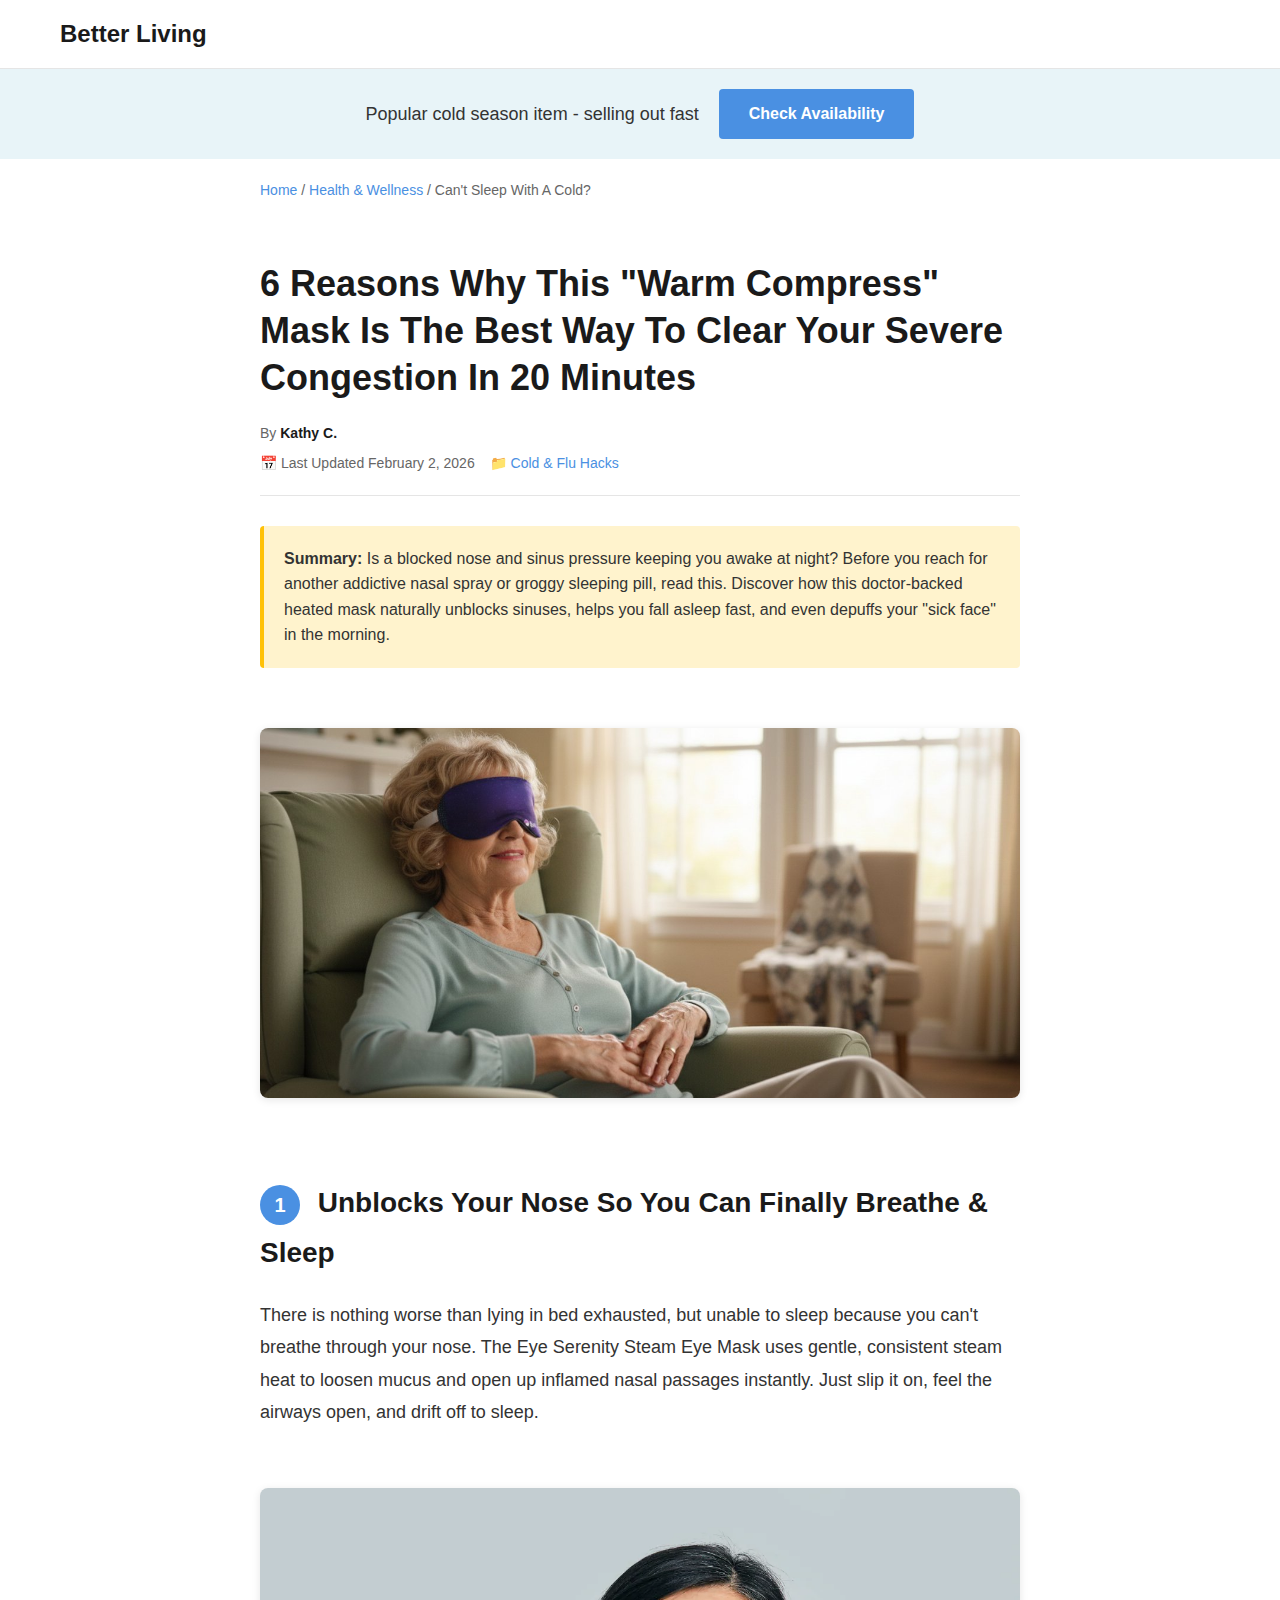
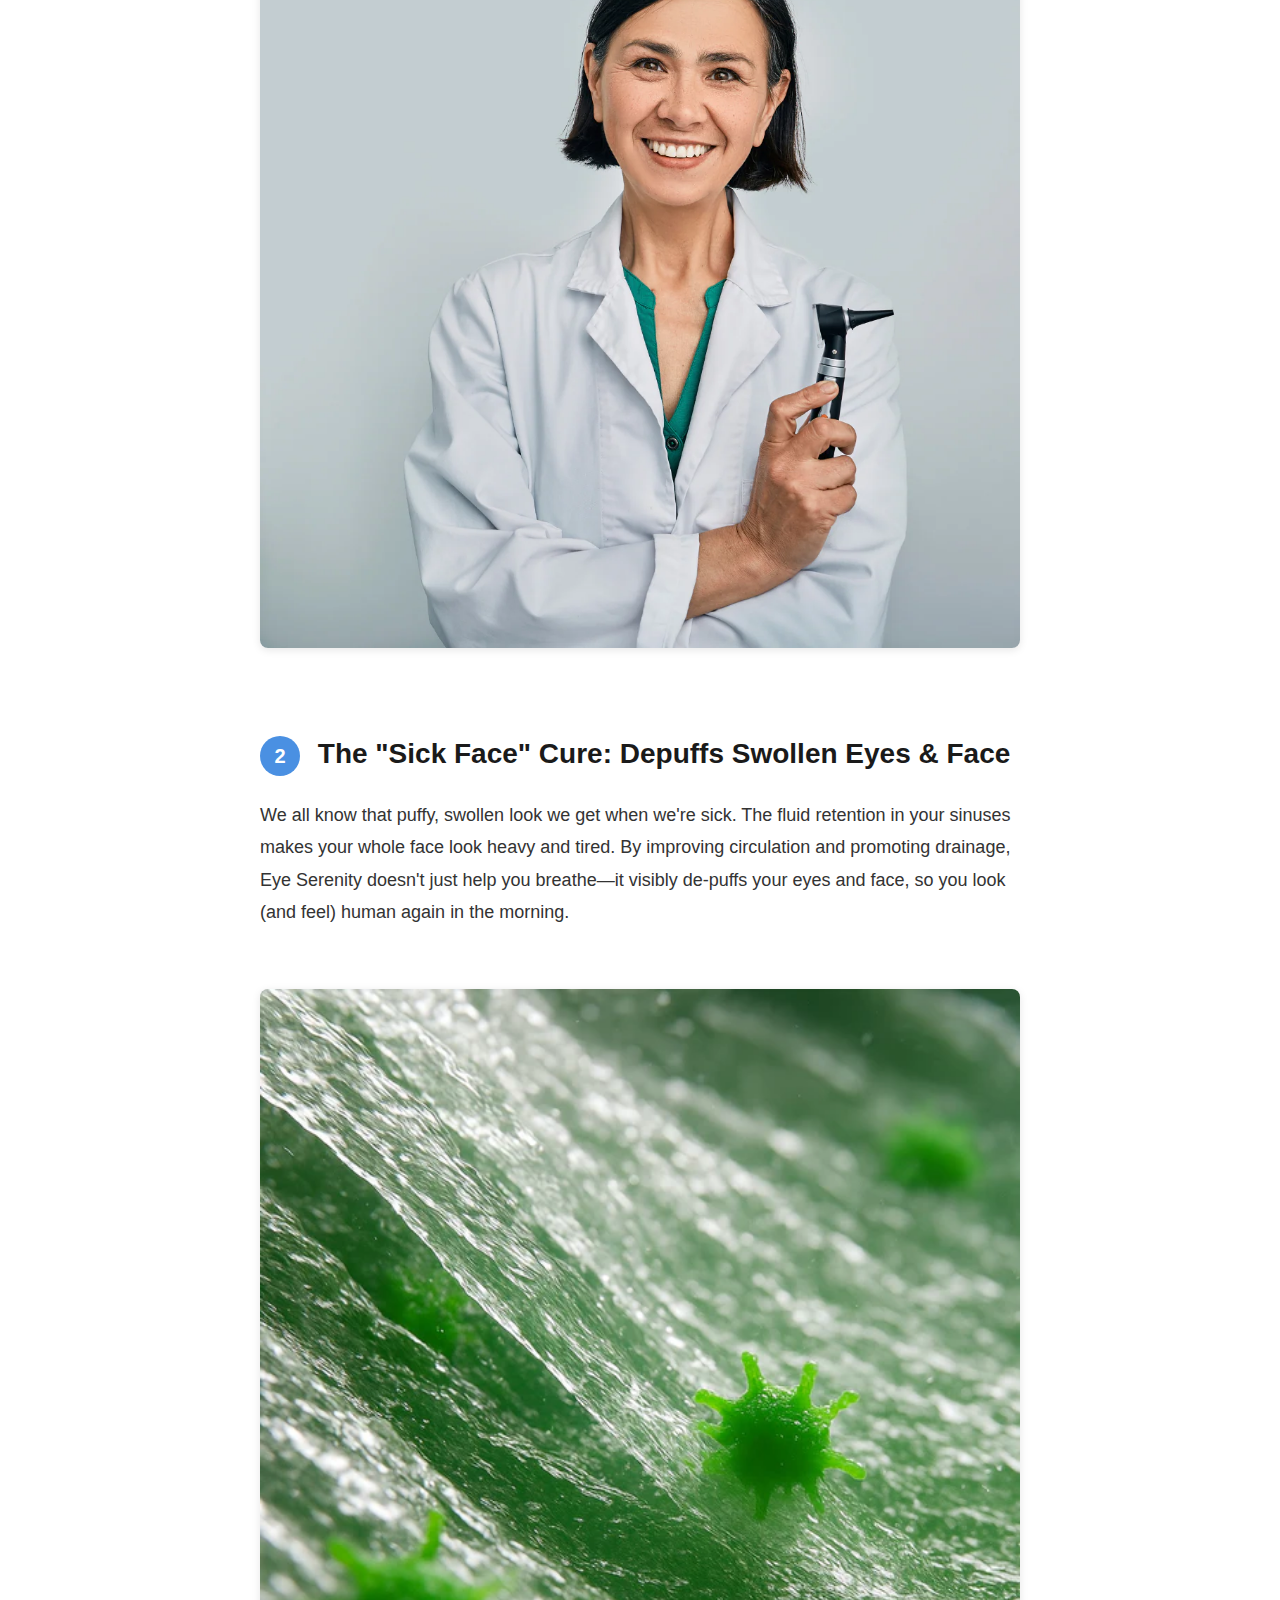
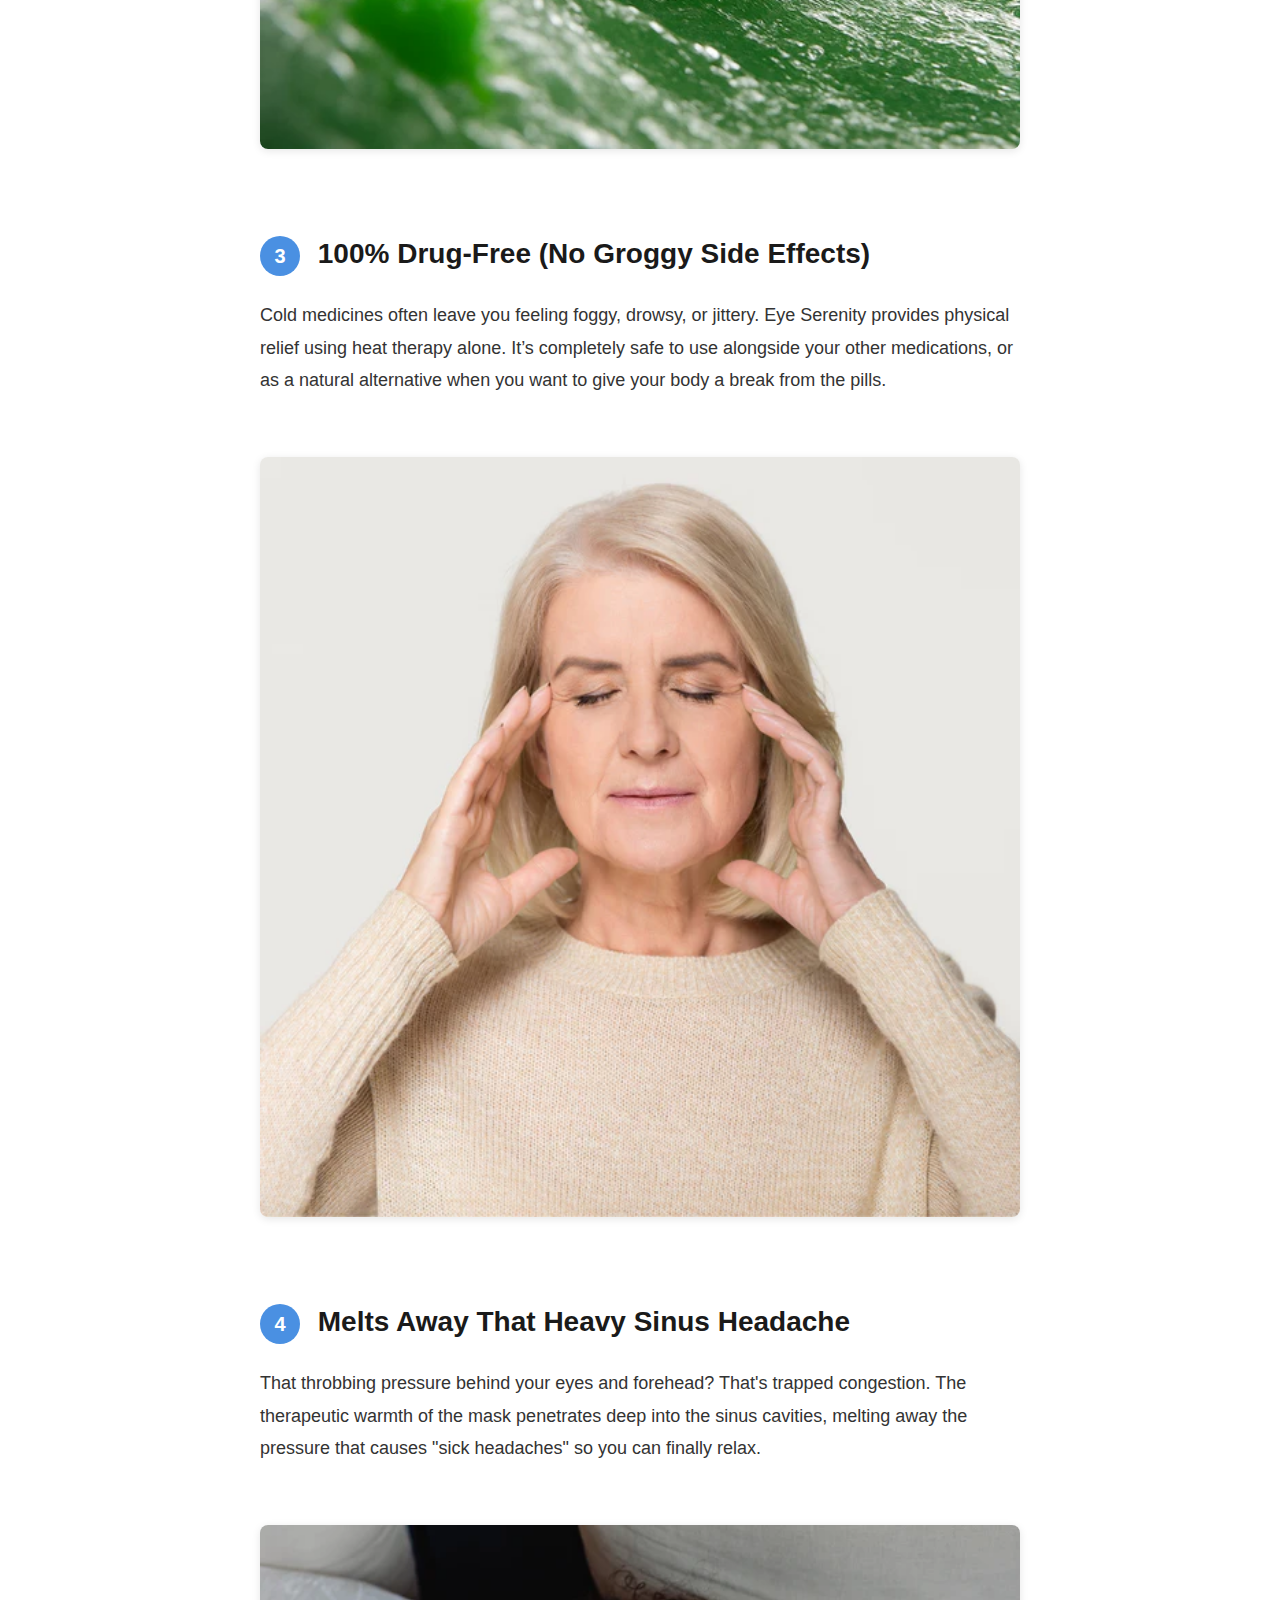
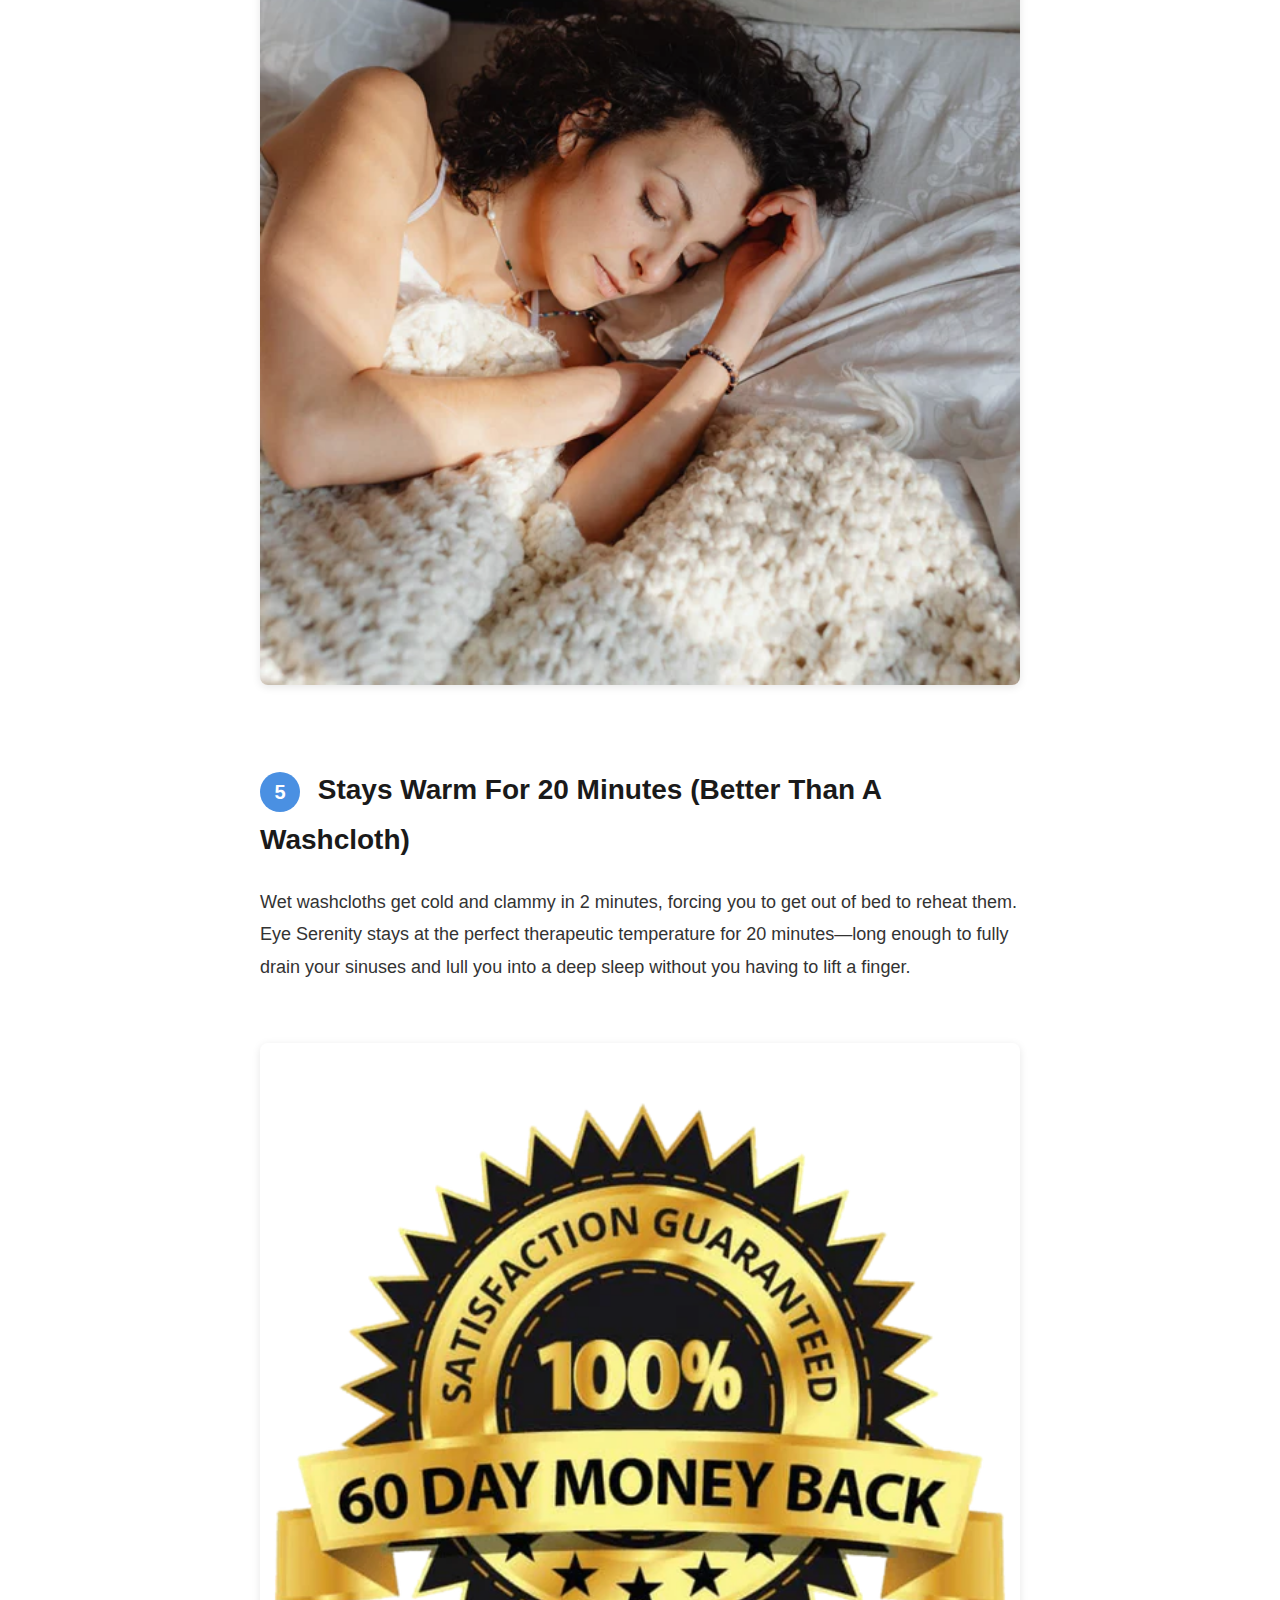
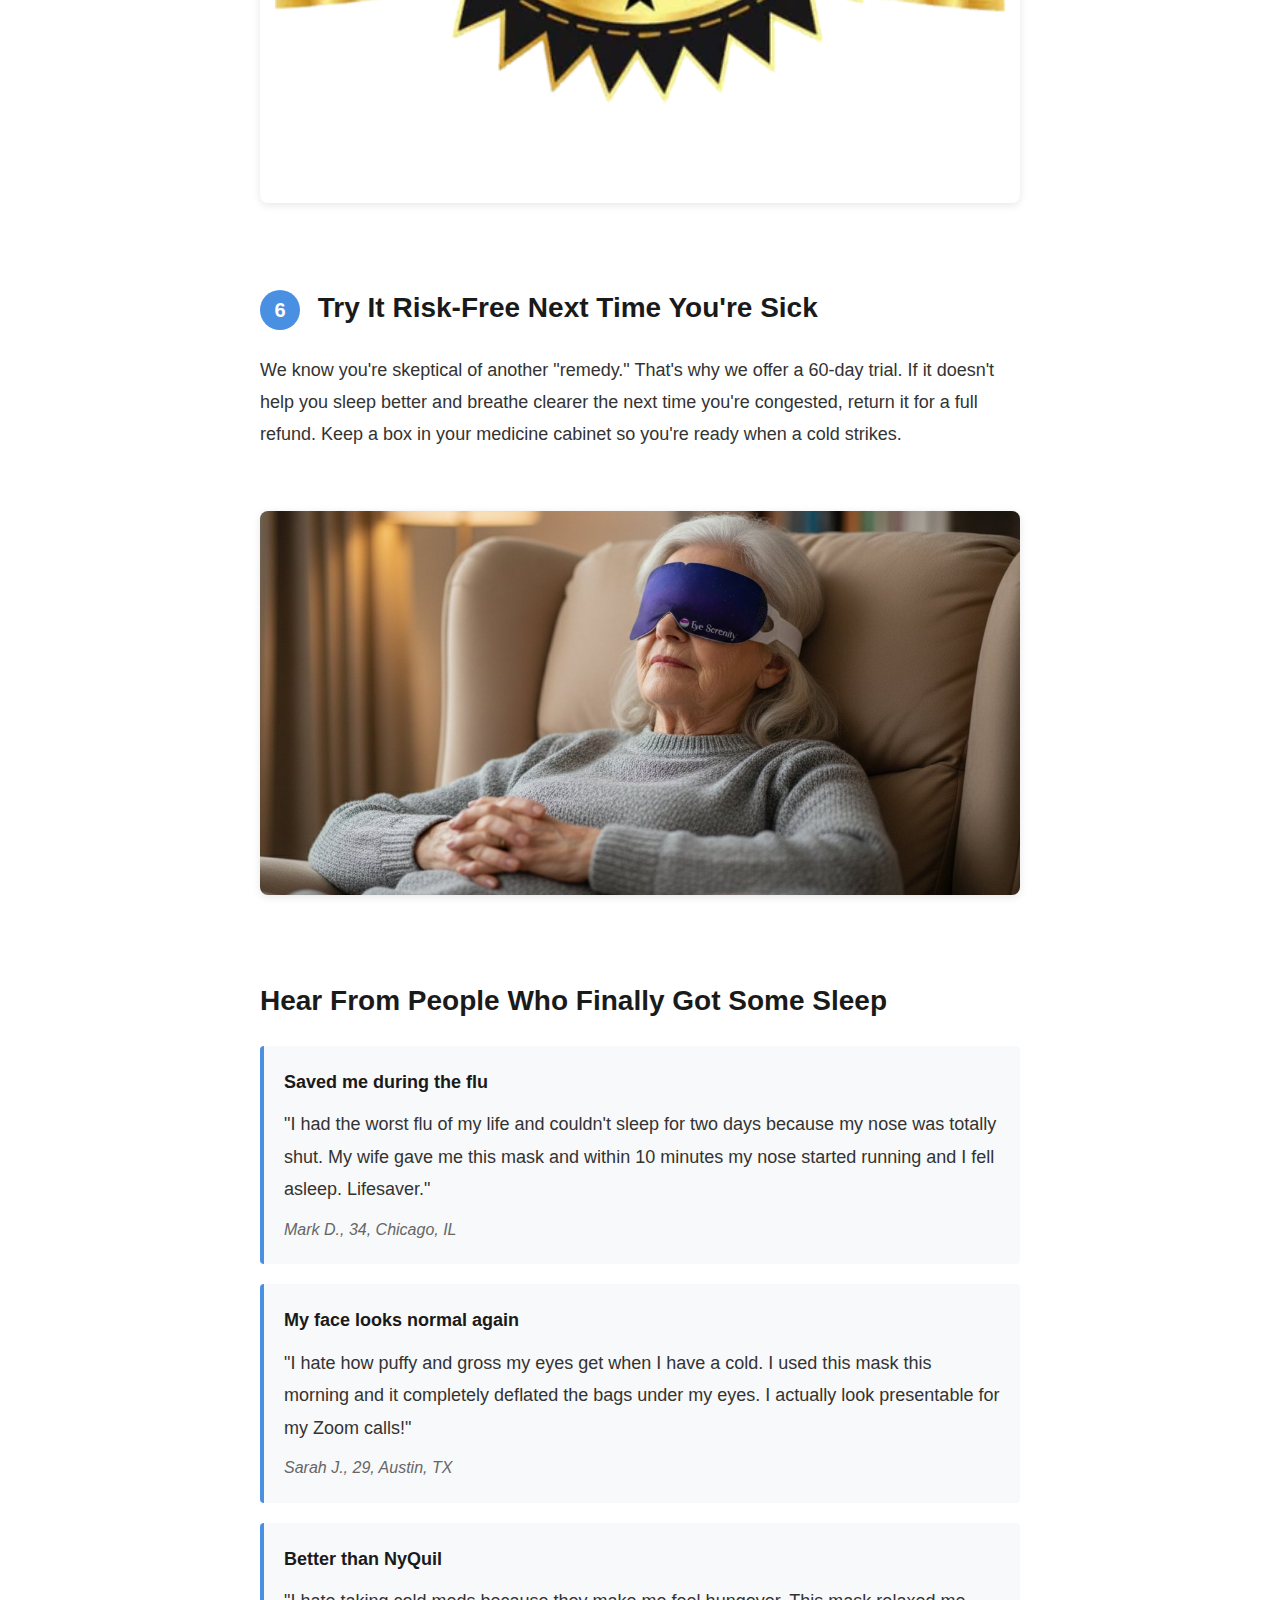
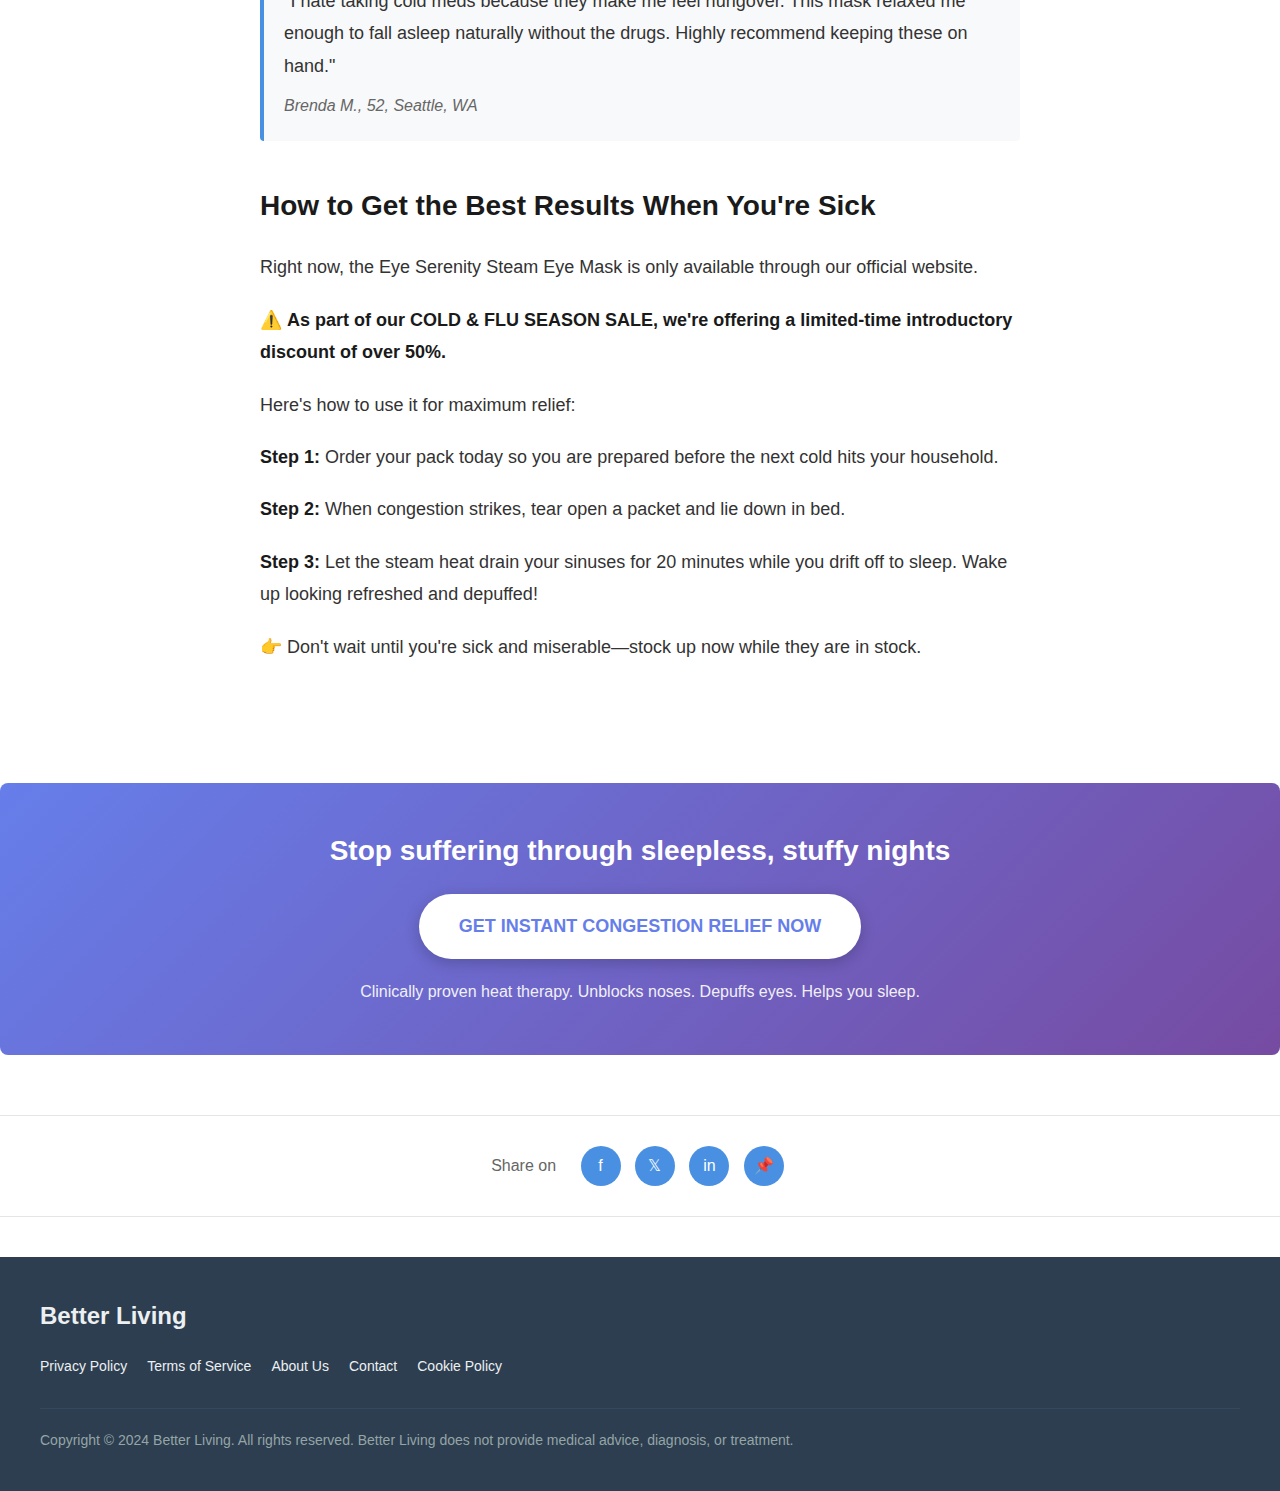
<file: congestion/index.html>
<!DOCTYPE html>
<html lang="en">
<head>
    <meta charset="UTF-8">
    <meta name="viewport" content="width=device-width, initial-scale=1.0">
    <title>Stuffy Nose Keeping You Up? Why You Need This Heated Mask To Sleep & Depuff | Better Living</title>
    
    <script>
    !function(f,b,e,v,n,t,s)
    {if(f.fbq)return;n=f.fbq=function(){n.callMethod?
    n.callMethod.apply(n,arguments):n.queue.push(arguments)};
    if(!f._fbq)f._fbq=n;n.push=n;n.loaded=!0;n.version='2.0';
    n.queue=[];t=b.createElement(e);t.async=!0;
    t.src=v;s=b.getElementsByTagName(e)[0];
    s.parentNode.insertBefore(t,s)}(window, document,'script',
    'https://connect.facebook.net/en_US/fbevents.js');
    fbq('init', '1229461699139457');
    fbq('track', 'PageView');
    </script>
    <noscript><img height="1" width="1" style="display:none"
    src="https://www.facebook.com/tr?id=1229461699139457&ev=PageView&noscript=1"
    /></noscript>
    <style>
        * {
            margin: 0;
            padding: 0;
            box-sizing: border-box;
        }
        
        body {
            font-family: -apple-system, BlinkMacSystemFont, 'Segoe UI', 'Roboto', 'Oxygen', 'Ubuntu', 'Cantarell', sans-serif;
            line-height: 1.6;
            color: #333;
            background: #fff;
        }
        
        /* Header */
        header {
            background: #fff;
            border-bottom: 1px solid #e5e5e5;
            padding: 15px 0;
            position: sticky;
            top: 0;
            z-index: 100;
        }
        
        .header-wrapper {
            max-width: 1200px;
            margin: 0 auto;
            padding: 0 20px;
            display: flex;
            justify-content: space-between;
            align-items: center;
        }
        
        .site-title {
            font-size: 24px;
            font-weight: 600;
            color: #1a1a1a;
            text-decoration: none;
        }
        
        /* Top Banner */
        .top-banner {
            background: #e8f4f8;
            color: #333;
            padding: 20px;
            text-align: center;
        }
        
        .banner-wrapper {
            max-width: 1200px;
            margin: 0 auto;
            display: flex;
            justify-content: center;
            align-items: center;
            gap: 20px;
            flex-wrap: wrap;
        }
        
        .top-banner p {
            margin: 0;
            font-size: 18px;
            font-weight: 500;
        }
        
        .banner-btn {
            background: #4a90e2;
            color: white;
            padding: 12px 30px;
            text-decoration: none;
            border-radius: 4px;
            font-weight: 600;
            white-space: nowrap;
            transition: all 0.3s;
        }
        
        .banner-btn:hover {
            background: #357abd;
        }
        
        /* Breadcrumb */
        .breadcrumb {
            max-width: 800px;
            margin: 20px auto;
            padding: 0 20px;
            font-size: 14px;
            color: #666;
        }
        
        .breadcrumb a {
            color: #4a90e2;
            text-decoration: none;
        }
        
        /* Main Article */
        .article-container {
            max-width: 800px;
            margin: 0 auto;
            padding: 40px 20px;
        }
        
        h1 {
            font-size: 36px;
            font-weight: 700;
            line-height: 1.3;
            margin-bottom: 20px;
            color: #1a1a1a;
        }
        
        .article-meta {
            margin-bottom: 30px;
            padding-bottom: 20px;
            border-bottom: 1px solid #e5e5e5;
        }
        
        .meta-author {
            font-size: 14px;
            color: #666;
            margin-bottom: 8px;
        }
        
        .author-name {
            font-weight: 600;
            color: #1a1a1a;
        }
        
        .meta-details {
            display: flex;
            gap: 15px;
            flex-wrap: wrap;
            font-size: 14px;
            color: #666;
        }
        
        .meta-item {
            display: flex;
            align-items: center;
            gap: 5px;
        }
        
        .category-link {
            color: #4a90e2;
            text-decoration: none;
            font-weight: 500;
        }
        
        /* Article Content */
        .article-content {
            font-size: 18px;
            line-height: 1.8;
        }
        
        .article-content p {
            margin-bottom: 20px;
        }
        
        .article-content h2 {
            font-size: 28px;
            font-weight: 700;
            margin: 40px 0 20px;
            color: #1a1a1a;
        }
        
        .article-content h3 {
            font-size: 22px;
            font-weight: 600;
            margin: 30px 0 15px;
            color: #2c3e50;
        }
        
        .article-content a {
            color: #4a90e2;
            text-decoration: none;
            font-weight: 500;
        }
        
        .article-content a:hover {
            text-decoration: underline;
        }
        
        .article-content strong {
            font-weight: 600;
            color: #1a1a1a;
        }
        
        .article-content ul,
        .article-content ol {
            margin: 20px 0 20px 30px;
        }
        
        .article-content li {
            margin-bottom: 10px;
        }
        
        .article-content em {
            font-style: italic;
            color: #555;
        }
        
        .benefit-image {
            width: 100%;
            height: auto;
            border-radius: 8px;
            margin: 30px 0;
            box-shadow: 0 2px 8px rgba(0,0,0,0.1);
        }
        
        .benefit-section {
            margin: 30px 0;
        }
        
        .benefit-number {
            display: inline-block;
            background: #4a90e2;
            color: white;
            width: 40px;
            height: 40px;
            line-height: 40px;
            text-align: center;
            border-radius: 50%;
            margin-right: 10px;
            font-size: 20px;
        }
        
        .update-banner {
            background: #fff3cd;
            border-left: 4px solid #ffc107;
            padding: 20px;
            margin: 30px 0;
            border-radius: 4px;
        }
        
        .update-banner p {
            margin: 0;
            font-size: 16px;
            line-height: 1.6;
        }
        
        .highlight-box {
            background: #f8f9fa;
            border-left: 4px solid #4a90e2;
            padding: 20px;
            margin: 20px 0;
            border-radius: 4px;
        }
        
        .highlight-box p {
            margin-bottom: 10px;
        }
        
        .highlight-box p:last-child {
            margin-bottom: 0;
        }
        
        .reviewer {
            font-style: italic;
            color: #666;
            font-size: 16px;
        }
        
        /* CTA Box */
        .cta-box {
            background: linear-gradient(135deg, #667eea 0%, #764ba2 100%);
            color: white;
            padding: 50px 30px;
            text-align: center;
            margin: 60px 0;
            border-radius: 8px;
        }
        
        .cta-heading {
            font-size: 28px;
            font-weight: 700;
            margin-bottom: 25px;
            line-height: 1.3;
        }
        
        .cta-btn {
            display: inline-block;
            background: white;
            color: #667eea;
            padding: 18px 40px;
            font-size: 18px;
            font-weight: 700;
            text-decoration: none;
            border-radius: 50px;
            transition: all 0.3s;
            box-shadow: 0 4px 15px rgba(0,0,0,0.2);
        }
        
        .cta-btn:hover {
            transform: translateY(-2px);
            box-shadow: 0 6px 20px rgba(0,0,0,0.3);
        }
        
        .cta-disclaimer {
            margin-top: 20px;
            font-size: 16px;
            opacity: 0.9;
        }
        
        /* Social Share */
        .social-share {
            text-align: center;
            padding: 30px 0;
            border-top: 1px solid #e5e5e5;
            border-bottom: 1px solid #e5e5e5;
            margin: 40px 0;
        }
        
        .social-share span {
            margin-right: 15px;
            color: #666;
            font-weight: 500;
        }
        
        .social-icon {
            display: inline-block;
            width: 40px;
            height: 40px;
            line-height: 40px;
            text-align: center;
            background: #4a90e2;
            color: white;
            border-radius: 50%;
            margin: 0 5px;
            text-decoration: none;
            transition: all 0.3s;
        }
        
        .social-icon:hover {
            background: #357abd;
            transform: translateY(-2px);
        }
        
        /* Footer */
        footer {
            background: #2c3e50;
            color: #ecf0f1;
            padding: 40px 20px;
        }
        
        .footer-wrapper {
            max-width: 1200px;
            margin: 0 auto;
        }
        
        .footer-logo {
            font-size: 24px;
            font-weight: 700;
            margin-bottom: 20px;
        }
        
        .footer-links {
            display: flex;
            flex-wrap: wrap;
            gap: 20px;
            margin-bottom: 30px;
        }
        
        .footer-links a {
            color: #ecf0f1;
            text-decoration: none;
            font-size: 14px;
            transition: color 0.3s;
        }
        
        .footer-links a:hover {
            color: #3498db;
        }
        
        .copyright {
            border-top: 1px solid #34495e;
            padding-top: 20px;
            font-size: 14px;
            color: #95a5a6;
        }
        
        /* Responsive */
        @media (max-width: 768px) {
            h1 {
                font-size: 28px;
            }
            
            .article-content {
                font-size: 16px;
            }
            
            .article-content h2 {
                font-size: 24px;
            }
            
            .cta-heading {
                font-size: 22px;
            }
            
            .cta-btn {
                font-size: 16px;
                padding: 15px 30px;
            }
            
            .banner-wrapper {
                flex-direction: column;
            }
        }
    </style>
</head>
<body>
    <header>
        <div class="header-wrapper">
            <a href="#" class="site-title">Better Living</a>
        </div>
    </header>

    <div class="top-banner">
        <div class="banner-wrapper">
            <p>Popular cold season item - selling out fast</p>
            <a href="https://go.atlascreative.org/cf/click/1" class="banner-btn">Check Availability</a>
        </div>
    </div>

    <article>
        <div class="breadcrumb">
            <a href="#">Home</a> / <a href="#" class="category-link">Health & Wellness</a> / Can't Sleep With A Cold?
        </div>

        <div class="article-container">
            <h1>6 Reasons Why This "Warm Compress" Mask Is The Best Way To Clear Your Severe Congestion In 20 Minutes</h1>

            <div class="article-meta">
                <div class="meta-author">
                    By <span class="author-name">Kathy C.</span>
                </div>
                <div class="meta-details">
                    <div class="meta-item">
                        <span>📅 Last Updated February 2, 2026</span>
                    </div>
                    <div class="meta-item">
                        <span>📁 <a href="#" class="category-link">Cold & Flu Hacks</a></span>
                    </div>
                </div>
            </div>

            <div class="update-banner">
                <p><strong>Summary:</strong> Is a blocked nose and sinus pressure keeping you awake at night? Before you reach for another addictive nasal spray or groggy sleeping pill, read this. Discover how this doctor-backed heated mask naturally unblocks sinuses, helps you fall asleep fast, and even depuffs your "sick face" in the morning.</p>
            </div>

            <div class="article-content">
                <a href="https://go.atlascreative.org/cf/click/1"><img src="assets/1.png" alt="Woman using Eye Serenity steam eye mask for cold relief" class="benefit-image"></a>
                
                <div class="benefit-section">
                    <h2><span class="benefit-number">1</span> Unblocks Your Nose So You Can Finally Breathe & Sleep</h2>

                    <p>There is nothing worse than lying in bed exhausted, but unable to sleep because you can't breathe through your nose. The Eye Serenity Steam Eye Mask uses gentle, consistent steam heat to loosen mucus and open up inflamed nasal passages instantly. Just slip it on, feel the airways open, and drift off to sleep.</p>
                </div>

                <a href="https://go.atlascreative.org/cf/click/1"><img src="assets/2.webp" alt="Depuffs swollen face and eyes" class="benefit-image"></a>

                <div class="benefit-section">
                    <h2><span class="benefit-number">2</span> The "Sick Face" Cure: Depuffs Swollen Eyes & Face</h2>

                    <p>We all know that puffy, swollen look we get when we're sick. The fluid retention in your sinuses makes your whole face look heavy and tired. By improving circulation and promoting drainage, Eye Serenity doesn't just help you breathe—it visibly de-puffs your eyes and face, so you look (and feel) human again in the morning.</p>
                </div>

                <a href="https://go.atlascreative.org/cf/click/1"><img src="assets/3.webp" alt="Natural relief without medicine" class="benefit-image"></a>

                <div class="benefit-section">
                    <h2><span class="benefit-number">3</span> 100% Drug-Free (No Groggy Side Effects)</h2>

                    <p>Cold medicines often leave you feeling foggy, drowsy, or jittery. Eye Serenity provides physical relief using heat therapy alone. It’s completely safe to use alongside your other medications, or as a natural alternative when you want to give your body a break from the pills.</p>
                </div>

                <a href="https://go.atlascreative.org/cf/click/1"><img src="assets/4.webp" alt="Relief from sinus pressure headaches" class="benefit-image"></a>

                <div class="benefit-section">
                    <h2><span class="benefit-number">4</span> Melts Away That Heavy Sinus Headache</h2>

                    <p>That throbbing pressure behind your eyes and forehead? That's trapped congestion. The therapeutic warmth of the mask penetrates deep into the sinus cavities, melting away the pressure that causes "sick headaches" so you can finally relax.</p>
                </div>

                <a href="https://go.atlascreative.org/cf/click/1"><img src="assets/5.webp" alt="Better sleep with Eye Serenity" class="benefit-image"></a>

                <div class="benefit-section">
                    <h2><span class="benefit-number">5</span> Stays Warm For 20 Minutes (Better Than A Washcloth)</h2>

                    <p>Wet washcloths get cold and clammy in 2 minutes, forcing you to get out of bed to reheat them. Eye Serenity stays at the perfect therapeutic temperature for 20 minutes—long enough to fully drain your sinuses and lull you into a deep sleep without you having to lift a finger.</p>
                </div>

                <a href="https://go.atlascreative.org/cf/click/1"><img src="assets/6.webp" alt="Money back guarantee" class="benefit-image"></a>

                <div class="benefit-section">
                    <h2><span class="benefit-number">6</span> Try It Risk-Free Next Time You're Sick</h2>

                    <p>We know you're skeptical of another "remedy." That's why we offer a 60-day trial. If it doesn't help you sleep better and breathe clearer the next time you're congested, return it for a full refund. Keep a box in your medicine cabinet so you're ready when a cold strikes.</p>
                </div>

                <a href="https://go.atlascreative.org/cf/click/1"><img src="assets/7.png" alt="Eye Serenity users testimonials" class="benefit-image"></a>

                <h2>Hear From People Who Finally Got Some Sleep</h2>

                <div class="highlight-box">
                    <p><strong>Saved me during the flu</strong></p>
                    <p>"I had the worst flu of my life and couldn't sleep for two days because my nose was totally shut. My wife gave me this mask and within 10 minutes my nose started running and I fell asleep. Lifesaver."</p>
                    <p class="reviewer">Mark D., 34, Chicago, IL</p>
                </div>

                <div class="highlight-box">
                    <p><strong>My face looks normal again</strong></p>
                    <p>"I hate how puffy and gross my eyes get when I have a cold. I used this mask this morning and it completely deflated the bags under my eyes. I actually look presentable for my Zoom calls!"</p>
                    <p class="reviewer">Sarah J., 29, Austin, TX</p>
                </div>

                <div class="highlight-box">
                    <p><strong>Better than NyQuil</strong></p>
                    <p>"I hate taking cold meds because they make me feel hungover. This mask relaxed me enough to fall asleep naturally without the drugs. Highly recommend keeping these on hand."</p>
                    <p class="reviewer">Brenda M., 52, Seattle, WA</p>
                </div>

                <h2>How to Get the Best Results When You're Sick</h2>

                <p>Right now, the Eye Serenity Steam Eye Mask is only available through our official website.</p>

                <p>⚠️ <strong>As part of our COLD & FLU SEASON SALE, we're offering a limited-time introductory discount of over 50%.</strong></p>

                <p>Here's how to use it for maximum relief:</p>

                <p><strong>Step 1:</strong> Order your pack today so you are prepared before the next cold hits your household.</p>

                <p><strong>Step 2:</strong> When congestion strikes, tear open a packet and lie down in bed.</p>

                <p><strong>Step 3:</strong> Let the steam heat drain your sinuses for 20 minutes while you drift off to sleep. Wake up looking refreshed and depuffed!</p>

                <p>👉 Don't wait until you're sick and miserable—stock up now while they are in stock.</p>
            </div>
        </div>

        <div class="cta-box">
            <div class="cta-heading">Stop suffering through sleepless, stuffy nights</div>
            <a href="https://go.atlascreative.org/cf/click/1" class="cta-btn">GET INSTANT CONGESTION RELIEF NOW</a>
            <div class="cta-disclaimer">Clinically proven heat therapy. Unblocks noses. Depuffs eyes. Helps you sleep.</div>
        </div>

        <div class="social-share">
            <span>Share on</span>
            <a href="#" class="social-icon">f</a>
            <a href="#" class="social-icon">𝕏</a>
            <a href="#" class="social-icon">in</a>
            <a href="#" class="social-icon">📌</a>
        </div>
    </article>

    <footer>
        <div class="footer-wrapper">
            <div class="footer-logo">Better Living</div>
            
            <div class="footer-links">
                <a href="#">Privacy Policy</a>
                <a href="#">Terms of Service</a>
                <a href="#">About Us</a>
                <a href="#">Contact</a>
                <a href="#">Cookie Policy</a>
            </div>
            
            <div class="copyright">
                <div>
                    <p>Copyright © 2024 Better Living. All rights reserved. Better Living does not provide medical advice, diagnosis, or treatment.</p>
                </div>
            </div>
        </div>
    </footer>
</body>
</html>
</file>
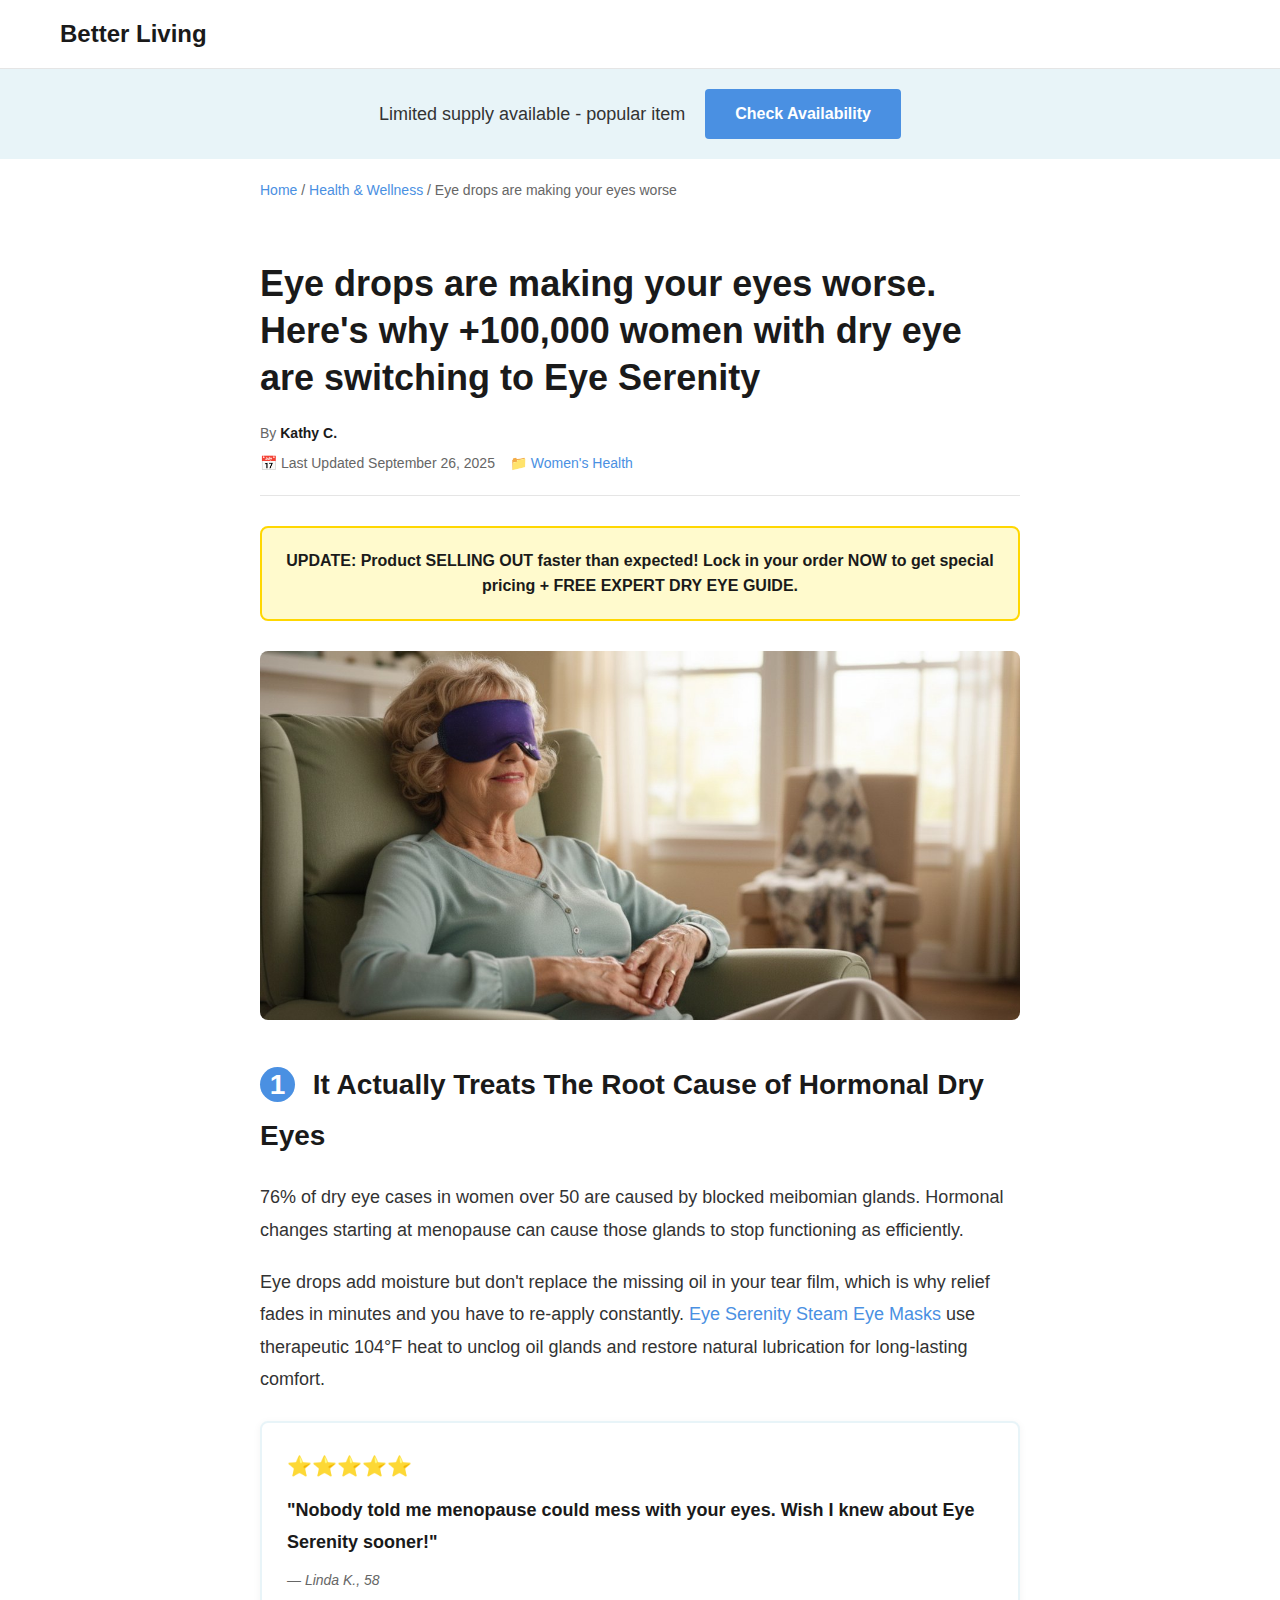
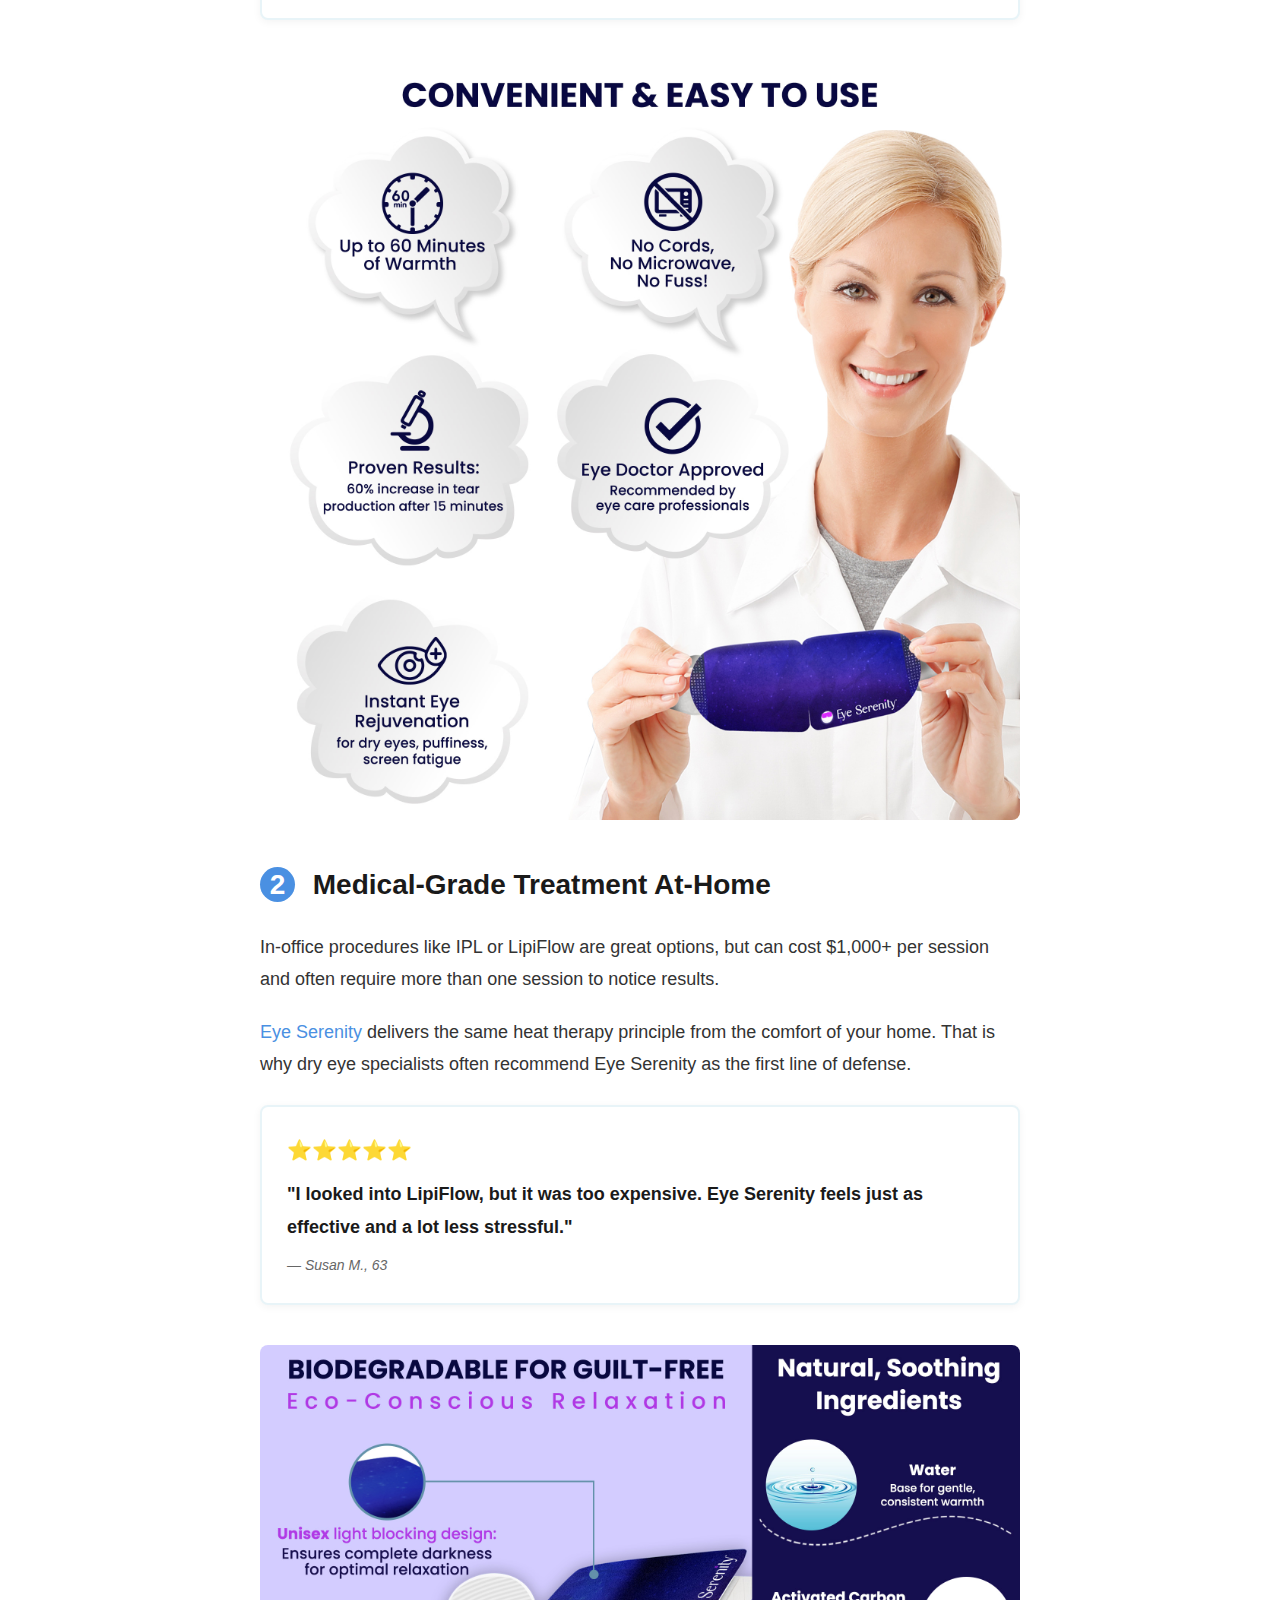
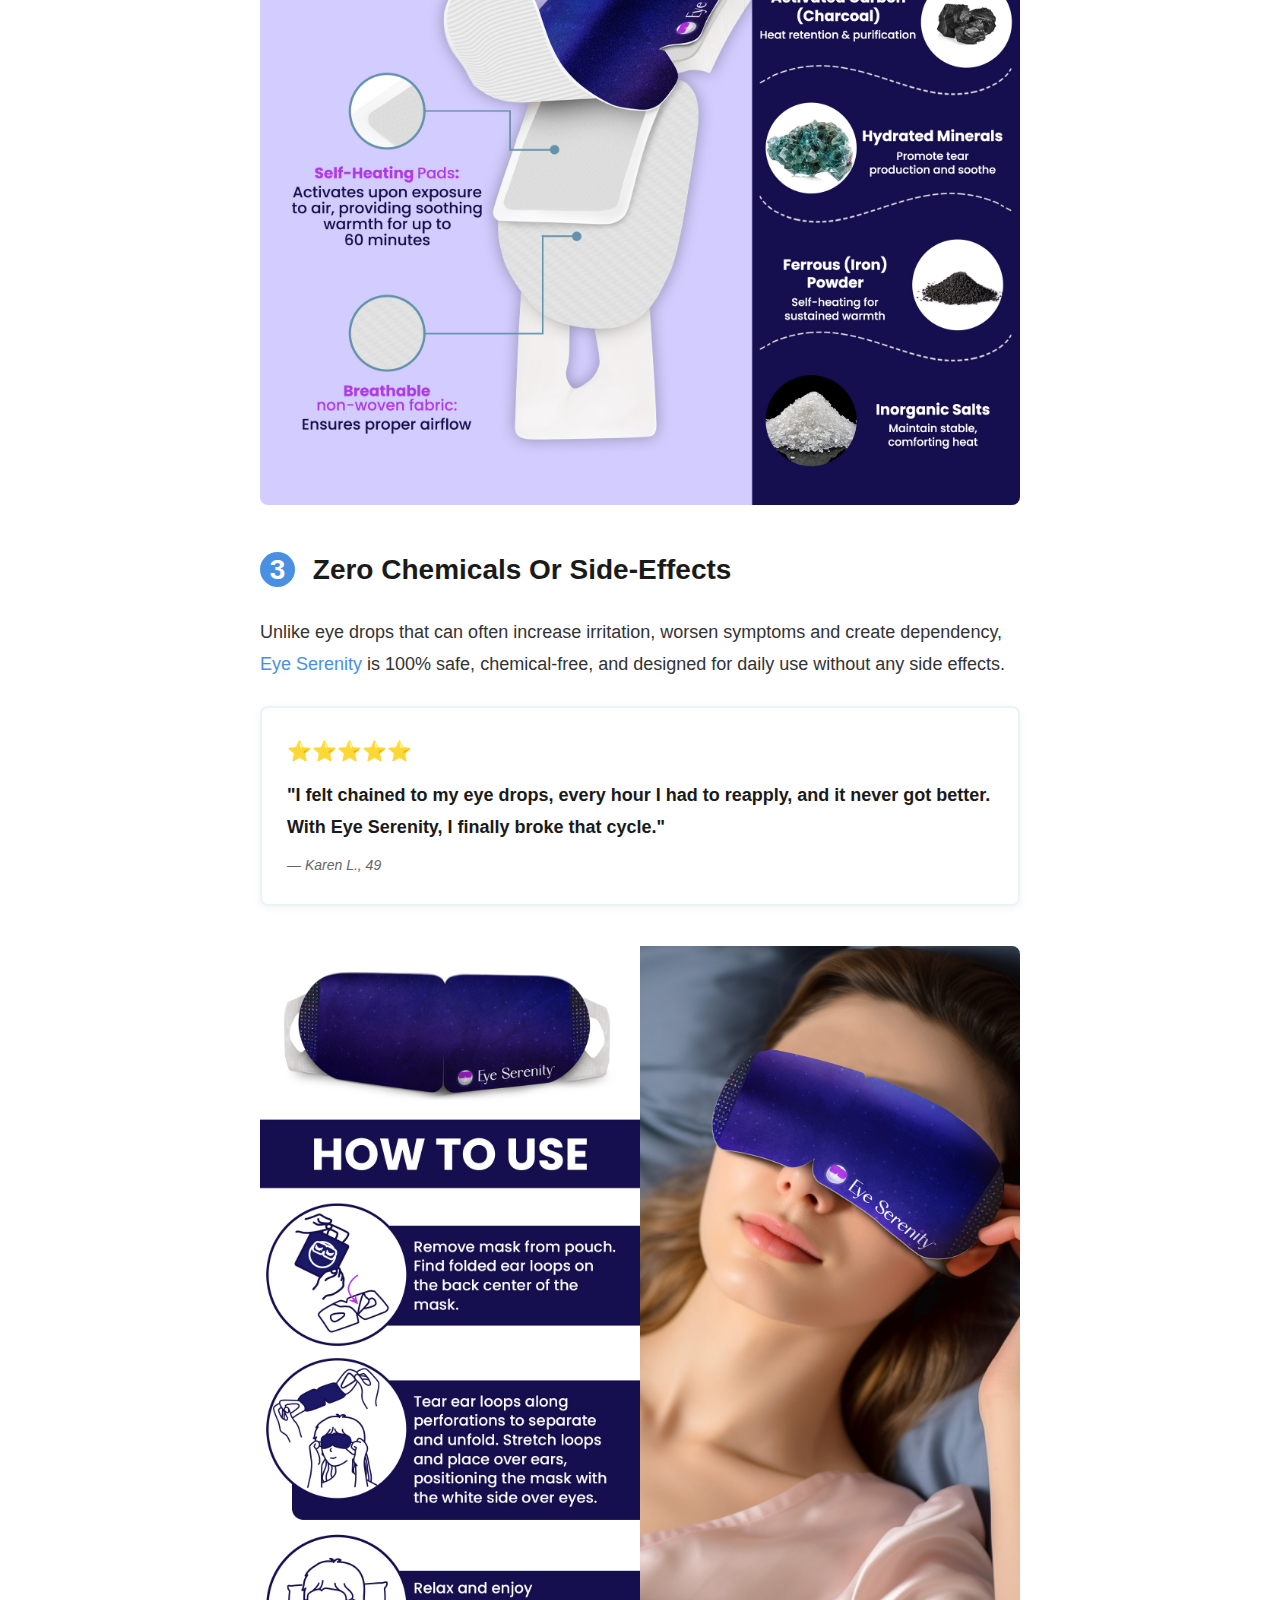
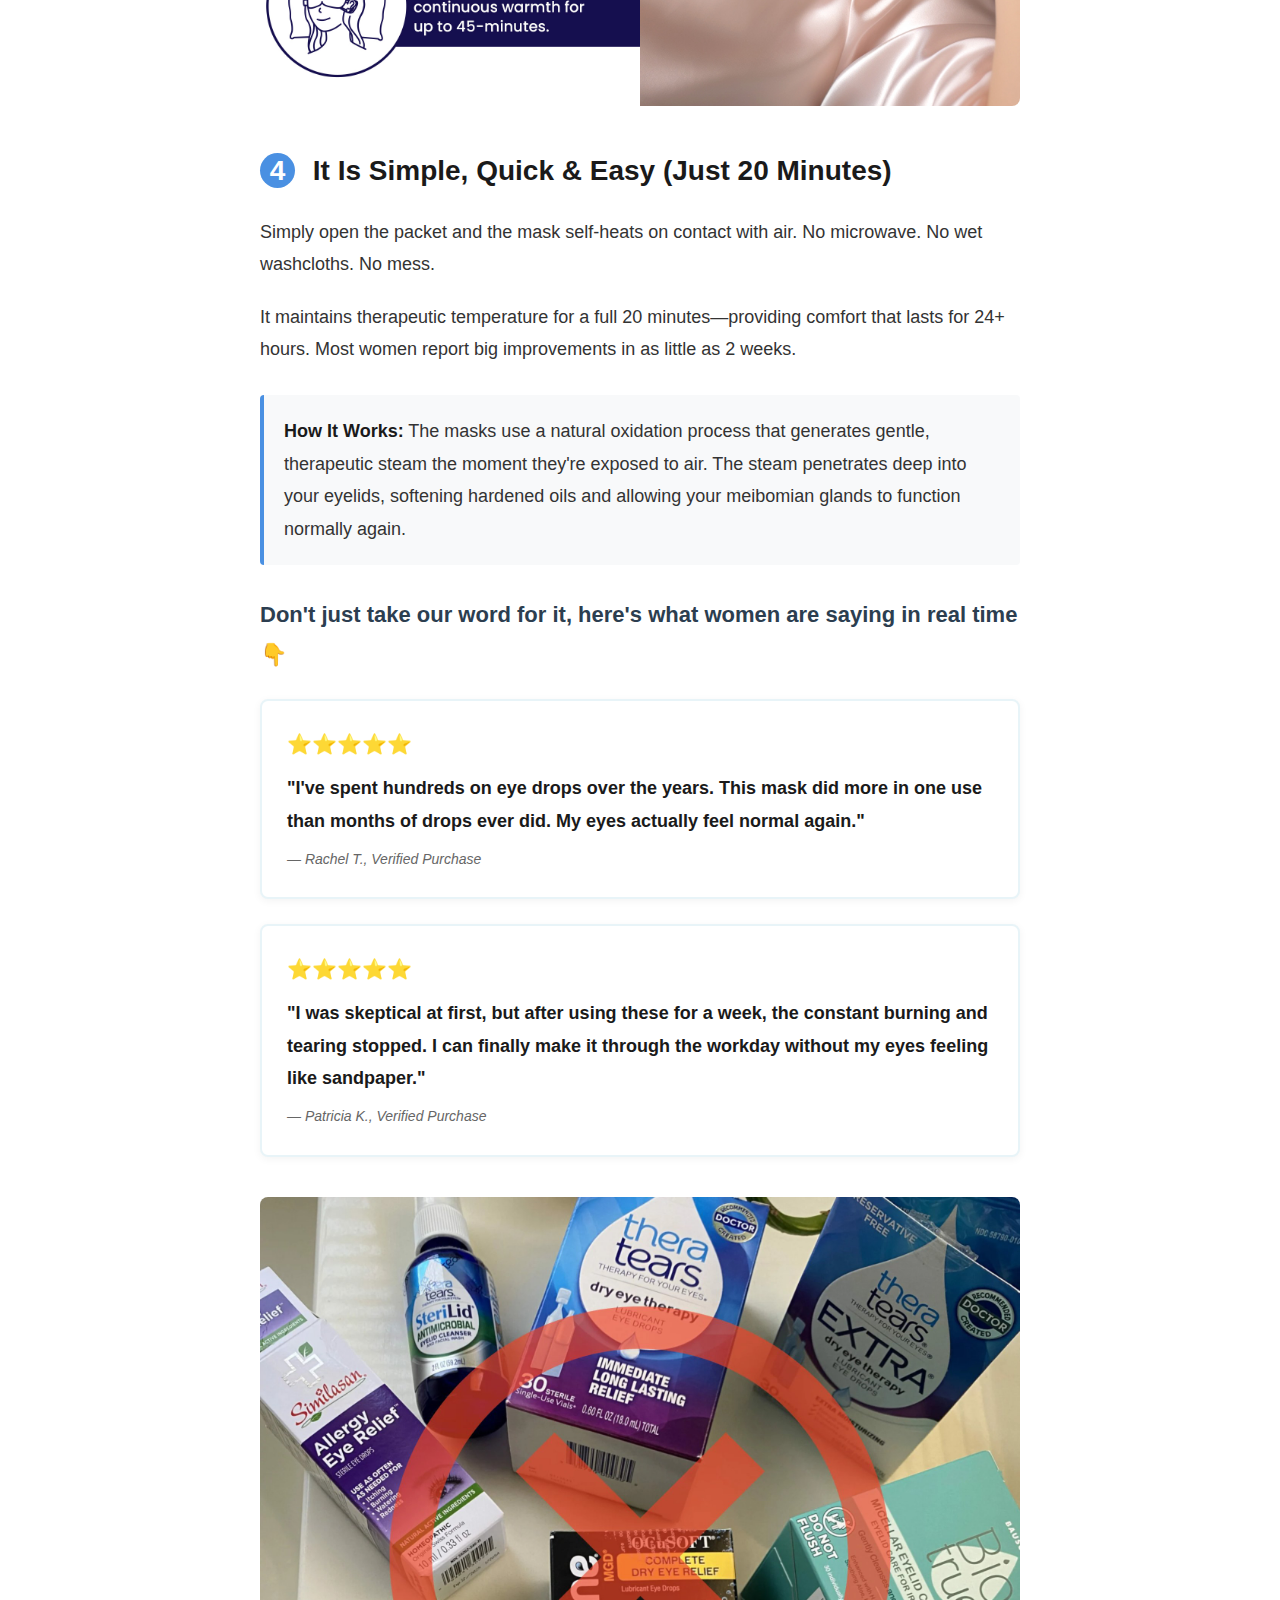
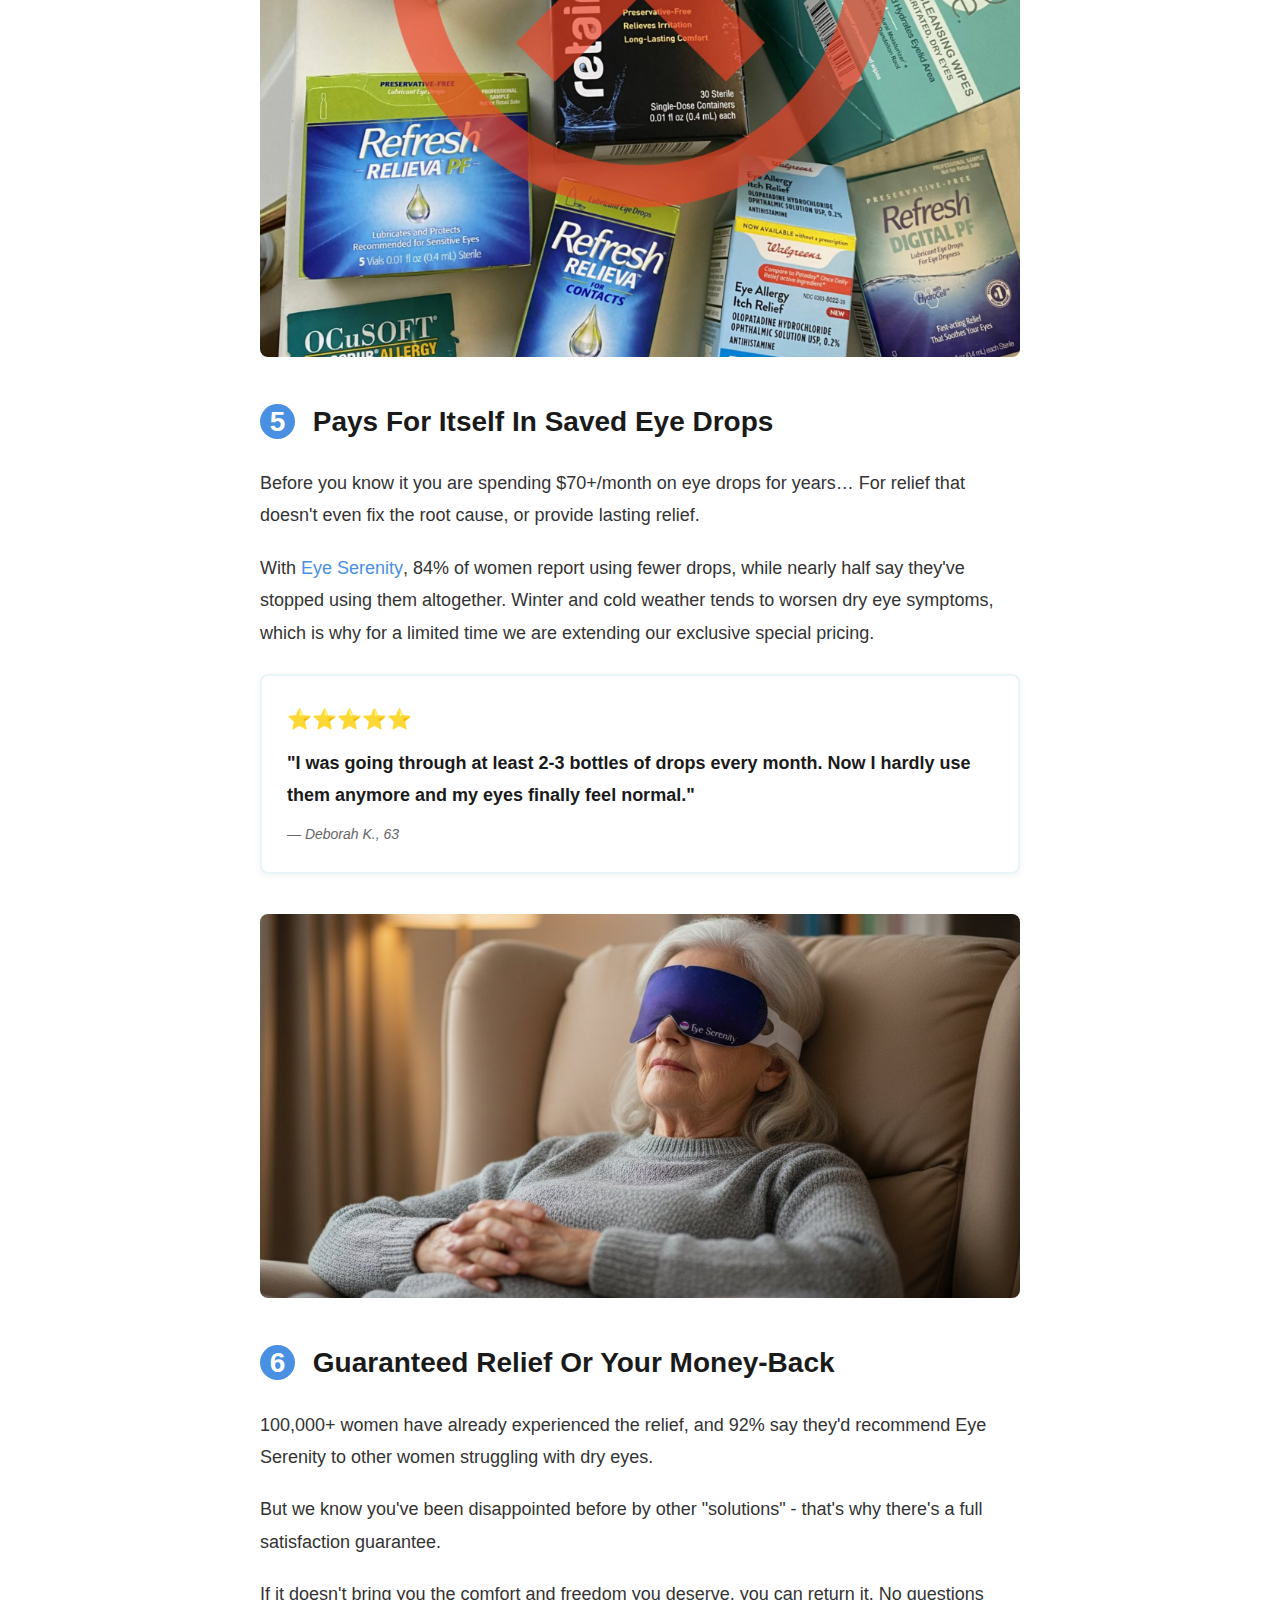
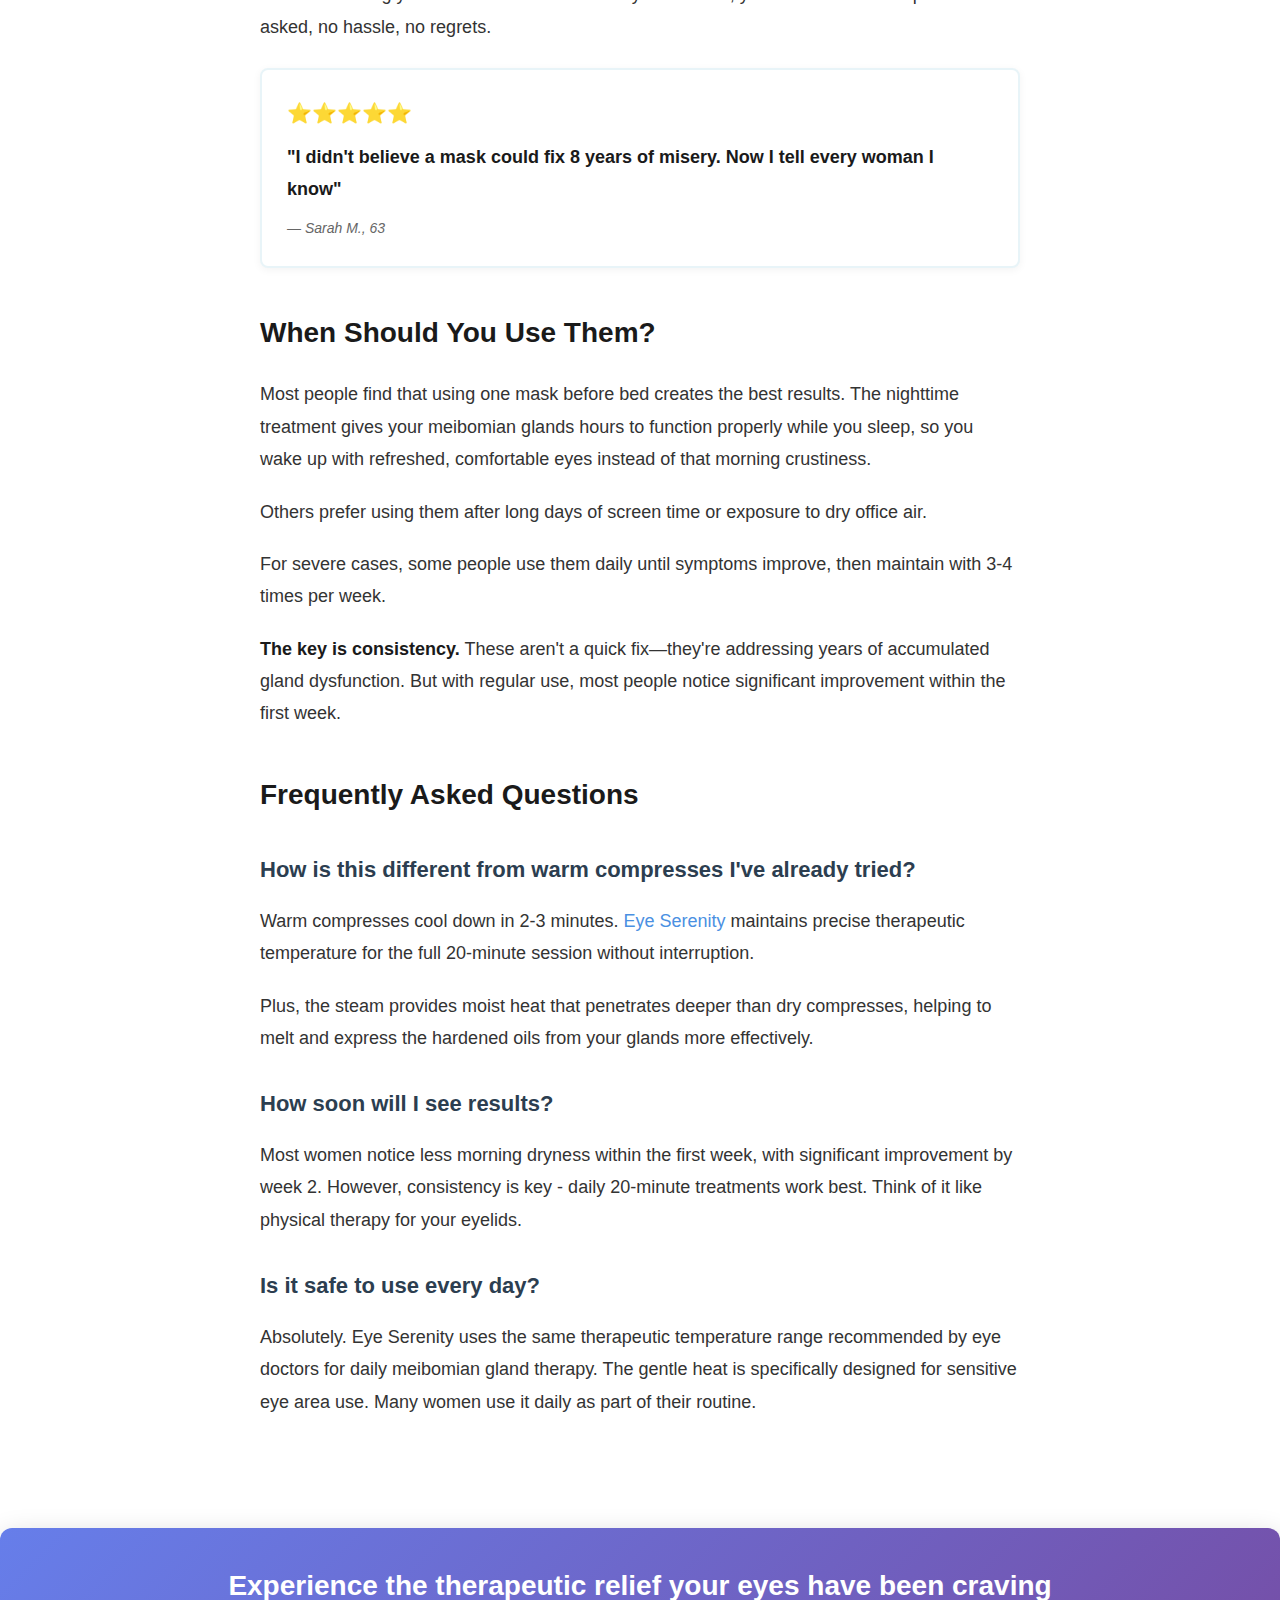
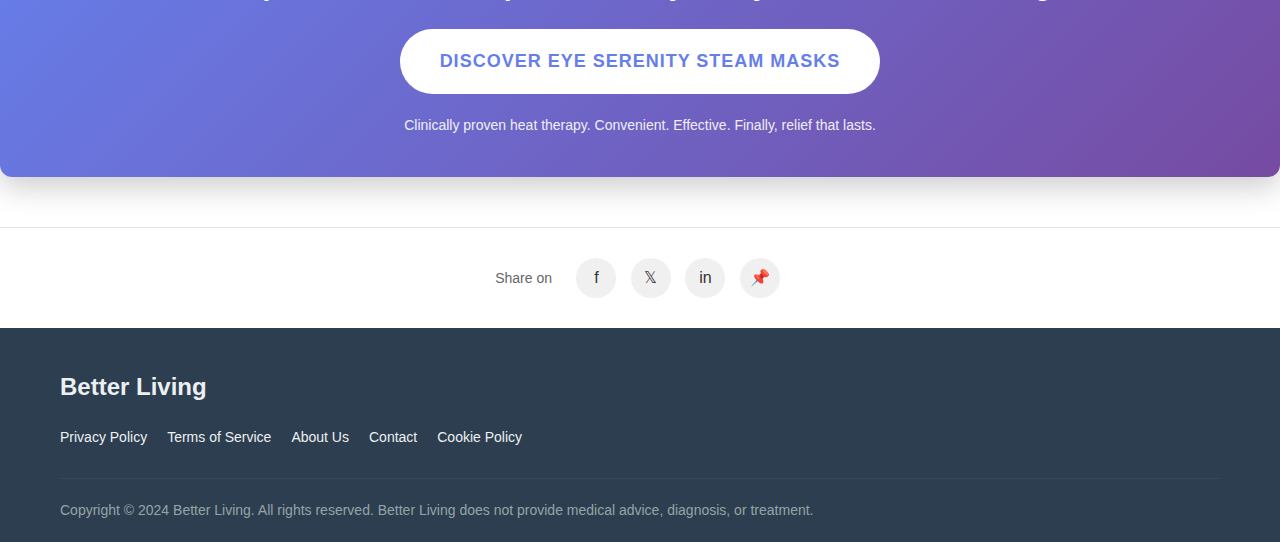
<file: eyedrops/index.html>
<!DOCTYPE html>
<html lang="en">
<head>
    <meta charset="UTF-8">
    <meta name="viewport" content="width=device-width, initial-scale=1.0">
    <title>Eye drops are making your eyes worse. Here's why | Better Living</title>
    
    <script>
    !function(f,b,e,v,n,t,s)
    {if(f.fbq)return;n=f.fbq=function(){n.callMethod?
    n.callMethod.apply(n,arguments):n.queue.push(arguments)};
    if(!f._fbq)f._fbq=n;n.push=n;n.loaded=!0;n.version='2.0';
    n.queue=[];t=b.createElement(e);t.async=!0;
    t.src=v;s=b.getElementsByTagName(e)[0];
    s.parentNode.insertBefore(t,s)}(window, document,'script',
    'https://connect.facebook.net/en_US/fbevents.js');
    fbq('init', '1229461699139457');
    fbq('track', 'PageView');
    </script>
    <noscript><img height="1" width="1" style="display:none"
    src="https://www.facebook.com/tr?id=1229461699139457&ev=PageView&noscript=1"
    /></noscript>
    <style>
        * {
            margin: 0;
            padding: 0;
            box-sizing: border-box;
        }
        
        body {
            font-family: -apple-system, BlinkMacSystemFont, 'Segoe UI', 'Roboto', 'Oxygen', 'Ubuntu', 'Cantarell', sans-serif;
            line-height: 1.6;
            color: #333;
            background: #fff;
        }
        
        /* Header */
        header {
            background: #fff;
            border-bottom: 1px solid #e5e5e5;
            padding: 15px 0;
            position: sticky;
            top: 0;
            z-index: 100;
        }
        
        .header-wrapper {
            max-width: 1200px;
            margin: 0 auto;
            padding: 0 20px;
            display: flex;
            justify-content: space-between;
            align-items: center;
        }
        
        .site-title {
            font-size: 24px;
            font-weight: 600;
            color: #1a1a1a;
            text-decoration: none;
        }
        
        /* Top Banner */
        .top-banner {
            background: #e8f4f8;
            color: #333;
            padding: 20px;
            text-align: center;
        }
        
        .banner-wrapper {
            max-width: 1200px;
            margin: 0 auto;
            display: flex;
            justify-content: center;
            align-items: center;
            gap: 20px;
            flex-wrap: wrap;
        }
        
        .top-banner p {
            margin: 0;
            font-size: 18px;
            font-weight: 500;
        }
        
        .banner-btn {
            background: #4a90e2;
            color: white;
            padding: 12px 30px;
            text-decoration: none;
            border-radius: 4px;
            font-weight: 600;
            white-space: nowrap;
            transition: all 0.3s;
        }
        
        .banner-btn:hover {
            background: #357abd;
        }
        
        /* Breadcrumb */
        .breadcrumb {
            max-width: 800px;
            margin: 20px auto;
            padding: 0 20px;
            font-size: 14px;
            color: #666;
        }
        
        .breadcrumb a {
            color: #4a90e2;
            text-decoration: none;
        }
        
        /* Main Article */
        .article-container {
            max-width: 800px;
            margin: 0 auto;
            padding: 40px 20px;
        }
        
        h1 {
            font-size: 36px;
            font-weight: 700;
            line-height: 1.3;
            margin-bottom: 20px;
            color: #1a1a1a;
        }
        
        .article-meta {
            margin-bottom: 30px;
            padding-bottom: 20px;
            border-bottom: 1px solid #e5e5e5;
        }
        
        .meta-author {
            font-size: 14px;
            color: #666;
            margin-bottom: 8px;
        }
        
        .author-name {
            font-weight: 600;
            color: #1a1a1a;
        }
        
        .meta-details {
            display: flex;
            gap: 15px;
            flex-wrap: wrap;
            font-size: 14px;
            color: #666;
        }
        
        .meta-item {
            display: flex;
            align-items: center;
            gap: 5px;
        }
        
        .category-link {
            color: #4a90e2;
            text-decoration: none;
            font-weight: 500;
        }
        
        /* Article Content */
        .article-content {
            font-size: 18px;
            line-height: 1.8;
        }
        
        .article-content p {
            margin-bottom: 20px;
        }
        
        .article-content h2 {
            font-size: 28px;
            font-weight: 700;
            margin: 40px 0 20px;
            color: #1a1a1a;
        }
        
        .article-content h3 {
            font-size: 22px;
            font-weight: 600;
            margin: 30px 0 15px;
            color: #2c3e50;
        }
        
        .article-content a {
            color: #4a90e2;
            text-decoration: none;
            font-weight: 500;
        }
        
        .article-content a:hover {
            text-decoration: underline;
        }
        
        .article-content strong {
            font-weight: 600;
            color: #1a1a1a;
        }
        
        .article-content ul,
        .article-content ol {
            margin: 20px 0 20px 30px;
        }
        
        .article-content li {
            margin-bottom: 10px;
        }
        
        .article-content em {
            font-style: italic;
            color: #555;
        }
        
        /* Info Box */
        .info-box {
            background: #f8f9fa;
            border-left: 4px solid #4a90e2;
            padding: 20px;
            margin: 30px 0;
            border-radius: 4px;
        }
        
        .info-box p {
            margin-bottom: 10px;
        }
        
        .info-box p:last-child {
            margin-bottom: 0;
        }
        
        /* Highlight/Review Box */
        .highlight-box {
            background: #fff;
            border: 2px solid #e8f4f8;
            padding: 25px;
            margin: 25px 0;
            border-radius: 8px;
            box-shadow: 0 2px 8px rgba(0,0,0,0.05);
        }
        
        .highlight-box p {
            margin-bottom: 0;
        }
        
        .highlight-box .stars {
            color: #ffc107;
            font-size: 20px;
            margin-bottom: 10px;
        }
        
        .highlight-box .reviewer {
            font-size: 14px;
            color: #666;
            font-style: italic;
            margin-top: 10px;
        }
        
        /* Update Banner */
        .update-banner {
            background: #fffacd;
            border: 2px solid #ffd700;
            padding: 20px;
            margin: 30px 0;
            border-radius: 8px;
            text-align: center;
        }
        
        .update-banner p {
            margin: 0;
            font-weight: 600;
            color: #1a1a1a;
        }
        
        /* Numbered Benefits */
        .benefit-section {
            margin: 40px 0;
        }
        
        .benefit-image {
            width: 100%;
            height: auto;
            border-radius: 8px;
            margin: 30px 0 20px 0;
            display: block;
            transition: transform 0.3s;
        }
        
        .benefit-image:hover {
            transform: scale(1.02);
        }
        
        .benefit-number {
            display: inline-block;
            background: #4a90e2;
            color: white;
            width: 35px;
            height: 35px;
            line-height: 35px;
            text-align: center;
            border-radius: 50%;
            font-weight: 700;
            margin-right: 10px;
        }
        
        /* CTA Box */
        .cta-box {
            background: linear-gradient(135deg, #667eea 0%, #764ba2 100%);
            color: white;
            padding: 40px;
            margin: 50px 0;
            border-radius: 12px;
            text-align: center;
            box-shadow: 0 10px 30px rgba(0,0,0,0.2);
        }
        
        .cta-heading {
            font-size: 28px;
            font-weight: 700;
            margin-bottom: 25px;
            line-height: 1.3;
        }
        
        .cta-btn {
            display: inline-block;
            background: white;
            color: #667eea;
            padding: 18px 40px;
            text-decoration: none;
            border-radius: 50px;
            font-weight: 700;
            font-size: 18px;
            transition: all 0.3s;
            text-transform: uppercase;
            letter-spacing: 1px;
        }
        
        .cta-btn:hover {
            transform: translateY(-2px);
            box-shadow: 0 8px 20px rgba(0,0,0,0.2);
        }
        
        .cta-disclaimer {
            margin-top: 20px;
            font-size: 14px;
            opacity: 0.9;
        }
        
        /* Social Share */
        .social-share {
            text-align: center;
            padding: 30px 0;
            border-top: 1px solid #e5e5e5;
            margin-top: 50px;
        }
        
        .social-share span {
            margin-right: 15px;
            color: #666;
            font-size: 14px;
        }
        
        .social-icon {
            display: inline-block;
            width: 40px;
            height: 40px;
            line-height: 40px;
            text-align: center;
            background: #f0f0f0;
            color: #333;
            text-decoration: none;
            border-radius: 50%;
            margin: 0 5px;
            transition: all 0.3s;
        }
        
        .social-icon:hover {
            background: #4a90e2;
            color: white;
        }
        
        /* Footer */
        footer {
            background: #2c3e50;
            color: #ecf0f1;
            padding: 40px 0 20px;
        }
        
        .footer-wrapper {
            max-width: 1200px;
            margin: 0 auto;
            padding: 0 20px;
        }
        
        .footer-logo {
            font-size: 24px;
            font-weight: 700;
            margin-bottom: 20px;
        }
        
        .footer-links {
            display: flex;
            flex-wrap: wrap;
            gap: 20px;
            margin-bottom: 30px;
        }
        
        .footer-links a {
            color: #ecf0f1;
            text-decoration: none;
            font-size: 14px;
            transition: color 0.3s;
        }
        
        .footer-links a:hover {
            color: #3498db;
        }
        
        .copyright {
            border-top: 1px solid #34495e;
            padding-top: 20px;
            font-size: 14px;
            color: #95a5a6;
        }
        
        /* Responsive */
        @media (max-width: 768px) {
            h1 {
                font-size: 28px;
            }
            
            .article-content {
                font-size: 16px;
            }
            
            .article-content h2 {
                font-size: 24px;
            }
            
            .cta-heading {
                font-size: 22px;
            }
            
            .cta-btn {
                font-size: 16px;
                padding: 15px 30px;
            }
            
            .banner-wrapper {
                flex-direction: column;
            }
        }
    </style>
</head>
<body>
    <header>
        <div class="header-wrapper">
            <a href="#" class="site-title">Better Living</a>
        </div>
    </header>

    <div class="top-banner">
        <div class="banner-wrapper">
            <p>Limited supply available - popular item</p>
            <a href="https://go.atlascreative.org/cf/click/1" class="banner-btn">Check Availability</a>
        </div>
    </div>

    <article>
        <div class="breadcrumb">
            <a href="#">Home</a> / <a href="#" class="category-link">Health & Wellness</a> / Eye drops are making your eyes worse
        </div>

        <div class="article-container">
            <h1>Eye drops are making your eyes worse. Here's why +100,000 women with dry eye are switching to Eye Serenity</h1>

            <div class="article-meta">
                <div class="meta-author">
                    By <span class="author-name">Kathy C.</span>
                </div>
                <div class="meta-details">
                    <div class="meta-item">
                        <span>📅 Last Updated September 26, 2025</span>
                    </div>
                    <div class="meta-item">
                        <span>📁 <a href="#" class="category-link">Women's Health</a></span>
                    </div>
                </div>
            </div>

            <div class="update-banner">
                <p>UPDATE: Product SELLING OUT faster than expected! Lock in your order NOW to get special pricing + FREE EXPERT DRY EYE GUIDE.</p>
            </div>

            <div class="article-content">
                <a href="https://go.atlascreative.org/cf/click/1"><img src="assets/1.png" alt="Woman using Eye Serenity steam eye mask" class="benefit-image"></a>
                
                <div class="benefit-section">
                    <h2><span class="benefit-number">1</span> It Actually Treats The Root Cause of Hormonal Dry Eyes</h2>

                    <p>76% of dry eye cases in women over 50 are caused by blocked meibomian glands. Hormonal changes starting at menopause can cause those glands to stop functioning as efficiently.</p>

                    <p>Eye drops add moisture but don't replace the missing oil in your tear film, which is why relief fades in minutes and you have to re-apply constantly. <strong><a href="https://go.atlascreative.org/cf/click/1">Eye Serenity Steam Eye Masks</a></strong> use therapeutic 104°F heat to unclog oil glands and restore natural lubrication for long-lasting comfort.</p>

                    <div class="highlight-box">
                        <div class="stars">⭐⭐⭐⭐⭐</div>
                        <p><strong>"Nobody told me menopause could mess with your eyes. Wish I knew about Eye Serenity sooner!"</strong></p>
                        <p class="reviewer">— Linda K., 58</p>
                    </div>
                </div>

                <a href="https://go.atlascreative.org/cf/click/1"><img src="assets/2.jpg" alt="Eye Serenity features and benefits" class="benefit-image"></a>

                <div class="benefit-section">
                    <h2><span class="benefit-number">2</span> Medical-Grade Treatment At-Home</h2>

                    <p>In-office procedures like IPL or LipiFlow are great options, but can cost $1,000+ per session and often require more than one session to notice results.</p>

                    <p><a href="https://go.atlascreative.org/cf/click/1">Eye Serenity</a> delivers the same heat therapy principle from the comfort of your home. That is why dry eye specialists often recommend Eye Serenity as the first line of defense.</p>

                    <div class="highlight-box">
                        <div class="stars">⭐⭐⭐⭐⭐</div>
                        <p><strong>"I looked into LipiFlow, but it was too expensive. Eye Serenity feels just as effective and a lot less stressful."</strong></p>
                        <p class="reviewer">— Susan M., 63</p>
                    </div>
                </div>

                <a href="https://go.atlascreative.org/cf/click/1"><img src="assets/3.jpg" alt="Eye Serenity natural ingredients" class="benefit-image"></a>

                <div class="benefit-section">
                    <h2><span class="benefit-number">3</span> Zero Chemicals Or Side-Effects</h2>

                    <p>Unlike eye drops that can often increase irritation, worsen symptoms and create dependency, <a href="https://go.atlascreative.org/cf/click/1">Eye Serenity</a> is 100% safe, chemical-free, and designed for daily use without any side effects.</p>

                    <div class="highlight-box">
                        <div class="stars">⭐⭐⭐⭐⭐</div>
                        <p><strong>"I felt chained to my eye drops, every hour I had to reapply, and it never got better. With Eye Serenity, I finally broke that cycle."</strong></p>
                        <p class="reviewer">— Karen L., 49</p>
                    </div>
                </div>

                <a href="https://go.atlascreative.org/cf/click/1"><img src="assets/4.jpg" alt="How to use Eye Serenity" class="benefit-image"></a>

                <div class="benefit-section">
                    <h2><span class="benefit-number">4</span> It Is Simple, Quick & Easy (Just 20 Minutes)</h2>

                    <p>Simply open the packet and the mask self-heats on contact with air. No microwave. No wet washcloths. No mess.</p>

                    <p>It maintains therapeutic temperature for a full 20 minutes—providing comfort that lasts for 24+ hours. Most women report big improvements in as little as 2 weeks.</p>

                    <div class="info-box">
                        <p><strong>How It Works:</strong> The masks use a natural oxidation process that generates gentle, therapeutic steam the moment they're exposed to air. The steam penetrates deep into your eyelids, softening hardened oils and allowing your meibomian glands to function normally again.</p>
                    </div>

                    <h3>Don't just take our word for it, here's what women are saying in real time 👇</h3>

                    <div class="highlight-box">
                        <div class="stars">⭐⭐⭐⭐⭐</div>
                        <p><strong>"I've spent hundreds on eye drops over the years. This mask did more in one use than months of drops ever did. My eyes actually feel normal again."</strong></p>
                        <p class="reviewer">— Rachel T., Verified Purchase</p>
                    </div>

                    <div class="highlight-box">
                        <div class="stars">⭐⭐⭐⭐⭐</div>
                        <p><strong>"I was skeptical at first, but after using these for a week, the constant burning and tearing stopped. I can finally make it through the workday without my eyes feeling like sandpaper."</strong></p>
                        <p class="reviewer">— Patricia K., Verified Purchase</p>
                    </div>
                </div>

                <a href="https://go.atlascreative.org/cf/click/1"><img src="assets/5.webp" alt="Say no to eye drops" class="benefit-image"></a>

                <div class="benefit-section">
                    <h2><span class="benefit-number">5</span> Pays For Itself In Saved Eye Drops</h2>

                    <p>Before you know it you are spending $70+/month on eye drops for years… For relief that doesn't even fix the root cause, or provide lasting relief.</p>

                    <p>With <a href="https://go.atlascreative.org/cf/click/1">Eye Serenity</a>, 84% of women report using fewer drops, while nearly half say they've stopped using them altogether. Winter and cold weather tends to worsen dry eye symptoms, which is why for a limited time we are extending our exclusive special pricing.</p>

                    <div class="highlight-box">
                        <div class="stars">⭐⭐⭐⭐⭐</div>
                        <p><strong>"I was going through at least 2-3 bottles of drops every month. Now I hardly use them anymore and my eyes finally feel normal."</strong></p>
                        <p class="reviewer">— Deborah K., 63</p>
                    </div>
                </div>

                <a href="https://go.atlascreative.org/cf/click/1"><img src="assets/6.png" alt="Woman relaxing with Eye Serenity" class="benefit-image"></a>

                <div class="benefit-section">
                    <h2><span class="benefit-number">6</span> Guaranteed Relief Or Your Money-Back</h2>

                    <p>100,000+ women have already experienced the relief, and 92% say they'd recommend Eye Serenity to other women struggling with dry eyes.</p>

                    <p>But we know you've been disappointed before by other "solutions" - that's why there's a full satisfaction guarantee.</p>

                    <p>If it doesn't bring you the comfort and freedom you deserve, you can return it. No questions asked, no hassle, no regrets.</p>

                    <div class="highlight-box">
                        <div class="stars">⭐⭐⭐⭐⭐</div>
                        <p><strong>"I didn't believe a mask could fix 8 years of misery. Now I tell every woman I know"</strong></p>
                        <p class="reviewer">— Sarah M., 63</p>
                    </div>
                </div>

                <h2>When Should You Use Them?</h2>

                <p>Most people find that using one mask before bed creates the best results. The nighttime treatment gives your meibomian glands hours to function properly while you sleep, so you wake up with refreshed, comfortable eyes instead of that morning crustiness.</p>

                <p>Others prefer using them after long days of screen time or exposure to dry office air.</p>

                <p>For severe cases, some people use them daily until symptoms improve, then maintain with 3-4 times per week.</p>

                <p><strong>The key is consistency.</strong> These aren't a quick fix—they're addressing years of accumulated gland dysfunction. But with regular use, most people notice significant improvement within the first week.</p>

                <h2>Frequently Asked Questions</h2>

                <h3>How is this different from warm compresses I've already tried?</h3>

                <p>Warm compresses cool down in 2-3 minutes. <a href="https://go.atlascreative.org/cf/click/1">Eye Serenity</a> maintains precise therapeutic temperature for the full 20-minute session without interruption.</p>

                <p>Plus, the steam provides moist heat that penetrates deeper than dry compresses, helping to melt and express the hardened oils from your glands more effectively.</p>

                <h3>How soon will I see results?</h3>

                <p>Most women notice less morning dryness within the first week, with significant improvement by week 2. However, consistency is key - daily 20-minute treatments work best. Think of it like physical therapy for your eyelids.</p>

                <h3>Is it safe to use every day?</h3>

                <p>Absolutely. Eye Serenity uses the same therapeutic temperature range recommended by eye doctors for daily meibomian gland therapy. The gentle heat is specifically designed for sensitive eye area use. Many women use it daily as part of their routine.</p>
            </div>
        </div>

        <div class="cta-box">
            <div class="cta-heading">Experience the therapeutic relief your eyes have been craving</div>
            <a href="https://go.atlascreative.org/cf/click/1" class="cta-btn">DISCOVER EYE SERENITY STEAM MASKS</a>
            <div class="cta-disclaimer">Clinically proven heat therapy. Convenient. Effective. Finally, relief that lasts.</div>
        </div>

        <div class="social-share">
            <span>Share on</span>
            <a href="#" class="social-icon">f</a>
            <a href="#" class="social-icon">𝕏</a>
            <a href="#" class="social-icon">in</a>
            <a href="#" class="social-icon">📌</a>
        </div>
    </article>

    <footer>
        <div class="footer-wrapper">
            <div class="footer-logo">Better Living</div>
            
            <div class="footer-links">
                <a href="#">Privacy Policy</a>
                <a href="#">Terms of Service</a>
                <a href="#">About Us</a>
                <a href="#">Contact</a>
                <a href="#">Cookie Policy</a>
            </div>
            
            <div class="copyright">
                <div>
                    <p>Copyright © 2024 Better Living. All rights reserved. Better Living does not provide medical advice, diagnosis, or treatment.</p>
                </div>
            </div>
        </div>
    </footer>
</body>
</html>
</file>
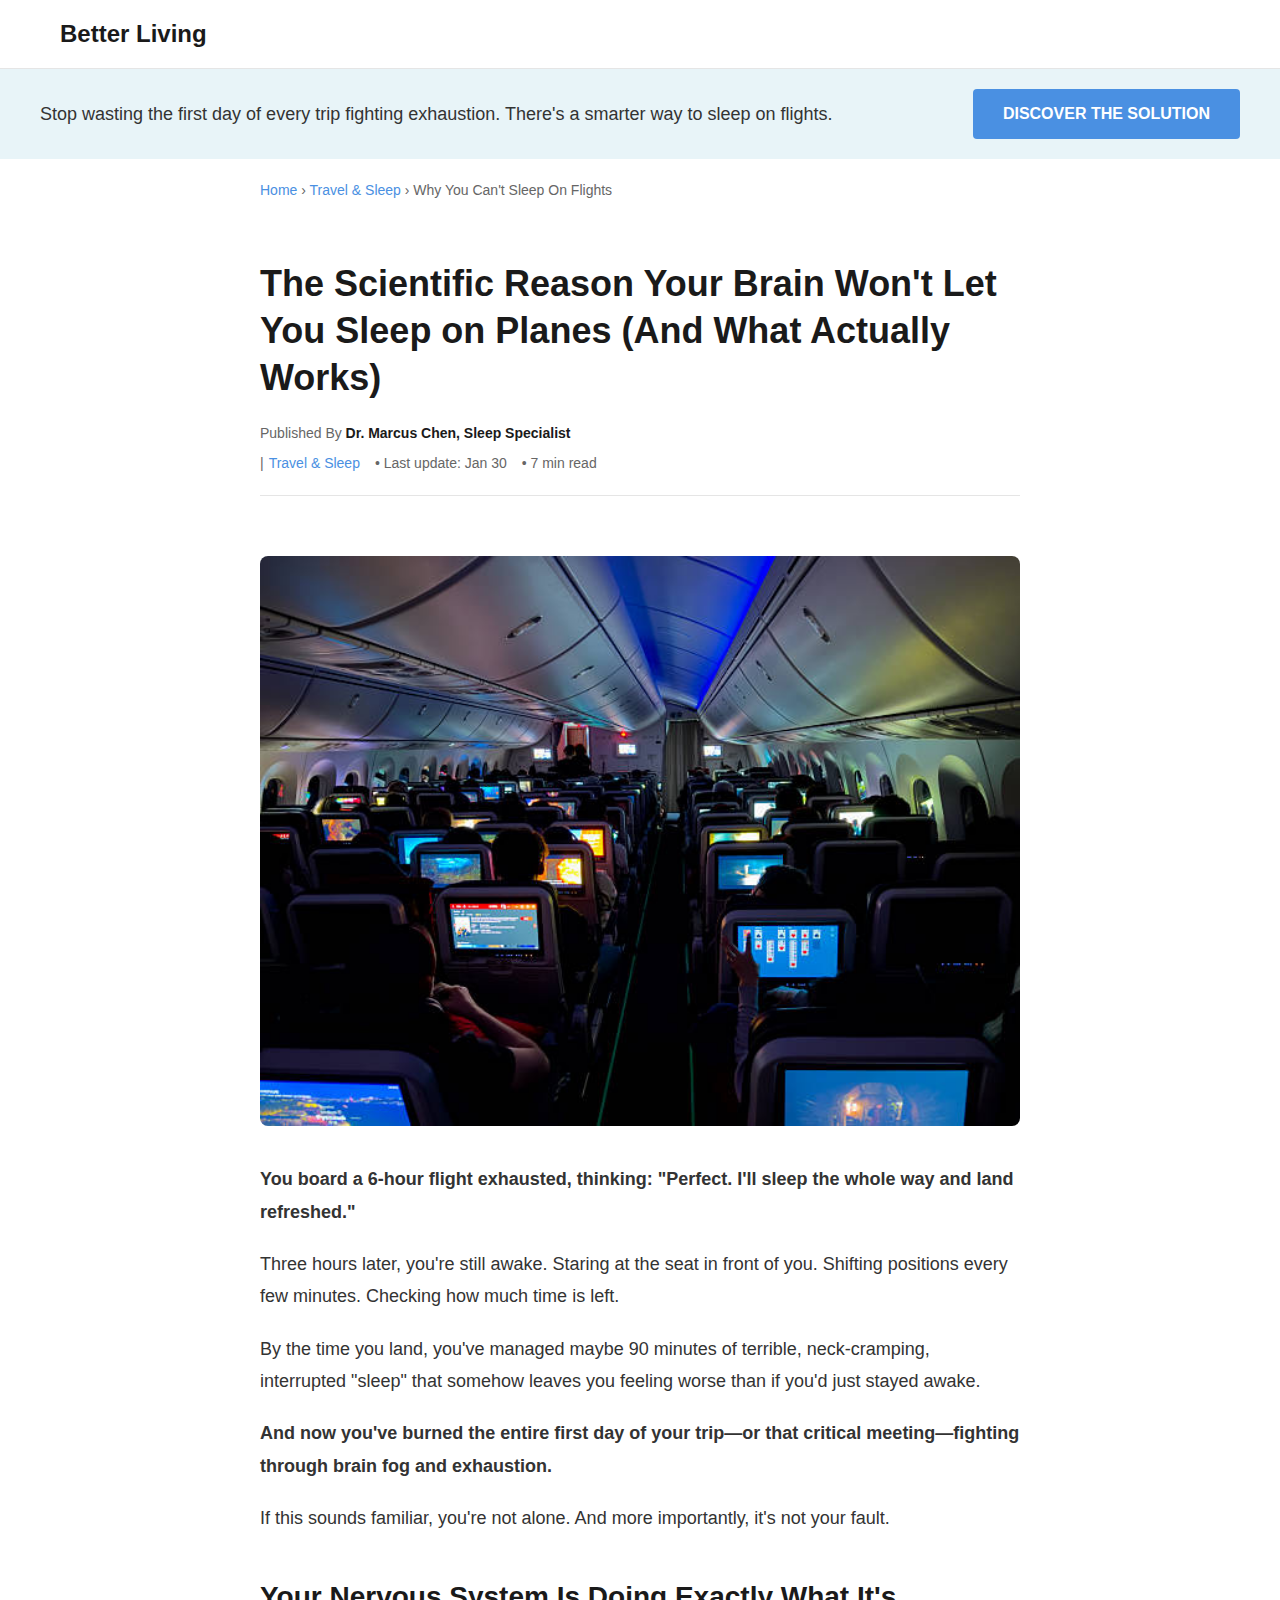
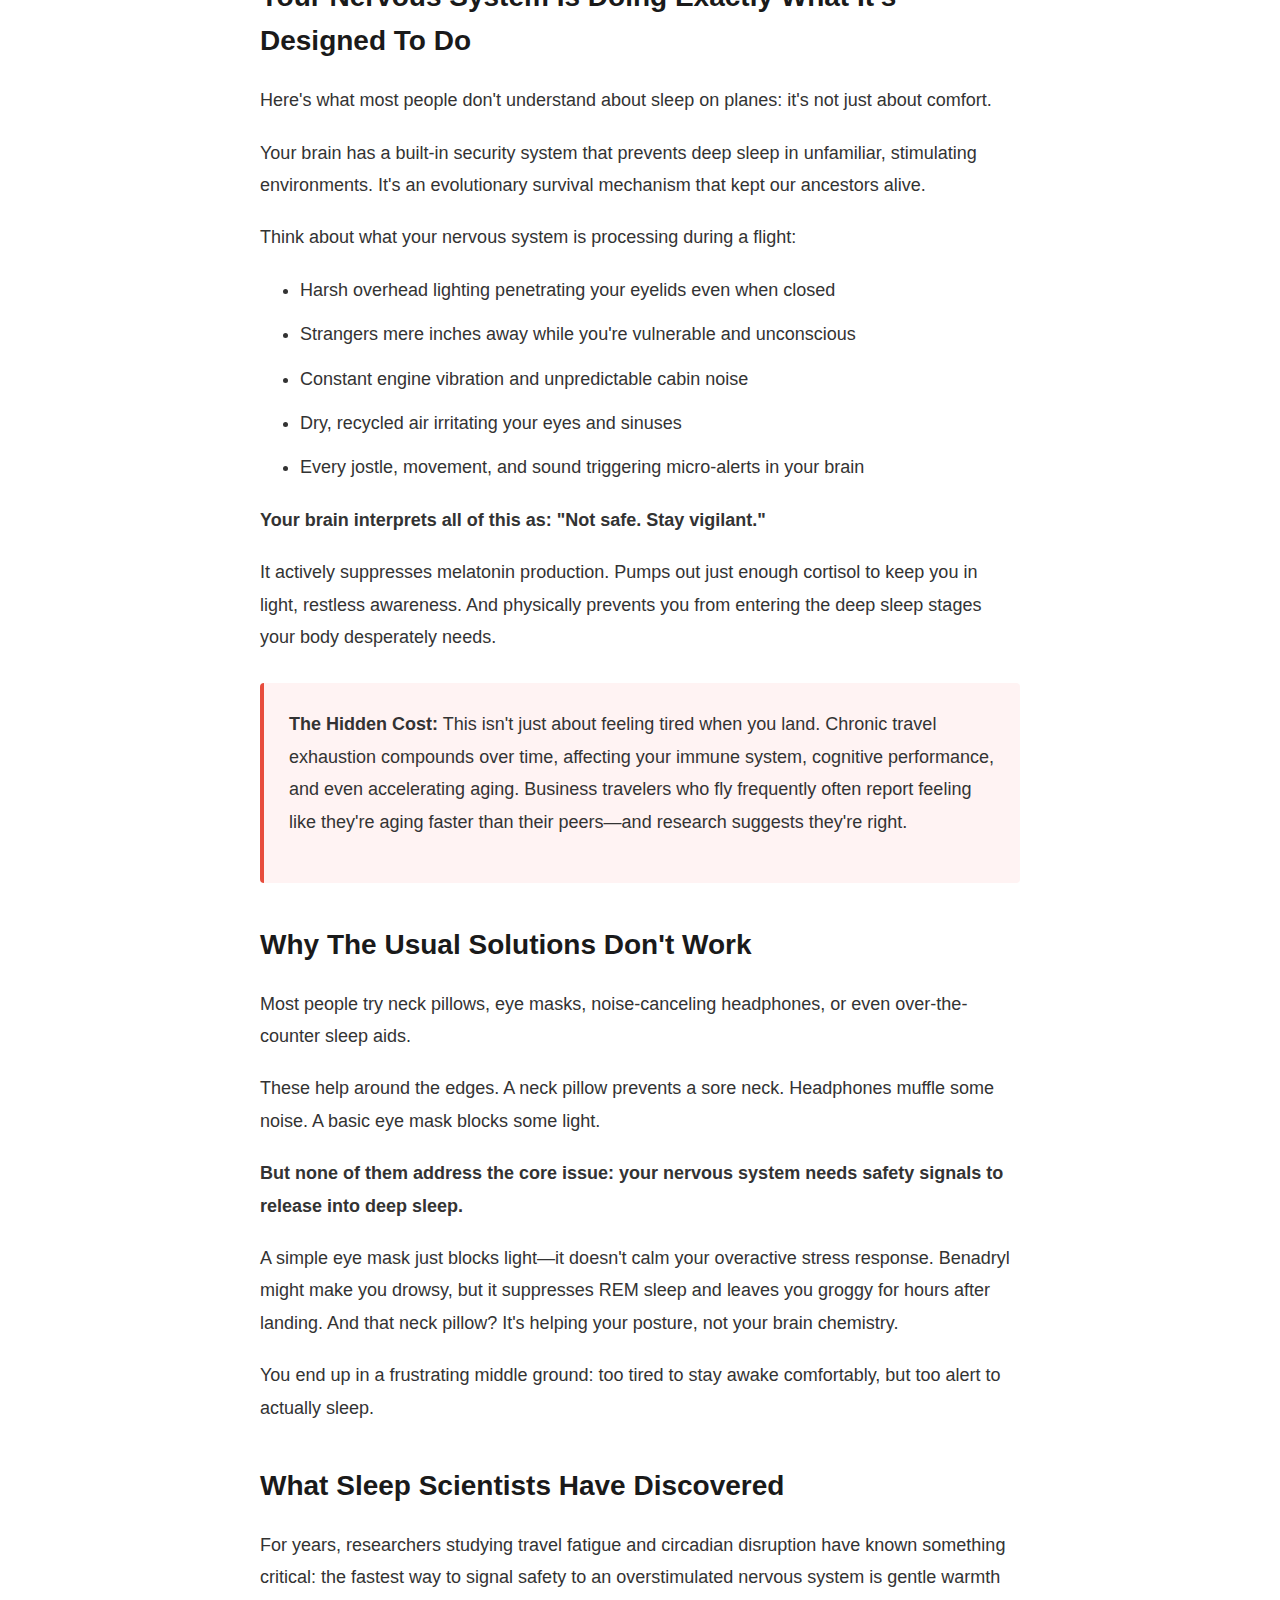
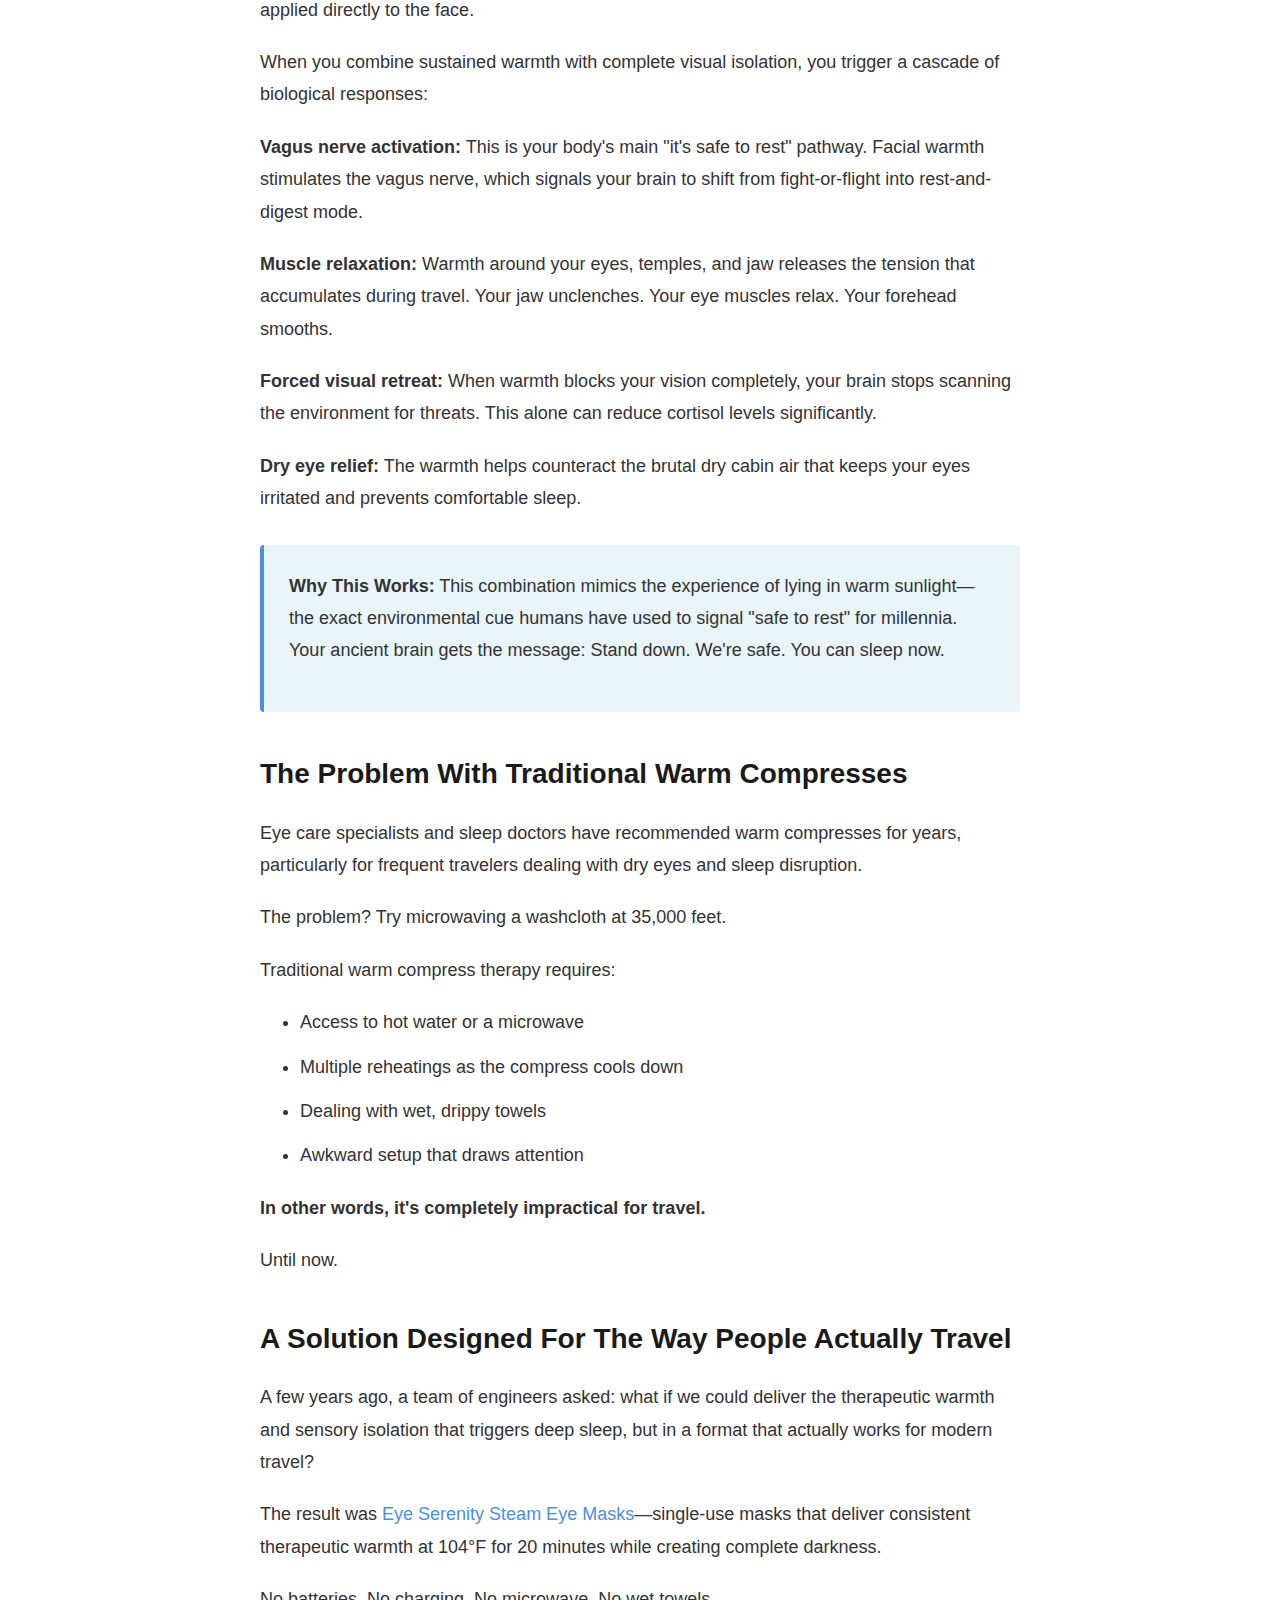
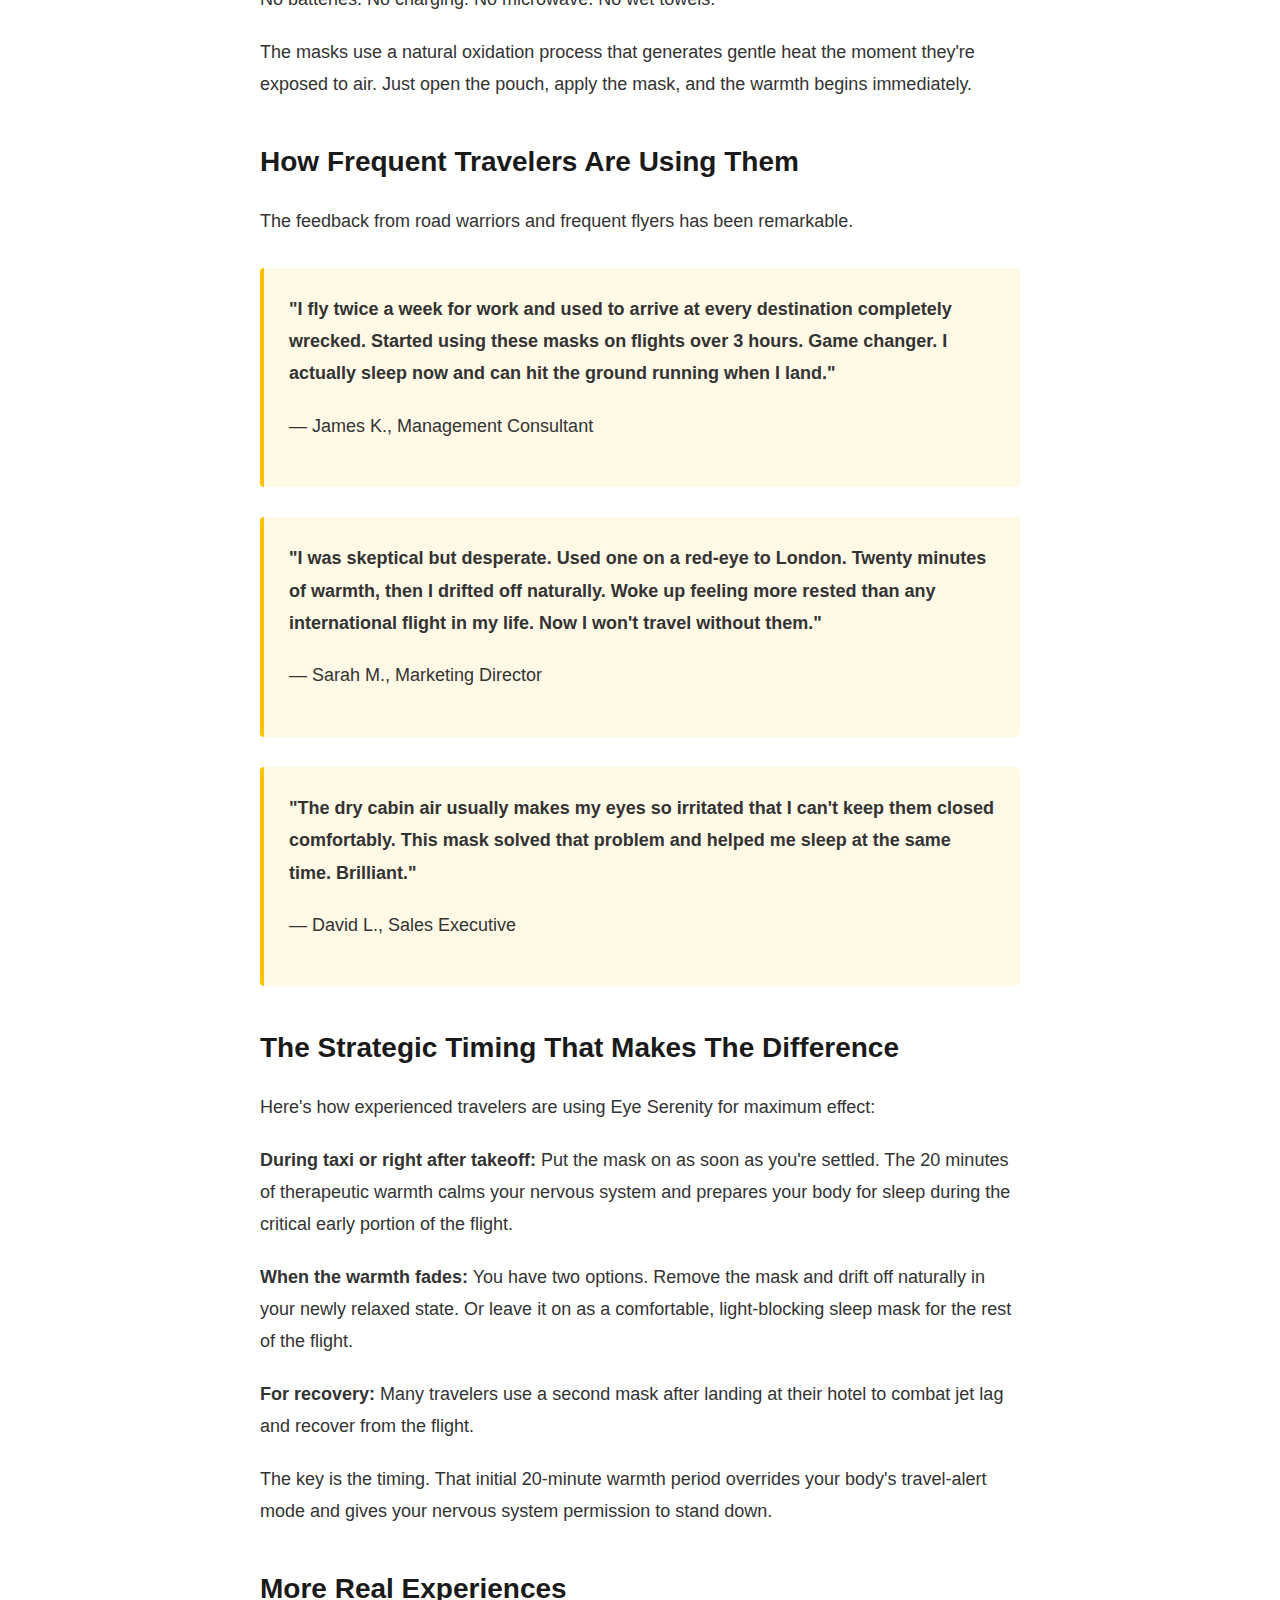
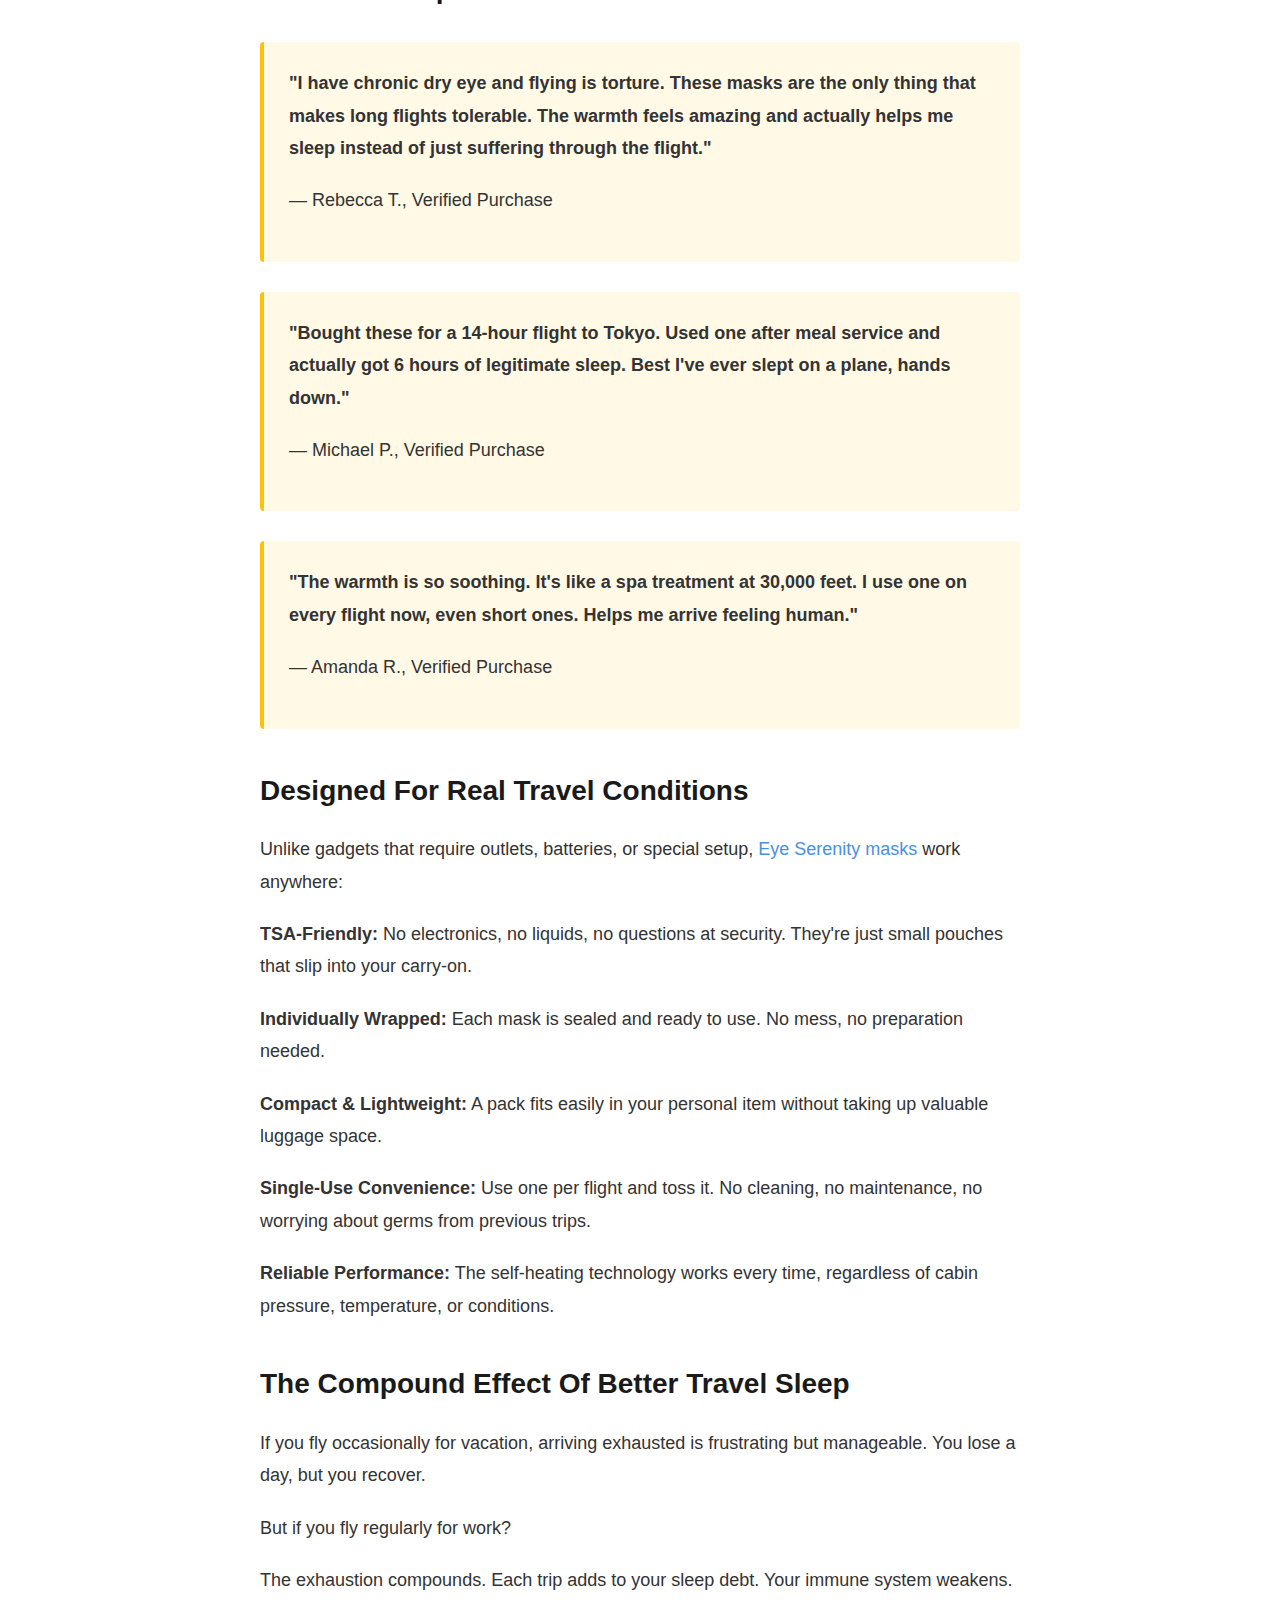
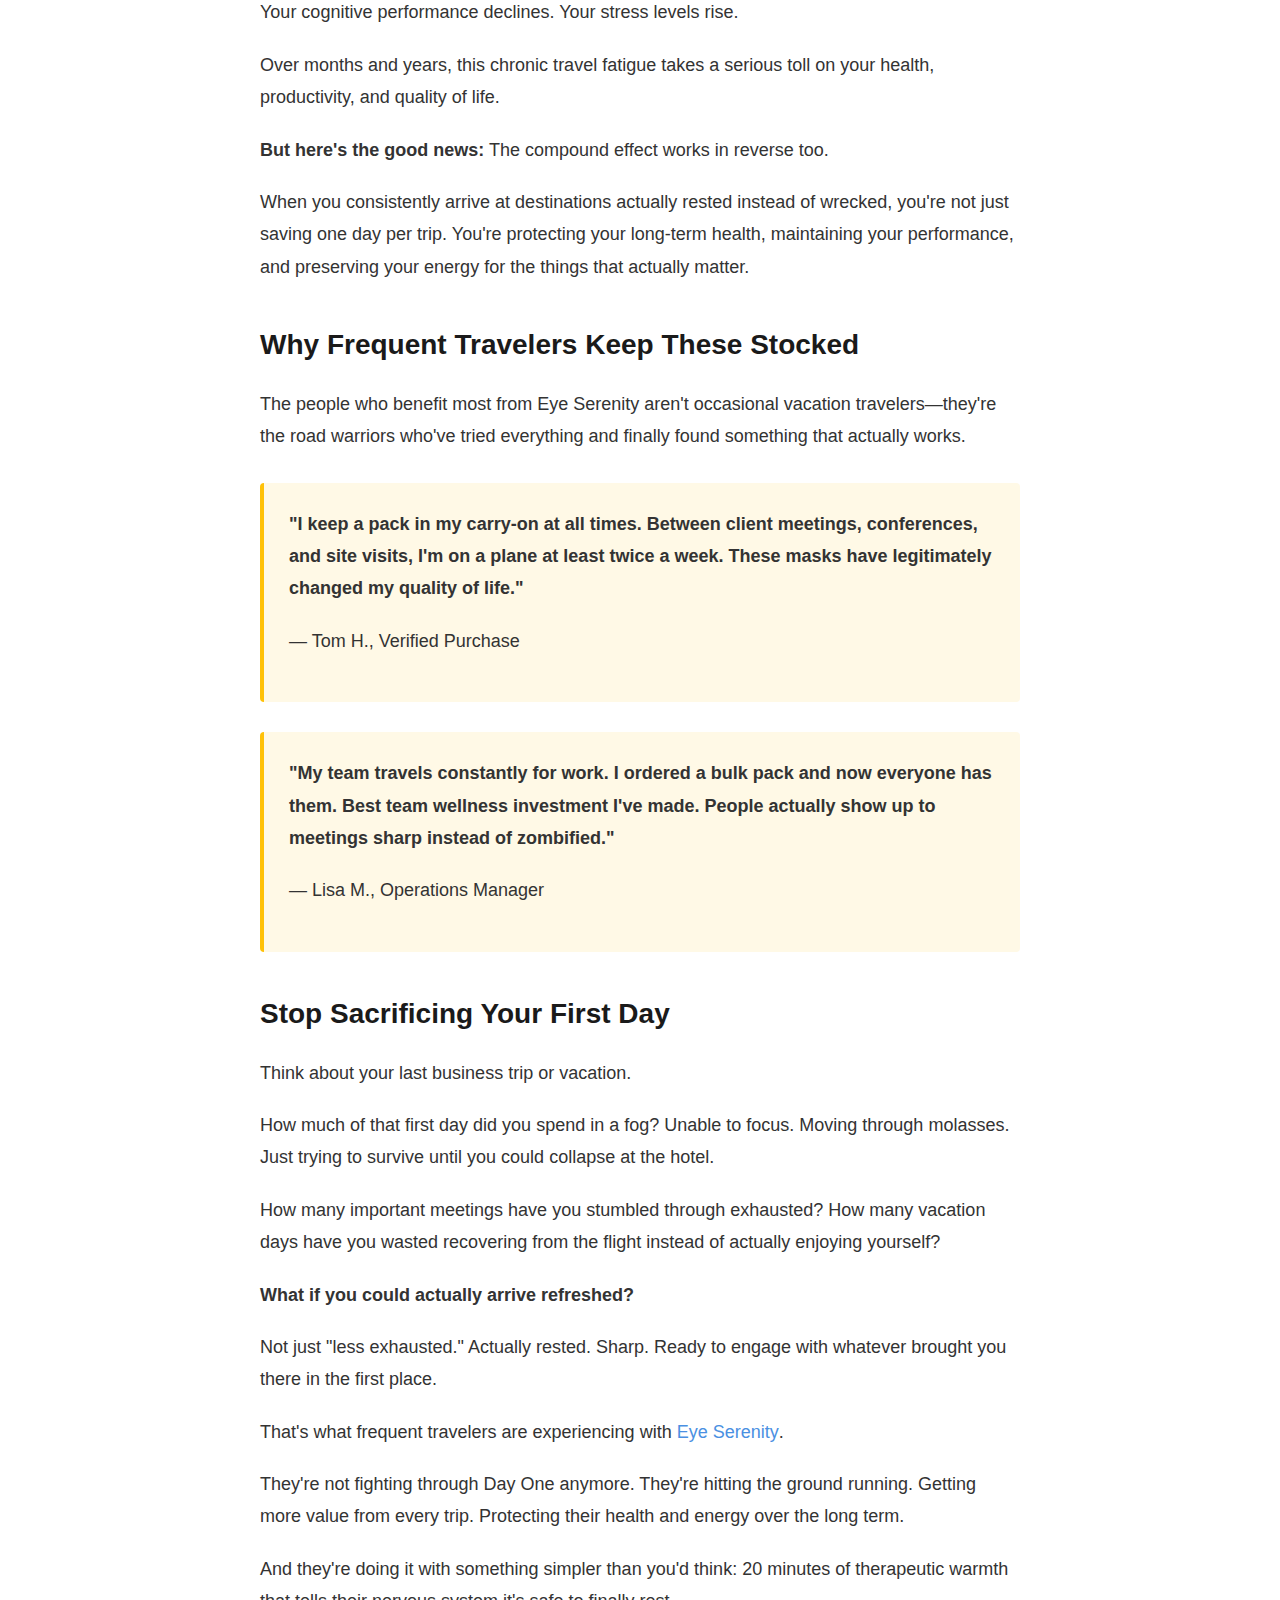
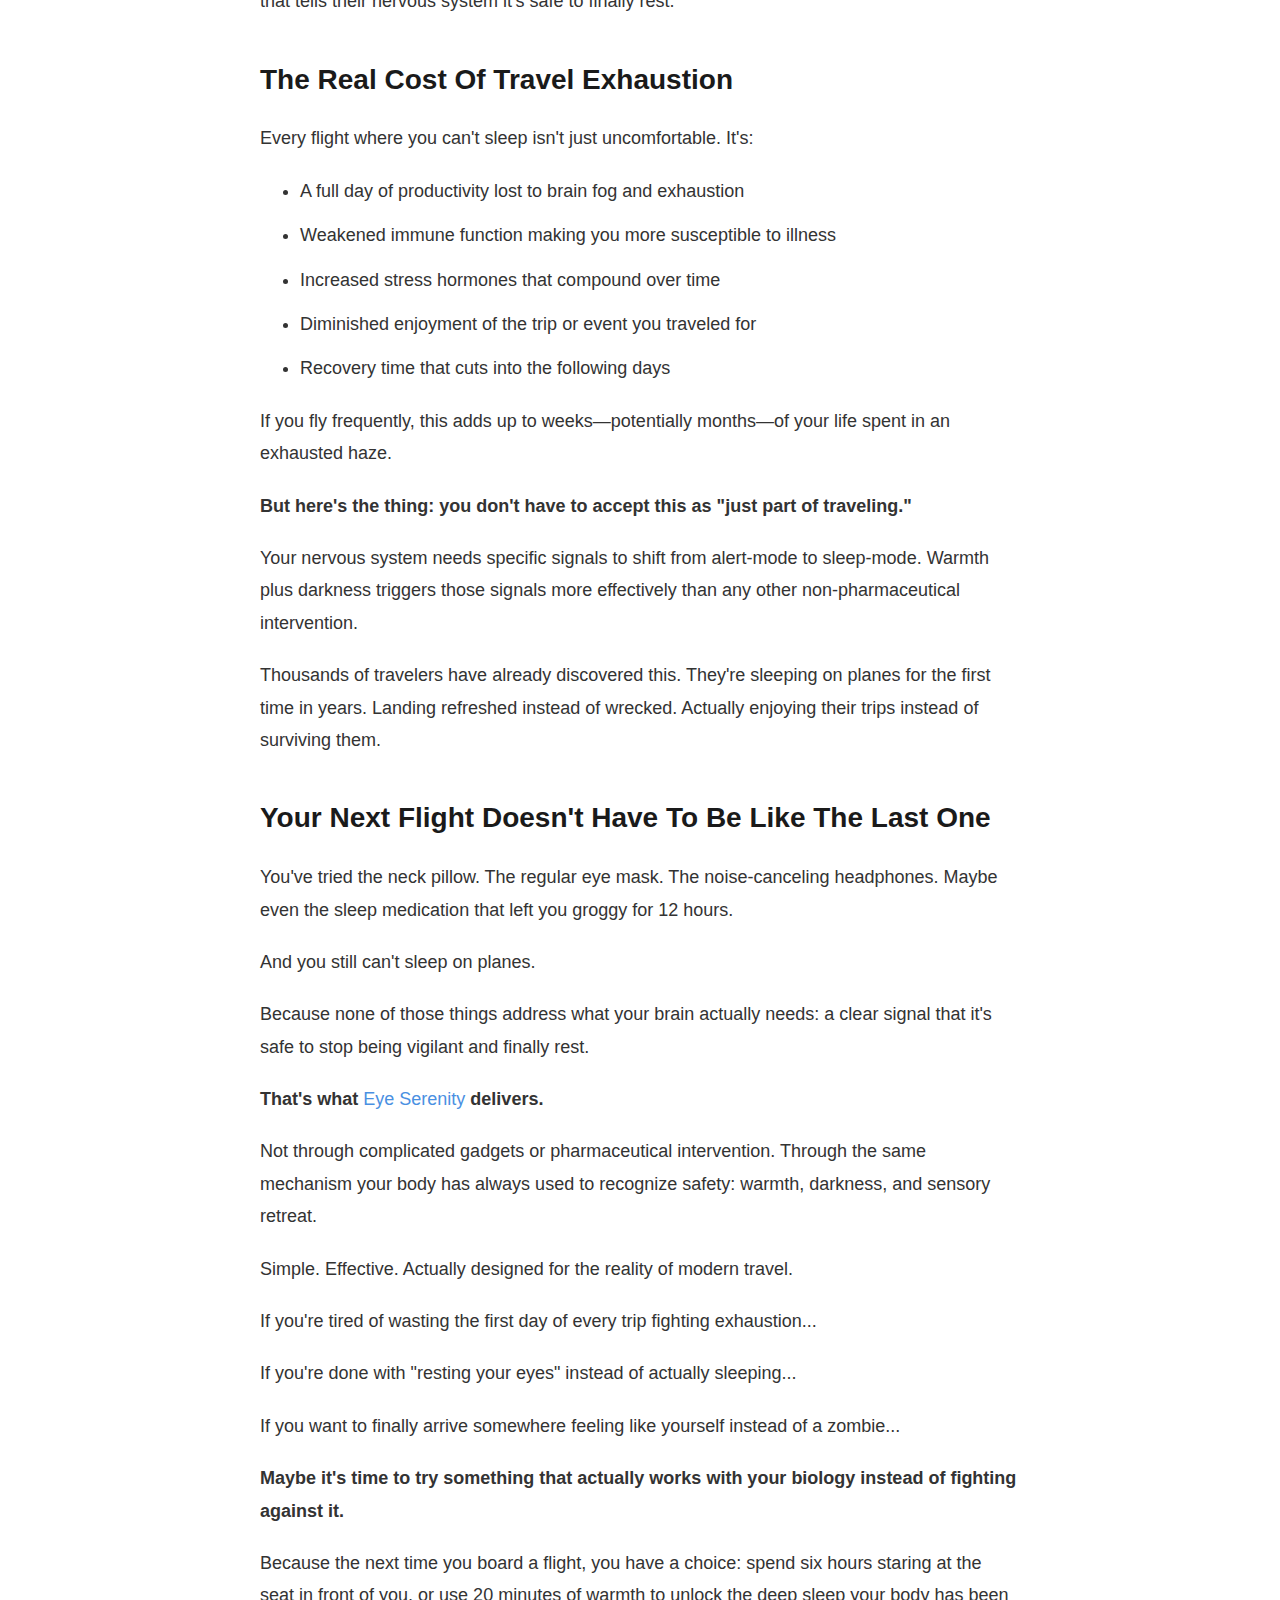
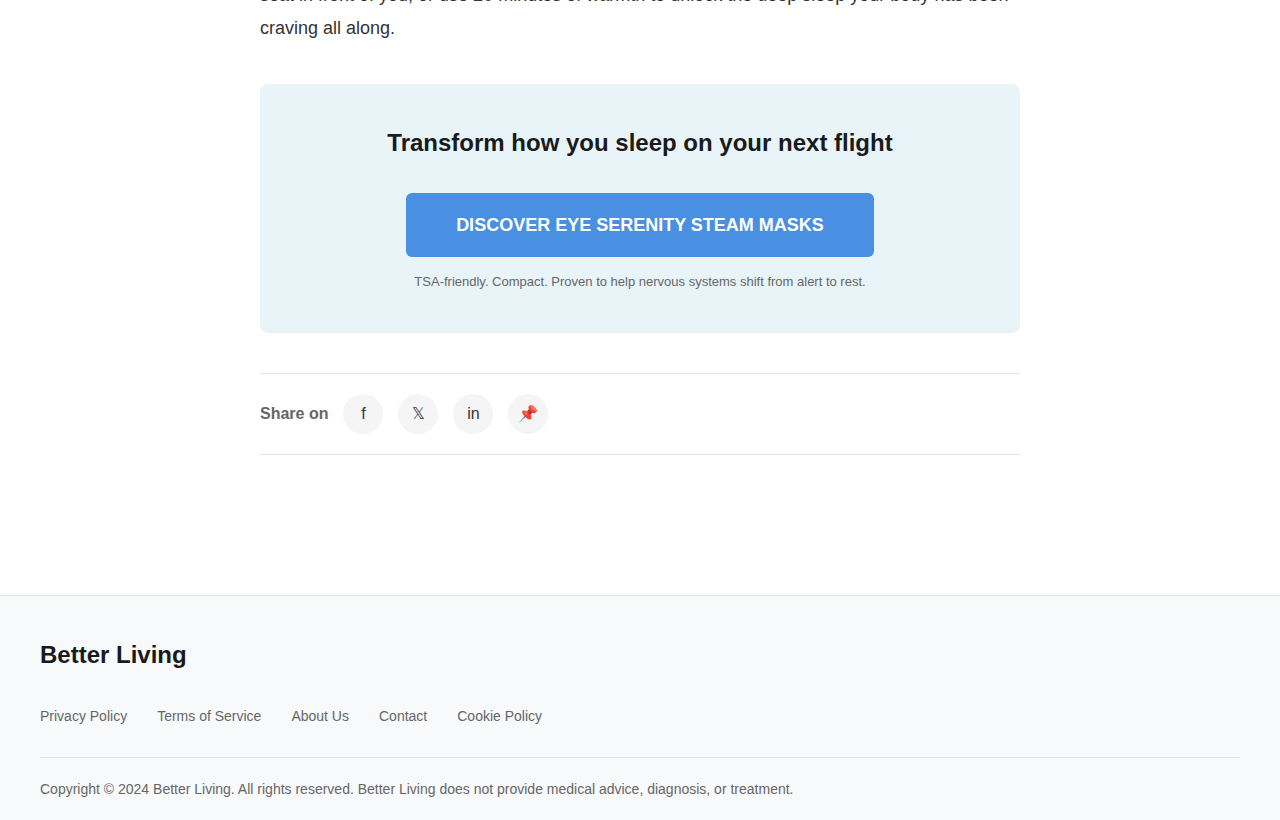
<file: flights/index.html>
<!DOCTYPE html>
<html lang="en">
<head>
    <meta charset="UTF-8">
    <meta name="viewport" content="width=device-width, initial-scale=1.0">
    <title>Why You Can't Sleep On Flights | Better Living</title>
    
    <!-- Meta Pixel Code -->
    <script>
    !function(f,b,e,v,n,t,s)
    {if(f.fbq)return;n=f.fbq=function(){n.callMethod?
    n.callMethod.apply(n,arguments):n.queue.push(arguments)};
    if(!f._fbq)f._fbq=n;n.push=n;n.loaded=!0;n.version='2.0';
    n.queue=[];t=b.createElement(e);t.async=!0;
    t.src=v;s=b.getElementsByTagName(e)[0];
    s.parentNode.insertBefore(t,s)}(window, document,'script',
    'https://connect.facebook.net/en_US/fbevents.js');
    fbq('init', '1229461699139457');
    fbq('track', 'PageView');
    </script>
    <noscript><img height="1" width="1" style="display:none"
    src="https://www.facebook.com/tr?id=1229461699139457&ev=PageView&noscript=1"
    /></noscript>
    <!-- End Meta Pixel Code -->
    
    <style>
        * {
            margin: 0;
            padding: 0;
            box-sizing: border-box;
        }
        
        body {
            font-family: -apple-system, BlinkMacSystemFont, 'Segoe UI', 'Roboto', 'Oxygen', 'Ubuntu', 'Cantarell', sans-serif;
            line-height: 1.6;
            color: #333;
            background: #fff;
        }
        
        /* Header */
        header {
            background: #fff;
            border-bottom: 1px solid #e5e5e5;
            padding: 15px 0;
            position: sticky;
            top: 0;
            z-index: 100;
        }
        
        .header-wrapper {
            max-width: 1200px;
            margin: 0 auto;
            padding: 0 20px;
            display: flex;
            justify-content: space-between;
            align-items: center;
        }
        
        .site-title {
            font-size: 24px;
            font-weight: 600;
            color: #1a1a1a;
            text-decoration: none;
        }
        
        /* Top Banner */
        .top-banner {
            background: #e8f4f8;
            color: #333;
            padding: 20px;
            text-align: center;
        }
        
        .banner-wrapper {
            max-width: 1200px;
            margin: 0 auto;
            display: flex;
            justify-content: space-between;
            align-items: center;
            gap: 20px;
            flex-wrap: wrap;
        }
        
        .top-banner p {
            margin: 0;
            font-size: 18px;
            font-weight: 500;
        }
        
        .banner-btn {
            background: #4a90e2;
            color: white;
            padding: 12px 30px;
            text-decoration: none;
            border-radius: 4px;
            font-weight: 600;
            white-space: nowrap;
            transition: background 0.3s;
        }
        
        .banner-btn:hover {
            background: #357abd;
        }
        
        /* Breadcrumb */
        .breadcrumb {
            max-width: 800px;
            margin: 20px auto;
            padding: 0 20px;
            font-size: 14px;
            color: #666;
        }
        
        .breadcrumb a {
            color: #4a90e2;
            text-decoration: none;
        }
        
        /* Main Article */
        .article-container {
            max-width: 800px;
            margin: 0 auto;
            padding: 40px 20px;
        }
        
        h1 {
            font-size: 36px;
            font-weight: 700;
            line-height: 1.3;
            margin-bottom: 20px;
            color: #1a1a1a;
        }
        
        .article-meta {
            margin-bottom: 30px;
            padding-bottom: 20px;
            border-bottom: 1px solid #e5e5e5;
        }
        
        .meta-author {
            font-size: 14px;
            color: #666;
            margin-bottom: 8px;
        }
        
        .author-name {
            font-weight: 600;
            color: #1a1a1a;
        }
        
        .meta-details {
            display: flex;
            gap: 15px;
            flex-wrap: wrap;
            font-size: 14px;
            color: #666;
        }
        
        .meta-item {
            display: flex;
            align-items: center;
            gap: 5px;
        }
        
        .category-link {
            color: #4a90e2;
            text-decoration: none;
            font-weight: 500;
        }
        
        /* Main Image */
        .main-image {
            width: 100%;
            height: auto;
            border-radius: 8px;
            margin: 30px 0;
        }
        
        /* Article Content */
        .article-content p {
            font-size: 18px;
            line-height: 1.8;
            margin-bottom: 20px;
        }
        
        .article-content h2 {
            font-size: 28px;
            font-weight: 700;
            margin: 40px 0 20px;
            color: #1a1a1a;
        }
        
        .article-content h3 {
            font-size: 22px;
            font-weight: 600;
            margin: 30px 0 15px;
            color: #2a2a2a;
        }
        
        .article-content ul,
        .article-content ol {
            margin: 20px 0 20px 40px;
        }
        
        .article-content li {
            font-size: 18px;
            line-height: 1.8;
            margin-bottom: 12px;
        }
        
        .article-content strong {
            font-weight: 600;
        }
        
        .article-content a {
            color: #4a90e2;
            text-decoration: none;
            font-weight: 500;
        }
        
        .article-content a:hover {
            text-decoration: underline;
        }
        
        /* Highlight Box */
        .highlight-box {
            background: #fff9e6;
            border-left: 4px solid #ffc107;
            padding: 25px;
            margin: 30px 0;
            border-radius: 4px;
        }
        
        /* Alert Box */
        .alert-box {
            background: #fff3f3;
            border-left: 4px solid #e74c3c;
            padding: 25px;
            margin: 30px 0;
            border-radius: 4px;
        }
        
        /* Info Box */
        .info-box {
            background: #e8f4f8;
            border-left: 4px solid #4a90e2;
            padding: 25px;
            margin: 30px 0;
            border-radius: 4px;
        }
        
        /* CTA Box */
        .cta-box {
            background: #e8f4f8;
            color: #333;
            padding: 40px;
            border-radius: 8px;
            margin: 40px 0;
            text-align: center;
        }
        
        .cta-heading {
            font-size: 24px;
            font-weight: 700;
            margin-bottom: 20px;
            color: #1a1a1a;
        }
        
        .cta-btn {
            display: inline-block;
            background: #4a90e2;
            color: white;
            padding: 18px 50px;
            font-size: 18px;
            font-weight: 700;
            text-decoration: none;
            border-radius: 6px;
            transition: background 0.3s;
            margin-top: 10px;
        }
        
        .cta-btn:hover {
            background: #357abd;
        }
        
        .cta-disclaimer {
            margin-top: 15px;
            font-size: 13px;
            color: #666;
        }
        
        /* Social Share */
        .social-share {
            display: flex;
            align-items: center;
            gap: 15px;
            padding: 20px 0;
            border-top: 1px solid #e5e5e5;
            border-bottom: 1px solid #e5e5e5;
            margin: 40px 0;
        }
        
        .social-share span {
            font-weight: 600;
            color: #666;
        }
        
        .social-icon {
            width: 40px;
            height: 40px;
            display: flex;
            align-items: center;
            justify-content: center;
            background: #f5f5f5;
            border-radius: 50%;
            color: #333;
            text-decoration: none;
            transition: background 0.3s;
        }
        
        .social-icon:hover {
            background: #4a90e2;
            color: white;
        }
        
        /* Footer */
        footer {
            background: #f8f9fa;
            padding: 40px 20px 20px;
            margin-top: 60px;
            border-top: 1px solid #e5e5e5;
        }
        
        .footer-wrapper {
            max-width: 1200px;
            margin: 0 auto;
        }
        
        .footer-logo {
            font-size: 24px;
            font-weight: 600;
            color: #1a1a1a;
            margin-bottom: 30px;
        }
        
        .footer-links {
            display: flex;
            gap: 30px;
            flex-wrap: wrap;
            margin-bottom: 30px;
        }
        
        .footer-links a {
            color: #666;
            text-decoration: none;
            font-size: 14px;
        }
        
        .footer-links a:hover {
            color: #4a90e2;
        }
        
        .copyright {
            padding-top: 20px;
            border-top: 1px solid #e5e5e5;
            font-size: 14px;
            color: #666;
            display: flex;
            justify-content: space-between;
            flex-wrap: wrap;
            gap: 20px;
        }
        
        /* Responsive */
        @media (max-width: 768px) {
            h1 {
                font-size: 28px;
            }
            
            .article-content p,
            .article-content li {
                font-size: 16px;
            }
            
            .article-content h2 {
                font-size: 24px;
            }
            
            .banner-wrapper {
                text-align: center;
                justify-content: center;
            }
            
            .copyright {
                flex-direction: column;
            }
        }
    </style>
</head>
<body>
    <!-- Header -->
    <header>
        <div class="header-wrapper">
            <a href="#" class="site-title">Better Living</a>
        </div>
    </header>

    <!-- Top Banner -->
    <div class="top-banner">
        <div class="banner-wrapper">
            <p>Stop wasting the first day of every trip fighting exhaustion. There's a smarter way to sleep on flights.</p>
            <a href="https://go.atlascreative.org/cf/click/1" class="banner-btn">DISCOVER THE SOLUTION</a>
        </div>
    </div>

    <!-- Breadcrumb -->
    <div class="breadcrumb">
        <a href="#">Home</a> › <a href="#">Travel & Sleep</a> › Why You Can't Sleep On Flights
    </div>

    <!-- Main Article -->
    <article class="article-container">
        <h1>The Scientific Reason Your Brain Won't Let You Sleep on Planes (And What Actually Works)</h1>
        
        <div class="article-meta">
            <div class="meta-author">
                <span>Published By</span> <span class="author-name">Dr. Marcus Chen, Sleep Specialist</span>
            </div>
            <div class="meta-details">
                <span class="meta-item">| <a href="#" class="category-link">Travel & Sleep</a></span>
                <span class="meta-item">• Last update: Jan 30</span>
                <span class="meta-item">• 7 min read</span>
            </div>
        </div>

        <a href="https://go.atlascreative.org/cf/click/1">
            <img src="assets/hero-image.jpg" alt="Airplane cabin with passengers trying to sleep" class="main-image">
        </a>

        <div class="article-content">
            <p><strong>You board a 6-hour flight exhausted, thinking: "Perfect. I'll sleep the whole way and land refreshed."</strong></p>

            <p>Three hours later, you're still awake. Staring at the seat in front of you. Shifting positions every few minutes. Checking how much time is left.</p>

            <p>By the time you land, you've managed maybe 90 minutes of terrible, neck-cramping, interrupted "sleep" that somehow leaves you feeling worse than if you'd just stayed awake.</p>

            <p><strong>And now you've burned the entire first day of your trip—or that critical meeting—fighting through brain fog and exhaustion.</strong></p>

            <p>If this sounds familiar, you're not alone. And more importantly, it's not your fault.</p>

            <h2>Your Nervous System Is Doing Exactly What It's Designed To Do</h2>

            <p>Here's what most people don't understand about sleep on planes: it's not just about comfort.</p>

            <p>Your brain has a built-in security system that prevents deep sleep in unfamiliar, stimulating environments. It's an evolutionary survival mechanism that kept our ancestors alive.</p>

            <p>Think about what your nervous system is processing during a flight:</p>

            <ul>
                <li>Harsh overhead lighting penetrating your eyelids even when closed</li>
                <li>Strangers mere inches away while you're vulnerable and unconscious</li>
                <li>Constant engine vibration and unpredictable cabin noise</li>
                <li>Dry, recycled air irritating your eyes and sinuses</li>
                <li>Every jostle, movement, and sound triggering micro-alerts in your brain</li>
            </ul>

            <p><strong>Your brain interprets all of this as: "Not safe. Stay vigilant."</strong></p>

            <p>It actively suppresses melatonin production. Pumps out just enough cortisol to keep you in light, restless awareness. And physically prevents you from entering the deep sleep stages your body desperately needs.</p>

            <div class="alert-box">
                <p><strong>The Hidden Cost:</strong> This isn't just about feeling tired when you land. Chronic travel exhaustion compounds over time, affecting your immune system, cognitive performance, and even accelerating aging. Business travelers who fly frequently often report feeling like they're aging faster than their peers—and research suggests they're right.</p>
            </div>

            <h2>Why The Usual Solutions Don't Work</h2>

            <p>Most people try neck pillows, eye masks, noise-canceling headphones, or even over-the-counter sleep aids.</p>

            <p>These help around the edges. A neck pillow prevents a sore neck. Headphones muffle some noise. A basic eye mask blocks some light.</p>

            <p><strong>But none of them address the core issue: your nervous system needs safety signals to release into deep sleep.</strong></p>

            <p>A simple eye mask just blocks light—it doesn't calm your overactive stress response. Benadryl might make you drowsy, but it suppresses REM sleep and leaves you groggy for hours after landing. And that neck pillow? It's helping your posture, not your brain chemistry.</p>

            <p>You end up in a frustrating middle ground: too tired to stay awake comfortably, but too alert to actually sleep.</p>

            <h2>What Sleep Scientists Have Discovered</h2>

            <p>For years, researchers studying travel fatigue and circadian disruption have known something critical: the fastest way to signal safety to an overstimulated nervous system is gentle warmth applied directly to the face.</p>

            <p>When you combine sustained warmth with complete visual isolation, you trigger a cascade of biological responses:</p>

            <p><strong>Vagus nerve activation:</strong> This is your body's main "it's safe to rest" pathway. Facial warmth stimulates the vagus nerve, which signals your brain to shift from fight-or-flight into rest-and-digest mode.</p>

            <p><strong>Muscle relaxation:</strong> Warmth around your eyes, temples, and jaw releases the tension that accumulates during travel. Your jaw unclenches. Your eye muscles relax. Your forehead smooths.</p>

            <p><strong>Forced visual retreat:</strong> When warmth blocks your vision completely, your brain stops scanning the environment for threats. This alone can reduce cortisol levels significantly.</p>

            <p><strong>Dry eye relief:</strong> The warmth helps counteract the brutal dry cabin air that keeps your eyes irritated and prevents comfortable sleep.</p>

            <div class="info-box">
                <p><strong>Why This Works:</strong> This combination mimics the experience of lying in warm sunlight—the exact environmental cue humans have used to signal "safe to rest" for millennia. Your ancient brain gets the message: Stand down. We're safe. You can sleep now.</p>
            </div>

            <h2>The Problem With Traditional Warm Compresses</h2>

            <p>Eye care specialists and sleep doctors have recommended warm compresses for years, particularly for frequent travelers dealing with dry eyes and sleep disruption.</p>

            <p>The problem? Try microwaving a washcloth at 35,000 feet.</p>

            <p>Traditional warm compress therapy requires:</p>

            <ul>
                <li>Access to hot water or a microwave</li>
                <li>Multiple reheatings as the compress cools down</li>
                <li>Dealing with wet, drippy towels</li>
                <li>Awkward setup that draws attention</li>
            </ul>

            <p><strong>In other words, it's completely impractical for travel.</strong></p>

            <p>Until now.</p>

            <h2>A Solution Designed For The Way People Actually Travel</h2>

            <p>A few years ago, a team of engineers asked: what if we could deliver the therapeutic warmth and sensory isolation that triggers deep sleep, but in a format that actually works for modern travel?</p>

            <p>The result was <strong><a href="https://go.atlascreative.org/cf/click/1">Eye Serenity Steam Eye Masks</a></strong>—single-use masks that deliver consistent therapeutic warmth at 104°F for 20 minutes while creating complete darkness.</p>

            <p>No batteries. No charging. No microwave. No wet towels.</p>

            <p>The masks use a natural oxidation process that generates gentle heat the moment they're exposed to air. Just open the pouch, apply the mask, and the warmth begins immediately.</p>

            <h2>How Frequent Travelers Are Using Them</h2>

            <p>The feedback from road warriors and frequent flyers has been remarkable.</p>

            <div class="highlight-box">
                <p><strong>"I fly twice a week for work and used to arrive at every destination completely wrecked. Started using these masks on flights over 3 hours. Game changer. I actually sleep now and can hit the ground running when I land."</strong></p>
                <p style="margin-top: 10px;">— James K., Management Consultant</p>
            </div>

            <div class="highlight-box">
                <p><strong>"I was skeptical but desperate. Used one on a red-eye to London. Twenty minutes of warmth, then I drifted off naturally. Woke up feeling more rested than any international flight in my life. Now I won't travel without them."</strong></p>
                <p style="margin-top: 10px;">— Sarah M., Marketing Director</p>
            </div>

            <div class="highlight-box">
                <p><strong>"The dry cabin air usually makes my eyes so irritated that I can't keep them closed comfortably. This mask solved that problem and helped me sleep at the same time. Brilliant."</strong></p>
                <p style="margin-top: 10px;">— David L., Sales Executive</p>
            </div>

            <h2>The Strategic Timing That Makes The Difference</h2>

            <p>Here's how experienced travelers are using Eye Serenity for maximum effect:</p>

            <p><strong>During taxi or right after takeoff:</strong> Put the mask on as soon as you're settled. The 20 minutes of therapeutic warmth calms your nervous system and prepares your body for sleep during the critical early portion of the flight.</p>

            <p><strong>When the warmth fades:</strong> You have two options. Remove the mask and drift off naturally in your newly relaxed state. Or leave it on as a comfortable, light-blocking sleep mask for the rest of the flight.</p>

            <p><strong>For recovery:</strong> Many travelers use a second mask after landing at their hotel to combat jet lag and recover from the flight.</p>

            <p>The key is the timing. That initial 20-minute warmth period overrides your body's travel-alert mode and gives your nervous system permission to stand down.</p>

            <h2>More Real Experiences</h2>

            <div class="highlight-box">
                <p><strong>"I have chronic dry eye and flying is torture. These masks are the only thing that makes long flights tolerable. The warmth feels amazing and actually helps me sleep instead of just suffering through the flight."</strong></p>
                <p style="margin-top: 10px;">— Rebecca T., Verified Purchase</p>
            </div>

            <div class="highlight-box">
                <p><strong>"Bought these for a 14-hour flight to Tokyo. Used one after meal service and actually got 6 hours of legitimate sleep. Best I've ever slept on a plane, hands down."</strong></p>
                <p style="margin-top: 10px;">— Michael P., Verified Purchase</p>
            </div>

            <div class="highlight-box">
                <p><strong>"The warmth is so soothing. It's like a spa treatment at 30,000 feet. I use one on every flight now, even short ones. Helps me arrive feeling human."</strong></p>
                <p style="margin-top: 10px;">— Amanda R., Verified Purchase</p>
            </div>

            <h2>Designed For Real Travel Conditions</h2>

            <p>Unlike gadgets that require outlets, batteries, or special setup, <a href="https://go.atlascreative.org/cf/click/1">Eye Serenity masks</a> work anywhere:</p>

            <p><strong>TSA-Friendly:</strong> No electronics, no liquids, no questions at security. They're just small pouches that slip into your carry-on.</p>

            <p><strong>Individually Wrapped:</strong> Each mask is sealed and ready to use. No mess, no preparation needed.</p>

            <p><strong>Compact & Lightweight:</strong> A pack fits easily in your personal item without taking up valuable luggage space.</p>

            <p><strong>Single-Use Convenience:</strong> Use one per flight and toss it. No cleaning, no maintenance, no worrying about germs from previous trips.</p>

            <p><strong>Reliable Performance:</strong> The self-heating technology works every time, regardless of cabin pressure, temperature, or conditions.</p>

            <h2>The Compound Effect Of Better Travel Sleep</h2>

            <p>If you fly occasionally for vacation, arriving exhausted is frustrating but manageable. You lose a day, but you recover.</p>

            <p>But if you fly regularly for work?</p>

            <p>The exhaustion compounds. Each trip adds to your sleep debt. Your immune system weakens. Your cognitive performance declines. Your stress levels rise.</p>

            <p>Over months and years, this chronic travel fatigue takes a serious toll on your health, productivity, and quality of life.</p>

            <p><strong>But here's the good news:</strong> The compound effect works in reverse too.</p>

            <p>When you consistently arrive at destinations actually rested instead of wrecked, you're not just saving one day per trip. You're protecting your long-term health, maintaining your performance, and preserving your energy for the things that actually matter.</p>

            <h2>Why Frequent Travelers Keep These Stocked</h2>

            <p>The people who benefit most from Eye Serenity aren't occasional vacation travelers—they're the road warriors who've tried everything and finally found something that actually works.</p>

            <div class="highlight-box">
                <p><strong>"I keep a pack in my carry-on at all times. Between client meetings, conferences, and site visits, I'm on a plane at least twice a week. These masks have legitimately changed my quality of life."</strong></p>
                <p style="margin-top: 10px;">— Tom H., Verified Purchase</p>
            </div>

            <div class="highlight-box">
                <p><strong>"My team travels constantly for work. I ordered a bulk pack and now everyone has them. Best team wellness investment I've made. People actually show up to meetings sharp instead of zombified."</strong></p>
                <p style="margin-top: 10px;">— Lisa M., Operations Manager</p>
            </div>

            <h2>Stop Sacrificing Your First Day</h2>

            <p>Think about your last business trip or vacation.</p>

            <p>How much of that first day did you spend in a fog? Unable to focus. Moving through molasses. Just trying to survive until you could collapse at the hotel.</p>

            <p>How many important meetings have you stumbled through exhausted? How many vacation days have you wasted recovering from the flight instead of actually enjoying yourself?</p>

            <p><strong>What if you could actually arrive refreshed?</strong></p>

            <p>Not just "less exhausted." Actually rested. Sharp. Ready to engage with whatever brought you there in the first place.</p>

            <p>That's what frequent travelers are experiencing with <a href="https://go.atlascreative.org/cf/click/1">Eye Serenity</a>.</p>

            <p>They're not fighting through Day One anymore. They're hitting the ground running. Getting more value from every trip. Protecting their health and energy over the long term.</p>

            <p>And they're doing it with something simpler than you'd think: 20 minutes of therapeutic warmth that tells their nervous system it's safe to finally rest.</p>

            <h2>The Real Cost Of Travel Exhaustion</h2>

            <p>Every flight where you can't sleep isn't just uncomfortable. It's:</p>

            <ul>
                <li>A full day of productivity lost to brain fog and exhaustion</li>
                <li>Weakened immune function making you more susceptible to illness</li>
                <li>Increased stress hormones that compound over time</li>
                <li>Diminished enjoyment of the trip or event you traveled for</li>
                <li>Recovery time that cuts into the following days</li>
            </ul>

            <p>If you fly frequently, this adds up to weeks—potentially months—of your life spent in an exhausted haze.</p>

            <p><strong>But here's the thing: you don't have to accept this as "just part of traveling."</strong></p>

            <p>Your nervous system needs specific signals to shift from alert-mode to sleep-mode. Warmth plus darkness triggers those signals more effectively than any other non-pharmaceutical intervention.</p>

            <p>Thousands of travelers have already discovered this. They're sleeping on planes for the first time in years. Landing refreshed instead of wrecked. Actually enjoying their trips instead of surviving them.</p>

            <h2>Your Next Flight Doesn't Have To Be Like The Last One</h2>

            <p>You've tried the neck pillow. The regular eye mask. The noise-canceling headphones. Maybe even the sleep medication that left you groggy for 12 hours.</p>

            <p>And you still can't sleep on planes.</p>

            <p>Because none of those things address what your brain actually needs: a clear signal that it's safe to stop being vigilant and finally rest.</p>

            <p><strong>That's what <a href="https://go.atlascreative.org/cf/click/1">Eye Serenity</a> delivers.</strong></p>

            <p>Not through complicated gadgets or pharmaceutical intervention. Through the same mechanism your body has always used to recognize safety: warmth, darkness, and sensory retreat.</p>

            <p>Simple. Effective. Actually designed for the reality of modern travel.</p>

            <p>If you're tired of wasting the first day of every trip fighting exhaustion...</p>

            <p>If you're done with "resting your eyes" instead of actually sleeping...</p>

            <p>If you want to finally arrive somewhere feeling like yourself instead of a zombie...</p>

            <p><strong>Maybe it's time to try something that actually works with your biology instead of fighting against it.</strong></p>

            <p>Because the next time you board a flight, you have a choice: spend six hours staring at the seat in front of you, or use 20 minutes of warmth to unlock the deep sleep your body has been craving all along.</p>
        </div>

        <!-- CTA -->
        <div class="cta-box">
            <div class="cta-heading">Transform how you sleep on your next flight</div>
            <a href="https://go.atlascreative.org/cf/click/1" class="cta-btn">DISCOVER EYE SERENITY STEAM MASKS</a>
            <div class="cta-disclaimer">TSA-friendly. Compact. Proven to help nervous systems shift from alert to rest.</div>
        </div>

        <!-- Social Share -->
        <div class="social-share">
            <span>Share on</span>
            <a href="#" class="social-icon">f</a>
            <a href="#" class="social-icon">𝕏</a>
            <a href="#" class="social-icon">in</a>
            <a href="#" class="social-icon">📌</a>
        </div>
    </article>

    <!-- Footer -->
    <footer>
        <div class="footer-wrapper">
            <div class="footer-logo">Better Living</div>
            
            <div class="footer-links">
                <a href="#">Privacy Policy</a>
                <a href="#">Terms of Service</a>
                <a href="#">About Us</a>
                <a href="#">Contact</a>
                <a href="#">Cookie Policy</a>
            </div>
            
            <div class="copyright">
                <div>
                    <p>Copyright © 2024 Better Living. All rights reserved. Better Living does not provide medical advice, diagnosis, or treatment.</p>
                </div>
            </div>
        </div>
    </footer>
</body>
</html>
</file>
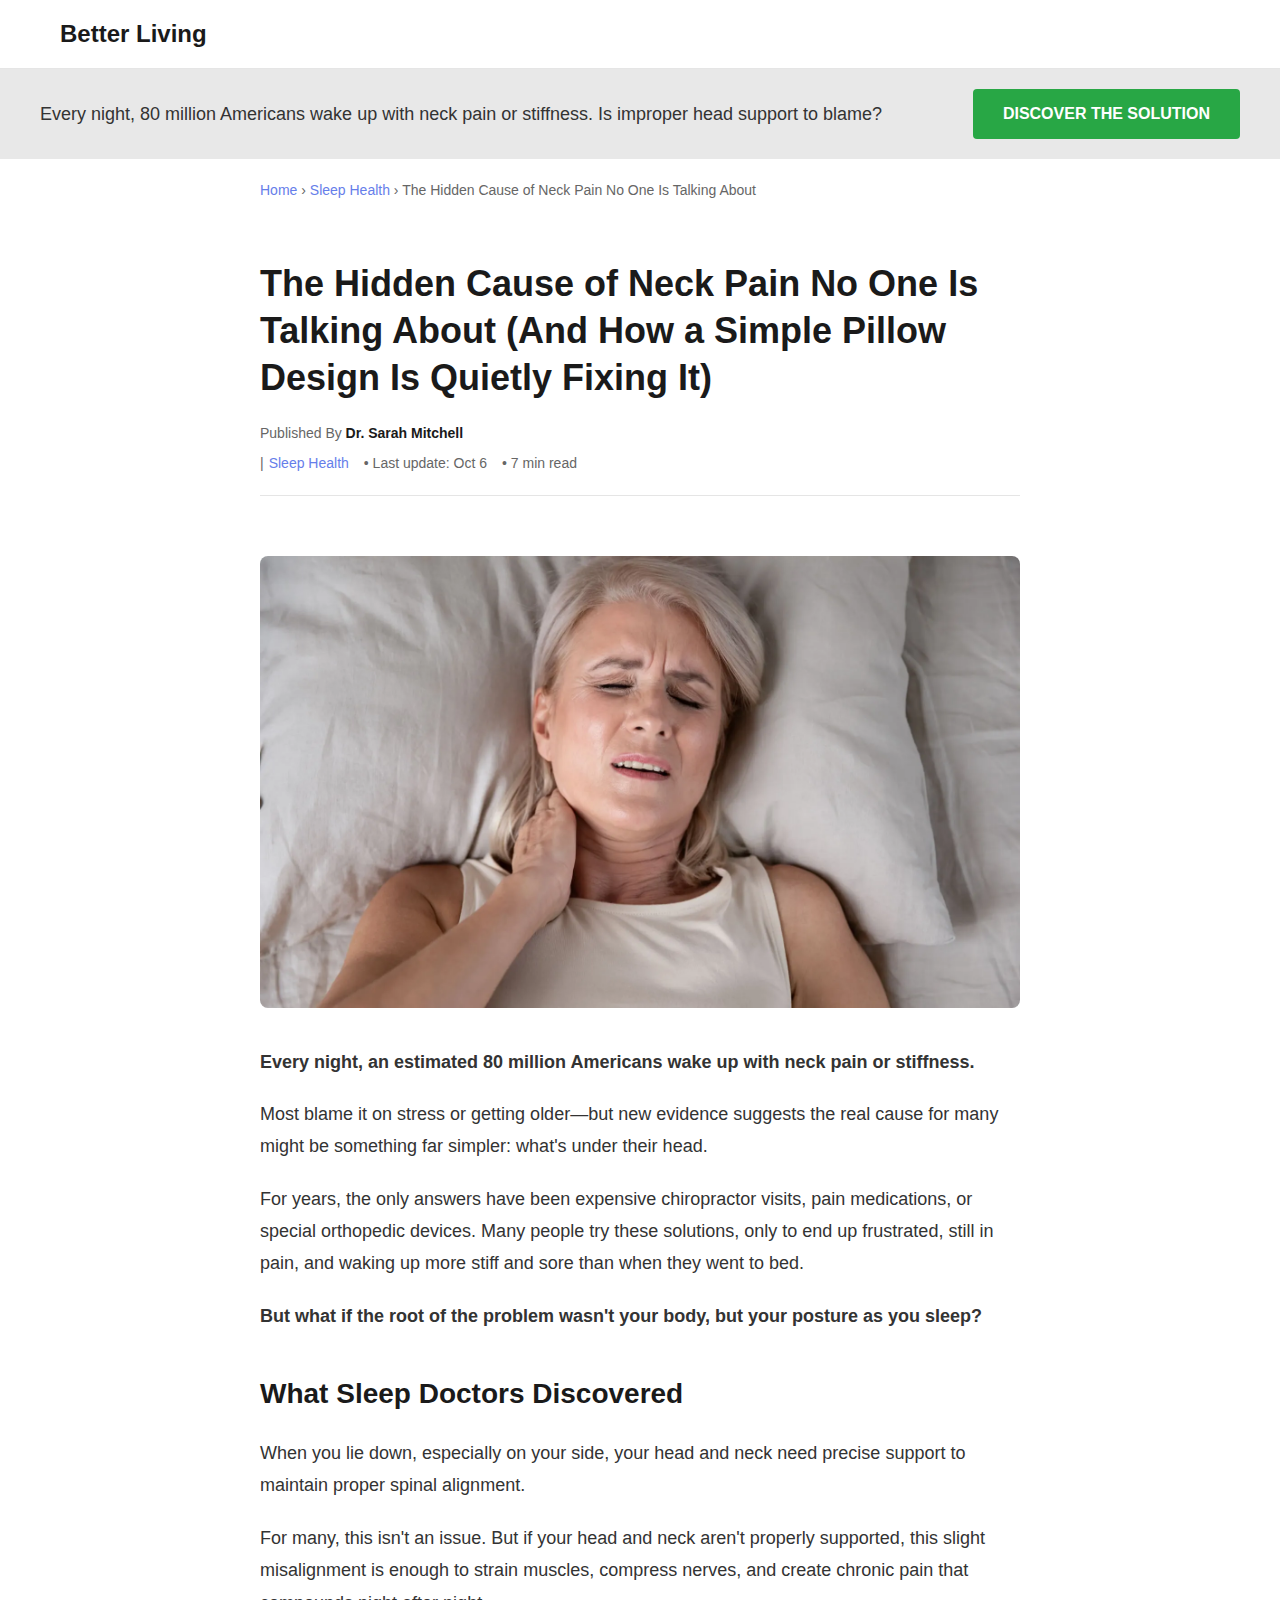
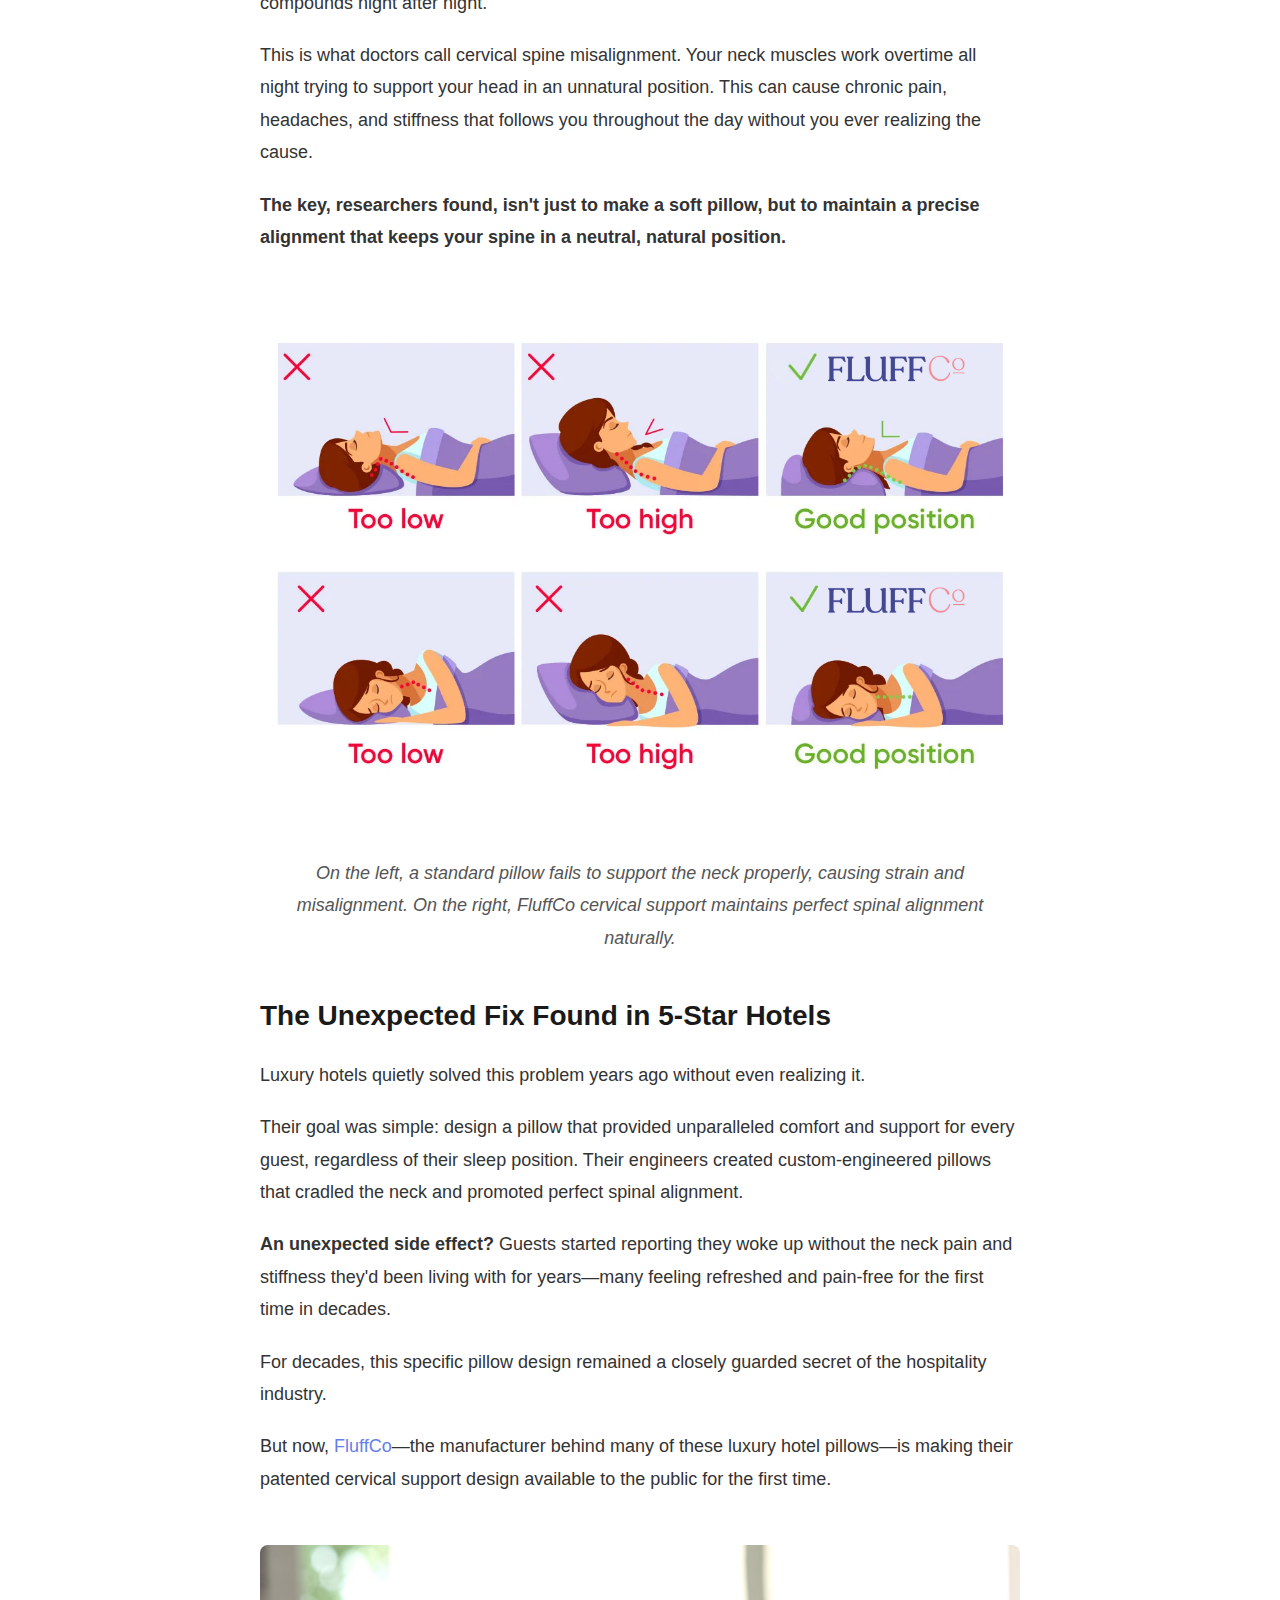
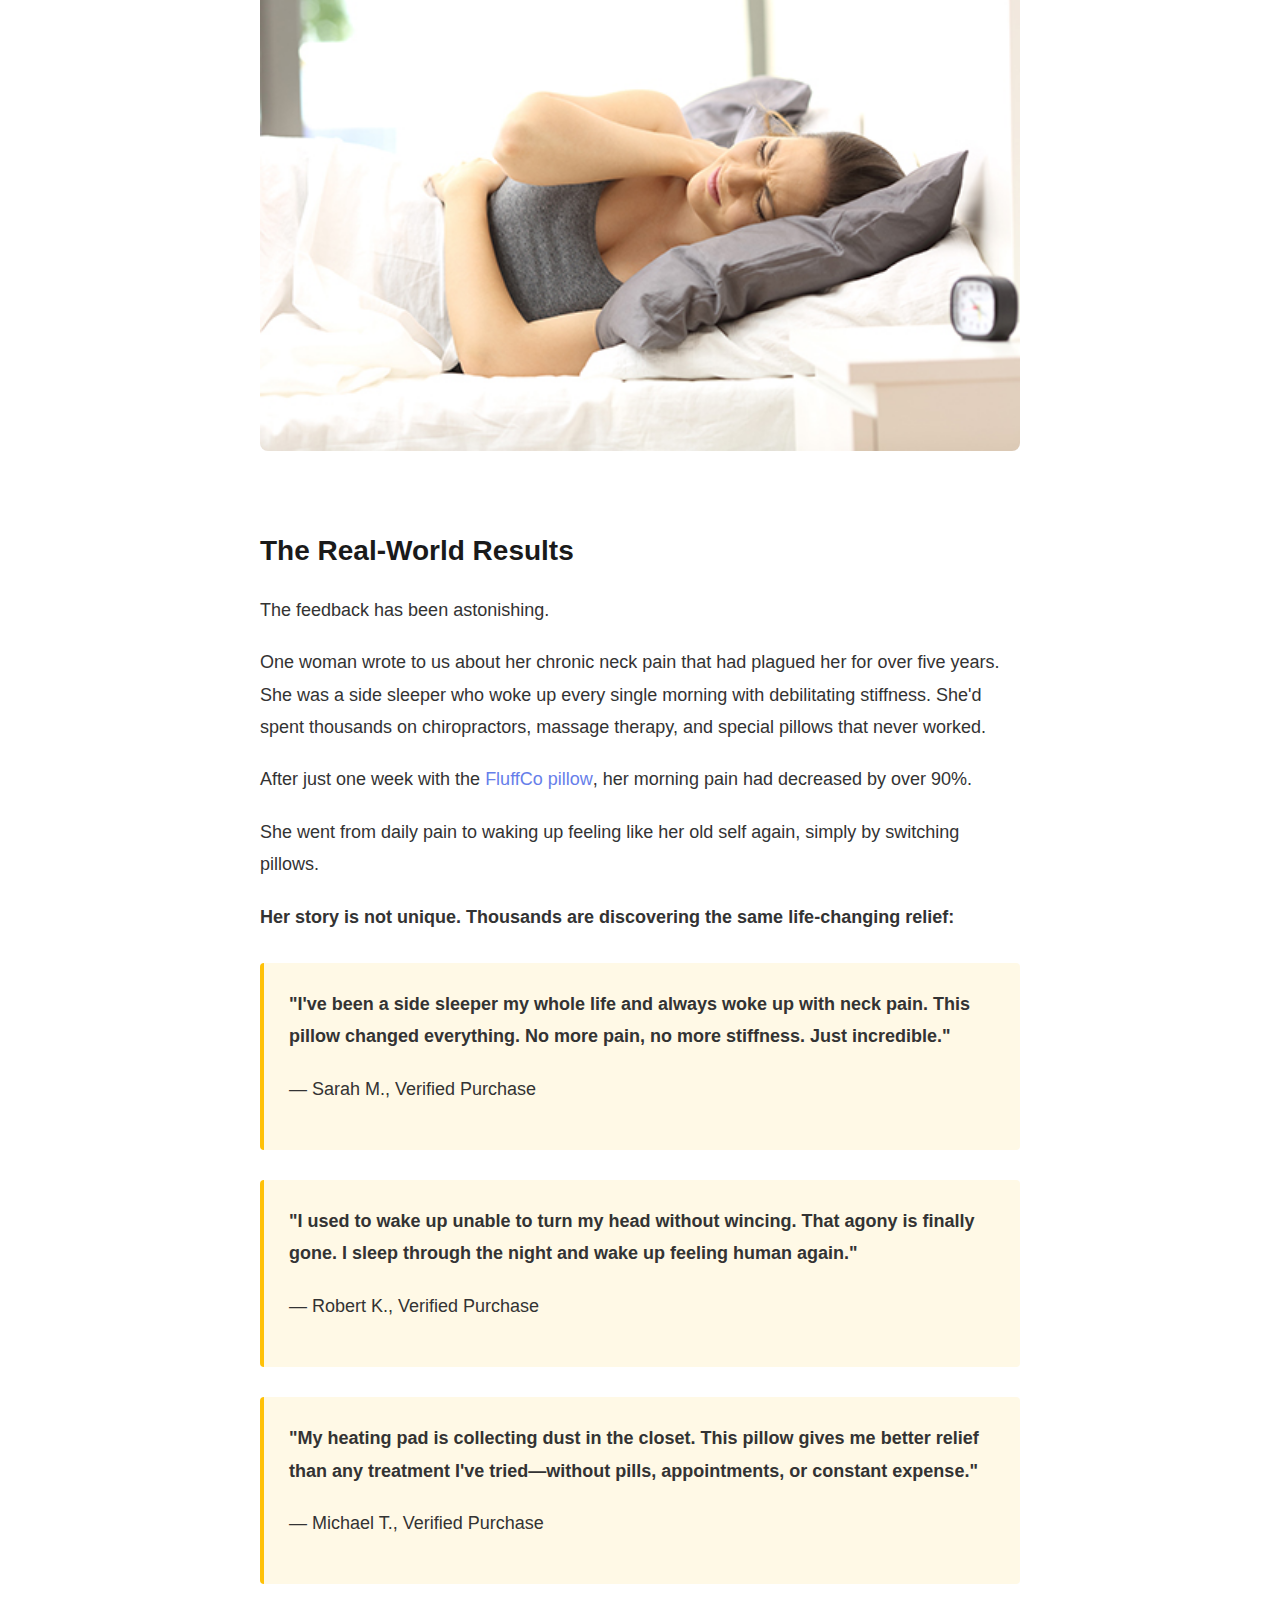
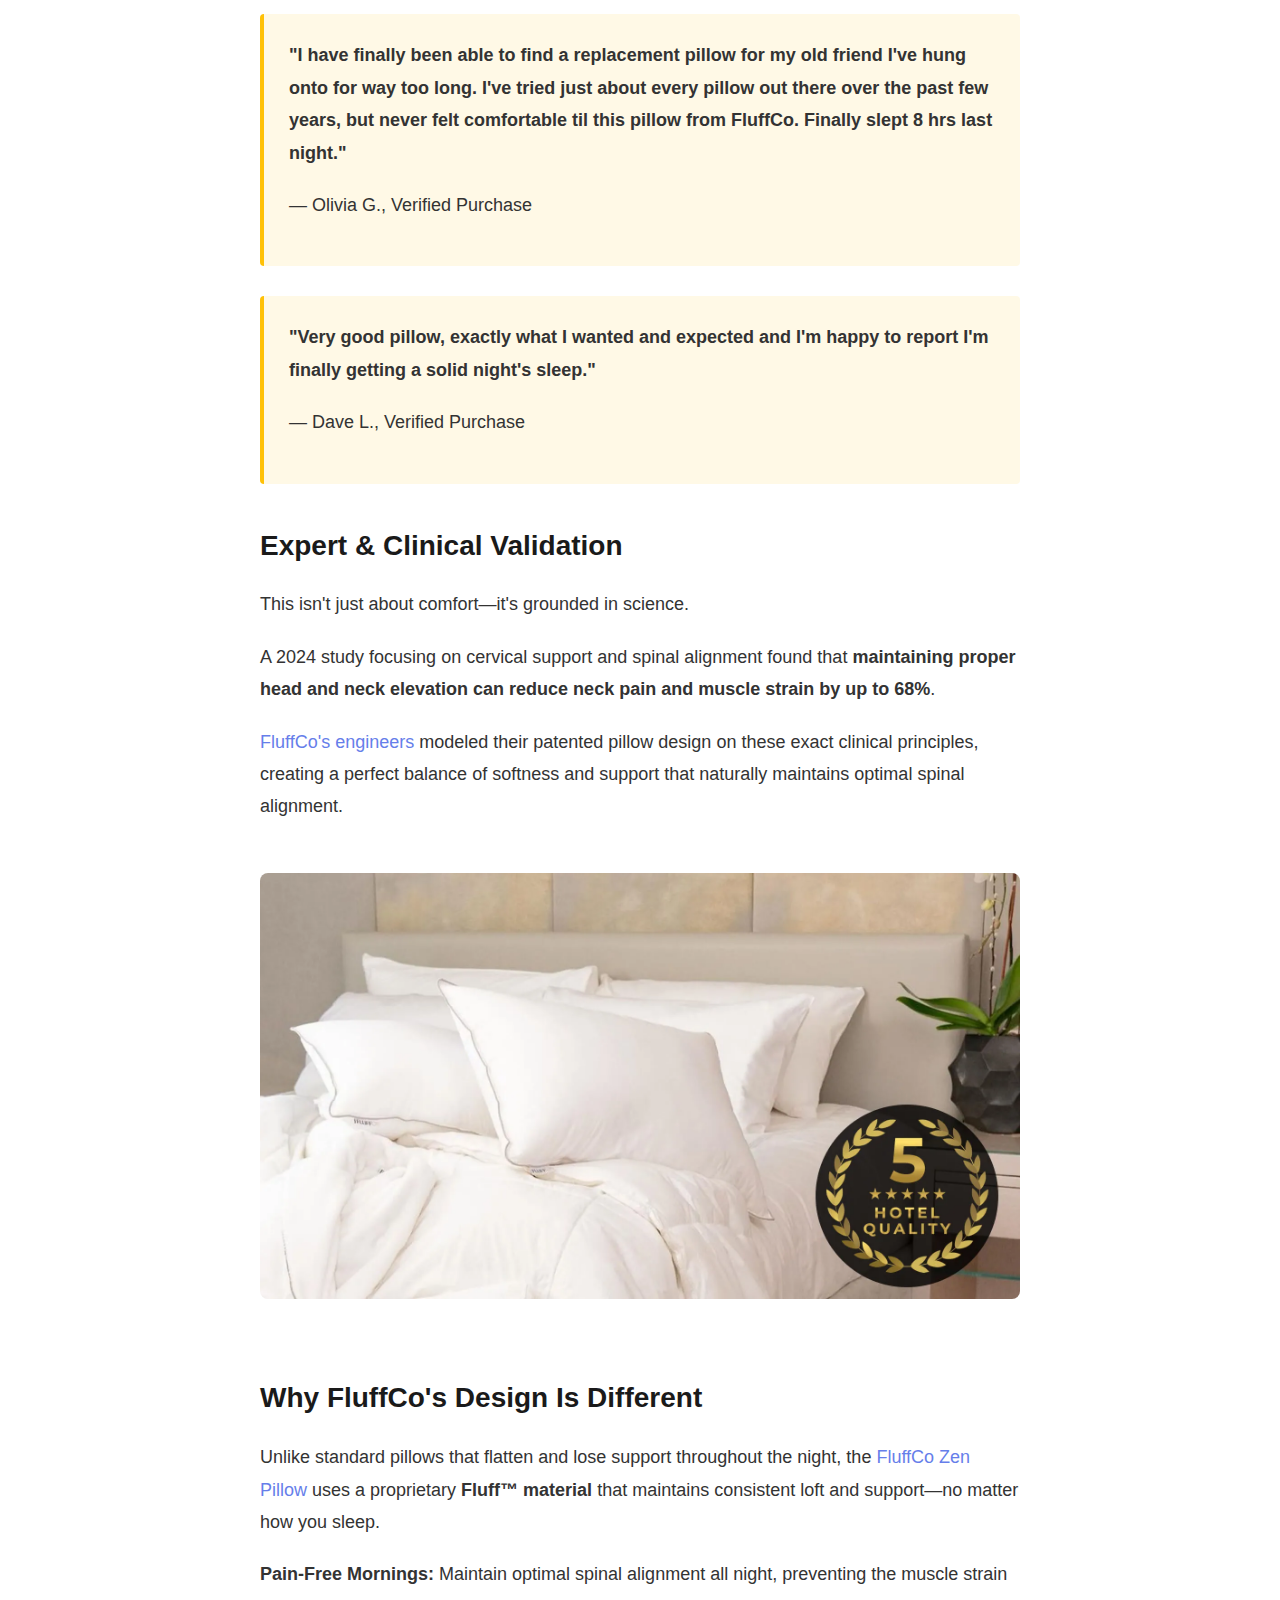
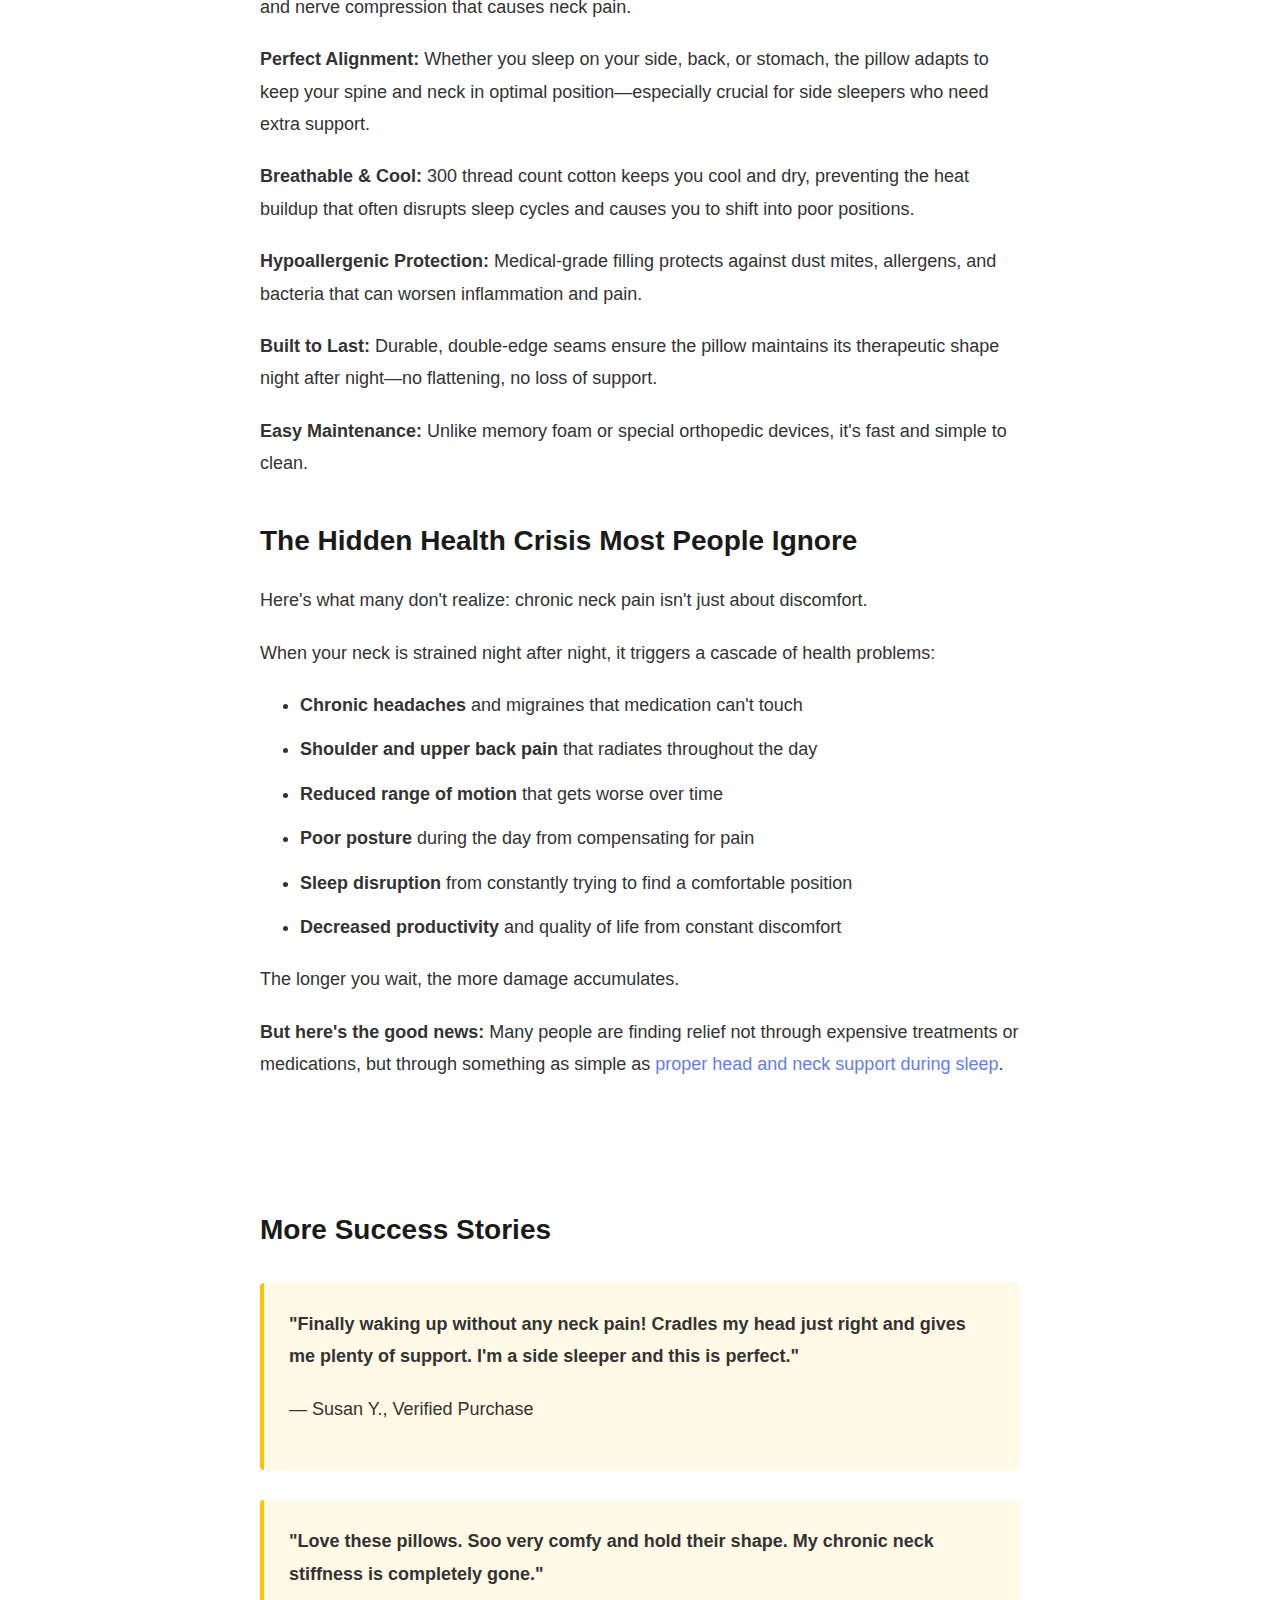
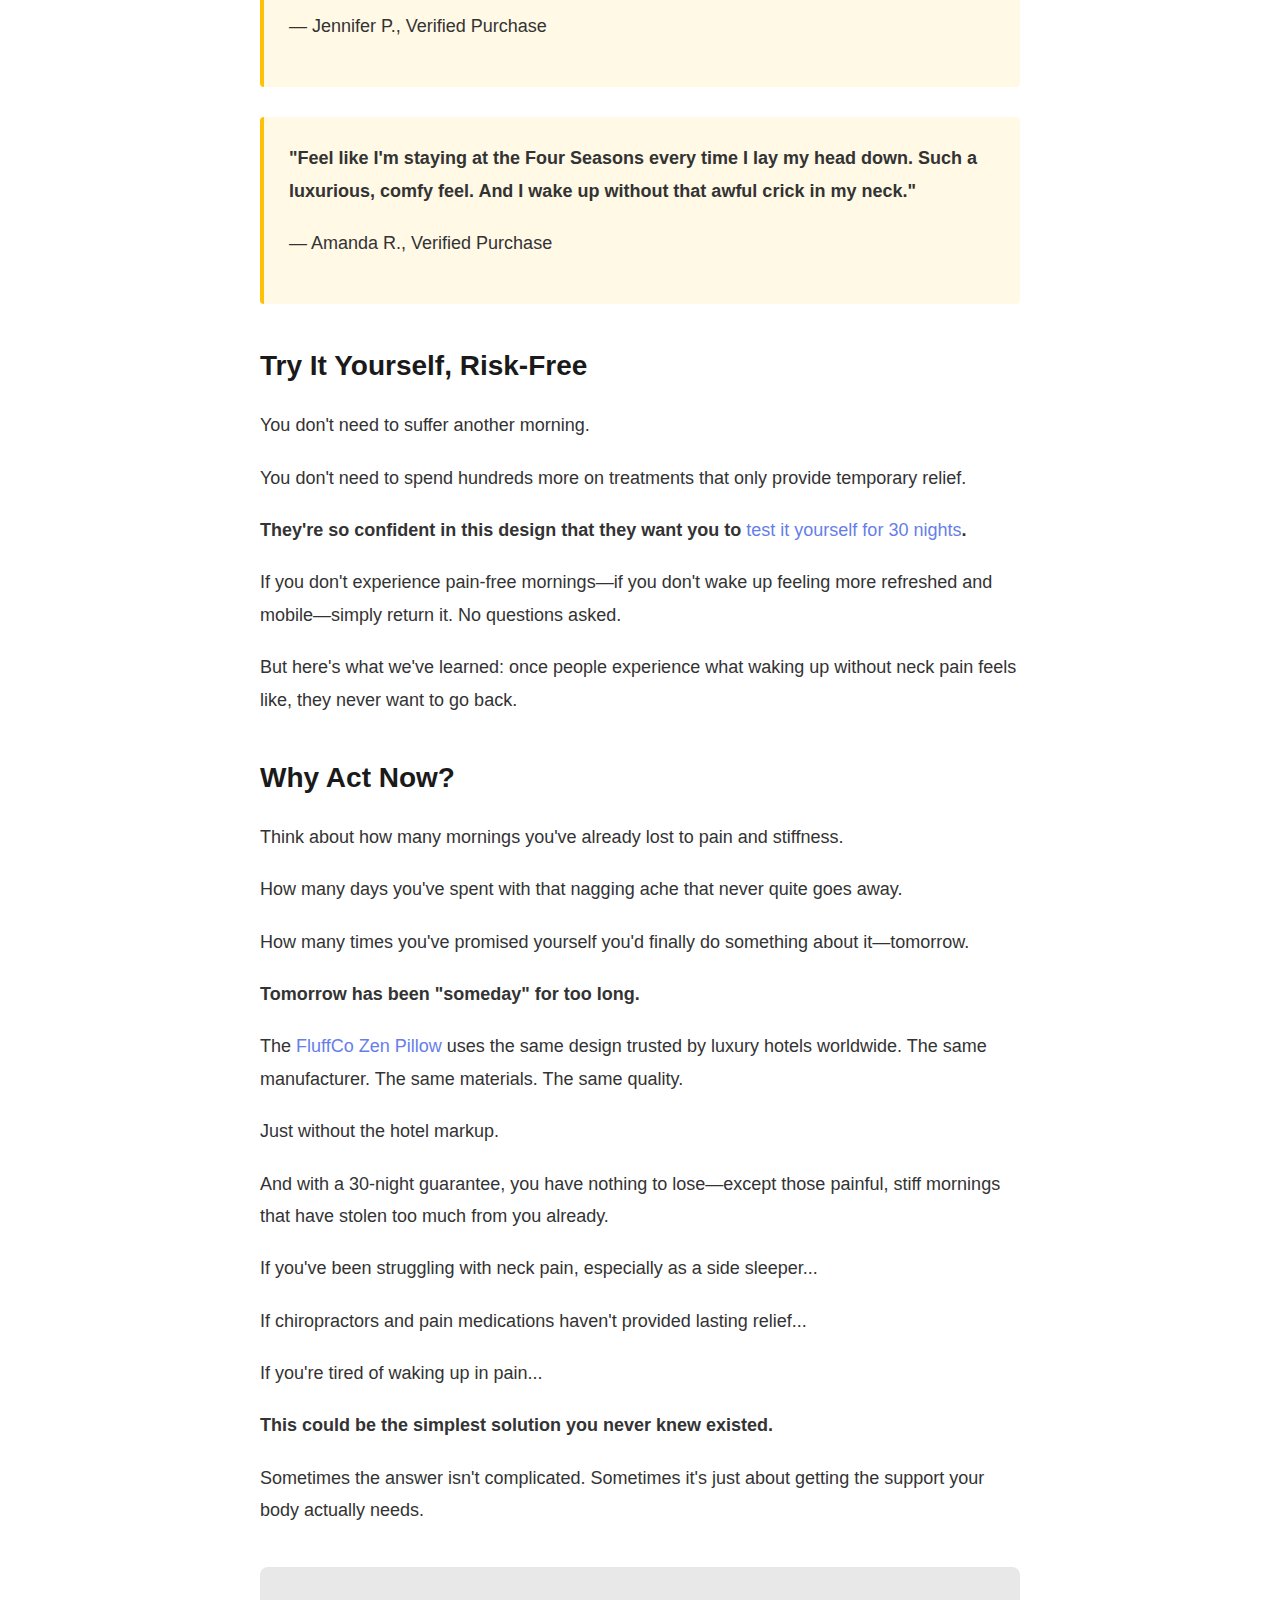
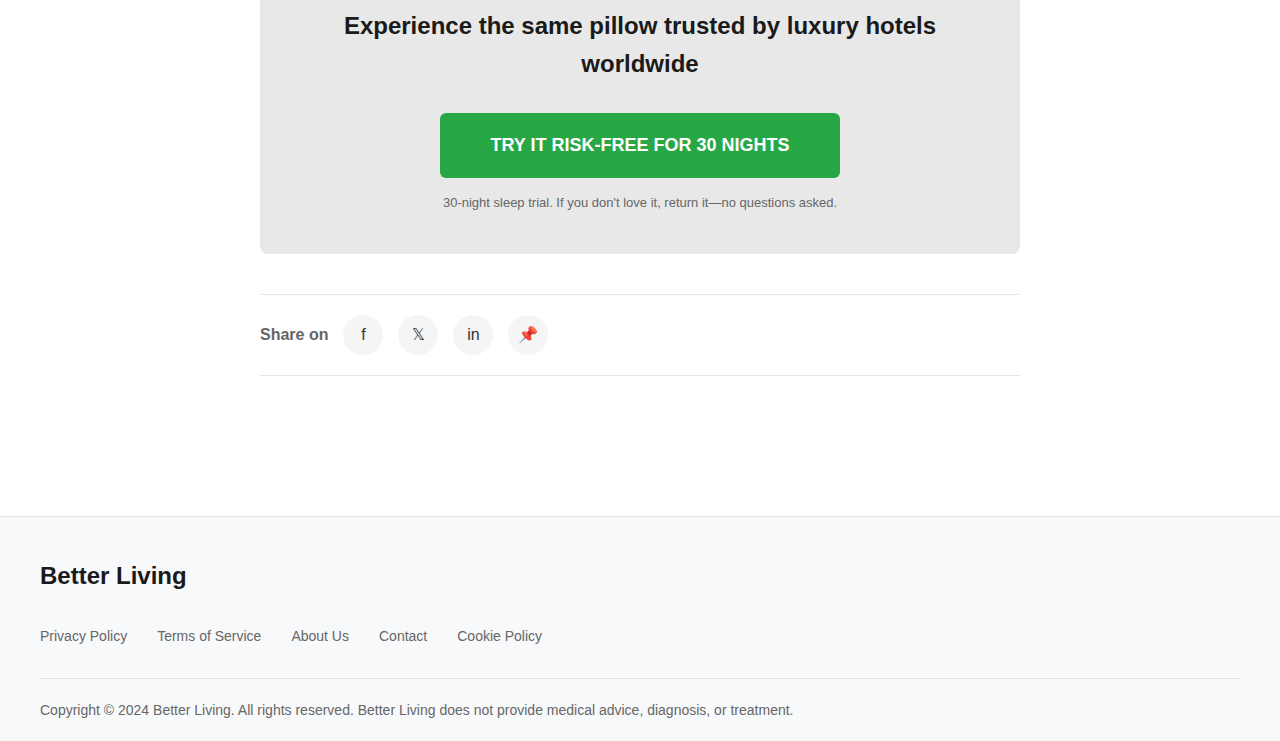
<file: neckpain/index.html>
<!DOCTYPE html>
<html lang="en">
<head>
    <meta charset="UTF-8">
    <meta name="viewport" content="width=device-width, initial-scale=1.0">
    <title>The Hidden Cause of Neck Pain No One Is Talking About | Better Living</title>
    <style>
        * {
            margin: 0;
            padding: 0;
            box-sizing: border-box;
        }
        
        body {
            font-family: -apple-system, BlinkMacSystemFont, 'Segoe UI', 'Roboto', 'Oxygen', 'Ubuntu', 'Cantarell', sans-serif;
            line-height: 1.6;
            color: #333;
            background: #fff;
        }
        
        /* Header */
        header {
            background: #fff;
            border-bottom: 1px solid #e5e5e5;
            padding: 15px 0;
            position: sticky;
            top: 0;
            z-index: 100;
        }
        
        .header-wrapper {
            max-width: 1200px;
            margin: 0 auto;
            padding: 0 20px;
            display: flex;
            justify-content: space-between;
            align-items: center;
        }
        
        .site-title {
            font-size: 24px;
            font-weight: 600;
            color: #1a1a1a;
            text-decoration: none;
        }
        
        /* Top Quiz Banner */
        .quiz-banner {
            background: #e8e8e8;
            color: #333;
            padding: 20px;
            text-align: center;
        }
        
        .quiz-banner-wrapper {
            max-width: 1200px;
            margin: 0 auto;
            display: flex;
            justify-content: space-between;
            align-items: center;
            gap: 20px;
            flex-wrap: wrap;
        }
        
        .quiz-banner p {
            margin: 0;
            font-size: 18px;
            font-weight: 500;
        }
        
        .quiz-banner-btn {
            background: #28a745;
            color: white;
            padding: 12px 30px;
            text-decoration: none;
            border-radius: 4px;
            font-weight: 600;
            white-space: nowrap;
            transition: background 0.3s;
        }
        
        .quiz-banner-btn:hover {
            background: #218838;
        }
        
        /* Breadcrumb */
        .breadcrumb {
            max-width: 800px;
            margin: 20px auto;
            padding: 0 20px;
            font-size: 14px;
            color: #666;
        }
        
        .breadcrumb a {
            color: #667eea;
            text-decoration: none;
        }
        
        /* Main Article */
        .article-container {
            max-width: 800px;
            margin: 0 auto;
            padding: 40px 20px;
        }
        
        h1 {
            font-size: 36px;
            font-weight: 700;
            line-height: 1.3;
            margin-bottom: 20px;
            color: #1a1a1a;
        }
        
        .article-meta {
            margin-bottom: 30px;
            padding-bottom: 20px;
            border-bottom: 1px solid #e5e5e5;
        }
        
        .meta-author {
            font-size: 14px;
            color: #666;
            margin-bottom: 8px;
        }
        
        .author-name {
            font-weight: 600;
            color: #1a1a1a;
        }
        
        .meta-details {
            display: flex;
            gap: 15px;
            flex-wrap: wrap;
            font-size: 14px;
            color: #666;
        }
        
        .meta-item {
            display: flex;
            align-items: center;
            gap: 5px;
        }
        
        .category-link {
            color: #667eea;
            text-decoration: none;
            font-weight: 500;
        }
        
        /* Main Image */
        .main-image {
            width: 100%;
            height: auto;
            border-radius: 8px;
            margin: 30px 0;
        }
        
        /* Article Content */
        .article-content p {
            font-size: 18px;
            line-height: 1.8;
            margin-bottom: 20px;
        }
        
        .article-content h2 {
            font-size: 28px;
            font-weight: 700;
            margin: 40px 0 20px;
            color: #1a1a1a;
        }
        
        .article-content h3 {
            font-size: 22px;
            font-weight: 600;
            margin: 30px 0 15px;
            color: #2a2a2a;
        }
        
        .article-content ul,
        .article-content ol {
            margin: 20px 0 20px 40px;
        }
        
        .article-content li {
            font-size: 18px;
            line-height: 1.8;
            margin-bottom: 12px;
        }
        
        .article-content strong {
            font-weight: 600;
        }
        
        .article-content a {
            color: #667eea;
            text-decoration: none;
            font-weight: 500;
        }
        
        .article-content a:hover {
            text-decoration: underline;
        }
        
        /* Highlight Box */
        .highlight-box {
            background: #fff9e6;
            border-left: 4px solid #ffc107;
            padding: 25px;
            margin: 30px 0;
            border-radius: 4px;
        }
        
        /* Image Placeholders */
        .content-image {
            width: 100%;
            height: auto;
            border-radius: 8px;
            margin: 30px 0;
        }
        
        /* CTA Quiz Box */
        .quiz-cta {
            background: #e8e8e8;
            color: #333;
            padding: 40px;
            border-radius: 8px;
            margin: 40px 0;
            text-align: center;
        }
        
        .quiz-cta-heading {
            font-size: 24px;
            font-weight: 700;
            margin-bottom: 20px;
            color: #1a1a1a;
        }
        
        .quiz-cta-btn {
            display: inline-block;
            background: #28a745;
            color: white;
            padding: 18px 50px;
            font-size: 18px;
            font-weight: 700;
            text-decoration: none;
            border-radius: 6px;
            transition: background 0.3s;
            margin-top: 10px;
        }
        
        .quiz-cta-btn:hover {
            background: #218838;
        }
        
        .quiz-disclaimer {
            margin-top: 15px;
            font-size: 13px;
            color: #666;
        }
        
        /* Social Share */
        .social-share {
            display: flex;
            align-items: center;
            gap: 15px;
            padding: 20px 0;
            border-top: 1px solid #e5e5e5;
            border-bottom: 1px solid #e5e5e5;
            margin: 40px 0;
        }
        
        .social-share span {
            font-weight: 600;
            color: #666;
        }
        
        .social-icon {
            width: 40px;
            height: 40px;
            display: flex;
            align-items: center;
            justify-content: center;
            background: #f5f5f5;
            border-radius: 50%;
            color: #333;
            text-decoration: none;
            transition: background 0.3s;
        }
        
        .social-icon:hover {
            background: #667eea;
            color: white;
        }
        
        /* Footer */
        footer {
            background: #f8f9fa;
            padding: 40px 20px 20px;
            margin-top: 60px;
            border-top: 1px solid #e5e5e5;
        }
        
        .footer-wrapper {
            max-width: 1200px;
            margin: 0 auto;
        }
        
        .footer-logo {
            font-size: 24px;
            font-weight: 600;
            color: #1a1a1a;
            margin-bottom: 30px;
        }
        
        .footer-links {
            display: flex;
            gap: 30px;
            flex-wrap: wrap;
            margin-bottom: 30px;
        }
        
        .footer-links a {
            color: #666;
            text-decoration: none;
            font-size: 14px;
        }
        
        .footer-links a:hover {
            color: #667eea;
        }
        
        .copyright {
            padding-top: 20px;
            border-top: 1px solid #e5e5e5;
            font-size: 14px;
            color: #666;
            display: flex;
            justify-content: space-between;
            flex-wrap: wrap;
            gap: 20px;
        }
        
        /* Responsive */
        @media (max-width: 768px) {
            h1 {
                font-size: 28px;
            }
            
            .article-content p,
            .article-content li {
                font-size: 16px;
            }
            
            .article-content h2 {
                font-size: 24px;
            }
            
            .quiz-banner-wrapper {
                text-align: center;
                justify-content: center;
            }
            
            .copyright {
                flex-direction: column;
            }
        }
    </style>

<!-- Meta Pixel Code -->
<script>
  !(function(f,b,e,v,n,t,s)
  {if(f.fbq)return;n=f.fbq=function(){n.callMethod?
  n.callMethod.apply(n,arguments):n.queue.push(arguments)};
  if(!f._fbq)f._fbq=n;n.push=n;n.loaded=!0;n.version='2.0';
  n.queue=[];t=b.createElement(e);t.async=!0;
  t.src=v;s=b.getElementsByTagName(e)[0];
  s.parentNode.insertBefore(t,s)})(window, document,'script',
  'https://connect.facebook.net/en_US/fbevents.js');
  fbq('init', '1143771264282051');
  fbq('track', 'PageView');
</script>
<noscript>
  <img height="1" width="1" style="display:none"
  src="https://www.facebook.com/tr?id=1143771264282051&ev=PageView&noscript=1"/>
</noscript>
<!-- End Meta Pixel Code -->

</head>
<body>
    <!-- Header -->
    <header>
        <div class="header-wrapper">
            <a href="#" class="site-title">Better Living</a>
        </div>
    </header>

    <!-- Top Quiz Banner -->
    <div class="quiz-banner">
        <div class="quiz-banner-wrapper">
            <p>Every night, 80 million Americans wake up with neck pain or stiffness. Is improper head support to blame?</p>
            <a href="https://www.frnchsprkl.com/28LCR3F2/HPZM9DN/?uid=46157" class="quiz-banner-btn">DISCOVER THE SOLUTION</a>
        </div>
    </div>

    <!-- Breadcrumb -->
    <div class="breadcrumb">
        <a href="#">Home</a> › <a href="#">Sleep Health</a> › The Hidden Cause of Neck Pain No One Is Talking About
    </div>

    <!-- Main Article -->
    <article class="article-container">
        <h1>The Hidden Cause of Neck Pain No One Is Talking About (And How a Simple Pillow Design Is Quietly Fixing It)</h1>
        
        <div class="article-meta">
            <div class="meta-author">
                <span>Published By</span> <span class="author-name">Dr. Sarah Mitchell</span>
            </div>
            <div class="meta-details">
                <span class="meta-item">| <a href="#" class="category-link">Sleep Health</a></span>
                <span class="meta-item">• Last update: Oct 6</span>
                <span class="meta-item">• 7 min read</span>
            </div>
        </div>

        <!-- Image 1: Woman with neck pain in bed -->
        <a href="https://www.frnchsprkl.com/28LCR3F2/HPZM9DN/?uid=46157">
            <img src="./assets/neck-pain-image-1.webp" alt="Woman experiencing neck pain while lying in bed" class="main-image" loading="eager">
        </a>

        <div class="article-content">
            <p><strong>Every night, an estimated 80 million Americans wake up with neck pain or stiffness.</strong></p>

            <p>Most blame it on stress or getting older—but new evidence suggests the real cause for many might be something far simpler: what's under their head.</p>

            <p>For years, the only answers have been expensive chiropractor visits, pain medications, or special orthopedic devices. Many people try these solutions, only to end up frustrated, still in pain, and waking up more stiff and sore than when they went to bed.</p>

            <p><strong>But what if the root of the problem wasn't your body, but your posture as you sleep?</strong></p>

            <h2>What Sleep Doctors Discovered</h2>

            <p>When you lie down, especially on your side, your head and neck need precise support to maintain proper spinal alignment.</p>

            <p>For many, this isn't an issue. But if your head and neck aren't properly supported, this slight misalignment is enough to strain muscles, compress nerves, and create chronic pain that compounds night after night.</p>

            <p>This is what doctors call cervical spine misalignment. Your neck muscles work overtime all night trying to support your head in an unnatural position. This can cause chronic pain, headaches, and stiffness that follows you throughout the day without you ever realizing the cause.</p>

            <p><strong>The key, researchers found, isn't just to make a soft pillow, but to maintain a precise alignment that keeps your spine in a neutral, natural position.</strong></p>

            <!-- Image 2: Pillow alignment diagram -->
            <img src="./assets/neck-pain-image-2.jpg" alt="Diagram showing proper vs improper pillow alignment for neck support" class="content-image" loading="lazy">
            
            <p style="text-align:center; font-style:italic; color:#555; margin-top: 10px;">On the left, a standard pillow fails to support the neck properly, causing strain and misalignment. On the right, FluffCo cervical support maintains perfect spinal alignment naturally.</p>

            <h2>The Unexpected Fix Found in 5-Star Hotels</h2>

            <p>Luxury hotels quietly solved this problem years ago without even realizing it.</p>

            <p>Their goal was simple: design a pillow that provided unparalleled comfort and support for every guest, regardless of their sleep position. Their engineers created custom-engineered pillows that cradled the neck and promoted perfect spinal alignment.</p>

            <p><strong>An unexpected side effect?</strong> Guests started reporting they woke up without the neck pain and stiffness they'd been living with for years—many feeling refreshed and pain-free for the first time in decades.</p>

            <p>For decades, this specific pillow design remained a closely guarded secret of the hospitality industry.</p>

            <p>But now, <strong><a href="https://www.frnchsprkl.com/28LCR3F2/HPZM9DN/?uid=46157">FluffCo</a></strong>—the manufacturer behind many of these luxury hotel pillows—is making their patented cervical support design available to the public for the first time.</p>

            <!-- Image 3: Woman sleeping peacefully on side -->
            <img src="./assets/neck-pain-image-3.jpg" alt="Woman sleeping peacefully on her side" class="content-image" loading="lazy">
            
            <h2>The Real-World Results</h2>

            <p>The feedback has been astonishing.</p>

            <p>One woman wrote to us about her chronic neck pain that had plagued her for over five years. She was a side sleeper who woke up every single morning with debilitating stiffness. She'd spent thousands on chiropractors, massage therapy, and special pillows that never worked.</p>

            <p>After just one week with the <a href="https://www.frnchsprkl.com/28LCR3F2/HPZM9DN/?uid=46157">FluffCo pillow</a>, her morning pain had decreased by over 90%.</p>

            <p>She went from daily pain to waking up feeling like her old self again, simply by switching pillows.</p>

            <p><strong>Her story is not unique. Thousands are discovering the same life-changing relief:</strong></p>

            <div class="highlight-box">
                <p><strong>"I've been a side sleeper my whole life and always woke up with neck pain. This pillow changed everything. No more pain, no more stiffness. Just incredible."</strong></p>
                <p style="margin-top: 10px;">— Sarah M., Verified Purchase</p>
            </div>

            <div class="highlight-box">
                <p><strong>"I used to wake up unable to turn my head without wincing. That agony is finally gone. I sleep through the night and wake up feeling human again."</strong></p>
                <p style="margin-top: 10px;">— Robert K., Verified Purchase</p>
            </div>

            <div class="highlight-box">
                <p><strong>"My heating pad is collecting dust in the closet. This pillow gives me better relief than any treatment I've tried—without pills, appointments, or constant expense."</strong></p>
                <p style="margin-top: 10px;">— Michael T., Verified Purchase</p>
            </div>

            <div class="highlight-box">
                <p><strong>"I have finally been able to find a replacement pillow for my old friend I've hung onto for way too long. I've tried just about every pillow out there over the past few years, but never felt comfortable til this pillow from FluffCo. Finally slept 8 hrs last night."</strong></p>
                <p style="margin-top: 10px;">— Olivia G., Verified Purchase</p>
            </div>

            <div class="highlight-box">
                <p><strong>"Very good pillow, exactly what I wanted and expected and I'm happy to report I'm finally getting a solid night's sleep."</strong></p>
                <p style="margin-top: 10px;">— Dave L., Verified Purchase</p>
            </div>

            <h2>Expert & Clinical Validation</h2>

            <p>This isn't just about comfort—it's grounded in science.</p>

            <p>A 2024 study focusing on cervical support and spinal alignment found that <strong>maintaining proper head and neck elevation can reduce neck pain and muscle strain by up to 68%</strong>.</p>

            <p><a href="https://www.frnchsprkl.com/28LCR3F2/HPZM9DN/?uid=46157">FluffCo's engineers</a> modeled their patented pillow design on these exact clinical principles, creating a perfect balance of softness and support that naturally maintains optimal spinal alignment.</p>

            <img src="./assets/main.webp" alt="FluffCo Zen Pillow - 5-star hotel quality" class="content-image">

            <h2>Why FluffCo's Design Is Different</h2>

            <p>Unlike standard pillows that flatten and lose support throughout the night, the <a href="https://www.frnchsprkl.com/28LCR3F2/HPZM9DN/?uid=46157">FluffCo Zen Pillow</a> uses a proprietary <strong>Fluff™ material</strong> that maintains consistent loft and support—no matter how you sleep.</p>

            <p><strong>Pain-Free Mornings:</strong> Maintain optimal spinal alignment all night, preventing the muscle strain and nerve compression that causes neck pain.</p>

            <p><strong>Perfect Alignment:</strong> Whether you sleep on your side, back, or stomach, the pillow adapts to keep your spine and neck in optimal position—especially crucial for side sleepers who need extra support.</p>

            <p><strong>Breathable & Cool:</strong> 300 thread count cotton keeps you cool and dry, preventing the heat buildup that often disrupts sleep cycles and causes you to shift into poor positions.</p>

            <p><strong>Hypoallergenic Protection:</strong> Medical-grade filling protects against dust mites, allergens, and bacteria that can worsen inflammation and pain.</p>

            <p><strong>Built to Last:</strong> Durable, double-edge seams ensure the pillow maintains its therapeutic shape night after night—no flattening, no loss of support.</p>

            <p><strong>Easy Maintenance:</strong> Unlike memory foam or special orthopedic devices, it's fast and simple to clean.</p>

            <h2>The Hidden Health Crisis Most People Ignore</h2>

            <p>Here's what many don't realize: chronic neck pain isn't just about discomfort.</p>

            <p>When your neck is strained night after night, it triggers a cascade of health problems:</p>

            <ul>
                <li><strong>Chronic headaches</strong> and migraines that medication can't touch</li>
                <li><strong>Shoulder and upper back pain</strong> that radiates throughout the day</li>
                <li><strong>Reduced range of motion</strong> that gets worse over time</li>
                <li><strong>Poor posture</strong> during the day from compensating for pain</li>
                <li><strong>Sleep disruption</strong> from constantly trying to find a comfortable position</li>
                <li><strong>Decreased productivity</strong> and quality of life from constant discomfort</li>
            </ul>

            <p>The longer you wait, the more damage accumulates.</p>

            <p><strong>But here's the good news:</strong> Many people are finding relief not through expensive treatments or medications, but through something as simple as <a href="https://www.frnchsprkl.com/28LCR3F2/HPZM9DN/?uid=46157">proper head and neck support during sleep</a>.</p>

            <!-- Image 4: Woman sleeping peacefully with smile -->
            <img src="./assets/neck-pain-image-4.jpg" alt="Peaceful sleeping woman with proper neck support" class="content-image" loading="lazy">
            
            <h2>More Success Stories</h2>

            <div class="highlight-box">
                <p><strong>"Finally waking up without any neck pain! Cradles my head just right and gives me plenty of support. I'm a side sleeper and this is perfect."</strong></p>
                <p style="margin-top: 10px;">— Susan Y., Verified Purchase</p>
            </div>

            <div class="highlight-box">
                <p><strong>"Love these pillows. Soo very comfy and hold their shape. My chronic neck stiffness is completely gone."</strong></p>
                <p style="margin-top: 10px;">— Jennifer P., Verified Purchase</p>
            </div>

            <div class="highlight-box">
                <p><strong>"Feel like I'm staying at the Four Seasons every time I lay my head down. Such a luxurious, comfy feel. And I wake up without that awful crick in my neck."</strong></p>
                <p style="margin-top: 10px;">— Amanda R., Verified Purchase</p>
            </div>

            <h2>Try It Yourself, Risk-Free</h2>

            <p>You don't need to suffer another morning.</p>

            <p>You don't need to spend hundreds more on treatments that only provide temporary relief.</p>

            <p><strong>They're so confident in this design that they want you to <a href="https://www.frnchsprkl.com/28LCR3F2/HPZM9DN/?uid=46157">test it yourself for 30 nights</a>.</strong></p>

            <p>If you don't experience pain-free mornings—if you don't wake up feeling more refreshed and mobile—simply return it. No questions asked.</p>

            <p>But here's what we've learned: once people experience what waking up without neck pain feels like, they never want to go back.</p>

            <h2>Why Act Now?</h2>

            <p>Think about how many mornings you've already lost to pain and stiffness.</p>

            <p>How many days you've spent with that nagging ache that never quite goes away.</p>

            <p>How many times you've promised yourself you'd finally do something about it—tomorrow.</p>

            <p><strong>Tomorrow has been "someday" for too long.</strong></p>

            <p>The <a href="https://www.frnchsprkl.com/28LCR3F2/HPZM9DN/?uid=46157">FluffCo Zen Pillow</a> uses the same design trusted by luxury hotels worldwide. The same manufacturer. The same materials. The same quality.</p>

            <p>Just without the hotel markup.</p>

            <p>And with a 30-night guarantee, you have nothing to lose—except those painful, stiff mornings that have stolen too much from you already.</p>

            <p>If you've been struggling with neck pain, especially as a side sleeper...</p>

            <p>If chiropractors and pain medications haven't provided lasting relief...</p>

            <p>If you're tired of waking up in pain...</p>

            <p><strong>This could be the simplest solution you never knew existed.</strong></p>

            <p>Sometimes the answer isn't complicated. Sometimes it's just about getting the support your body actually needs.</p>
        </div>

        <!-- Quiz CTA -->
        <div class="quiz-cta">
            <div class="quiz-cta-heading">Experience the same pillow trusted by luxury hotels worldwide</div>
            <a href="https://www.frnchsprkl.com/28LCR3F2/HPZM9DN/?uid=46157" class="quiz-cta-btn">TRY IT RISK-FREE FOR 30 NIGHTS</a>
            <div class="quiz-disclaimer">30-night sleep trial. If you don't love it, return it—no questions asked.</div>
        </div>

        <!-- Social Share -->
        <div class="social-share">
            <span>Share on</span>
            <a href="#" class="social-icon">f</a>
            <a href="#" class="social-icon">𝕏</a>
            <a href="#" class="social-icon">in</a>
            <a href="#" class="social-icon">📌</a>
        </div>
    </article>

    <!-- Footer -->
    <footer>
        <div class="footer-wrapper">
            <div class="footer-logo">Better Living</div>
            
            <div class="footer-links">
                <a href="#">Privacy Policy</a>
                <a href="#">Terms of Service</a>
                <a href="#">About Us</a>
                <a href="#">Contact</a>
                <a href="#">Cookie Policy</a>
            </div>
            
            <div class="copyright">
                <div>
                    <p>Copyright © 2024 Better Living. All rights reserved. Better Living does not provide medical advice, diagnosis, or treatment.</p>
                </div>
            </div>
        </div>
    </footer>
</body>
</html>
</file>
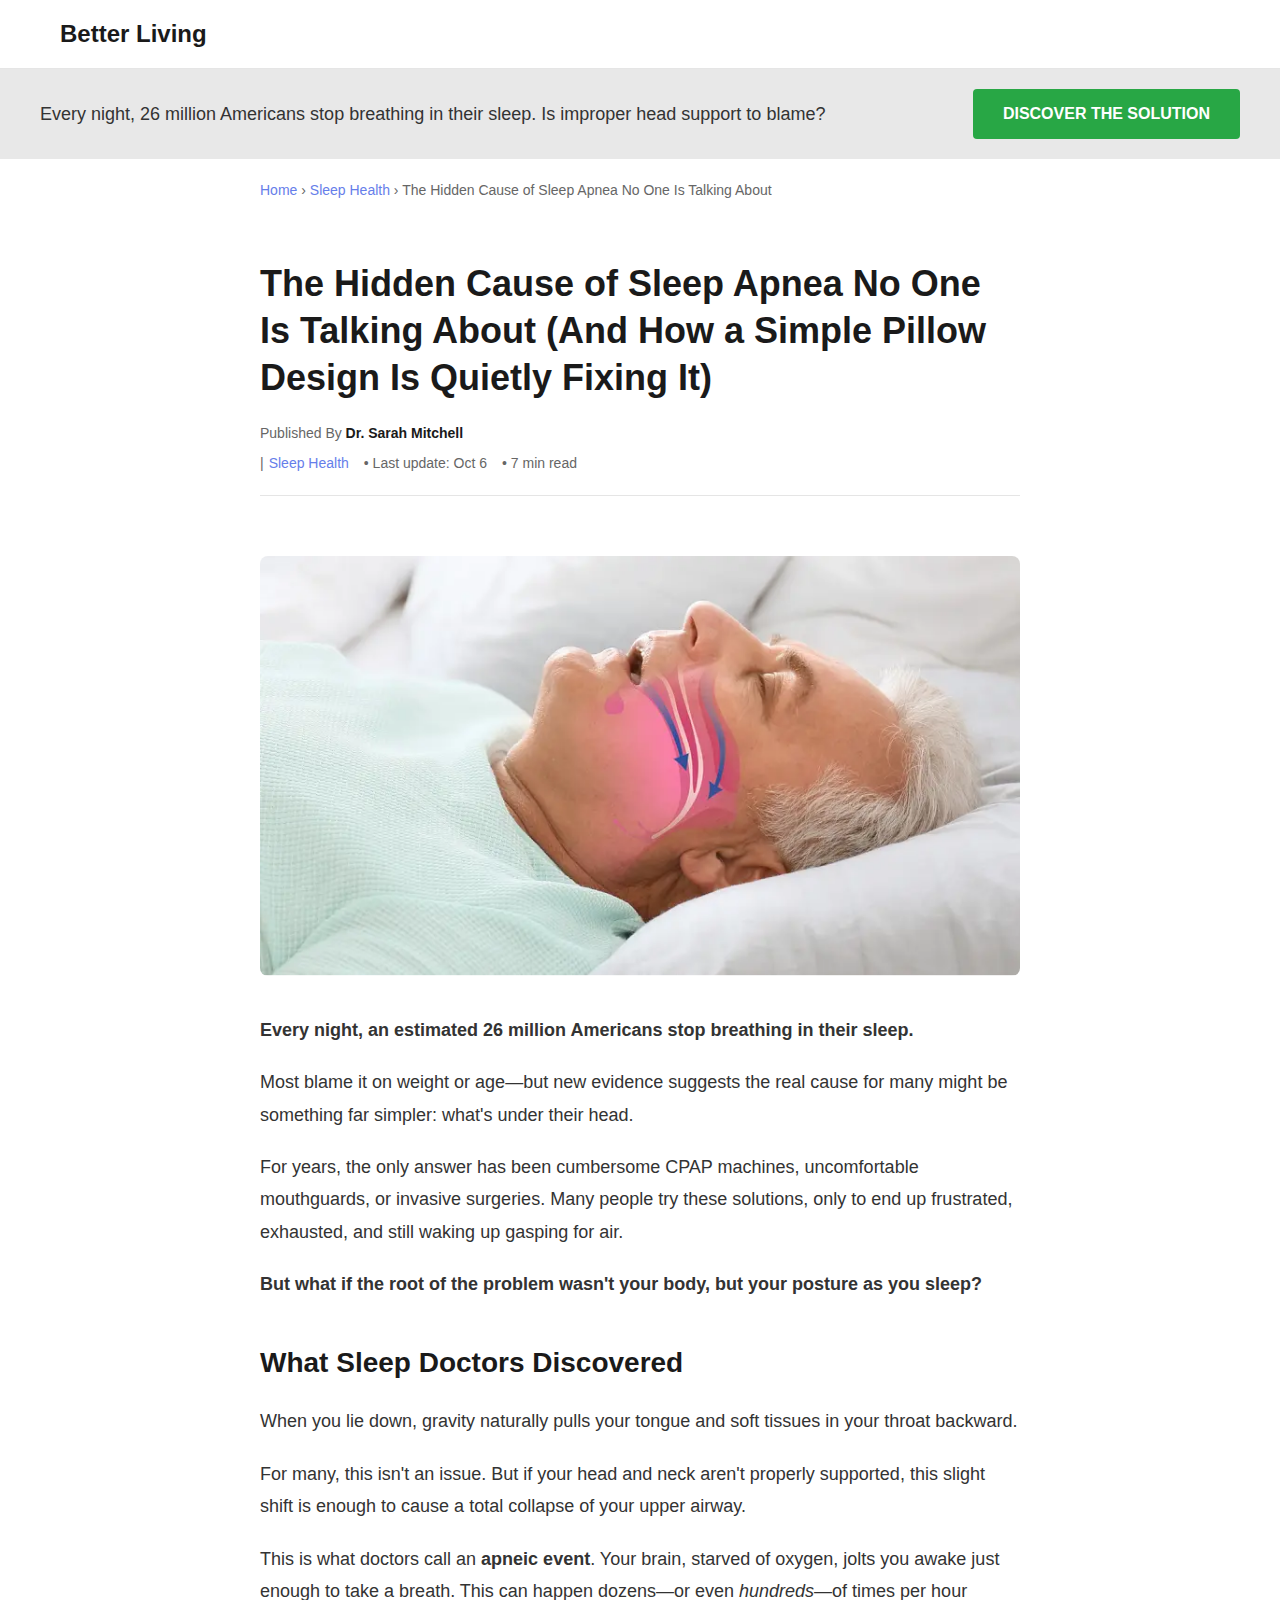
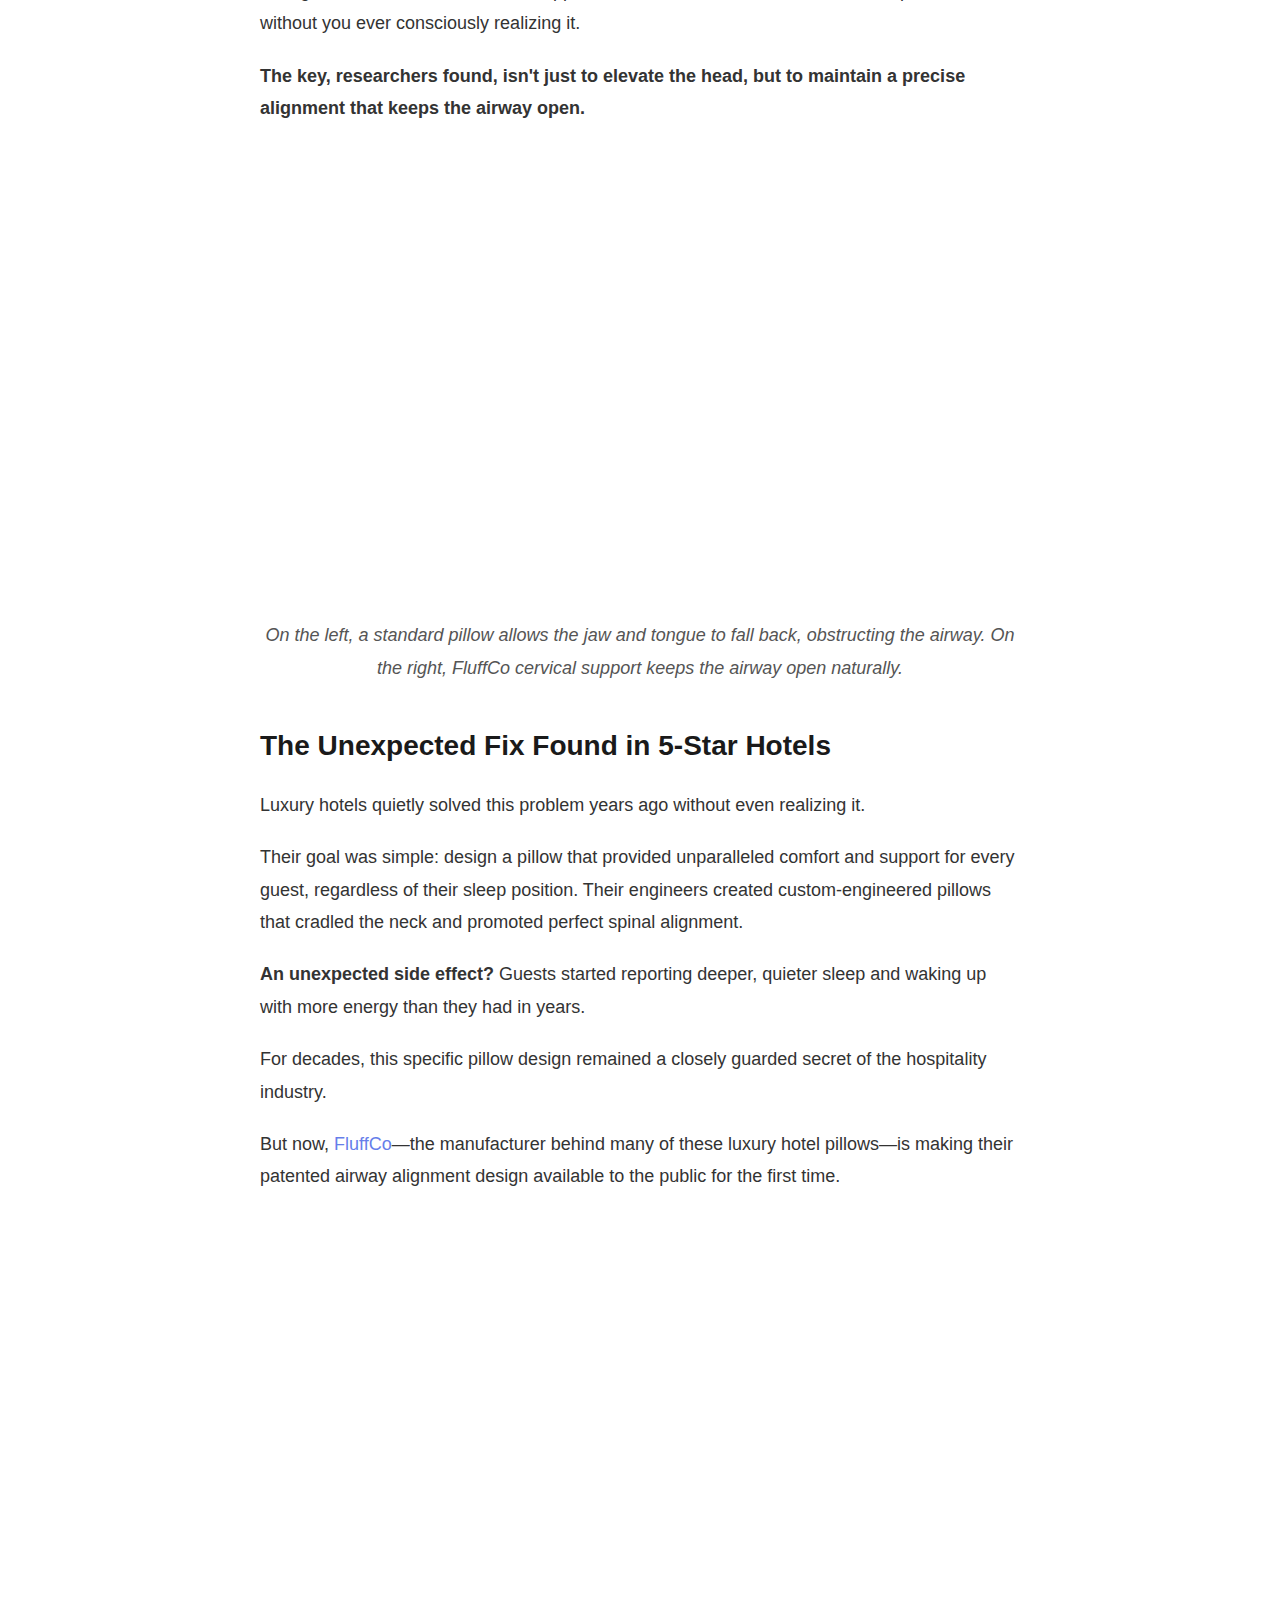
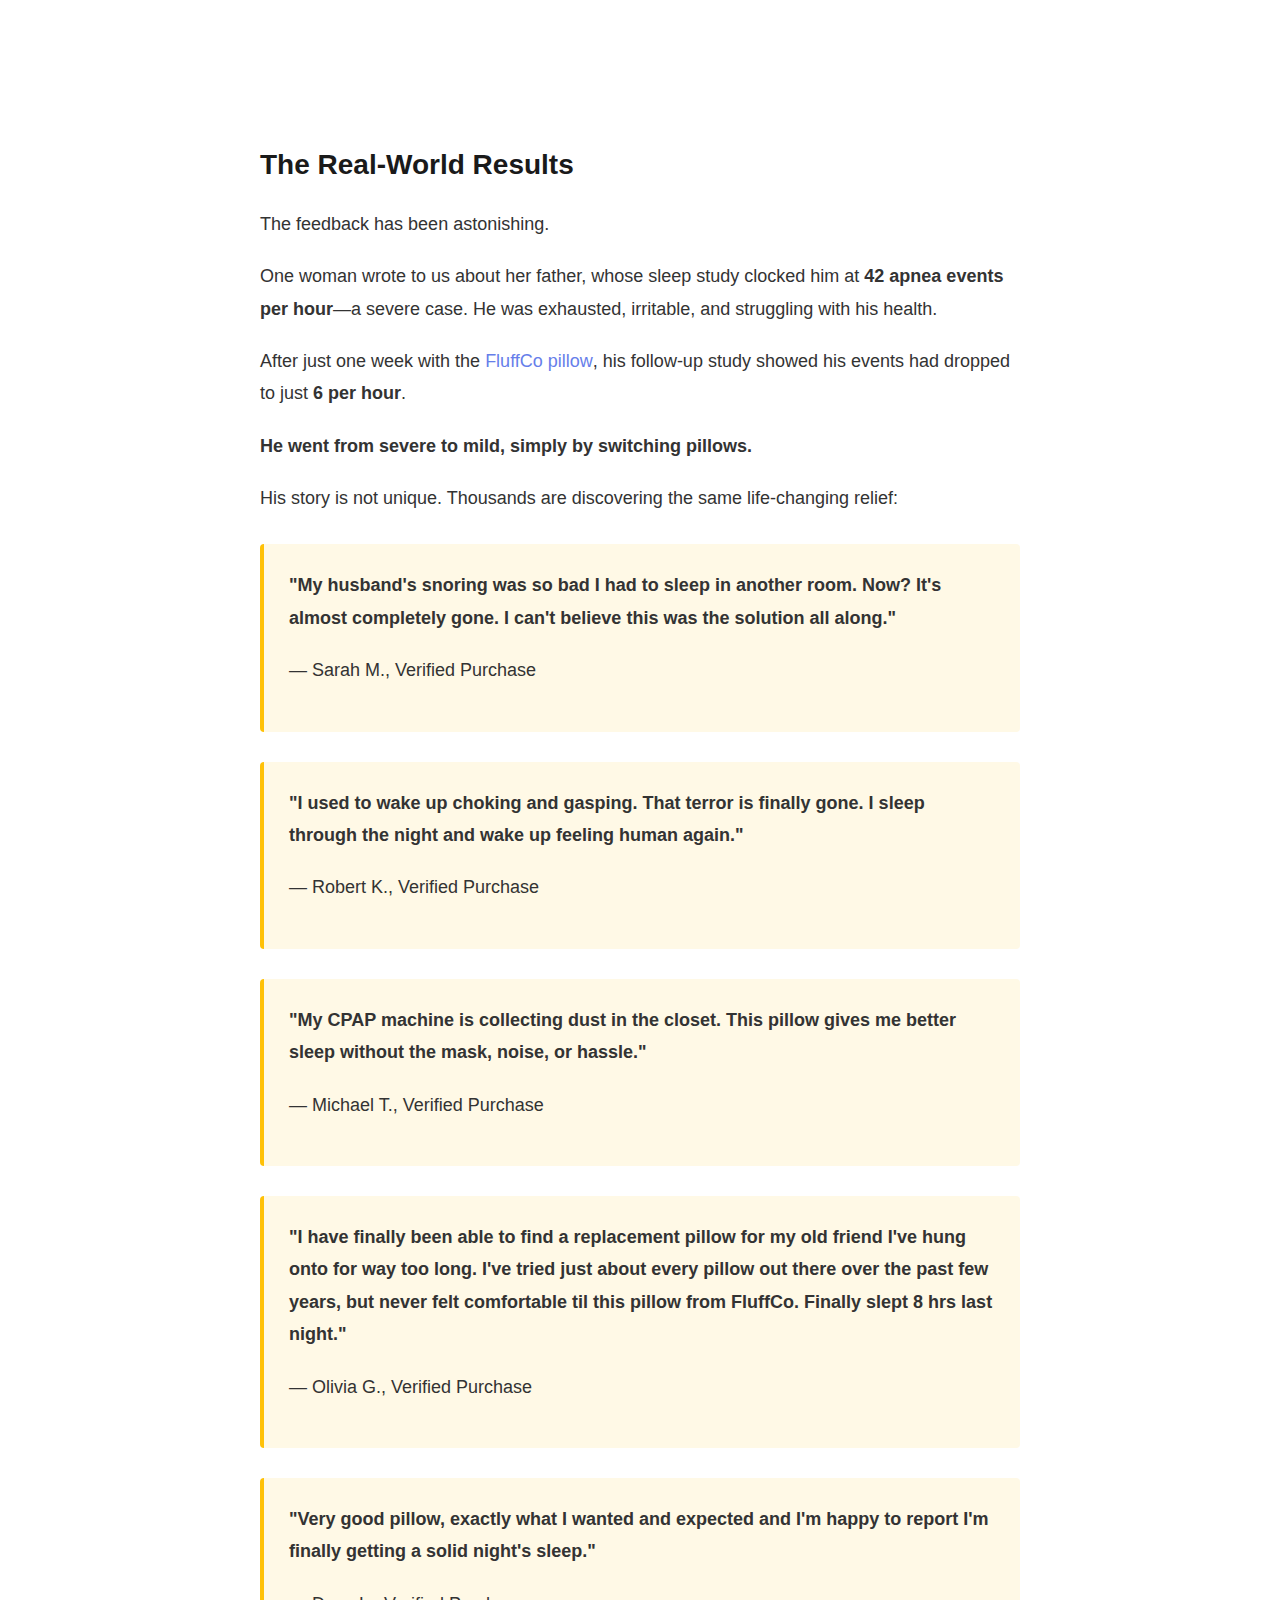
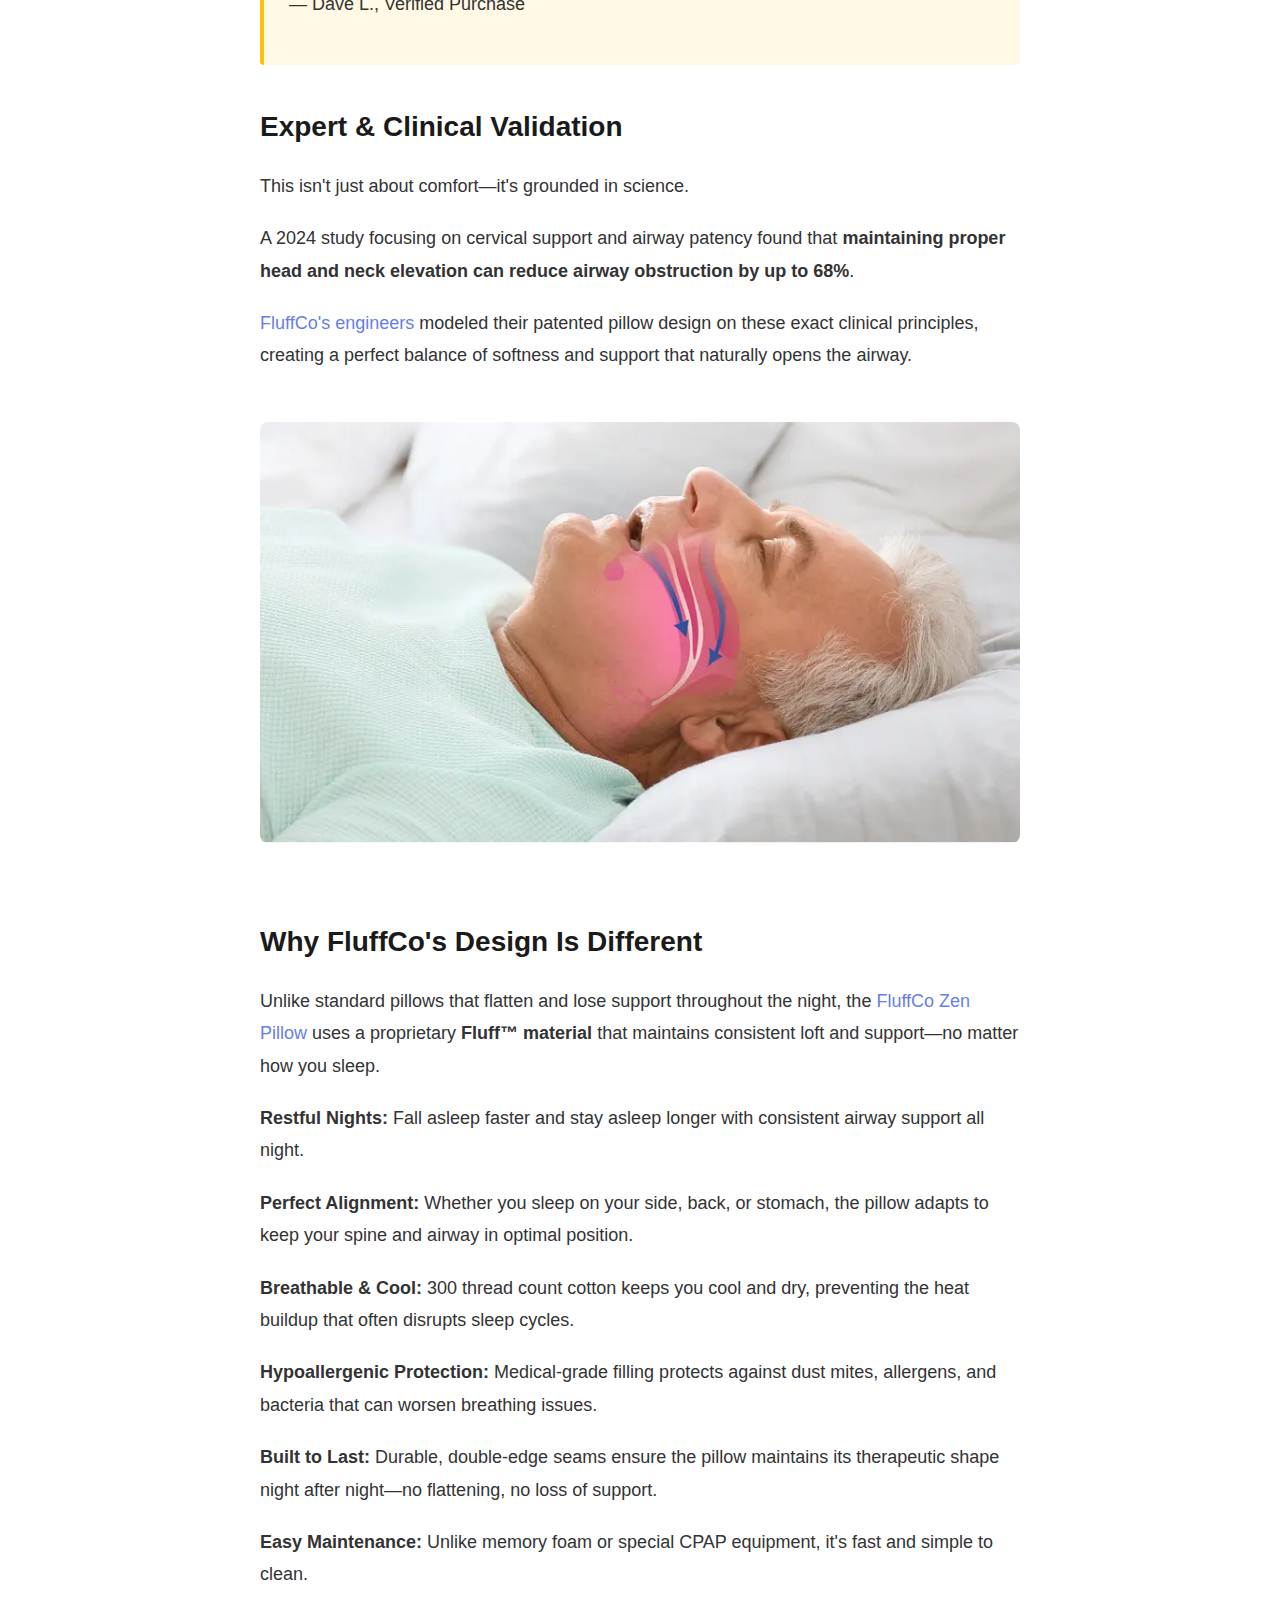
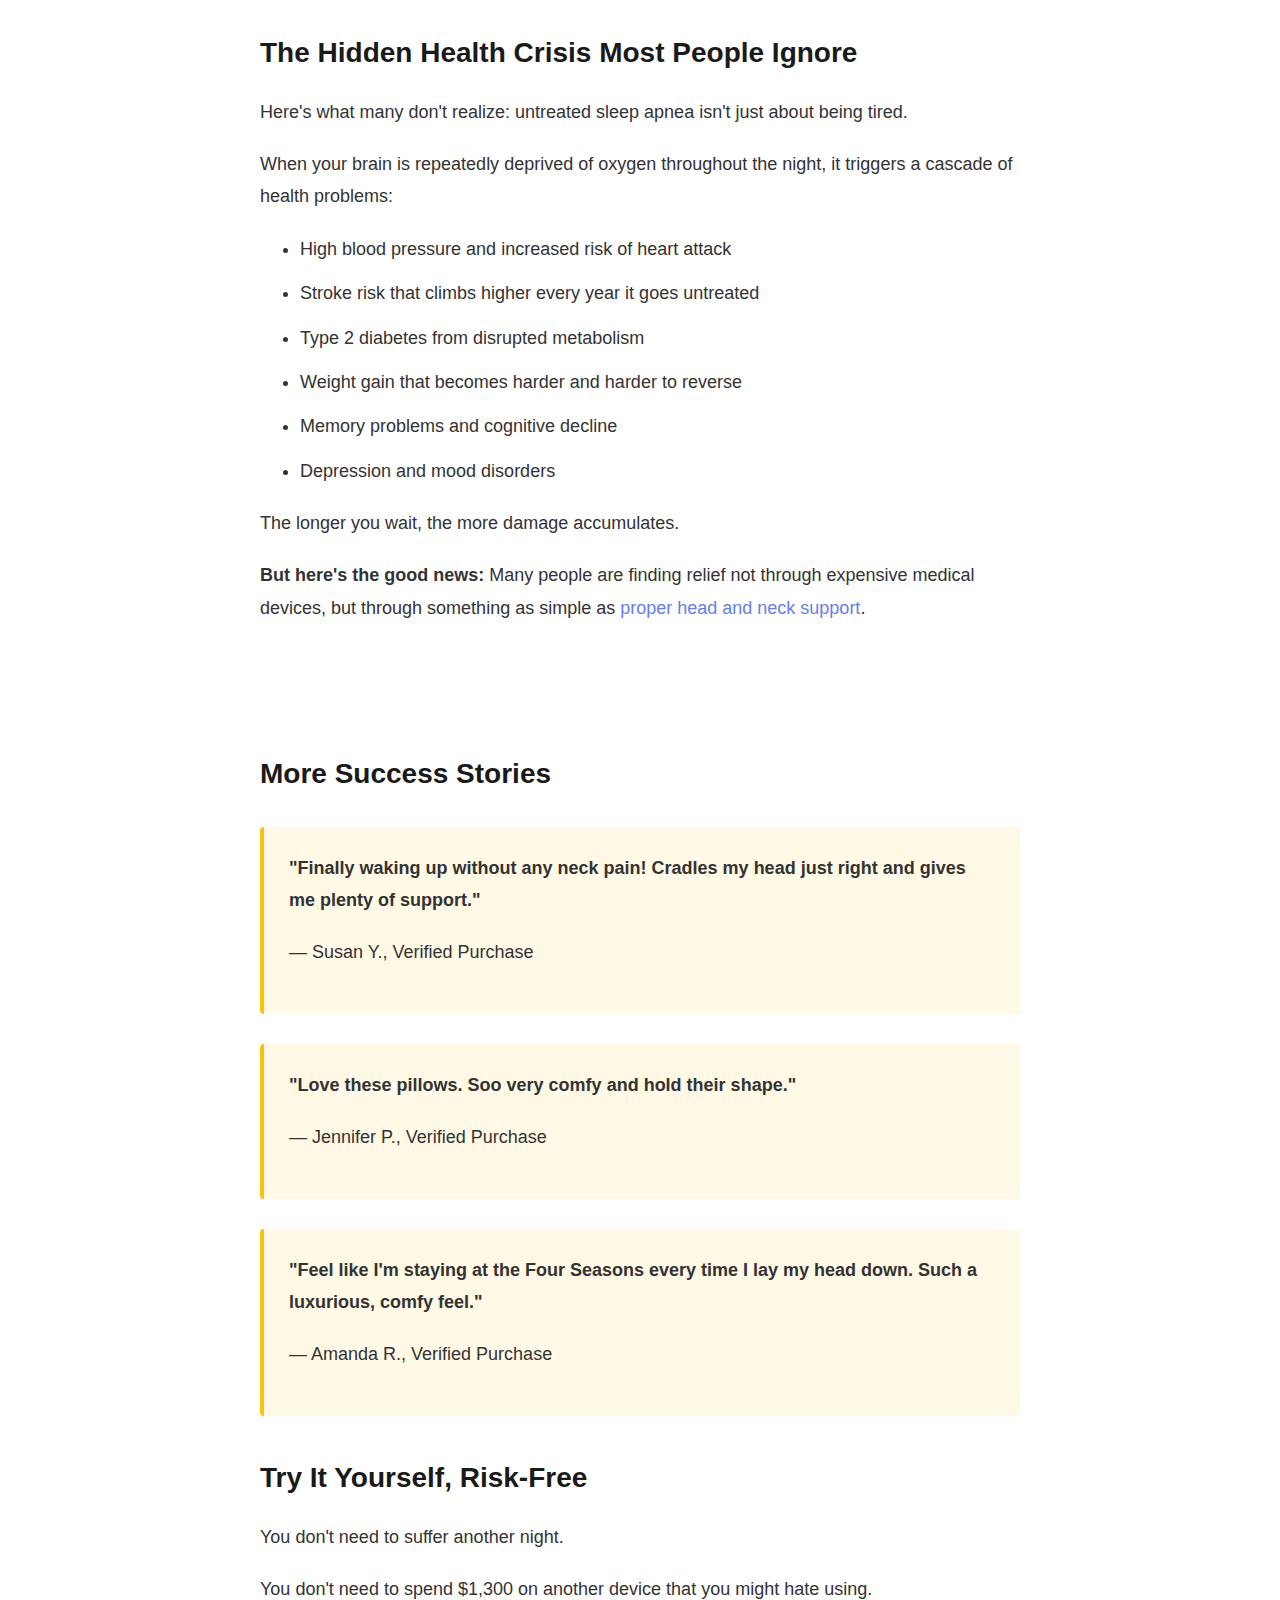
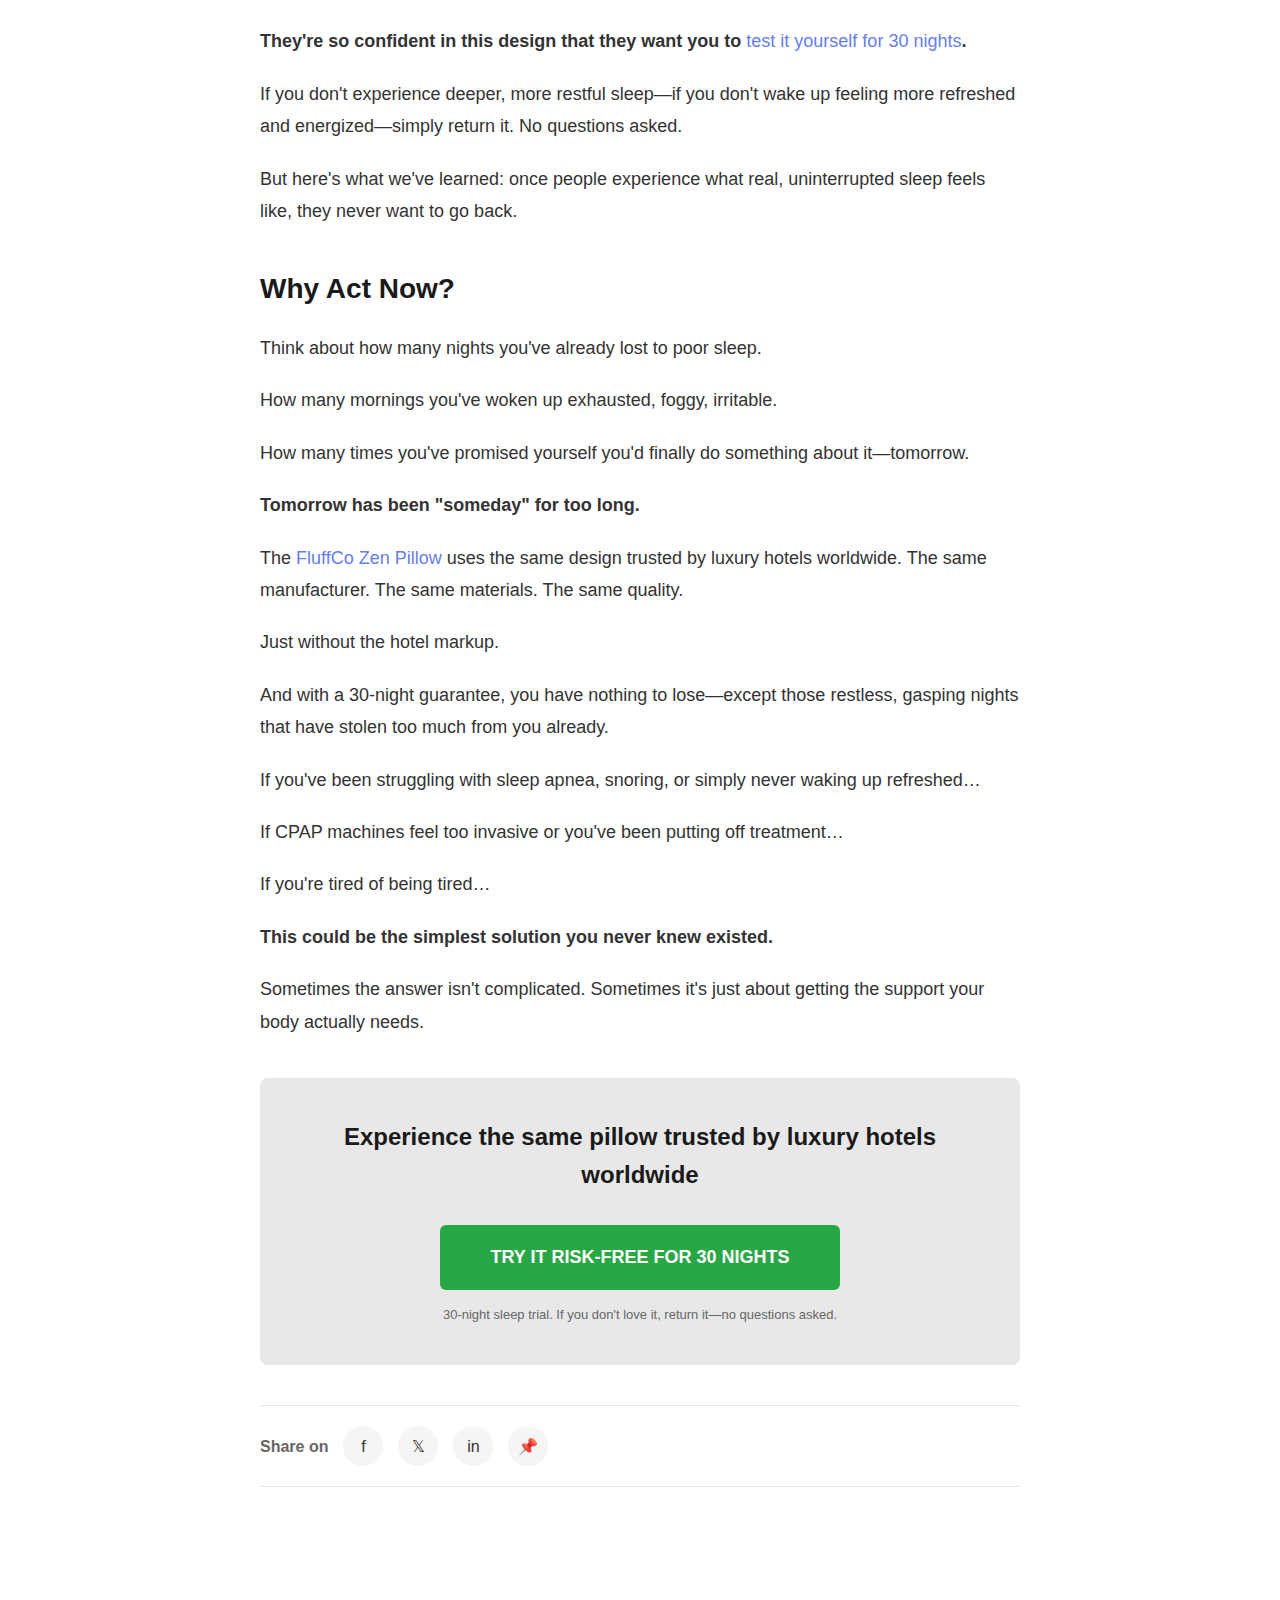
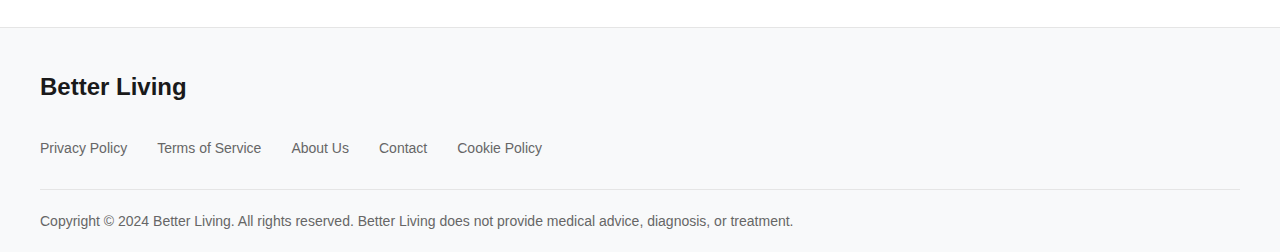
<file: science/index.html>
<!DOCTYPE html>
<html lang="en">
<head>
    <meta charset="UTF-8">
    <meta name="viewport" content="width=device-width, initial-scale=1.0">
    <title>The Hidden Cause of Sleep Apnea No One Is Talking About | Better Living</title>
    <style>
        * {
            margin: 0;
            padding: 0;
            box-sizing: border-box;
        }
        
        body {
            font-family: -apple-system, BlinkMacSystemFont, 'Segoe UI', 'Roboto', 'Oxygen', 'Ubuntu', 'Cantarell', sans-serif;
            line-height: 1.6;
            color: #333;
            background: #fff;
        }
        
        /* Header */
        header {
            background: #fff;
            border-bottom: 1px solid #e5e5e5;
            padding: 15px 0;
            position: sticky;
            top: 0;
            z-index: 100;
        }
        
        .header-wrapper {
            max-width: 1200px;
            margin: 0 auto;
            padding: 0 20px;
            display: flex;
            justify-content: space-between;
            align-items: center;
        }
        
        .site-title {
            font-size: 24px;
            font-weight: 600;
            color: #1a1a1a;
            text-decoration: none;
        }
        
        /* Top Quiz Banner */
        .quiz-banner {
            background: #e8e8e8;
            color: #333;
            padding: 20px;
            text-align: center;
        }
        
        .quiz-banner-wrapper {
            max-width: 1200px;
            margin: 0 auto;
            display: flex;
            justify-content: space-between;
            align-items: center;
            gap: 20px;
            flex-wrap: wrap;
        }
        
        .quiz-banner p {
            margin: 0;
            font-size: 18px;
            font-weight: 500;
        }
        
        .quiz-banner-btn {
            background: #28a745;
            color: white;
            padding: 12px 30px;
            text-decoration: none;
            border-radius: 4px;
            font-weight: 600;
            white-space: nowrap;
            transition: background 0.3s;
        }
        
        .quiz-banner-btn:hover {
            background: #218838;
        }
        
        /* Disclaimer */
        .global-disclaimer {
            max-width: 800px;
            margin: 20px auto;
            padding: 15px 20px;
            background: #f8f9fa;
            border-left: 3px solid #ffc107;
            font-size: 14px;
            color: #666;
        }
        
        .global-disclaimer a {
            color: #667eea;
            text-decoration: none;
        }
        
        /* Breadcrumb */
        .breadcrumb {
            max-width: 800px;
            margin: 20px auto;
            padding: 0 20px;
            font-size: 14px;
            color: #666;
        }
        
        .breadcrumb a {
            color: #667eea;
            text-decoration: none;
        }
        
        /* Main Article */
        .article-container {
            max-width: 800px;
            margin: 0 auto;
            padding: 40px 20px;
        }
        
        h1 {
            font-size: 36px;
            font-weight: 700;
            line-height: 1.3;
            margin-bottom: 20px;
            color: #1a1a1a;
        }
        
        .article-meta {
            margin-bottom: 30px;
            padding-bottom: 20px;
            border-bottom: 1px solid #e5e5e5;
        }
        
        .meta-author {
            font-size: 14px;
            color: #666;
            margin-bottom: 8px;
        }
        
        .author-name {
            font-weight: 600;
            color: #1a1a1a;
        }
        
        .meta-details {
            display: flex;
            gap: 15px;
            flex-wrap: wrap;
            font-size: 14px;
            color: #666;
        }
        
        .meta-item {
            display: flex;
            align-items: center;
            gap: 5px;
        }
        
        .category-link {
            color: #667eea;
            text-decoration: none;
            font-weight: 500;
        }
        
        /* Main Image */
        .main-image {
            width: 100%;
            height: auto;
            border-radius: 8px;
            margin: 30px 0;
        }
        
        /* Article Content */
        .article-content p {
            font-size: 18px;
            line-height: 1.8;
            margin-bottom: 20px;
        }
        
        .article-content h2 {
            font-size: 28px;
            font-weight: 700;
            margin: 40px 0 20px;
            color: #1a1a1a;
        }
        
        .article-content h3 {
            font-size: 22px;
            font-weight: 600;
            margin: 30px 0 15px;
            color: #2a2a2a;
        }
        
        .article-content ul,
        .article-content ol {
            margin: 20px 0 20px 40px;
        }
        
        .article-content li {
            font-size: 18px;
            line-height: 1.8;
            margin-bottom: 12px;
        }
        
        .article-content strong {
            font-weight: 600;
        }
        
        .article-content sup {
            font-size: 12px;
        }
        
        .article-content a {
            color: #667eea;
            text-decoration: none;
            font-weight: 500;
        }
        
        .article-content a:hover {
            text-decoration: underline;
        }
        
        /* Highlight Box */
        .highlight-box {
            background: #fff9e6;
            border-left: 4px solid #ffc107;
            padding: 25px;
            margin: 30px 0;
            border-radius: 4px;
        }
        
        /* Image Placeholders */
        .content-image {
            width: 100%;
            height: auto;
            border-radius: 8px;
            margin: 30px 0;
        }
        
        /* CTA Quiz Box */
        .quiz-cta {
            background: #e8e8e8;
            color: #333;
            padding: 40px;
            border-radius: 8px;
            margin: 40px 0;
            text-align: center;
        }
        
        .quiz-cta-heading {
            font-size: 24px;
            font-weight: 700;
            margin-bottom: 20px;
            color: #1a1a1a;
        }
        
        .quiz-cta-btn {
            display: inline-block;
            background: #28a745;
            color: white;
            padding: 18px 50px;
            font-size: 18px;
            font-weight: 700;
            text-decoration: none;
            border-radius: 6px;
            transition: background 0.3s;
            margin-top: 10px;
        }
        
        .quiz-cta-btn:hover {
            background: #218838;
        }
        
        .quiz-disclaimer {
            margin-top: 15px;
            font-size: 13px;
            color: #666;
        }
        
        /* Social Share */
        .social-share {
            display: flex;
            align-items: center;
            gap: 15px;
            padding: 20px 0;
            border-top: 1px solid #e5e5e5;
            border-bottom: 1px solid #e5e5e5;
            margin: 40px 0;
        }
        
        .social-share span {
            font-weight: 600;
            color: #666;
        }
        
        .social-icon {
            width: 40px;
            height: 40px;
            display: flex;
            align-items: center;
            justify-content: center;
            background: #f5f5f5;
            border-radius: 50%;
            color: #333;
            text-decoration: none;
            transition: background 0.3s;
        }
        
        .social-icon:hover {
            background: #667eea;
            color: white;
        }
        
        /* Footer */
        footer {
            background: #f8f9fa;
            padding: 40px 20px 20px;
            margin-top: 60px;
            border-top: 1px solid #e5e5e5;
        }
        
        .footer-wrapper {
            max-width: 1200px;
            margin: 0 auto;
        }
        
        .footer-logo {
            font-size: 24px;
            font-weight: 600;
            color: #1a1a1a;
            margin-bottom: 30px;
        }
        
        .footer-links {
            display: flex;
            gap: 30px;
            flex-wrap: wrap;
            margin-bottom: 30px;
        }
        
        .footer-links a {
            color: #666;
            text-decoration: none;
            font-size: 14px;
        }
        
        .footer-links a:hover {
            color: #667eea;
        }
        
        .copyright {
            padding-top: 20px;
            border-top: 1px solid #e5e5e5;
            font-size: 14px;
            color: #666;
            display: flex;
            justify-content: space-between;
            flex-wrap: wrap;
            gap: 20px;
        }
        
        /* Responsive */
        @media (max-width: 768px) {
            h1 {
                font-size: 28px;
            }
            
            .article-content p,
            .article-content li {
                font-size: 16px;
            }
            
            .article-content h2 {
                font-size: 24px;
            }
            
            .quiz-banner-wrapper {
                text-align: center;
                justify-content: center;
            }
            
            .copyright {
                flex-direction: column;
            }
        }
    </style>
</head>
<body>
    <!-- Header -->
    <header>
        <div class="header-wrapper">
            <a href="#" class="site-title">Better Living</a>
        </div>
    </header>

    <!-- Top Quiz Banner -->
    <div class="quiz-banner">
        <div class="quiz-banner-wrapper">
            <p>Every night, 26 million Americans stop breathing in their sleep. Is improper head support to blame?</p>
            <a href="https://www.altoacre.com/28LCR3F2/FZ963ZB/?uid=42181" class="quiz-banner-btn">DISCOVER THE SOLUTION</a>
        </div>
    </div>

    <!-- Breadcrumb -->
            <div class="breadcrumb">
        <a href="#">Home</a> › <a href="#">Sleep Health</a> › The Hidden Cause of Sleep Apnea No One Is Talking About
    </div>

    <!-- Main Article -->
    <article class="article-container">
        <h1>The Hidden Cause of Sleep Apnea No One Is Talking About (And How a Simple Pillow Design Is Quietly Fixing It)</h1>
        
        <div class="article-meta">
            <div class="meta-author">
                <span>Published By</span> <span class="author-name">Dr. Sarah Mitchell</span>
            </div>
            <div class="meta-details">
                <span class="meta-item">| <a href="#" class="category-link">Sleep Health</a></span>
                <span class="meta-item">• Last update: Oct 6</span>
                <span class="meta-item">• 7 min read</span>
            </div>
        </div>

        <a href="https://www.altoacre.com/28LCR3F2/FZ963ZB/?uid=42181">
    <picture>
        <source srcset="./assets/main.webp" type="image/webp">
        <img src="./assets/main.webp" alt="5‑star hotel quality pillows on a neatly made bed" class="main-image" loading="eager" decoding="async">
    </picture>
</a>

        <div class="article-content">
            <p><strong>Every night, an estimated 26 million Americans stop breathing in their sleep.</strong></p>

            <p>Most blame it on weight or age—but new evidence suggests the real cause for many might be something far simpler: what's under their head.</p>

            <p>For years, the only answer has been cumbersome CPAP machines, uncomfortable mouthguards, or invasive surgeries. Many people try these solutions, only to end up frustrated, exhausted, and still waking up gasping for air.</p>

            <p><strong>But what if the root of the problem wasn't your body, but your posture as you sleep?</strong></p>

            <h2>What Sleep Doctors Discovered</h2>

            <p>When you lie down, gravity naturally pulls your tongue and soft tissues in your throat backward.</p>

            <p>For many, this isn't an issue. But if your head and neck aren't properly supported, this slight shift is enough to cause a total collapse of your upper airway.</p>

            <p>This is what doctors call an <strong>apneic event</strong>. Your brain, starved of oxygen, jolts you awake just enough to take a breath. This can happen dozens—or even <em>hundreds</em>—of times per hour without you ever consciously realizing it.</p>

            <p><strong>The key, researchers found, isn't just to elevate the head, but to maintain a precise alignment that keeps the airway open.</strong></p>

            <picture>
    <img src="./assets/PillowDiagram.jpg" alt="Pillow alignment comparison: poor vs proper cervical support" class="content-image" loading="lazy" decoding="async">
</picture>
            <p style="text-align:center; font-style:italic; color:#555; margin-top: 10px;">On the left, a standard pillow allows the jaw and tongue to fall back, obstructing the airway. On the right, FluffCo cervical support keeps the airway open naturally.</p>

            <h2>The Unexpected Fix Found in 5-Star Hotels</h2>

            <p>Luxury hotels quietly solved this problem years ago without even realizing it.</p>

            <p>Their goal was simple: design a pillow that provided unparalleled comfort and support for every guest, regardless of their sleep position. Their engineers created custom-engineered pillows that cradled the neck and promoted perfect spinal alignment.</p>

            <p><strong>An unexpected side effect?</strong> Guests started reporting deeper, quieter sleep and waking up with more energy than they had in years.</p>

            <p>For decades, this specific pillow design remained a closely guarded secret of the hospitality industry.</p>

            <p>But now, <strong><a href="https://www.altoacre.com/28LCR3F2/FZ963ZB/?uid=42181">FluffCo</a></strong>—the manufacturer behind many of these luxury hotel pillows—is making their patented airway alignment design available to the public for the first time.</p>

            
<picture>
    <source srcset="./assets/div.webp" type="image/webp">
    <img src="./assets/div.webp" alt="Partner covering ears due to snoring" class="content-image" loading="lazy" decoding="async">
</picture>
<h2>The Real-World Results</h2>

            <p>The feedback has been astonishing.</p>

            <p>One woman wrote to us about her father, whose sleep study clocked him at <strong>42 apnea events per hour</strong>—a severe case. He was exhausted, irritable, and struggling with his health.</p>

            <p>After just one week with the <a href="https://www.altoacre.com/28LCR3F2/FZ963ZB/?uid=42181">FluffCo pillow</a>, his follow-up study showed his events had dropped to just <strong>6 per hour</strong>.</p>

            <p><strong>He went from severe to mild, simply by switching pillows.</strong></p>

            <p>His story is not unique. Thousands are discovering the same life-changing relief:</p>

            <div class="highlight-box">
                <p><strong>"My husband's snoring was so bad I had to sleep in another room. Now? It's almost completely gone. I can't believe this was the solution all along."</strong></p>
                <p style="margin-top: 10px;">— Sarah M., Verified Purchase</p>
            </div>

            <div class="highlight-box">
                <p><strong>"I used to wake up choking and gasping. That terror is finally gone. I sleep through the night and wake up feeling human again."</strong></p>
                <p style="margin-top: 10px;">— Robert K., Verified Purchase</p>
            </div>

            <div class="highlight-box">
                <p><strong>"My CPAP machine is collecting dust in the closet. This pillow gives me better sleep without the mask, noise, or hassle."</strong></p>
                <p style="margin-top: 10px;">— Michael T., Verified Purchase</p>
            </div>

            <div class="highlight-box">
                <p><strong>"I have finally been able to find a replacement pillow for my old friend I've hung onto for way too long. I've tried just about every pillow out there over the past few years, but never felt comfortable til this pillow from FluffCo. Finally slept 8 hrs last night."</strong></p>
                <p style="margin-top: 10px;">— Olivia G., Verified Purchase</p>
            </div>

            <div class="highlight-box">
                <p><strong>"Very good pillow, exactly what I wanted and expected and I'm happy to report I'm finally getting a solid night's sleep."</strong></p>
                <p style="margin-top: 10px;">— Dave L., Verified Purchase</p>
            </div>

            <h2>Expert & Clinical Validation</h2>

            <p>This isn't just about comfort—it's grounded in science.</p>

            <p>A 2024 study focusing on cervical support and airway patency found that <strong>maintaining proper head and neck elevation can reduce airway obstruction by up to 68%</strong>.</p>

            <p><a href="https://www.altoacre.com/28LCR3F2/FZ963ZB/?uid=42181">FluffCo's engineers</a> modeled their patented pillow design on these exact clinical principles, creating a perfect balance of softness and support that naturally opens the airway.</p>

            <img src="./assets/main.webp" alt="FluffCo Zen Pillow - 5-star hotel quality" class="content-image">

            <h2>Why FluffCo's Design Is Different</h2>

            <p>Unlike standard pillows that flatten and lose support throughout the night, the <a href="https://www.altoacre.com/28LCR3F2/FZ963ZB/?uid=42181">FluffCo Zen Pillow</a> uses a proprietary <strong>Fluff™ material</strong> that maintains consistent loft and support—no matter how you sleep.</p>

            <p><strong>Restful Nights:</strong> Fall asleep faster and stay asleep longer with consistent airway support all night.</p>

            <p><strong>Perfect Alignment:</strong> Whether you sleep on your side, back, or stomach, the pillow adapts to keep your spine and airway in optimal position.</p>

            <p><strong>Breathable & Cool:</strong> 300 thread count cotton keeps you cool and dry, preventing the heat buildup that often disrupts sleep cycles.</p>

            <p><strong>Hypoallergenic Protection:</strong> Medical-grade filling protects against dust mites, allergens, and bacteria that can worsen breathing issues.</p>

            <p><strong>Built to Last:</strong> Durable, double-edge seams ensure the pillow maintains its therapeutic shape night after night—no flattening, no loss of support.</p>

            <p><strong>Easy Maintenance:</strong> Unlike memory foam or special CPAP equipment, it's fast and simple to clean.</p>

            <h2>The Hidden Health Crisis Most People Ignore</h2>

            <p>Here's what many don't realize: untreated sleep apnea isn't just about being tired.</p>

            <p>When your brain is repeatedly deprived of oxygen throughout the night, it triggers a cascade of health problems:</p>

            <ul>
                <li>High blood pressure and increased risk of heart attack</li>
                <li>Stroke risk that climbs higher every year it goes untreated</li>
                <li>Type 2 diabetes from disrupted metabolism</li>
                <li>Weight gain that becomes harder and harder to reverse</li>
                <li>Memory problems and cognitive decline</li>
                <li>Depression and mood disorders</li>
            </ul>

            <p>The longer you wait, the more damage accumulates.</p>

            <p><strong>But here's the good news:</strong> Many people are finding relief not through expensive medical devices, but through something as simple as <a href="https://www.altoacre.com/28LCR3F2/FZ963ZB/?uid=42181">proper head and neck support</a>.</p>

            
<picture>
    <source srcset="./assets/04.jpg.webp" type="image/webp">
    <img src="./assets/04.jpg.webp" alt="Airflow visualization while sleeping" class="content-image" loading="lazy" decoding="async">
</picture>
<h2>More Success Stories</h2>

            <div class="highlight-box">
                <p><strong>"Finally waking up without any neck pain! Cradles my head just right and gives me plenty of support."</strong></p>
                <p style="margin-top: 10px;">— Susan Y., Verified Purchase</p>
            </div>

            <div class="highlight-box">
                <p><strong>"Love these pillows. Soo very comfy and hold their shape."</strong></p>
                <p style="margin-top: 10px;">— Jennifer P., Verified Purchase</p>
            </div>

            <div class="highlight-box">
                <p><strong>"Feel like I'm staying at the Four Seasons every time I lay my head down. Such a luxurious, comfy feel."</strong></p>
                <p style="margin-top: 10px;">— Amanda R., Verified Purchase</p>
            </div>

            <h2>Try It Yourself, Risk-Free</h2>

            <p>You don't need to suffer another night.</p>

            <p>You don't need to spend $1,300 on another device that you might hate using.</p>

            <p><strong>They're so confident in this design that they want you to <a href="https://www.altoacre.com/28LCR3F2/FZ963ZB/?uid=42181">test it yourself for 30 nights</a>.</strong></p>

            <p>If you don't experience deeper, more restful sleep—if you don't wake up feeling more refreshed and energized—simply return it. No questions asked.</p>

            <p>But here's what we've learned: once people experience what real, uninterrupted sleep feels like, they never want to go back.</p>

            <h2>Why Act Now?</h2>

            <p>Think about how many nights you've already lost to poor sleep.</p>

            <p>How many mornings you've woken up exhausted, foggy, irritable.</p>

            <p>How many times you've promised yourself you'd finally do something about it—tomorrow.</p>

            <p><strong>Tomorrow has been "someday" for too long.</strong></p>

            <p>The <a href="https://www.altoacre.com/28LCR3F2/FZ963ZB/?uid=42181">FluffCo Zen Pillow</a> uses the same design trusted by luxury hotels worldwide. The same manufacturer. The same materials. The same quality.</p>

            <p>Just without the hotel markup.</p>

            <p>And with a 30-night guarantee, you have nothing to lose—except those restless, gasping nights that have stolen too much from you already.</p>

            <p>If you've been struggling with sleep apnea, snoring, or simply never waking up refreshed…</p>

            <p>If CPAP machines feel too invasive or you've been putting off treatment…</p>

            <p>If you're tired of being tired…</p>

            <p><strong>This could be the simplest solution you never knew existed.</strong></p>

            <p>Sometimes the answer isn't complicated. Sometimes it's just about getting the support your body actually needs.</p>
        </div>

        <!-- Quiz CTA -->
        <div class="quiz-cta">
            <div class="quiz-cta-heading">Experience the same pillow trusted by luxury hotels worldwide</div>
            <a href="https://www.altoacre.com/28LCR3F2/FZ963ZB/?uid=42181" class="quiz-cta-btn">TRY IT RISK-FREE FOR 30 NIGHTS</a>
            <div class="quiz-disclaimer">30-night sleep trial. If you don't love it, return it—no questions asked.</div>
        </div>

        <!-- Social Share -->
        <div class="social-share">
            <span>Share on</span>
            <a href="#" class="social-icon">f</a>
            <a href="#" class="social-icon">𝕏</a>
            <a href="#" class="social-icon">in</a>
            <a href="#" class="social-icon">📌</a>
        </div>
    </article>

    <!-- Footer -->
    <footer>
        <div class="footer-wrapper">
            <div class="footer-logo">Better Living</div>
            
            <div class="footer-links">
                <a href="#">Privacy Policy</a>
                <a href="#">Terms of Service</a>
                <a href="#">About Us</a>
                <a href="#">Contact</a>
                <a href="#">Cookie Policy</a>
            </div>
            
            <div class="copyright">
                <div>
                    <p>Copyright © 2024 Better Living. All rights reserved. Better Living does not provide medical advice, diagnosis, or treatment.</p>
                </div>
            </div>
        </div>
    </footer>
</body>
</html>
</file>
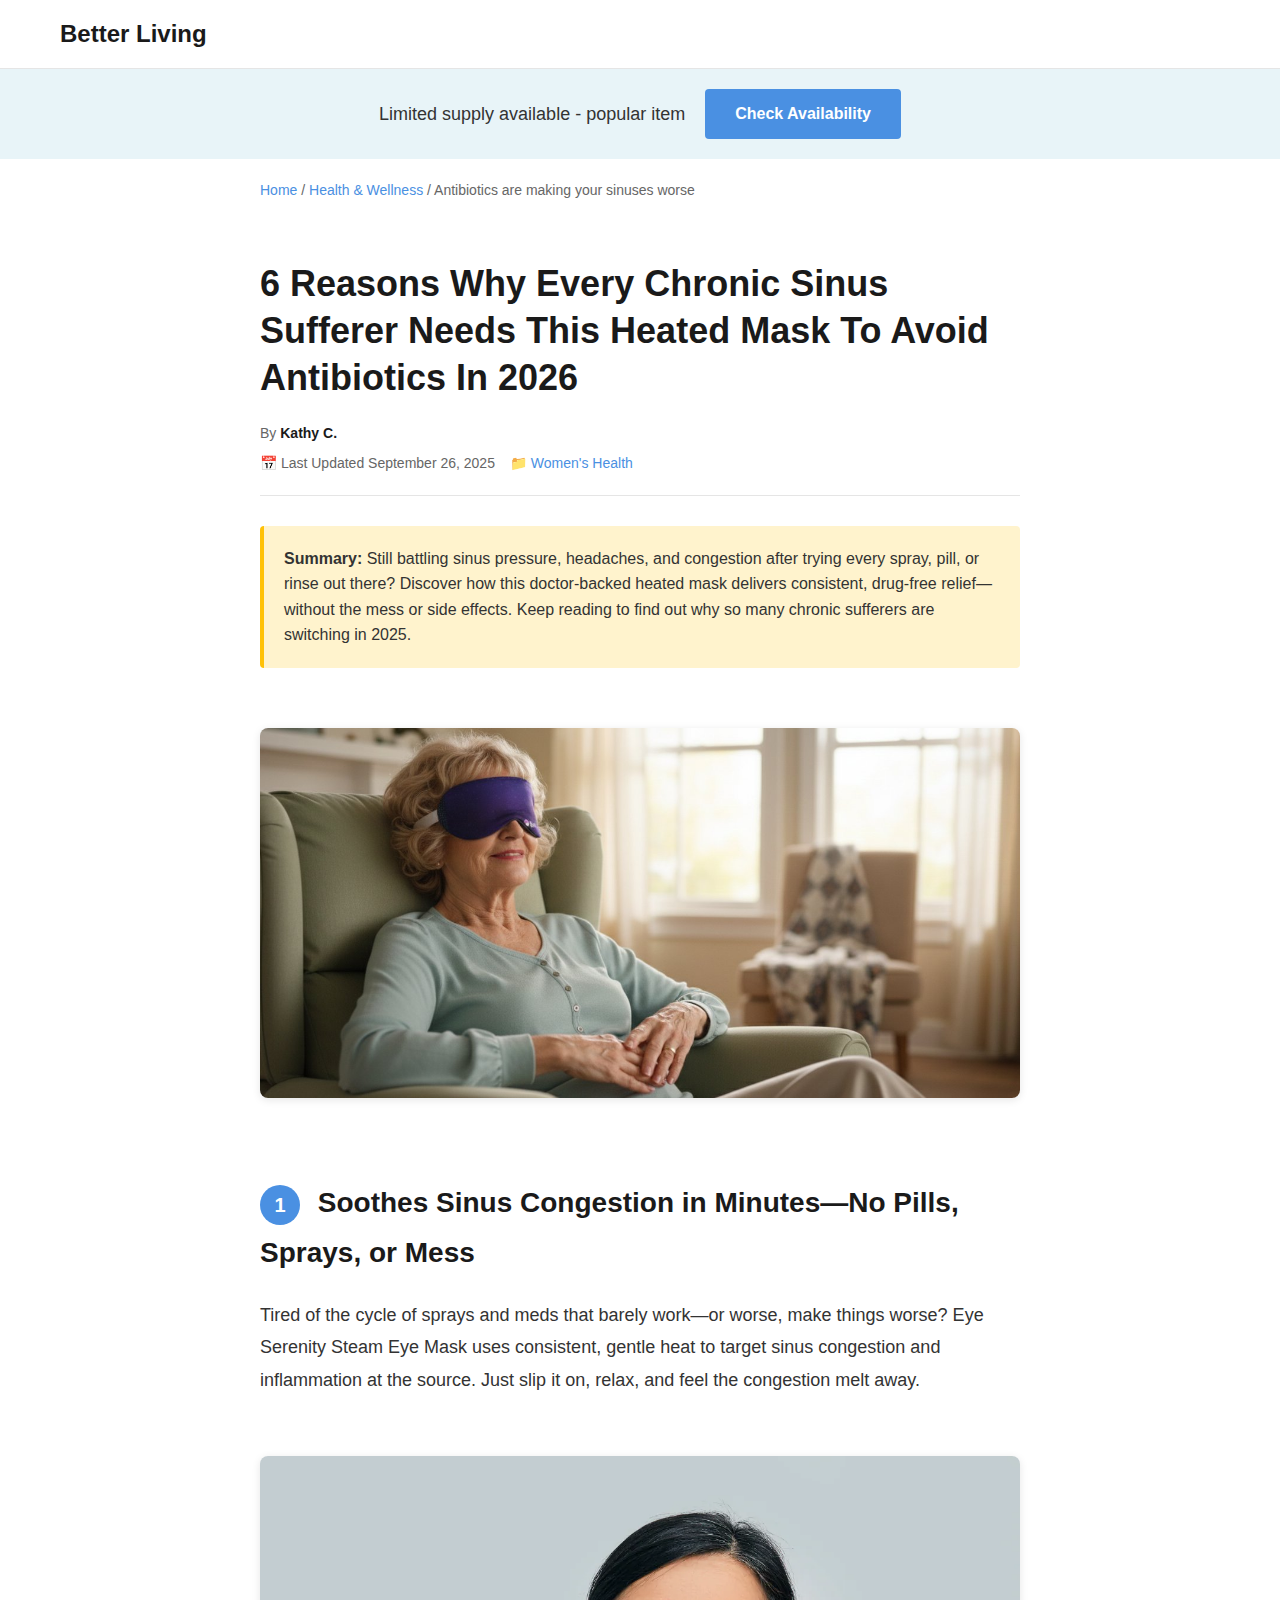
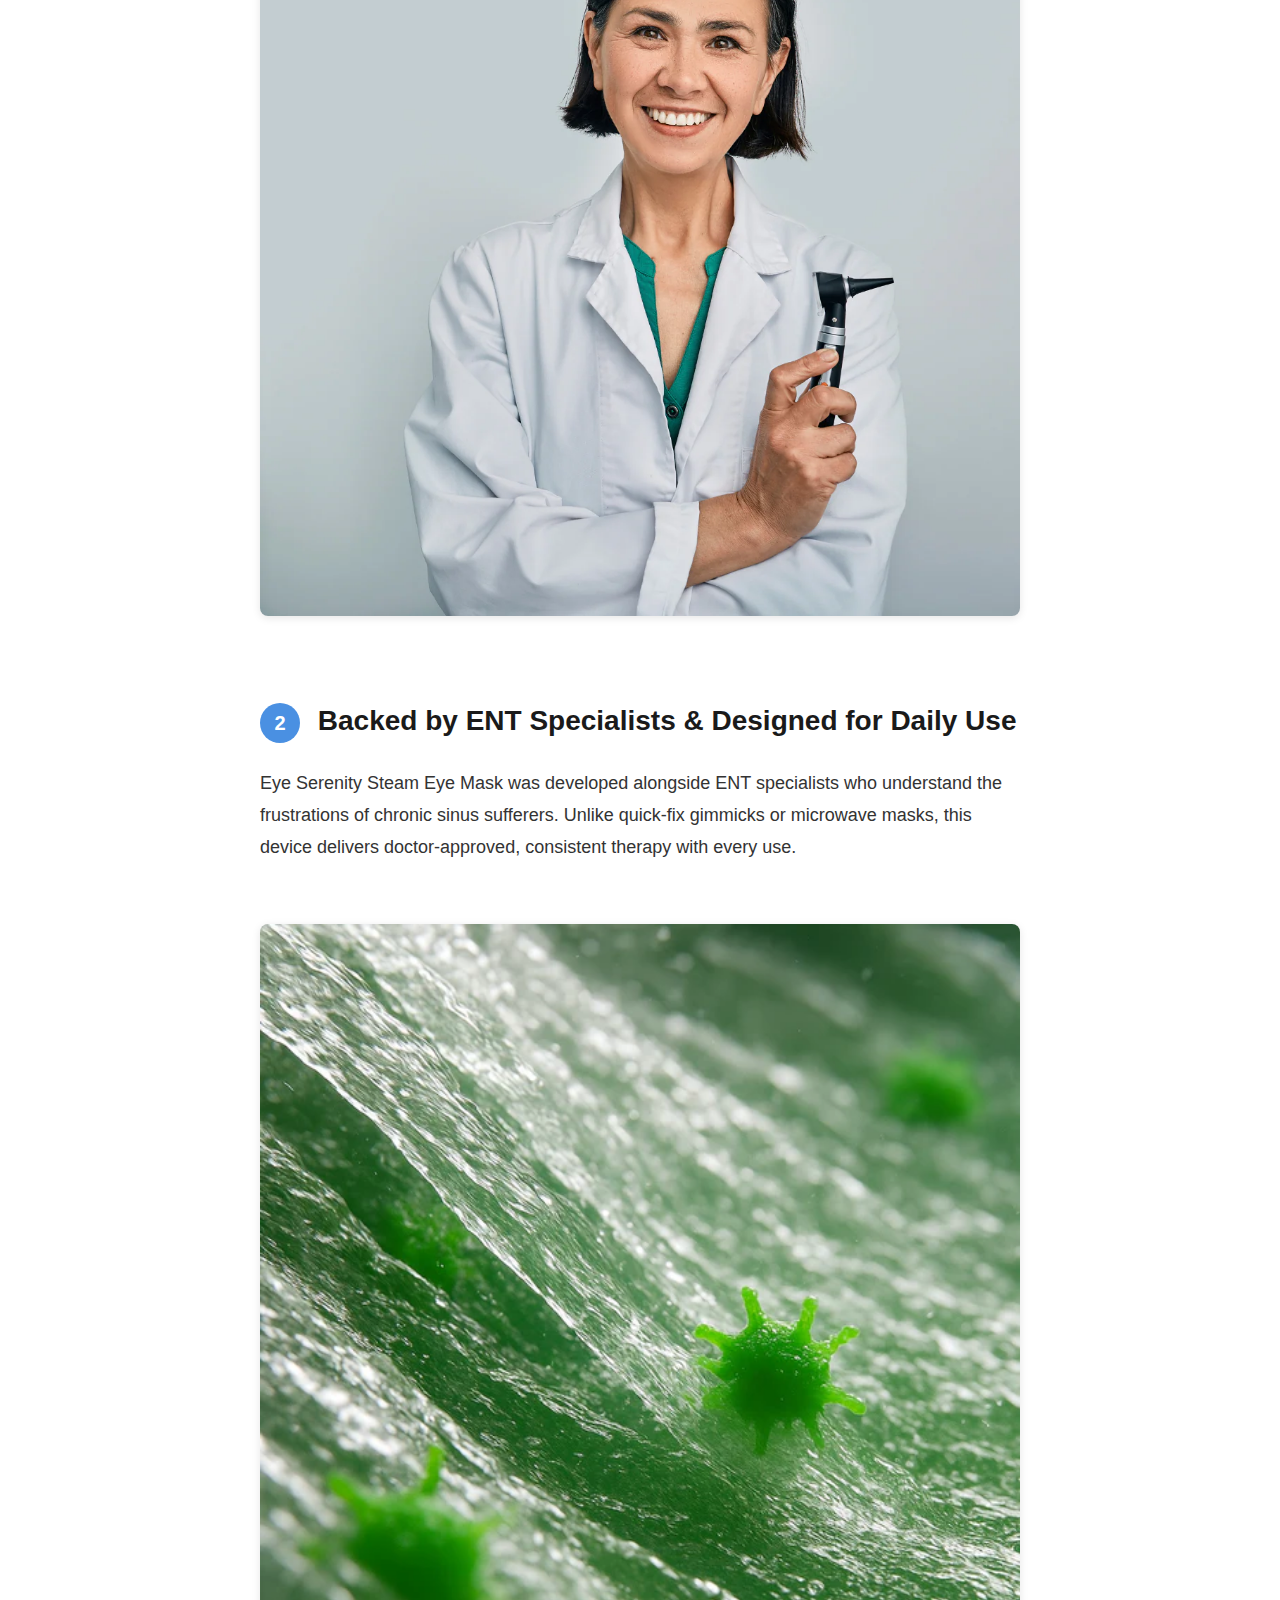
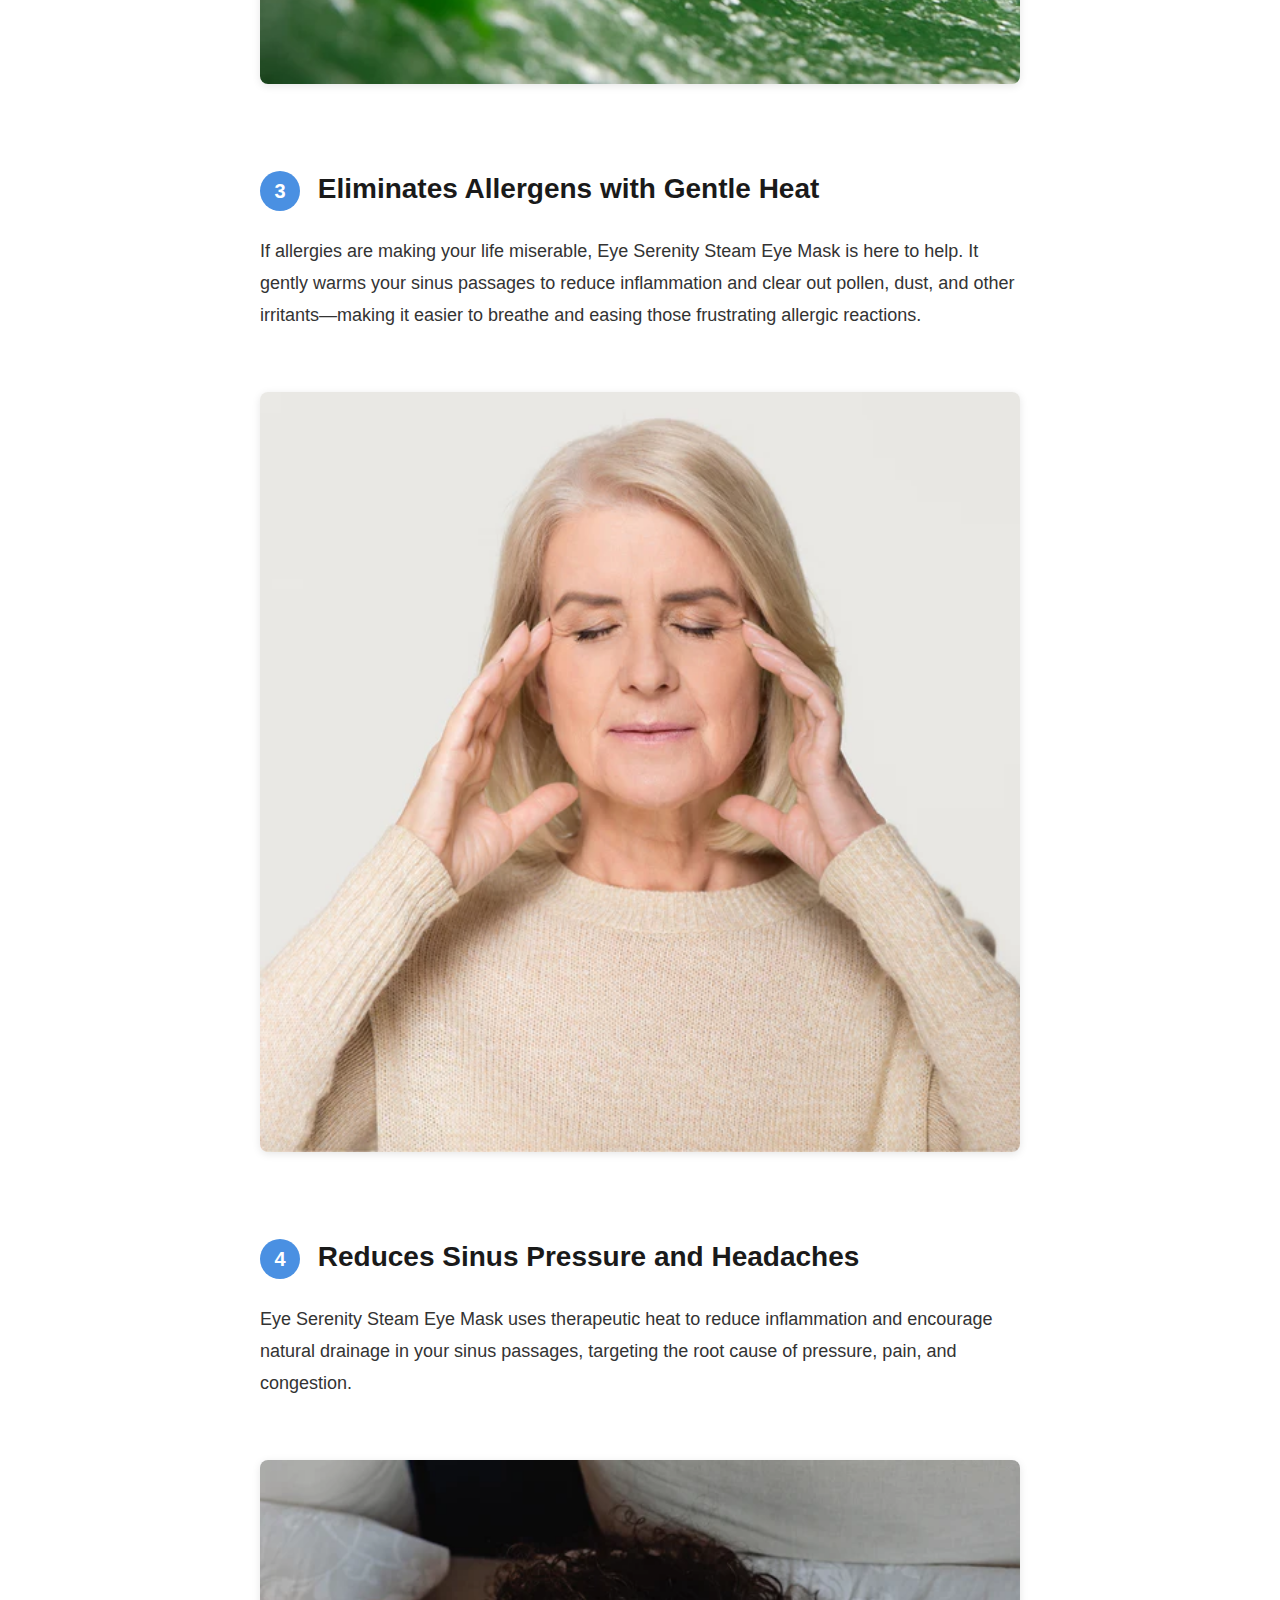
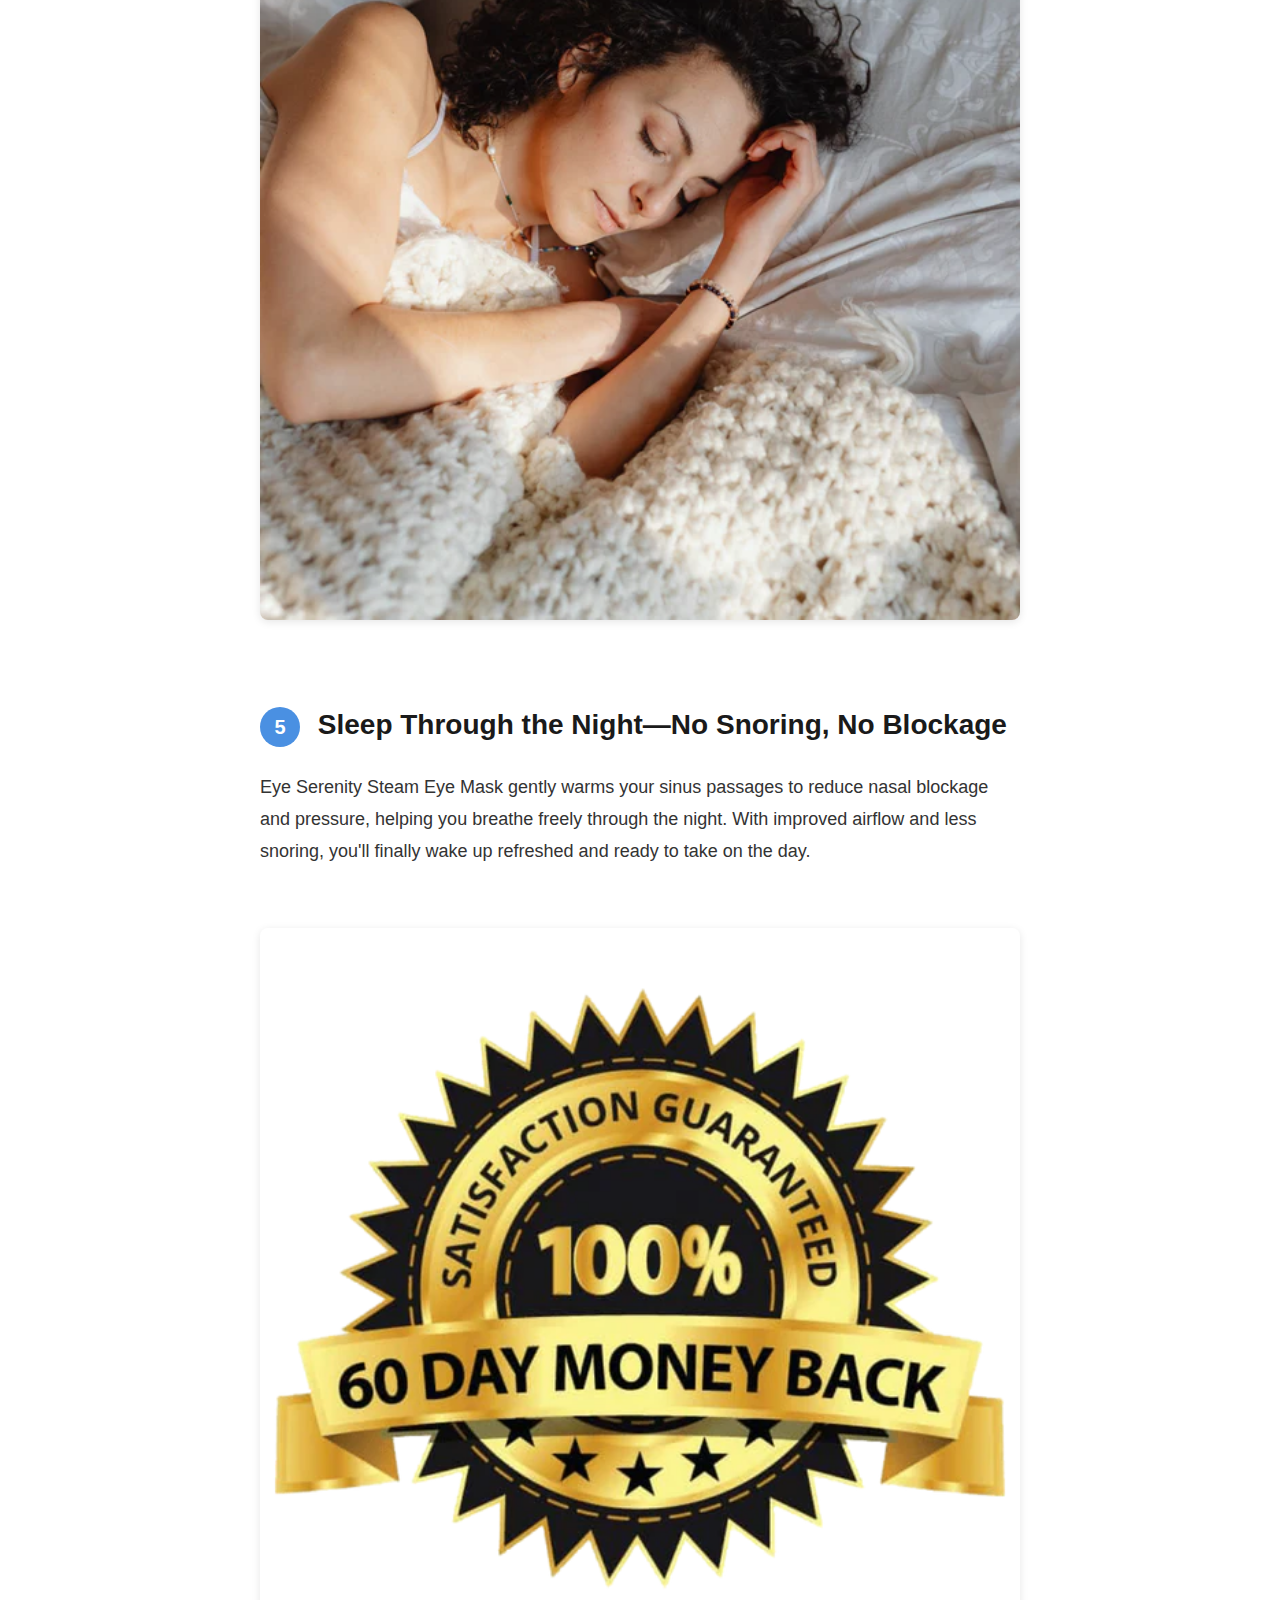
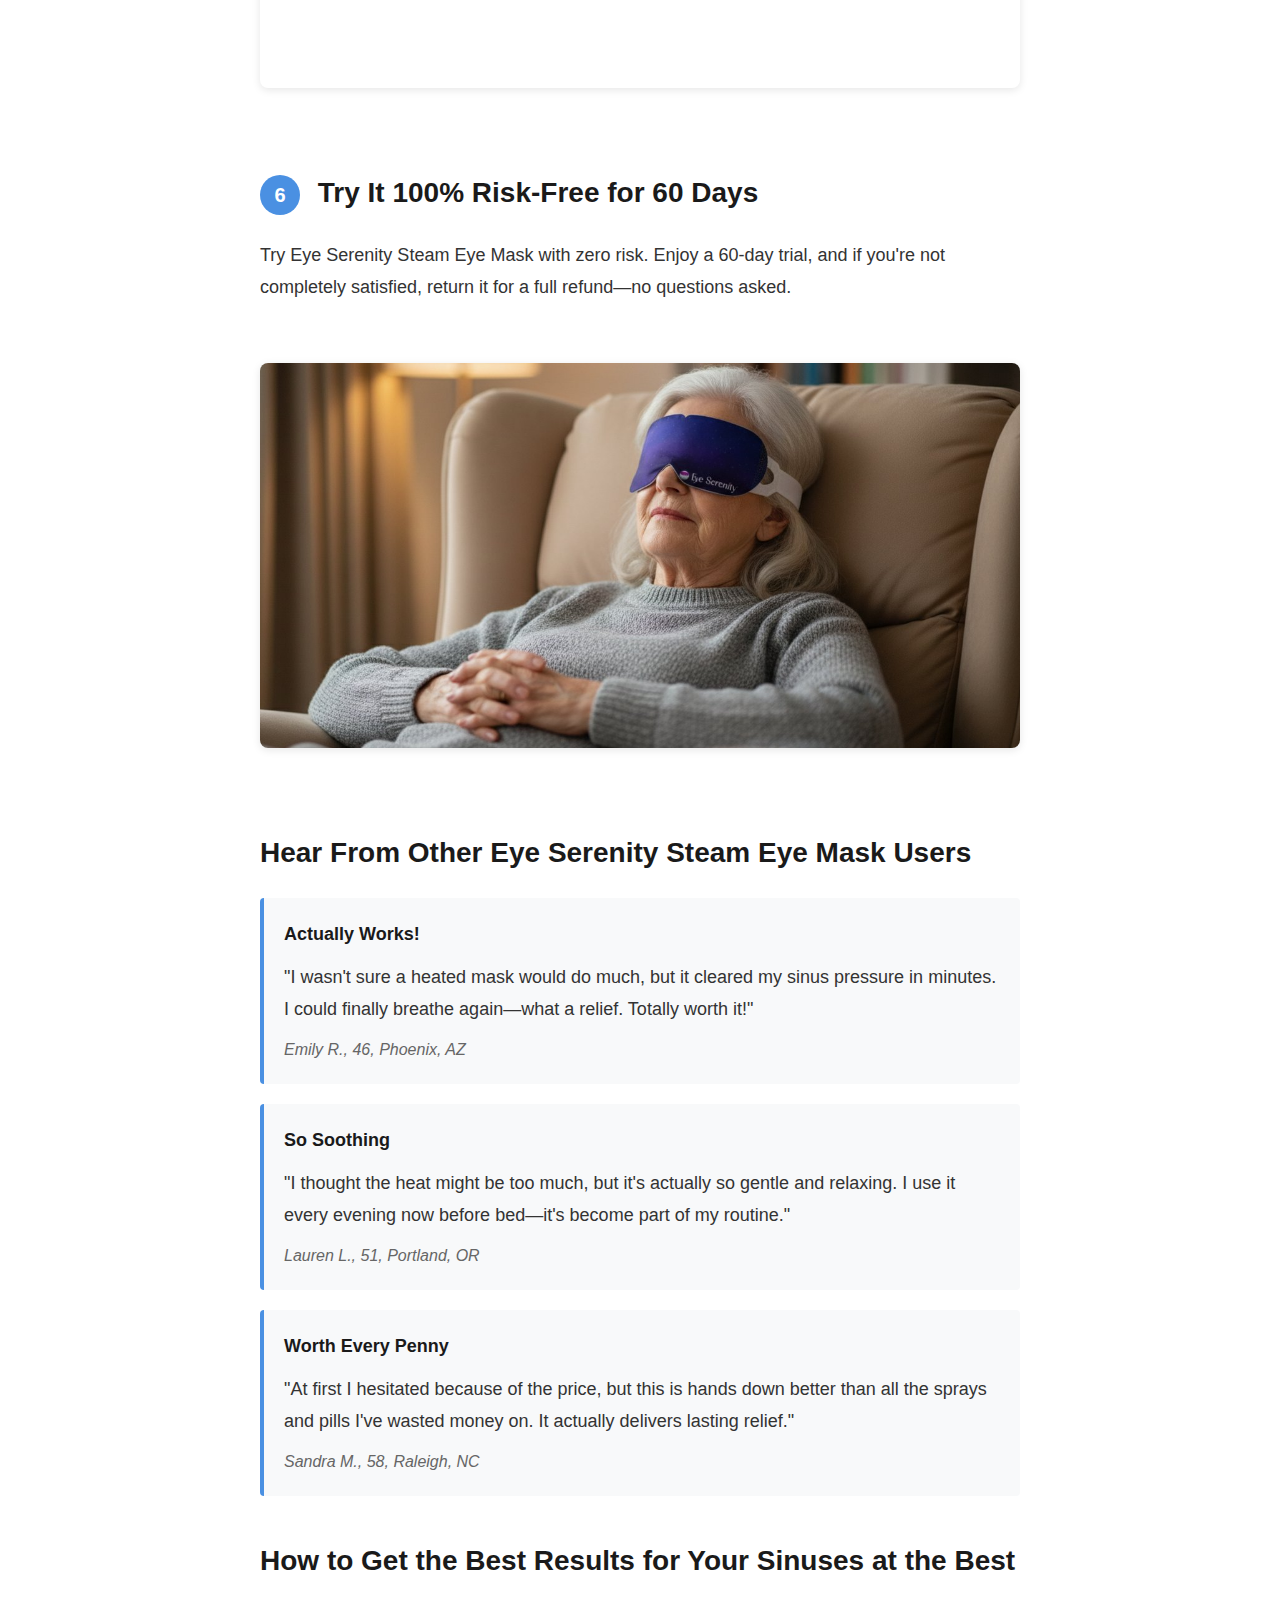
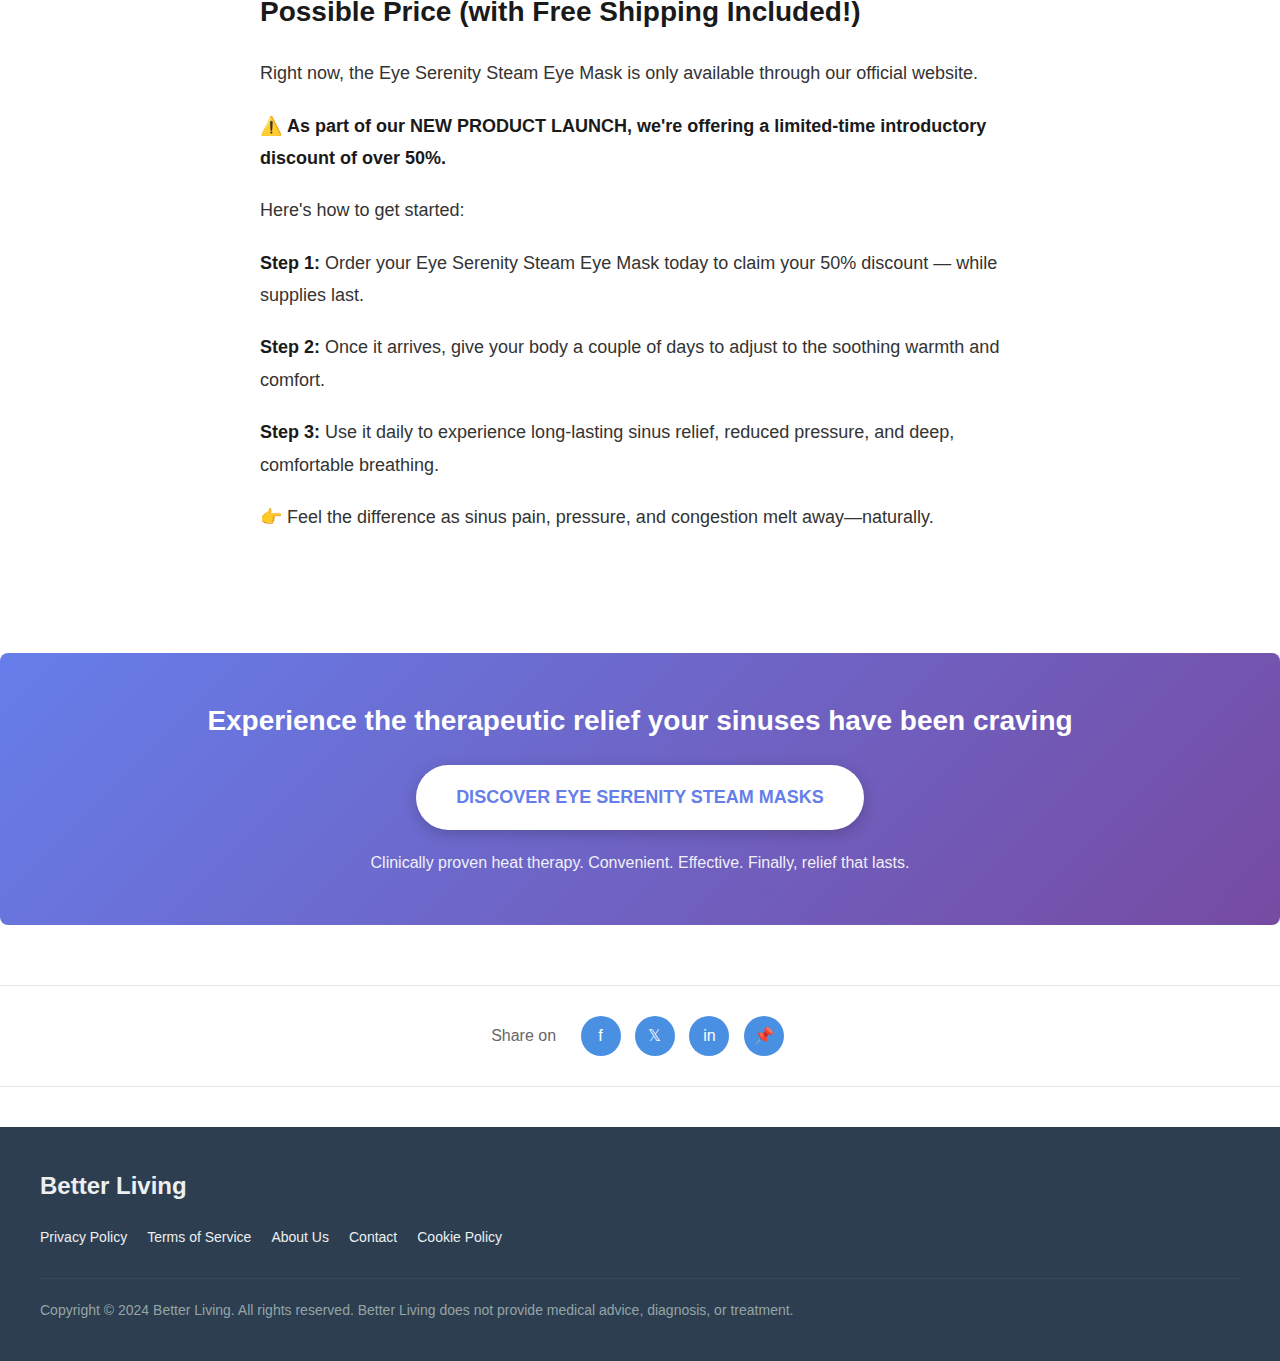
<file: sinus/index.html>
<!DOCTYPE html>
<html lang="en">
<head>
    <meta charset="UTF-8">
    <meta name="viewport" content="width=device-width, initial-scale=1.0">
    <title>6 Reasons Why Every Chronic Sinus Sufferer Needs This Heated Mask To Avoid Antibiotics In 2026 | Better Living</title>
    
    <!-- Meta Pixel Code -->
    <script>
    !function(f,b,e,v,n,t,s)
    {if(f.fbq)return;n=f.fbq=function(){n.callMethod?
    n.callMethod.apply(n,arguments):n.queue.push(arguments)};
    if(!f._fbq)f._fbq=n;n.push=n;n.loaded=!0;n.version='2.0';
    n.queue=[];t=b.createElement(e);t.async=!0;
    t.src=v;s=b.getElementsByTagName(e)[0];
    s.parentNode.insertBefore(t,s)}(window, document,'script',
    'https://connect.facebook.net/en_US/fbevents.js');
    fbq('init', '1229461699139457');
    fbq('track', 'PageView');
    </script>
    <noscript><img height="1" width="1" style="display:none"
    src="https://www.facebook.com/tr?id=1229461699139457&ev=PageView&noscript=1"
    /></noscript>
    <!-- End Meta Pixel Code -->
    
    <style>
        * {
            margin: 0;
            padding: 0;
            box-sizing: border-box;
        }
        
        body {
            font-family: -apple-system, BlinkMacSystemFont, 'Segoe UI', 'Roboto', 'Oxygen', 'Ubuntu', 'Cantarell', sans-serif;
            line-height: 1.6;
            color: #333;
            background: #fff;
        }
        
        /* Header */
        header {
            background: #fff;
            border-bottom: 1px solid #e5e5e5;
            padding: 15px 0;
            position: sticky;
            top: 0;
            z-index: 100;
        }
        
        .header-wrapper {
            max-width: 1200px;
            margin: 0 auto;
            padding: 0 20px;
            display: flex;
            justify-content: space-between;
            align-items: center;
        }
        
        .site-title {
            font-size: 24px;
            font-weight: 600;
            color: #1a1a1a;
            text-decoration: none;
        }
        
        /* Top Banner */
        .top-banner {
            background: #e8f4f8;
            color: #333;
            padding: 20px;
            text-align: center;
        }
        
        .banner-wrapper {
            max-width: 1200px;
            margin: 0 auto;
            display: flex;
            justify-content: center;
            align-items: center;
            gap: 20px;
            flex-wrap: wrap;
        }
        
        .top-banner p {
            margin: 0;
            font-size: 18px;
            font-weight: 500;
        }
        
        .banner-btn {
            background: #4a90e2;
            color: white;
            padding: 12px 30px;
            text-decoration: none;
            border-radius: 4px;
            font-weight: 600;
            white-space: nowrap;
            transition: all 0.3s;
        }
        
        .banner-btn:hover {
            background: #357abd;
        }
        
        /* Breadcrumb */
        .breadcrumb {
            max-width: 800px;
            margin: 20px auto;
            padding: 0 20px;
            font-size: 14px;
            color: #666;
        }
        
        .breadcrumb a {
            color: #4a90e2;
            text-decoration: none;
        }
        
        /* Main Article */
        .article-container {
            max-width: 800px;
            margin: 0 auto;
            padding: 40px 20px;
        }
        
        h1 {
            font-size: 36px;
            font-weight: 700;
            line-height: 1.3;
            margin-bottom: 20px;
            color: #1a1a1a;
        }
        
        .article-meta {
            margin-bottom: 30px;
            padding-bottom: 20px;
            border-bottom: 1px solid #e5e5e5;
        }
        
        .meta-author {
            font-size: 14px;
            color: #666;
            margin-bottom: 8px;
        }
        
        .author-name {
            font-weight: 600;
            color: #1a1a1a;
        }
        
        .meta-details {
            display: flex;
            gap: 15px;
            flex-wrap: wrap;
            font-size: 14px;
            color: #666;
        }
        
        .meta-item {
            display: flex;
            align-items: center;
            gap: 5px;
        }
        
        .category-link {
            color: #4a90e2;
            text-decoration: none;
            font-weight: 500;
        }
        
        /* Article Content */
        .article-content {
            font-size: 18px;
            line-height: 1.8;
        }
        
        .article-content p {
            margin-bottom: 20px;
        }
        
        .article-content h2 {
            font-size: 28px;
            font-weight: 700;
            margin: 40px 0 20px;
            color: #1a1a1a;
        }
        
        .article-content h3 {
            font-size: 22px;
            font-weight: 600;
            margin: 30px 0 15px;
            color: #2c3e50;
        }
        
        .article-content a {
            color: #4a90e2;
            text-decoration: none;
            font-weight: 500;
        }
        
        .article-content a:hover {
            text-decoration: underline;
        }
        
        .article-content strong {
            font-weight: 600;
            color: #1a1a1a;
        }
        
        .article-content ul,
        .article-content ol {
            margin: 20px 0 20px 30px;
        }
        
        .article-content li {
            margin-bottom: 10px;
        }
        
        .article-content em {
            font-style: italic;
            color: #555;
        }
        
        .benefit-image {
            width: 100%;
            height: auto;
            border-radius: 8px;
            margin: 30px 0;
            box-shadow: 0 2px 8px rgba(0,0,0,0.1);
        }
        
        .benefit-section {
            margin: 30px 0;
        }
        
        .benefit-number {
            display: inline-block;
            background: #4a90e2;
            color: white;
            width: 40px;
            height: 40px;
            line-height: 40px;
            text-align: center;
            border-radius: 50%;
            margin-right: 10px;
            font-size: 20px;
        }
        
        .update-banner {
            background: #fff3cd;
            border-left: 4px solid #ffc107;
            padding: 20px;
            margin: 30px 0;
            border-radius: 4px;
        }
        
        .update-banner p {
            margin: 0;
            font-size: 16px;
            line-height: 1.6;
        }
        
        .highlight-box {
            background: #f8f9fa;
            border-left: 4px solid #4a90e2;
            padding: 20px;
            margin: 20px 0;
            border-radius: 4px;
        }
        
        .highlight-box p {
            margin-bottom: 10px;
        }
        
        .highlight-box p:last-child {
            margin-bottom: 0;
        }
        
        .reviewer {
            font-style: italic;
            color: #666;
            font-size: 16px;
        }
        
        /* CTA Box */
        .cta-box {
            background: linear-gradient(135deg, #667eea 0%, #764ba2 100%);
            color: white;
            padding: 50px 30px;
            text-align: center;
            margin: 60px 0;
            border-radius: 8px;
        }
        
        .cta-heading {
            font-size: 28px;
            font-weight: 700;
            margin-bottom: 25px;
            line-height: 1.3;
        }
        
        .cta-btn {
            display: inline-block;
            background: white;
            color: #667eea;
            padding: 18px 40px;
            font-size: 18px;
            font-weight: 700;
            text-decoration: none;
            border-radius: 50px;
            transition: all 0.3s;
            box-shadow: 0 4px 15px rgba(0,0,0,0.2);
        }
        
        .cta-btn:hover {
            transform: translateY(-2px);
            box-shadow: 0 6px 20px rgba(0,0,0,0.3);
        }
        
        .cta-disclaimer {
            margin-top: 20px;
            font-size: 16px;
            opacity: 0.9;
        }
        
        /* Social Share */
        .social-share {
            text-align: center;
            padding: 30px 0;
            border-top: 1px solid #e5e5e5;
            border-bottom: 1px solid #e5e5e5;
            margin: 40px 0;
        }
        
        .social-share span {
            margin-right: 15px;
            color: #666;
            font-weight: 500;
        }
        
        .social-icon {
            display: inline-block;
            width: 40px;
            height: 40px;
            line-height: 40px;
            text-align: center;
            background: #4a90e2;
            color: white;
            border-radius: 50%;
            margin: 0 5px;
            text-decoration: none;
            transition: all 0.3s;
        }
        
        .social-icon:hover {
            background: #357abd;
            transform: translateY(-2px);
        }
        
        /* Footer */
        footer {
            background: #2c3e50;
            color: #ecf0f1;
            padding: 40px 20px;
        }
        
        .footer-wrapper {
            max-width: 1200px;
            margin: 0 auto;
        }
        
        .footer-logo {
            font-size: 24px;
            font-weight: 700;
            margin-bottom: 20px;
        }
        
        .footer-links {
            display: flex;
            flex-wrap: wrap;
            gap: 20px;
            margin-bottom: 30px;
        }
        
        .footer-links a {
            color: #ecf0f1;
            text-decoration: none;
            font-size: 14px;
            transition: color 0.3s;
        }
        
        .footer-links a:hover {
            color: #3498db;
        }
        
        .copyright {
            border-top: 1px solid #34495e;
            padding-top: 20px;
            font-size: 14px;
            color: #95a5a6;
        }
        
        /* Responsive */
        @media (max-width: 768px) {
            h1 {
                font-size: 28px;
            }
            
            .article-content {
                font-size: 16px;
            }
            
            .article-content h2 {
                font-size: 24px;
            }
            
            .cta-heading {
                font-size: 22px;
            }
            
            .cta-btn {
                font-size: 16px;
                padding: 15px 30px;
            }
            
            .banner-wrapper {
                flex-direction: column;
            }
        }
    </style>
</head>
<body>
    <!-- Header -->
    <header>
        <div class="header-wrapper">
            <a href="#" class="site-title">Better Living</a>
        </div>
    </header>

    <!-- Top Banner -->
    <div class="top-banner">
        <div class="banner-wrapper">
            <p>Limited supply available - popular item</p>
            <a href="https://go.atlascreative.org/cf/click/1" class="banner-btn">Check Availability</a>
        </div>
    </div>

    <!-- Main Content -->
    <article>
        <!-- Breadcrumb -->
        <div class="breadcrumb">
            <a href="#">Home</a> / <a href="#" class="category-link">Health & Wellness</a> / Antibiotics are making your sinuses worse
        </div>

        <!-- Article Container -->
        <div class="article-container">
            <h1>6 Reasons Why Every Chronic Sinus Sufferer Needs This Heated Mask To Avoid Antibiotics In 2026</h1>

            <div class="article-meta">
                <div class="meta-author">
                    By <span class="author-name">Kathy C.</span>
                </div>
                <div class="meta-details">
                    <div class="meta-item">
                        <span>📅 Last Updated September 26, 2025</span>
                    </div>
                    <div class="meta-item">
                        <span>📁 <a href="#" class="category-link">Women's Health</a></span>
                    </div>
                </div>
            </div>

            <div class="update-banner">
                <p><strong>Summary:</strong> Still battling sinus pressure, headaches, and congestion after trying every spray, pill, or rinse out there? Discover how this doctor-backed heated mask delivers consistent, drug-free relief—without the mess or side effects. Keep reading to find out why so many chronic sufferers are switching in 2025.</p>
            </div>

            <div class="article-content">
                <a href="https://go.atlascreative.org/cf/click/1"><img src="assets/1.png" alt="Woman using Eye Serenity steam eye mask" class="benefit-image"></a>
                
                <div class="benefit-section">
                    <h2><span class="benefit-number">1</span> Soothes Sinus Congestion in Minutes—No Pills, Sprays, or Mess</h2>

                    <p>Tired of the cycle of sprays and meds that barely work—or worse, make things worse? Eye Serenity Steam Eye Mask uses consistent, gentle heat to target sinus congestion and inflammation at the source. Just slip it on, relax, and feel the congestion melt away.</p>
                </div>

                <a href="https://go.atlascreative.org/cf/click/1"><img src="assets/2.webp" alt="Eye doctor specialist" class="benefit-image"></a>

                <div class="benefit-section">
                    <h2><span class="benefit-number">2</span> Backed by ENT Specialists & Designed for Daily Use</h2>

                    <p>Eye Serenity Steam Eye Mask was developed alongside ENT specialists who understand the frustrations of chronic sinus sufferers. Unlike quick-fix gimmicks or microwave masks, this device delivers doctor-approved, consistent therapy with every use.</p>
                </div>

                <a href="https://go.atlascreative.org/cf/click/1"><img src="assets/3.webp" alt="Natural relief for allergies" class="benefit-image"></a>

                <div class="benefit-section">
                    <h2><span class="benefit-number">3</span> Eliminates Allergens with Gentle Heat</h2>

                    <p>If allergies are making your life miserable, Eye Serenity Steam Eye Mask is here to help. It gently warms your sinus passages to reduce inflammation and clear out pollen, dust, and other irritants—making it easier to breathe and easing those frustrating allergic reactions.</p>
                </div>

                <a href="https://go.atlascreative.org/cf/click/1"><img src="assets/4.webp" alt="Relief from sinus pressure and headaches" class="benefit-image"></a>

                <div class="benefit-section">
                    <h2><span class="benefit-number">4</span> Reduces Sinus Pressure and Headaches</h2>

                    <p>Eye Serenity Steam Eye Mask uses therapeutic heat to reduce inflammation and encourage natural drainage in your sinus passages, targeting the root cause of pressure, pain, and congestion.</p>
                </div>

                <a href="https://go.atlascreative.org/cf/click/1"><img src="assets/5.webp" alt="Better sleep with Eye Serenity" class="benefit-image"></a>

                <div class="benefit-section">
                    <h2><span class="benefit-number">5</span> Sleep Through the Night—No Snoring, No Blockage</h2>

                    <p>Eye Serenity Steam Eye Mask gently warms your sinus passages to reduce nasal blockage and pressure, helping you breathe freely through the night. With improved airflow and less snoring, you'll finally wake up refreshed and ready to take on the day.</p>
                </div>

                <a href="https://go.atlascreative.org/cf/click/1"><img src="assets/6.webp" alt="Money back guarantee" class="benefit-image"></a>

                <div class="benefit-section">
                    <h2><span class="benefit-number">6</span> Try It 100% Risk-Free for 60 Days</h2>

                    <p>Try Eye Serenity Steam Eye Mask with zero risk. Enjoy a 60-day trial, and if you're not completely satisfied, return it for a full refund—no questions asked.</p>
                </div>

                <a href="https://go.atlascreative.org/cf/click/1"><img src="assets/7.png" alt="Eye Serenity users testimonials" class="benefit-image"></a>

                <h2>Hear From Other Eye Serenity Steam Eye Mask Users</h2>

                <div class="highlight-box">
                    <p><strong>Actually Works!</strong></p>
                    <p>"I wasn't sure a heated mask would do much, but it cleared my sinus pressure in minutes. I could finally breathe again—what a relief. Totally worth it!"</p>
                    <p class="reviewer">Emily R., 46, Phoenix, AZ</p>
                </div>

                <div class="highlight-box">
                    <p><strong>So Soothing</strong></p>
                    <p>"I thought the heat might be too much, but it's actually so gentle and relaxing. I use it every evening now before bed—it's become part of my routine."</p>
                    <p class="reviewer">Lauren L., 51, Portland, OR</p>
                </div>

                <div class="highlight-box">
                    <p><strong>Worth Every Penny</strong></p>
                    <p>"At first I hesitated because of the price, but this is hands down better than all the sprays and pills I've wasted money on. It actually delivers lasting relief."</p>
                    <p class="reviewer">Sandra M., 58, Raleigh, NC</p>
                </div>

                <h2>How to Get the Best Results for Your Sinuses at the Best Possible Price (with Free Shipping Included!)</h2>

                <p>Right now, the Eye Serenity Steam Eye Mask is only available through our official website.</p>

                <p>⚠️ <strong>As part of our NEW PRODUCT LAUNCH, we're offering a limited-time introductory discount of over 50%.</strong></p>

                <p>Here's how to get started:</p>

                <p><strong>Step 1:</strong> Order your Eye Serenity Steam Eye Mask today to claim your 50% discount — while supplies last.</p>

                <p><strong>Step 2:</strong> Once it arrives, give your body a couple of days to adjust to the soothing warmth and comfort.</p>

                <p><strong>Step 3:</strong> Use it daily to experience long-lasting sinus relief, reduced pressure, and deep, comfortable breathing.</p>

                <p>👉 Feel the difference as sinus pain, pressure, and congestion melt away—naturally.</p>
            </div>
        </div>

        <!-- CTA -->
        <div class="cta-box">
            <div class="cta-heading">Experience the therapeutic relief your sinuses have been craving</div>
            <a href="https://go.atlascreative.org/cf/click/1" class="cta-btn">DISCOVER EYE SERENITY STEAM MASKS</a>
            <div class="cta-disclaimer">Clinically proven heat therapy. Convenient. Effective. Finally, relief that lasts.</div>
        </div>

        <!-- Social Share -->
        <div class="social-share">
            <span>Share on</span>
            <a href="#" class="social-icon">f</a>
            <a href="#" class="social-icon">𝕏</a>
            <a href="#" class="social-icon">in</a>
            <a href="#" class="social-icon">📌</a>
        </div>
    </article>

    <!-- Footer -->
    <footer>
        <div class="footer-wrapper">
            <div class="footer-logo">Better Living</div>
            
            <div class="footer-links">
                <a href="#">Privacy Policy</a>
                <a href="#">Terms of Service</a>
                <a href="#">About Us</a>
                <a href="#">Contact</a>
                <a href="#">Cookie Policy</a>
            </div>
            
            <div class="copyright">
                <div>
                    <p>Copyright © 2024 Better Living. All rights reserved. Better Living does not provide medical advice, diagnosis, or treatment.</p>
                </div>
            </div>
        </div>
    </footer>
</body>
</html>
</file>
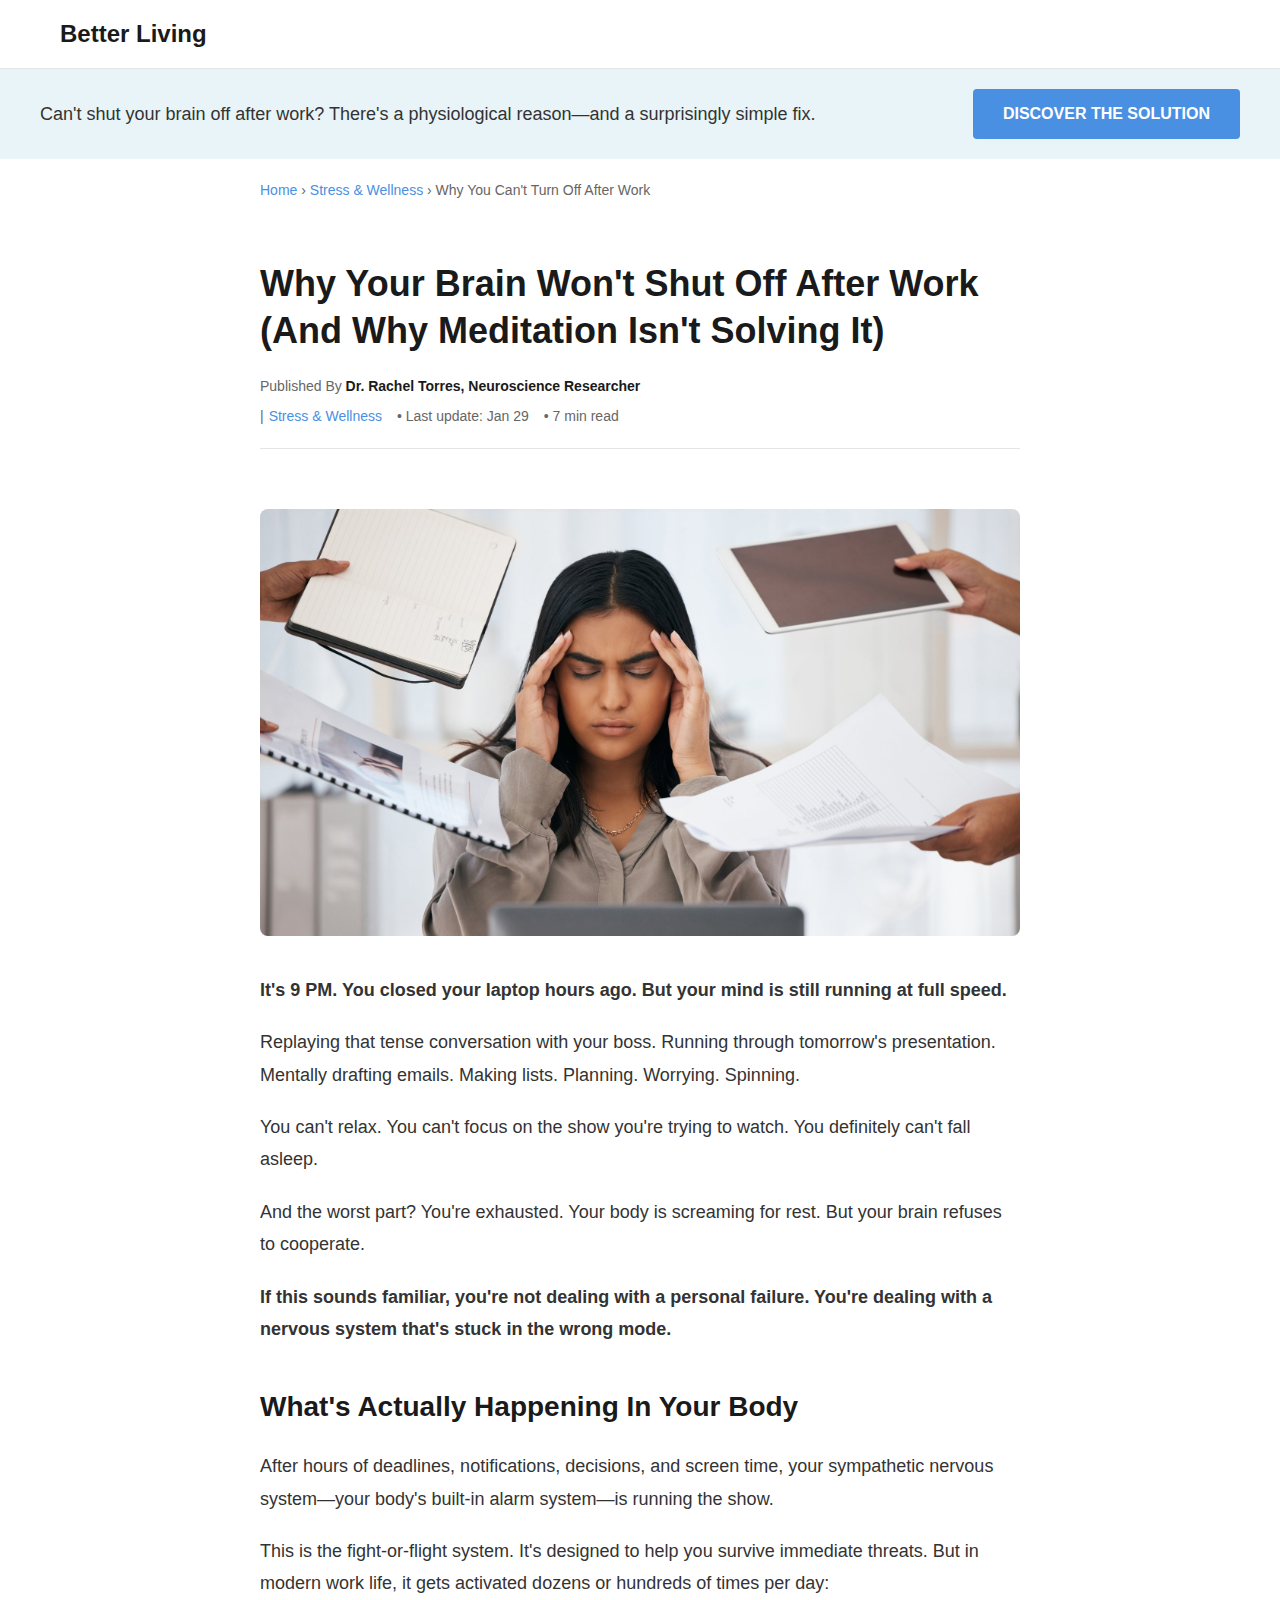
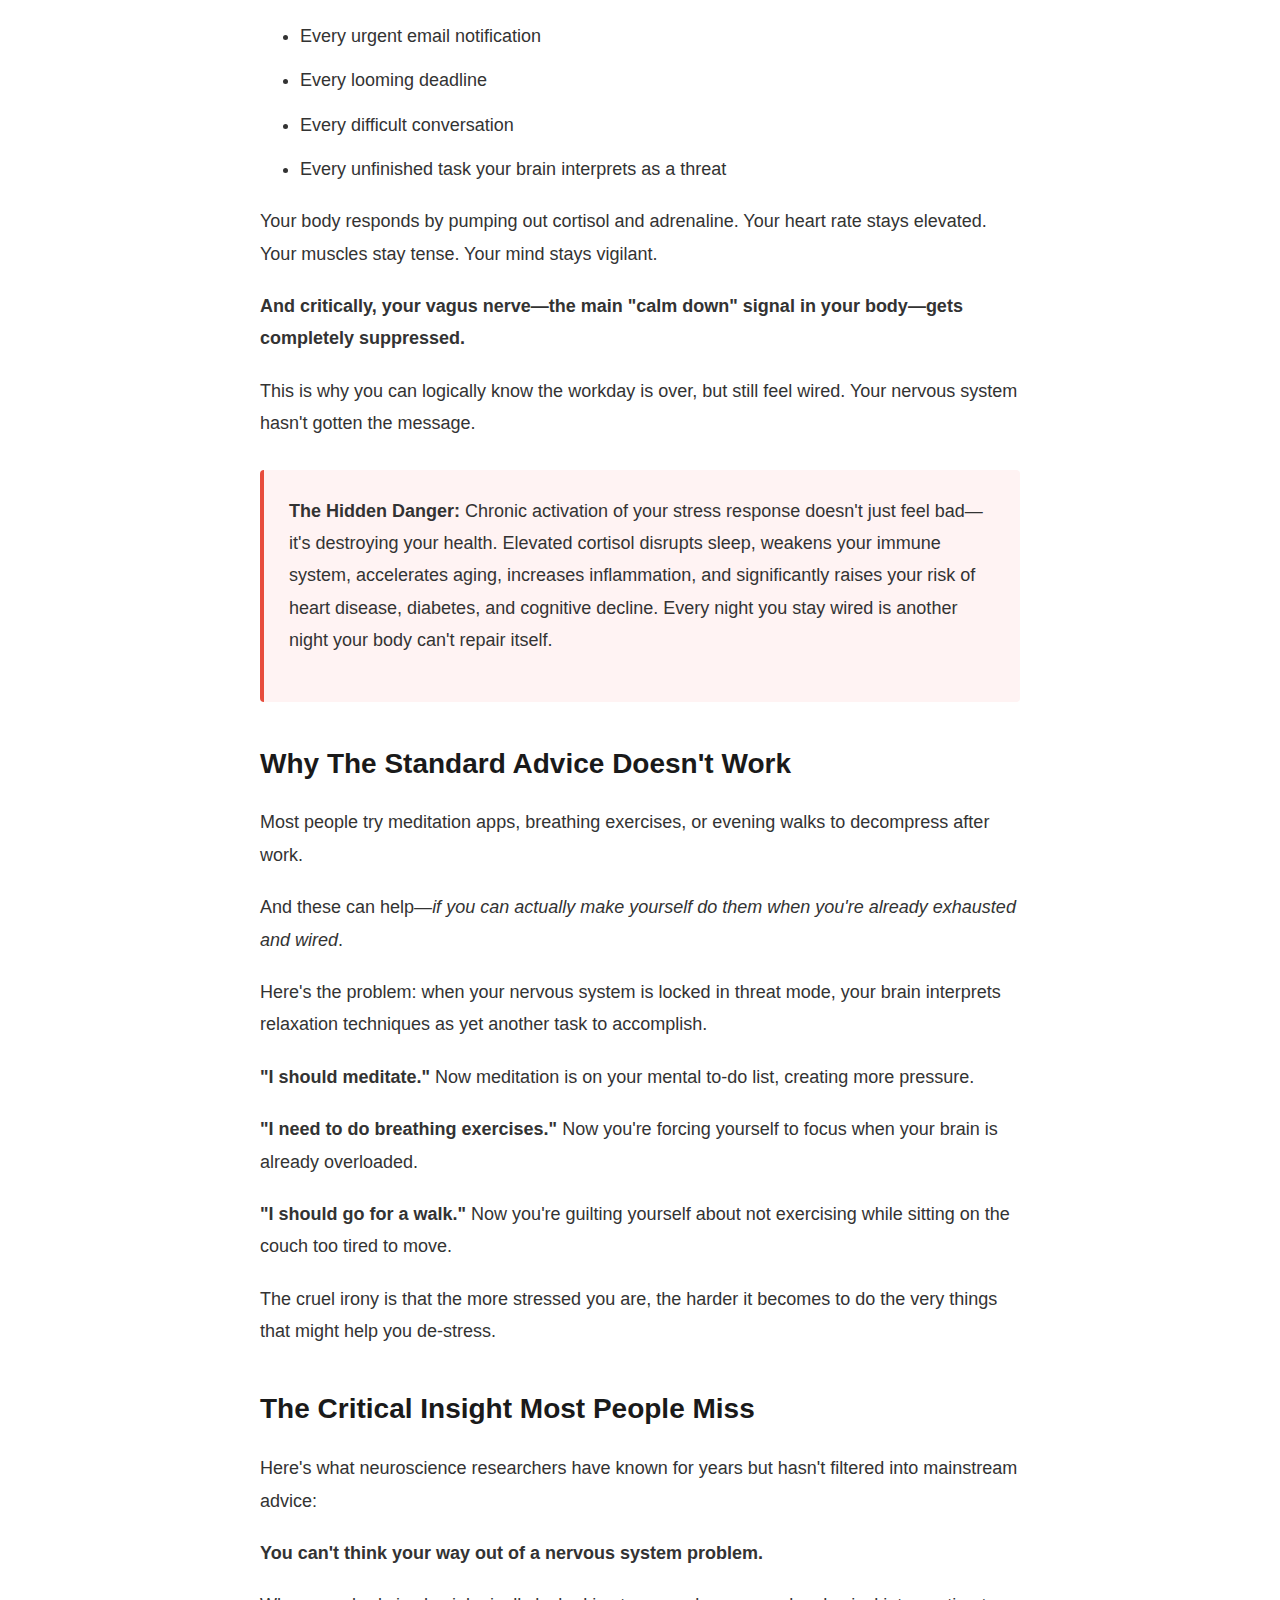
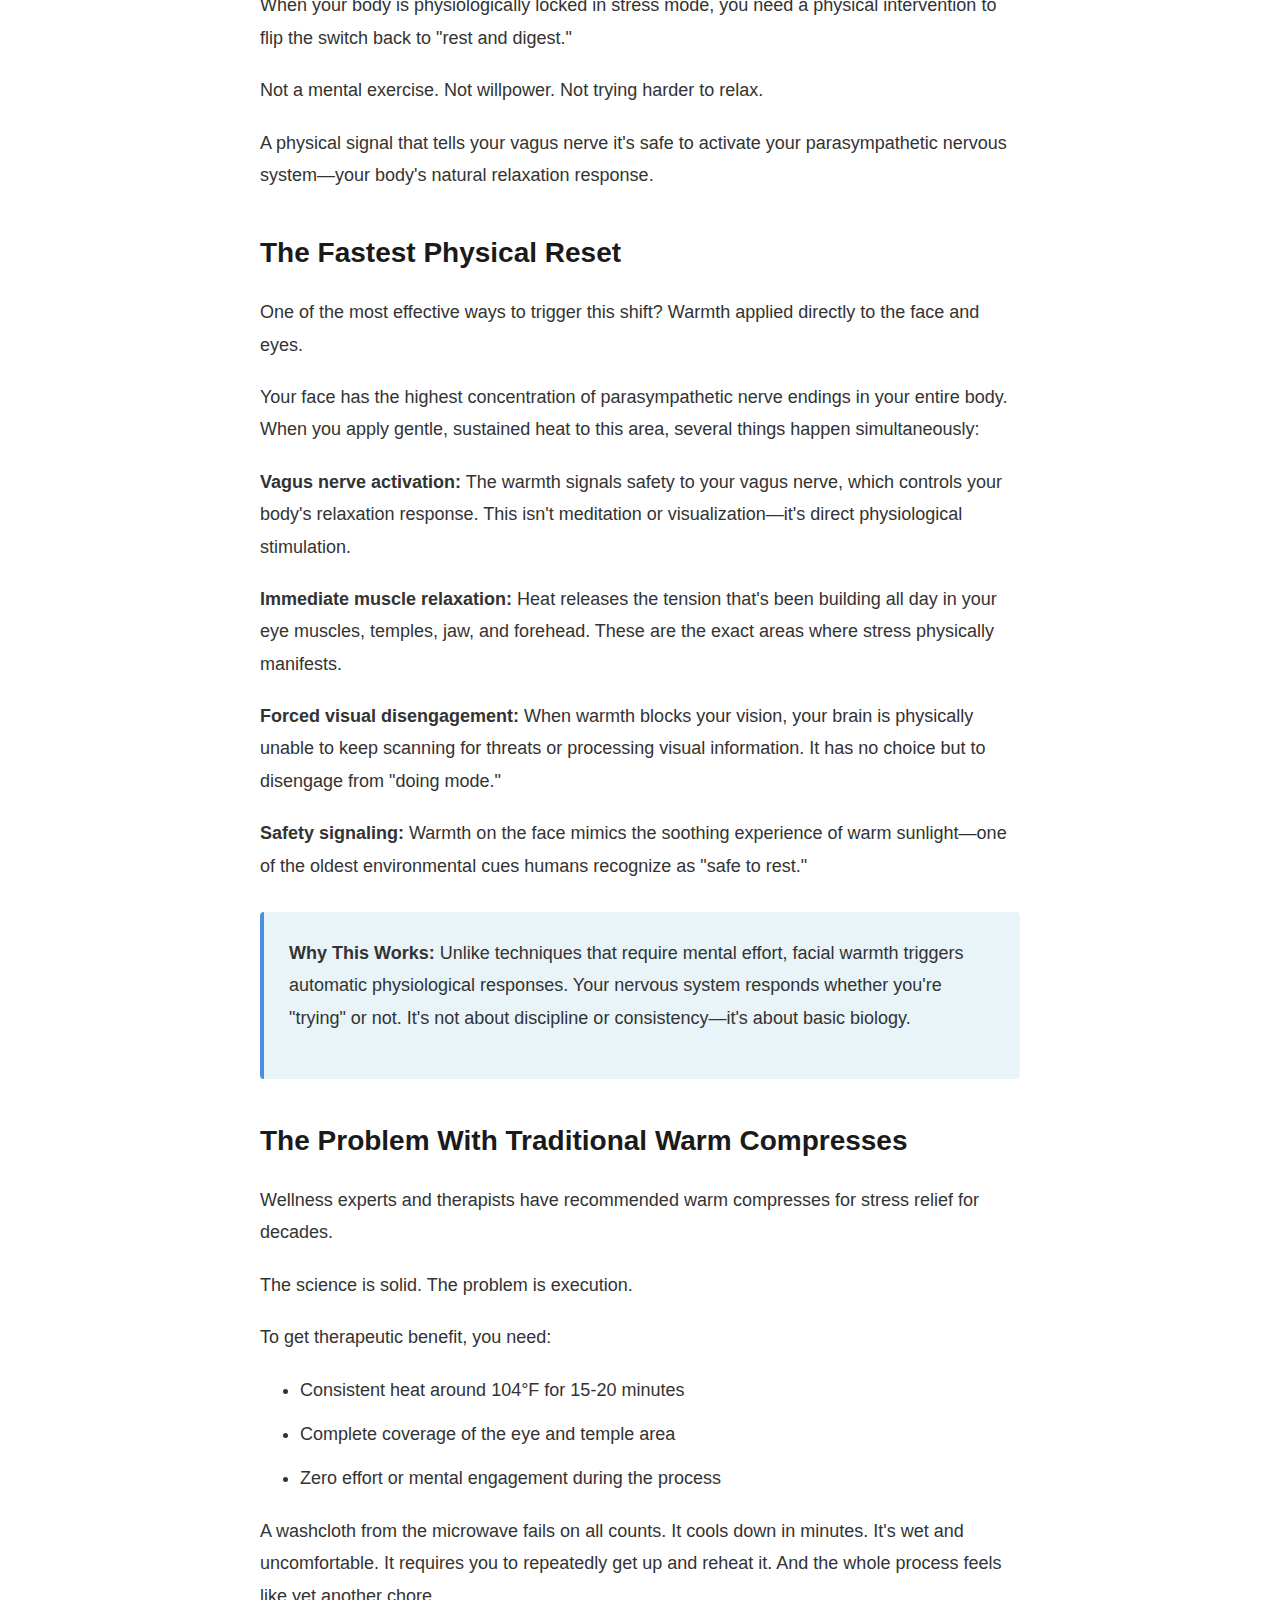
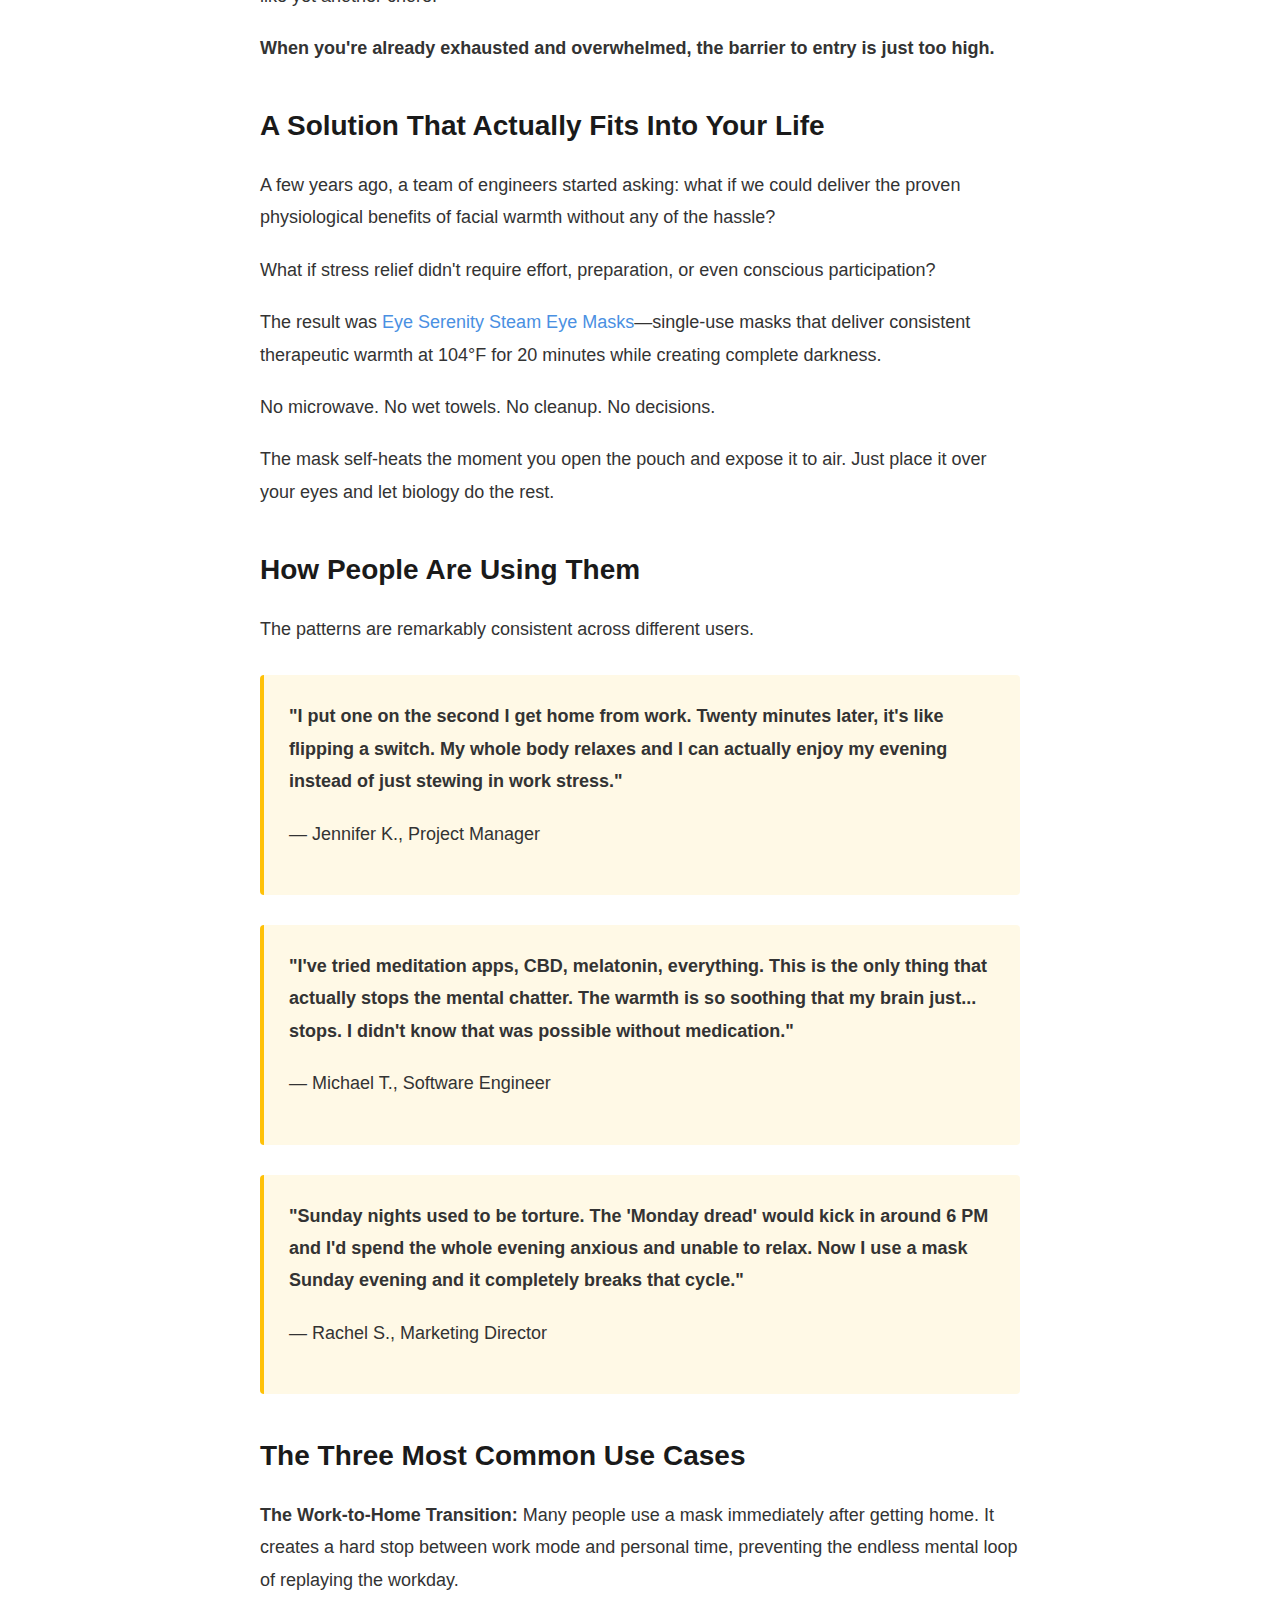
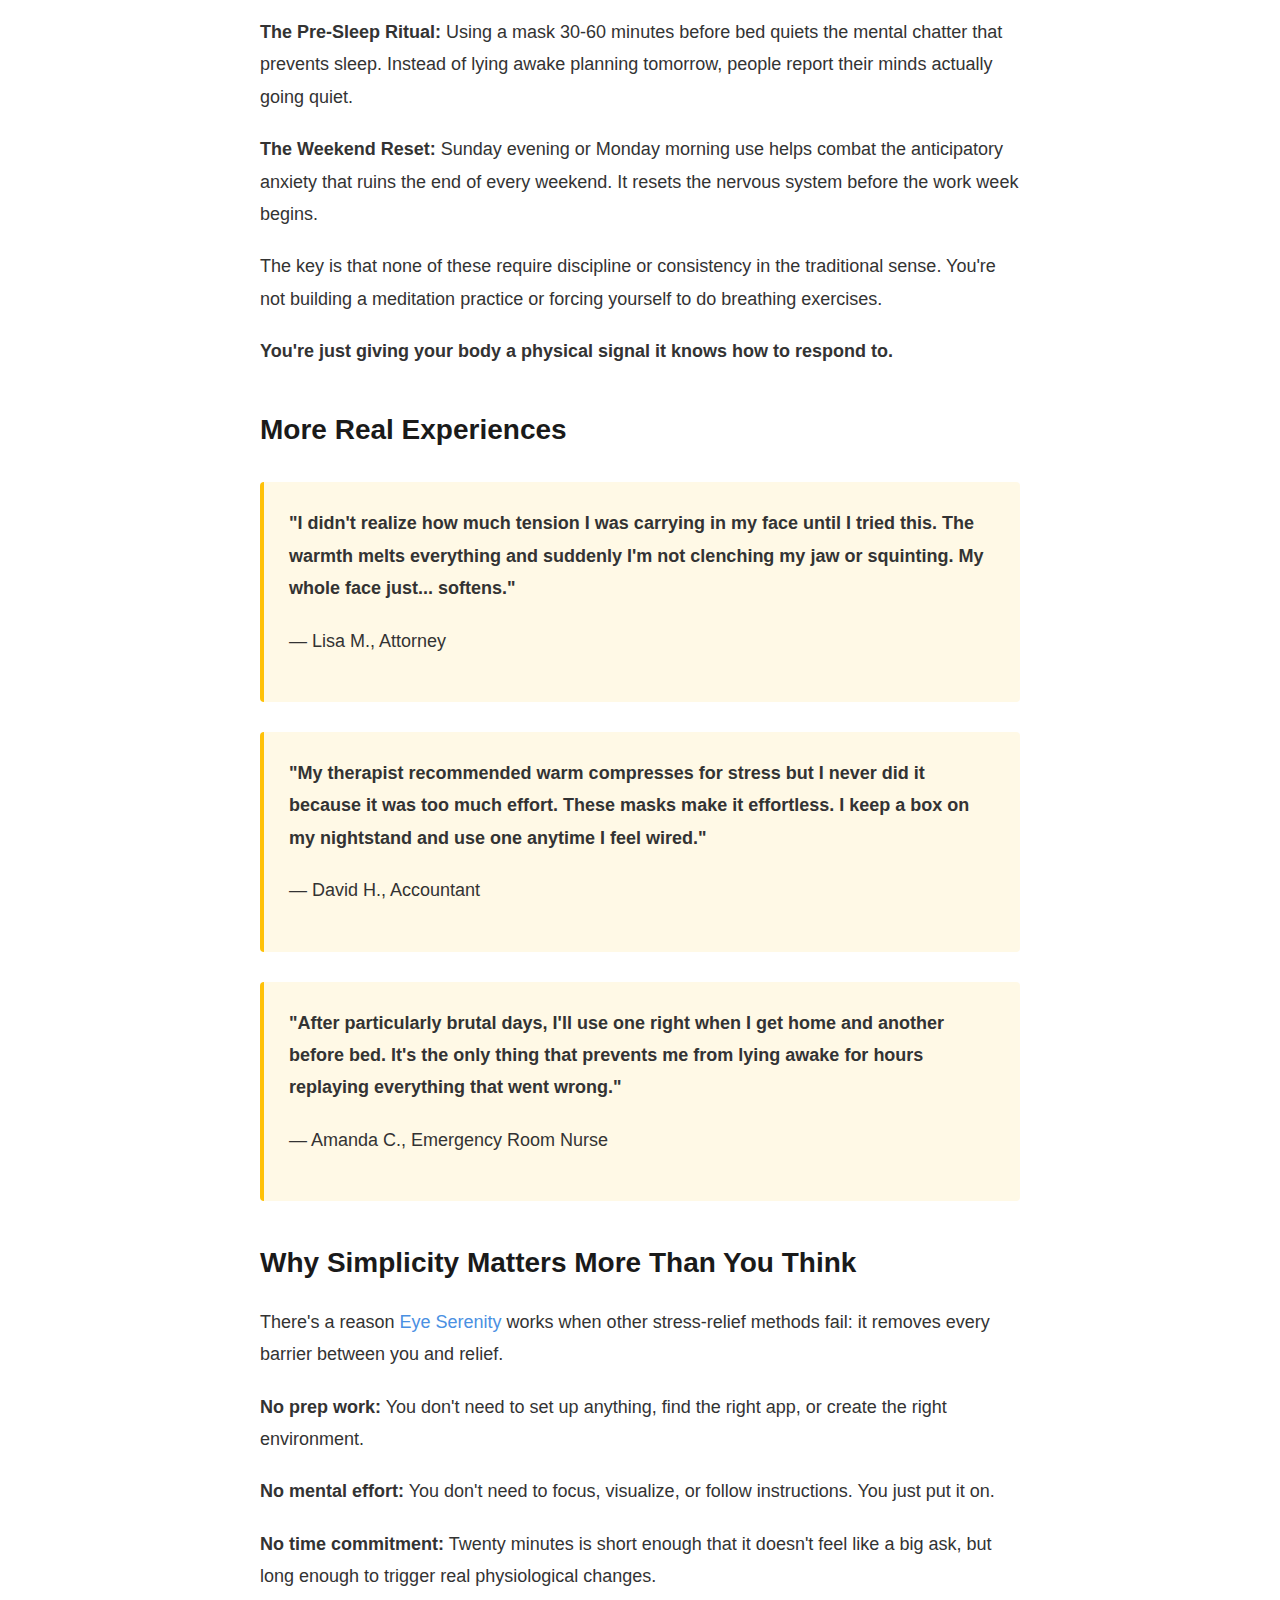
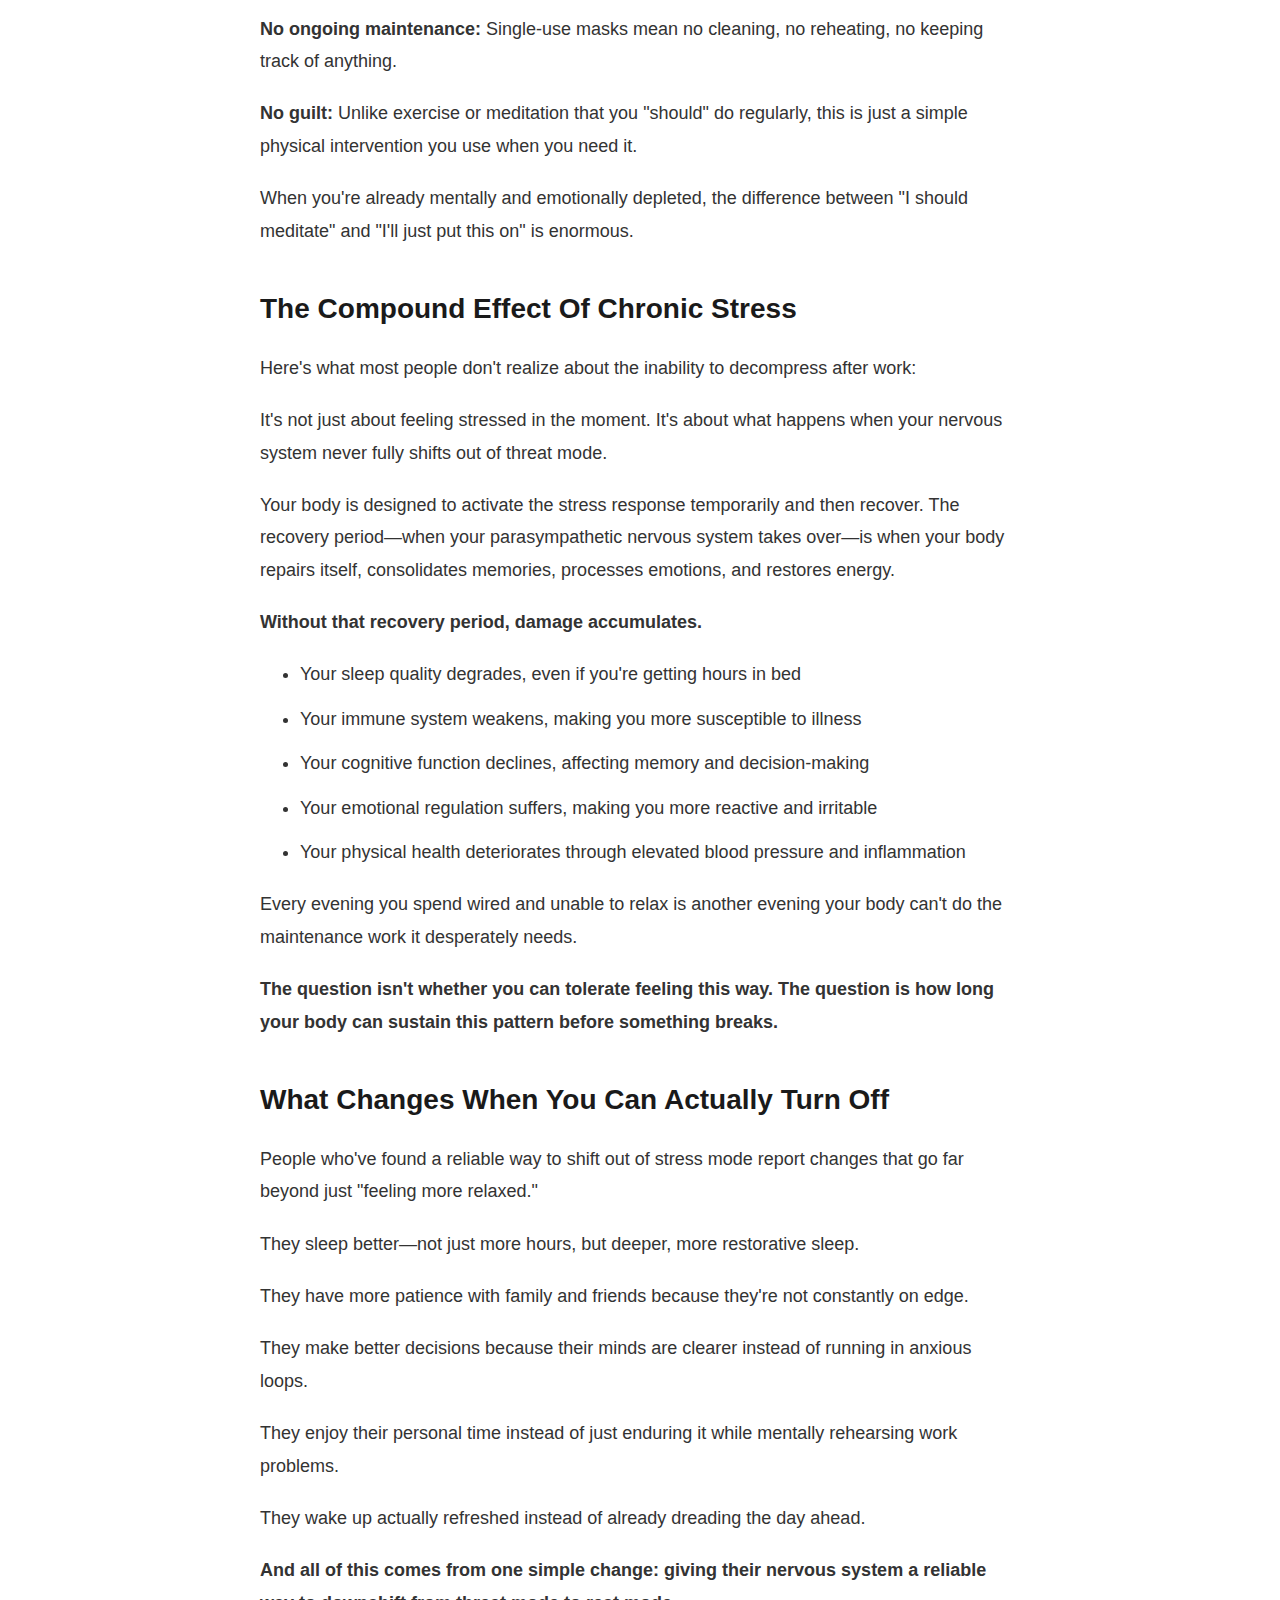
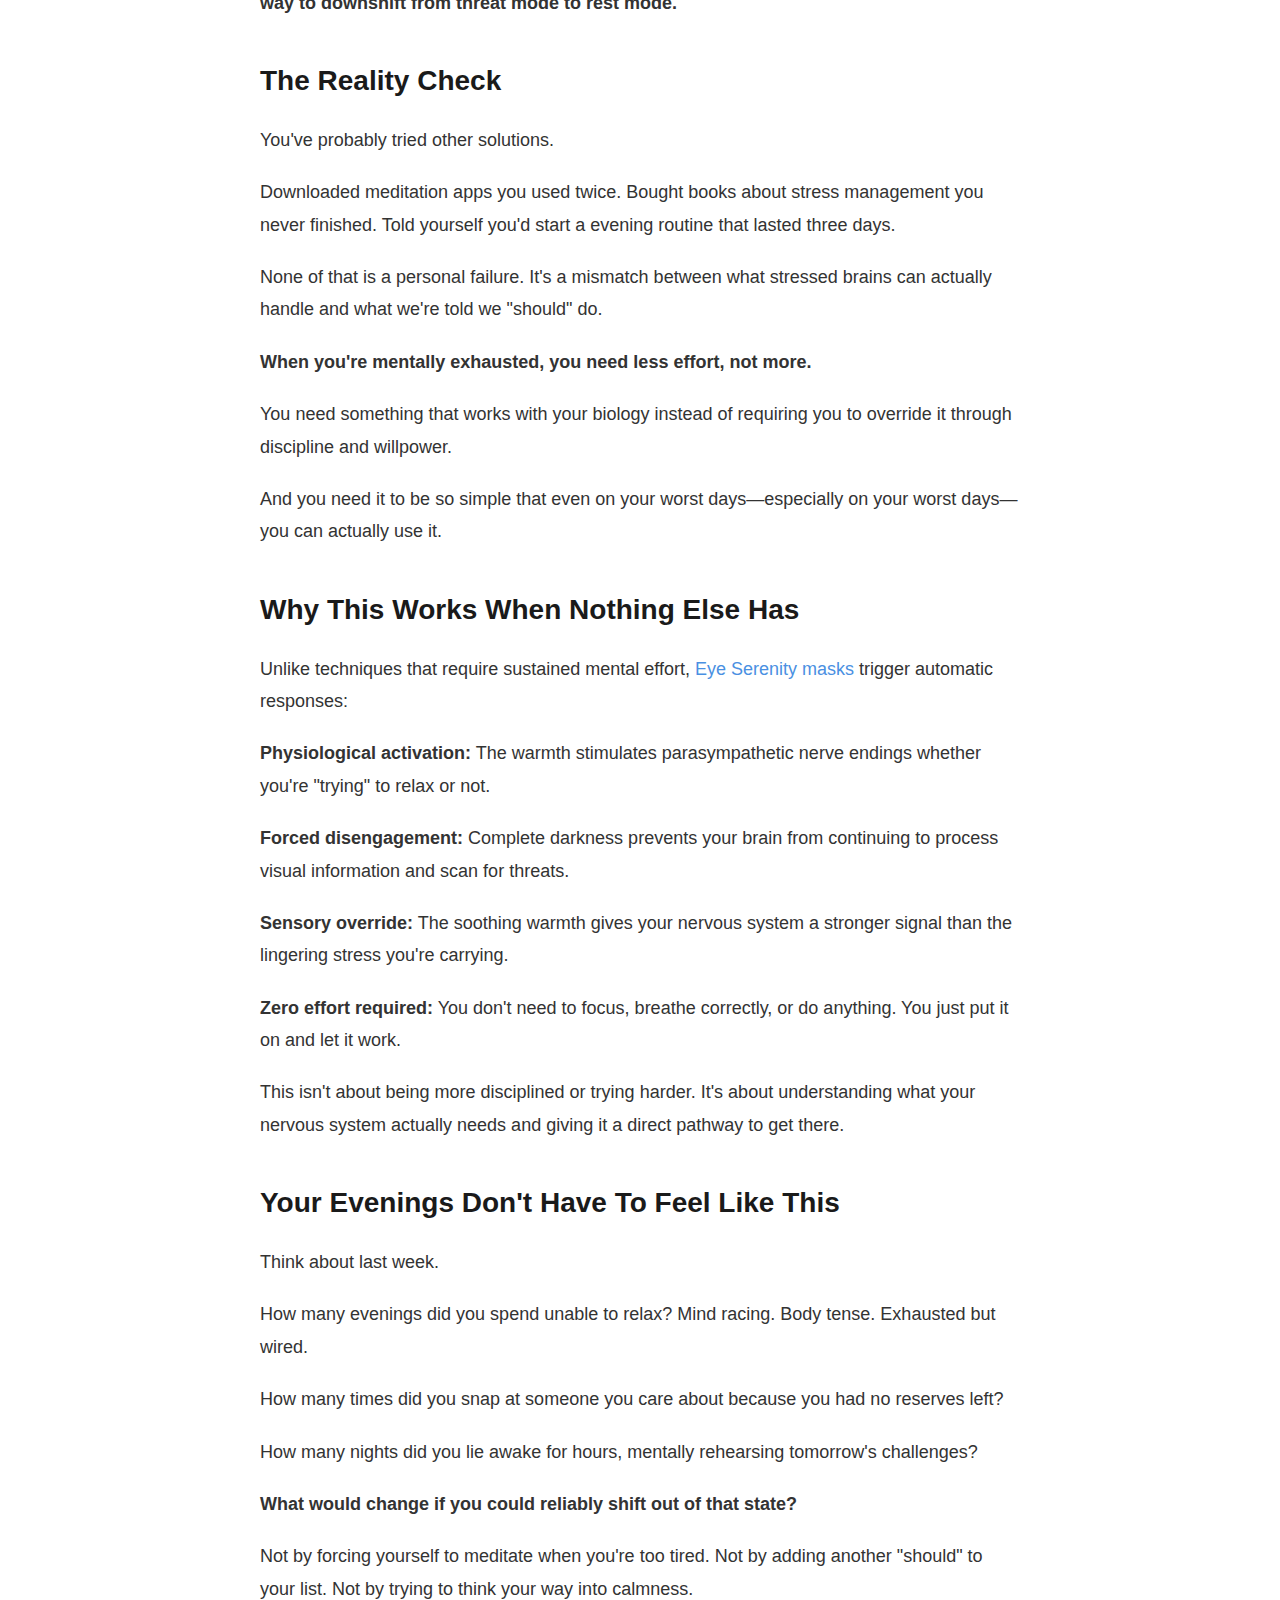
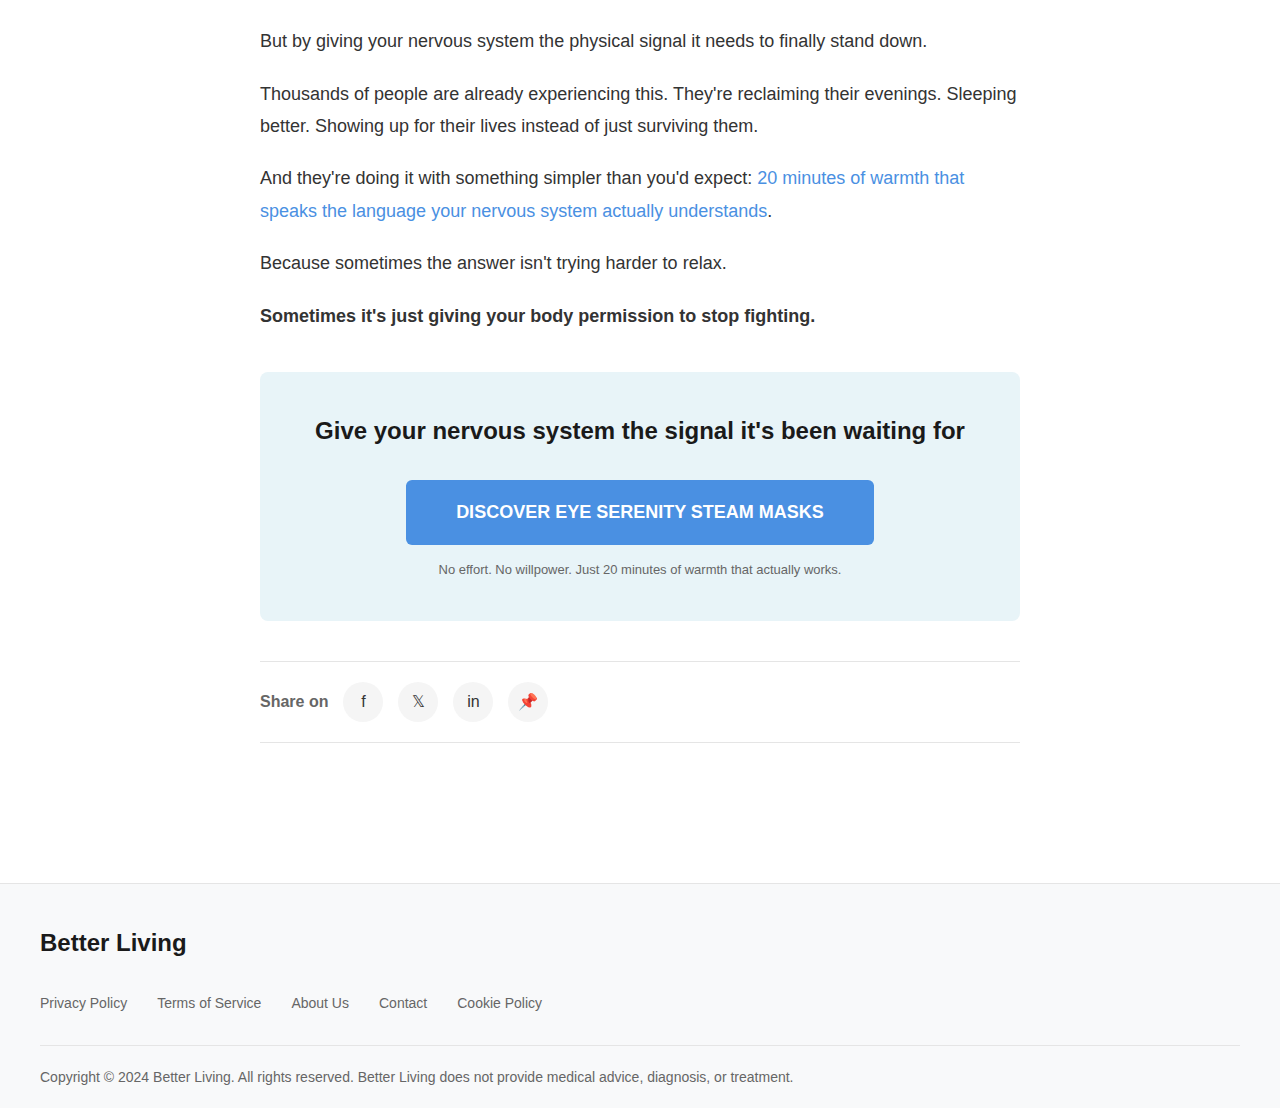
<file: stress/index.html>
<!DOCTYPE html>
<html lang="en">
<head>
    <meta charset="UTF-8">
    <meta name="viewport" content="width=device-width, initial-scale=1.0">
    <title>Why You Can't Turn Off After Work | Better Living</title>
    
    <!-- Meta Pixel Code -->
    <script>
    !function(f,b,e,v,n,t,s)
    {if(f.fbq)return;n=f.fbq=function(){n.callMethod?
    n.callMethod.apply(n,arguments):n.queue.push(arguments)};
    if(!f._fbq)f._fbq=n;n.push=n;n.loaded=!0;n.version='2.0';
    n.queue=[];t=b.createElement(e);t.async=!0;
    t.src=v;s=b.getElementsByTagName(e)[0];
    s.parentNode.insertBefore(t,s)}(window, document,'script',
    'https://connect.facebook.net/en_US/fbevents.js');
    fbq('init', '1229461699139457');
    fbq('track', 'PageView');
    </script>
    <noscript><img height="1" width="1" style="display:none"
    src="https://www.facebook.com/tr?id=1229461699139457&ev=PageView&noscript=1"
    /></noscript>
    <!-- End Meta Pixel Code -->
    
    <style>
        * {
            margin: 0;
            padding: 0;
            box-sizing: border-box;
        }
        
        body {
            font-family: -apple-system, BlinkMacSystemFont, 'Segoe UI', 'Roboto', 'Oxygen', 'Ubuntu', 'Cantarell', sans-serif;
            line-height: 1.6;
            color: #333;
            background: #fff;
        }
        
        /* Header */
        header {
            background: #fff;
            border-bottom: 1px solid #e5e5e5;
            padding: 15px 0;
            position: sticky;
            top: 0;
            z-index: 100;
        }
        
        .header-wrapper {
            max-width: 1200px;
            margin: 0 auto;
            padding: 0 20px;
            display: flex;
            justify-content: space-between;
            align-items: center;
        }
        
        .site-title {
            font-size: 24px;
            font-weight: 600;
            color: #1a1a1a;
            text-decoration: none;
        }
        
        /* Top Banner */
        .top-banner {
            background: #e8f4f8;
            color: #333;
            padding: 20px;
            text-align: center;
        }
        
        .banner-wrapper {
            max-width: 1200px;
            margin: 0 auto;
            display: flex;
            justify-content: space-between;
            align-items: center;
            gap: 20px;
            flex-wrap: wrap;
        }
        
        .top-banner p {
            margin: 0;
            font-size: 18px;
            font-weight: 500;
        }
        
        .banner-btn {
            background: #4a90e2;
            color: white;
            padding: 12px 30px;
            text-decoration: none;
            border-radius: 4px;
            font-weight: 600;
            white-space: nowrap;
            transition: background 0.3s;
        }
        
        .banner-btn:hover {
            background: #357abd;
        }
        
        /* Breadcrumb */
        .breadcrumb {
            max-width: 800px;
            margin: 20px auto;
            padding: 0 20px;
            font-size: 14px;
            color: #666;
        }
        
        .breadcrumb a {
            color: #4a90e2;
            text-decoration: none;
        }
        
        /* Main Article */
        .article-container {
            max-width: 800px;
            margin: 0 auto;
            padding: 40px 20px;
        }
        
        h1 {
            font-size: 36px;
            font-weight: 700;
            line-height: 1.3;
            margin-bottom: 20px;
            color: #1a1a1a;
        }
        
        .article-meta {
            margin-bottom: 30px;
            padding-bottom: 20px;
            border-bottom: 1px solid #e5e5e5;
        }
        
        .meta-author {
            font-size: 14px;
            color: #666;
            margin-bottom: 8px;
        }
        
        .author-name {
            font-weight: 600;
            color: #1a1a1a;
        }
        
        .meta-details {
            display: flex;
            gap: 15px;
            flex-wrap: wrap;
            font-size: 14px;
            color: #666;
        }
        
        .meta-item {
            display: flex;
            align-items: center;
            gap: 5px;
        }
        
        .category-link {
            color: #4a90e2;
            text-decoration: none;
            font-weight: 500;
        }
        
        /* Main Image */
        .main-image {
            width: 100%;
            height: auto;
            border-radius: 8px;
            margin: 30px 0;
        }
        
        /* Article Content */
        .article-content p {
            font-size: 18px;
            line-height: 1.8;
            margin-bottom: 20px;
        }
        
        .article-content h2 {
            font-size: 28px;
            font-weight: 700;
            margin: 40px 0 20px;
            color: #1a1a1a;
        }
        
        .article-content h3 {
            font-size: 22px;
            font-weight: 600;
            margin: 30px 0 15px;
            color: #2a2a2a;
        }
        
        .article-content ul,
        .article-content ol {
            margin: 20px 0 20px 40px;
        }
        
        .article-content li {
            font-size: 18px;
            line-height: 1.8;
            margin-bottom: 12px;
        }
        
        .article-content strong {
            font-weight: 600;
        }
        
        .article-content a {
            color: #4a90e2;
            text-decoration: none;
            font-weight: 500;
        }
        
        .article-content a:hover {
            text-decoration: underline;
        }
        
        /* Highlight Box */
        .highlight-box {
            background: #fff9e6;
            border-left: 4px solid #ffc107;
            padding: 25px;
            margin: 30px 0;
            border-radius: 4px;
        }
        
        /* Alert Box */
        .alert-box {
            background: #fff3f3;
            border-left: 4px solid #e74c3c;
            padding: 25px;
            margin: 30px 0;
            border-radius: 4px;
        }
        
        /* Info Box */
        .info-box {
            background: #e8f4f8;
            border-left: 4px solid #4a90e2;
            padding: 25px;
            margin: 30px 0;
            border-radius: 4px;
        }
        
        /* CTA Box */
        .cta-box {
            background: #e8f4f8;
            color: #333;
            padding: 40px;
            border-radius: 8px;
            margin: 40px 0;
            text-align: center;
        }
        
        .cta-heading {
            font-size: 24px;
            font-weight: 700;
            margin-bottom: 20px;
            color: #1a1a1a;
        }
        
        .cta-btn {
            display: inline-block;
            background: #4a90e2;
            color: white;
            padding: 18px 50px;
            font-size: 18px;
            font-weight: 700;
            text-decoration: none;
            border-radius: 6px;
            transition: background 0.3s;
            margin-top: 10px;
        }
        
        .cta-btn:hover {
            background: #357abd;
        }
        
        .cta-disclaimer {
            margin-top: 15px;
            font-size: 13px;
            color: #666;
        }
        
        /* Social Share */
        .social-share {
            display: flex;
            align-items: center;
            gap: 15px;
            padding: 20px 0;
            border-top: 1px solid #e5e5e5;
            border-bottom: 1px solid #e5e5e5;
            margin: 40px 0;
        }
        
        .social-share span {
            font-weight: 600;
            color: #666;
        }
        
        .social-icon {
            width: 40px;
            height: 40px;
            display: flex;
            align-items: center;
            justify-content: center;
            background: #f5f5f5;
            border-radius: 50%;
            color: #333;
            text-decoration: none;
            transition: background 0.3s;
        }
        
        .social-icon:hover {
            background: #4a90e2;
            color: white;
        }
        
        /* Footer */
        footer {
            background: #f8f9fa;
            padding: 40px 20px 20px;
            margin-top: 60px;
            border-top: 1px solid #e5e5e5;
        }
        
        .footer-wrapper {
            max-width: 1200px;
            margin: 0 auto;
        }
        
        .footer-logo {
            font-size: 24px;
            font-weight: 600;
            color: #1a1a1a;
            margin-bottom: 30px;
        }
        
        .footer-links {
            display: flex;
            gap: 30px;
            flex-wrap: wrap;
            margin-bottom: 30px;
        }
        
        .footer-links a {
            color: #666;
            text-decoration: none;
            font-size: 14px;
        }
        
        .footer-links a:hover {
            color: #4a90e2;
        }
        
        .copyright {
            padding-top: 20px;
            border-top: 1px solid #e5e5e5;
            font-size: 14px;
            color: #666;
            display: flex;
            justify-content: space-between;
            flex-wrap: wrap;
            gap: 20px;
        }
        
        /* Responsive */
        @media (max-width: 768px) {
            h1 {
                font-size: 28px;
            }
            
            .article-content p,
            .article-content li {
                font-size: 16px;
            }
            
            .article-content h2 {
                font-size: 24px;
            }
            
            .banner-wrapper {
                text-align: center;
                justify-content: center;
            }
            
            .copyright {
                flex-direction: column;
            }
        }
    </style>
</head>
<body>
    <!-- Header -->
    <header>
        <div class="header-wrapper">
            <a href="#" class="site-title">Better Living</a>
        </div>
    </header>

    <!-- Top Banner -->
    <div class="top-banner">
        <div class="banner-wrapper">
            <p>Can't shut your brain off after work? There's a physiological reason—and a surprisingly simple fix.</p>
            <a href="https://go.atlascreative.org/cf/click/1" class="banner-btn">DISCOVER THE SOLUTION</a>
        </div>
    </div>

    <!-- Breadcrumb -->
    <div class="breadcrumb">
        <a href="#">Home</a> › <a href="#">Stress & Wellness</a> › Why You Can't Turn Off After Work
    </div>

    <!-- Main Article -->
    <article class="article-container">
        <h1>Why Your Brain Won't Shut Off After Work (And Why Meditation Isn't Solving It)</h1>
        
        <div class="article-meta">
            <div class="meta-author">
                <span>Published By</span> <span class="author-name">Dr. Rachel Torres, Neuroscience Researcher</span>
            </div>
            <div class="meta-details">
                <span class="meta-item">| <a href="#" class="category-link">Stress & Wellness</a></span>
                <span class="meta-item">• Last update: Jan 29</span>
                <span class="meta-item">• 7 min read</span>
            </div>
        </div>

        <a href="https://go.atlascreative.org/cf/click/1">
            <img src="assets/hero-image.jpg" alt="Stressed professional overwhelmed with work" class="main-image">
        </a>

        <div class="article-content">
            <p><strong>It's 9 PM. You closed your laptop hours ago. But your mind is still running at full speed.</strong></p>

            <p>Replaying that tense conversation with your boss. Running through tomorrow's presentation. Mentally drafting emails. Making lists. Planning. Worrying. Spinning.</p>

            <p>You can't relax. You can't focus on the show you're trying to watch. You definitely can't fall asleep.</p>

            <p>And the worst part? You're exhausted. Your body is screaming for rest. But your brain refuses to cooperate.</p>

            <p><strong>If this sounds familiar, you're not dealing with a personal failure. You're dealing with a nervous system that's stuck in the wrong mode.</strong></p>

            <h2>What's Actually Happening In Your Body</h2>

            <p>After hours of deadlines, notifications, decisions, and screen time, your sympathetic nervous system—your body's built-in alarm system—is running the show.</p>

            <p>This is the fight-or-flight system. It's designed to help you survive immediate threats. But in modern work life, it gets activated dozens or hundreds of times per day:</p>

            <ul>
                <li>Every urgent email notification</li>
                <li>Every looming deadline</li>
                <li>Every difficult conversation</li>
                <li>Every unfinished task your brain interprets as a threat</li>
            </ul>

            <p>Your body responds by pumping out cortisol and adrenaline. Your heart rate stays elevated. Your muscles stay tense. Your mind stays vigilant.</p>

            <p><strong>And critically, your vagus nerve—the main "calm down" signal in your body—gets completely suppressed.</strong></p>

            <p>This is why you can logically know the workday is over, but still feel wired. Your nervous system hasn't gotten the message.</p>

            <div class="alert-box">
                <p><strong>The Hidden Danger:</strong> Chronic activation of your stress response doesn't just feel bad—it's destroying your health. Elevated cortisol disrupts sleep, weakens your immune system, accelerates aging, increases inflammation, and significantly raises your risk of heart disease, diabetes, and cognitive decline. Every night you stay wired is another night your body can't repair itself.</p>
            </div>

            <h2>Why The Standard Advice Doesn't Work</h2>

            <p>Most people try meditation apps, breathing exercises, or evening walks to decompress after work.</p>

            <p>And these can help—<em>if you can actually make yourself do them when you're already exhausted and wired</em>.</p>

            <p>Here's the problem: when your nervous system is locked in threat mode, your brain interprets relaxation techniques as yet another task to accomplish.</p>

            <p><strong>"I should meditate."</strong> Now meditation is on your mental to-do list, creating more pressure.</p>

            <p><strong>"I need to do breathing exercises."</strong> Now you're forcing yourself to focus when your brain is already overloaded.</p>

            <p><strong>"I should go for a walk."</strong> Now you're guilting yourself about not exercising while sitting on the couch too tired to move.</p>

            <p>The cruel irony is that the more stressed you are, the harder it becomes to do the very things that might help you de-stress.</p>

            <h2>The Critical Insight Most People Miss</h2>

            <p>Here's what neuroscience researchers have known for years but hasn't filtered into mainstream advice:</p>

            <p><strong>You can't think your way out of a nervous system problem.</strong></p>

            <p>When your body is physiologically locked in stress mode, you need a physical intervention to flip the switch back to "rest and digest."</p>

            <p>Not a mental exercise. Not willpower. Not trying harder to relax.</p>

            <p>A physical signal that tells your vagus nerve it's safe to activate your parasympathetic nervous system—your body's natural relaxation response.</p>

            <h2>The Fastest Physical Reset</h2>

            <p>One of the most effective ways to trigger this shift? Warmth applied directly to the face and eyes.</p>

            <p>Your face has the highest concentration of parasympathetic nerve endings in your entire body. When you apply gentle, sustained heat to this area, several things happen simultaneously:</p>

            <p><strong>Vagus nerve activation:</strong> The warmth signals safety to your vagus nerve, which controls your body's relaxation response. This isn't meditation or visualization—it's direct physiological stimulation.</p>

            <p><strong>Immediate muscle relaxation:</strong> Heat releases the tension that's been building all day in your eye muscles, temples, jaw, and forehead. These are the exact areas where stress physically manifests.</p>

            <p><strong>Forced visual disengagement:</strong> When warmth blocks your vision, your brain is physically unable to keep scanning for threats or processing visual information. It has no choice but to disengage from "doing mode."</p>

            <p><strong>Safety signaling:</strong> Warmth on the face mimics the soothing experience of warm sunlight—one of the oldest environmental cues humans recognize as "safe to rest."</p>

            <div class="info-box">
                <p><strong>Why This Works:</strong> Unlike techniques that require mental effort, facial warmth triggers automatic physiological responses. Your nervous system responds whether you're "trying" or not. It's not about discipline or consistency—it's about basic biology.</p>
            </div>

            <h2>The Problem With Traditional Warm Compresses</h2>

            <p>Wellness experts and therapists have recommended warm compresses for stress relief for decades.</p>

            <p>The science is solid. The problem is execution.</p>

            <p>To get therapeutic benefit, you need:</p>

            <ul>
                <li>Consistent heat around 104°F for 15-20 minutes</li>
                <li>Complete coverage of the eye and temple area</li>
                <li>Zero effort or mental engagement during the process</li>
            </ul>

            <p>A washcloth from the microwave fails on all counts. It cools down in minutes. It's wet and uncomfortable. It requires you to repeatedly get up and reheat it. And the whole process feels like yet another chore.</p>

            <p><strong>When you're already exhausted and overwhelmed, the barrier to entry is just too high.</strong></p>

            <h2>A Solution That Actually Fits Into Your Life</h2>

            <p>A few years ago, a team of engineers started asking: what if we could deliver the proven physiological benefits of facial warmth without any of the hassle?</p>

            <p>What if stress relief didn't require effort, preparation, or even conscious participation?</p>

            <p>The result was <strong><a href="https://go.atlascreative.org/cf/click/1">Eye Serenity Steam Eye Masks</a></strong>—single-use masks that deliver consistent therapeutic warmth at 104°F for 20 minutes while creating complete darkness.</p>

            <p>No microwave. No wet towels. No cleanup. No decisions.</p>

            <p>The mask self-heats the moment you open the pouch and expose it to air. Just place it over your eyes and let biology do the rest.</p>

            <h2>How People Are Using Them</h2>

            <p>The patterns are remarkably consistent across different users.</p>

            <div class="highlight-box">
                <p><strong>"I put one on the second I get home from work. Twenty minutes later, it's like flipping a switch. My whole body relaxes and I can actually enjoy my evening instead of just stewing in work stress."</strong></p>
                <p style="margin-top: 10px;">— Jennifer K., Project Manager</p>
            </div>

            <div class="highlight-box">
                <p><strong>"I've tried meditation apps, CBD, melatonin, everything. This is the only thing that actually stops the mental chatter. The warmth is so soothing that my brain just... stops. I didn't know that was possible without medication."</strong></p>
                <p style="margin-top: 10px;">— Michael T., Software Engineer</p>
            </div>

            <div class="highlight-box">
                <p><strong>"Sunday nights used to be torture. The 'Monday dread' would kick in around 6 PM and I'd spend the whole evening anxious and unable to relax. Now I use a mask Sunday evening and it completely breaks that cycle."</strong></p>
                <p style="margin-top: 10px;">— Rachel S., Marketing Director</p>
            </div>

            <h2>The Three Most Common Use Cases</h2>

            <p><strong>The Work-to-Home Transition:</strong> Many people use a mask immediately after getting home. It creates a hard stop between work mode and personal time, preventing the endless mental loop of replaying the workday.</p>

            <p><strong>The Pre-Sleep Ritual:</strong> Using a mask 30-60 minutes before bed quiets the mental chatter that prevents sleep. Instead of lying awake planning tomorrow, people report their minds actually going quiet.</p>

            <p><strong>The Weekend Reset:</strong> Sunday evening or Monday morning use helps combat the anticipatory anxiety that ruins the end of every weekend. It resets the nervous system before the work week begins.</p>

            <p>The key is that none of these require discipline or consistency in the traditional sense. You're not building a meditation practice or forcing yourself to do breathing exercises.</p>

            <p><strong>You're just giving your body a physical signal it knows how to respond to.</strong></p>

            <h2>More Real Experiences</h2>

            <div class="highlight-box">
                <p><strong>"I didn't realize how much tension I was carrying in my face until I tried this. The warmth melts everything and suddenly I'm not clenching my jaw or squinting. My whole face just... softens."</strong></p>
                <p style="margin-top: 10px;">— Lisa M., Attorney</p>
            </div>

            <div class="highlight-box">
                <p><strong>"My therapist recommended warm compresses for stress but I never did it because it was too much effort. These masks make it effortless. I keep a box on my nightstand and use one anytime I feel wired."</strong></p>
                <p style="margin-top: 10px;">— David H., Accountant</p>
            </div>

            <div class="highlight-box">
                <p><strong>"After particularly brutal days, I'll use one right when I get home and another before bed. It's the only thing that prevents me from lying awake for hours replaying everything that went wrong."</strong></p>
                <p style="margin-top: 10px;">— Amanda C., Emergency Room Nurse</p>
            </div>

            <h2>Why Simplicity Matters More Than You Think</h2>

            <p>There's a reason <a href="https://go.atlascreative.org/cf/click/1">Eye Serenity</a> works when other stress-relief methods fail: it removes every barrier between you and relief.</p>

            <p><strong>No prep work:</strong> You don't need to set up anything, find the right app, or create the right environment.</p>

            <p><strong>No mental effort:</strong> You don't need to focus, visualize, or follow instructions. You just put it on.</p>

            <p><strong>No time commitment:</strong> Twenty minutes is short enough that it doesn't feel like a big ask, but long enough to trigger real physiological changes.</p>

            <p><strong>No ongoing maintenance:</strong> Single-use masks mean no cleaning, no reheating, no keeping track of anything.</p>

            <p><strong>No guilt:</strong> Unlike exercise or meditation that you "should" do regularly, this is just a simple physical intervention you use when you need it.</p>

            <p>When you're already mentally and emotionally depleted, the difference between "I should meditate" and "I'll just put this on" is enormous.</p>

            <h2>The Compound Effect Of Chronic Stress</h2>

            <p>Here's what most people don't realize about the inability to decompress after work:</p>

            <p>It's not just about feeling stressed in the moment. It's about what happens when your nervous system never fully shifts out of threat mode.</p>

            <p>Your body is designed to activate the stress response temporarily and then recover. The recovery period—when your parasympathetic nervous system takes over—is when your body repairs itself, consolidates memories, processes emotions, and restores energy.</p>

            <p><strong>Without that recovery period, damage accumulates.</strong></p>

            <ul>
                <li>Your sleep quality degrades, even if you're getting hours in bed</li>
                <li>Your immune system weakens, making you more susceptible to illness</li>
                <li>Your cognitive function declines, affecting memory and decision-making</li>
                <li>Your emotional regulation suffers, making you more reactive and irritable</li>
                <li>Your physical health deteriorates through elevated blood pressure and inflammation</li>
            </ul>

            <p>Every evening you spend wired and unable to relax is another evening your body can't do the maintenance work it desperately needs.</p>

            <p><strong>The question isn't whether you can tolerate feeling this way. The question is how long your body can sustain this pattern before something breaks.</strong></p>

            <h2>What Changes When You Can Actually Turn Off</h2>

            <p>People who've found a reliable way to shift out of stress mode report changes that go far beyond just "feeling more relaxed."</p>

            <p>They sleep better—not just more hours, but deeper, more restorative sleep.</p>

            <p>They have more patience with family and friends because they're not constantly on edge.</p>

            <p>They make better decisions because their minds are clearer instead of running in anxious loops.</p>

            <p>They enjoy their personal time instead of just enduring it while mentally rehearsing work problems.</p>

            <p>They wake up actually refreshed instead of already dreading the day ahead.</p>

            <p><strong>And all of this comes from one simple change: giving their nervous system a reliable way to downshift from threat mode to rest mode.</strong></p>

            <h2>The Reality Check</h2>

            <p>You've probably tried other solutions.</p>

            <p>Downloaded meditation apps you used twice. Bought books about stress management you never finished. Told yourself you'd start a evening routine that lasted three days.</p>

            <p>None of that is a personal failure. It's a mismatch between what stressed brains can actually handle and what we're told we "should" do.</p>

            <p><strong>When you're mentally exhausted, you need less effort, not more.</strong></p>

            <p>You need something that works with your biology instead of requiring you to override it through discipline and willpower.</p>

            <p>And you need it to be so simple that even on your worst days—especially on your worst days—you can actually use it.</p>

            <h2>Why This Works When Nothing Else Has</h2>

            <p>Unlike techniques that require sustained mental effort, <a href="https://go.atlascreative.org/cf/click/1">Eye Serenity masks</a> trigger automatic responses:</p>

            <p><strong>Physiological activation:</strong> The warmth stimulates parasympathetic nerve endings whether you're "trying" to relax or not.</p>

            <p><strong>Forced disengagement:</strong> Complete darkness prevents your brain from continuing to process visual information and scan for threats.</p>

            <p><strong>Sensory override:</strong> The soothing warmth gives your nervous system a stronger signal than the lingering stress you're carrying.</p>

            <p><strong>Zero effort required:</strong> You don't need to focus, breathe correctly, or do anything. You just put it on and let it work.</p>

            <p>This isn't about being more disciplined or trying harder. It's about understanding what your nervous system actually needs and giving it a direct pathway to get there.</p>

            <h2>Your Evenings Don't Have To Feel Like This</h2>

            <p>Think about last week.</p>

            <p>How many evenings did you spend unable to relax? Mind racing. Body tense. Exhausted but wired.</p>

            <p>How many times did you snap at someone you care about because you had no reserves left?</p>

            <p>How many nights did you lie awake for hours, mentally rehearsing tomorrow's challenges?</p>

            <p><strong>What would change if you could reliably shift out of that state?</strong></p>

            <p>Not by forcing yourself to meditate when you're too tired. Not by adding another "should" to your list. Not by trying to think your way into calmness.</p>

            <p>But by giving your nervous system the physical signal it needs to finally stand down.</p>

            <p>Thousands of people are already experiencing this. They're reclaiming their evenings. Sleeping better. Showing up for their lives instead of just surviving them.</p>

            <p>And they're doing it with something simpler than you'd expect: <a href="https://go.atlascreative.org/cf/click/1">20 minutes of warmth that speaks the language your nervous system actually understands</a>.</p>

            <p>Because sometimes the answer isn't trying harder to relax.</p>

            <p><strong>Sometimes it's just giving your body permission to stop fighting.</strong></p>
        </div>

        <!-- CTA -->
        <div class="cta-box">
            <div class="cta-heading">Give your nervous system the signal it's been waiting for</div>
            <a href="https://go.atlascreative.org/cf/click/1" class="cta-btn">DISCOVER EYE SERENITY STEAM MASKS</a>
            <div class="cta-disclaimer">No effort. No willpower. Just 20 minutes of warmth that actually works.</div>
        </div>

        <!-- Social Share -->
        <div class="social-share">
            <span>Share on</span>
            <a href="#" class="social-icon">f</a>
            <a href="#" class="social-icon">𝕏</a>
            <a href="#" class="social-icon">in</a>
            <a href="#" class="social-icon">📌</a>
        </div>
    </article>

    <!-- Footer -->
    <footer>
        <div class="footer-wrapper">
            <div class="footer-logo">Better Living</div>
            
            <div class="footer-links">
                <a href="#">Privacy Policy</a>
                <a href="#">Terms of Service</a>
                <a href="#">About Us</a>
                <a href="#">Contact</a>
                <a href="#">Cookie Policy</a>
            </div>
            
            <div class="copyright">
                <div>
                    <p>Copyright © 2024 Better Living. All rights reserved. Better Living does not provide medical advice, diagnosis, or treatment.</p>
                </div>
            </div>
        </div>
    </footer>
</body>
</html>
</file>
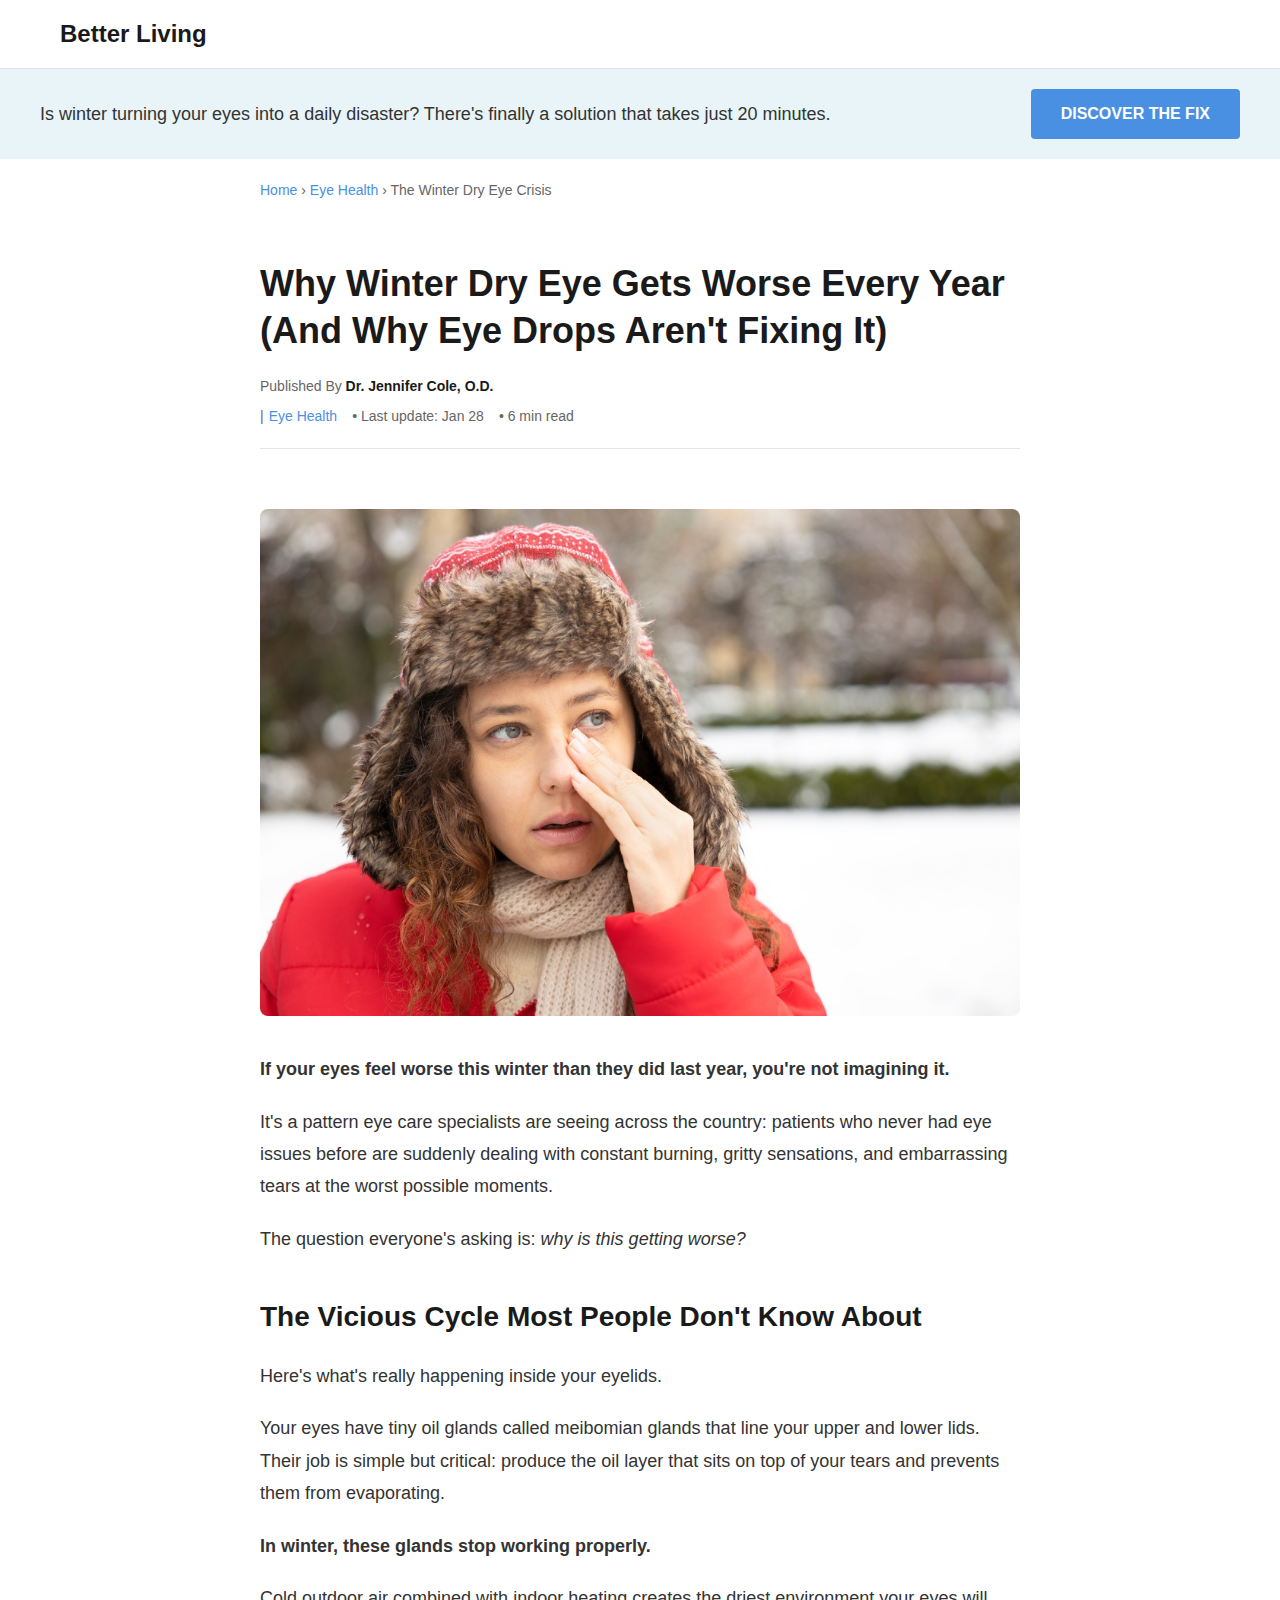
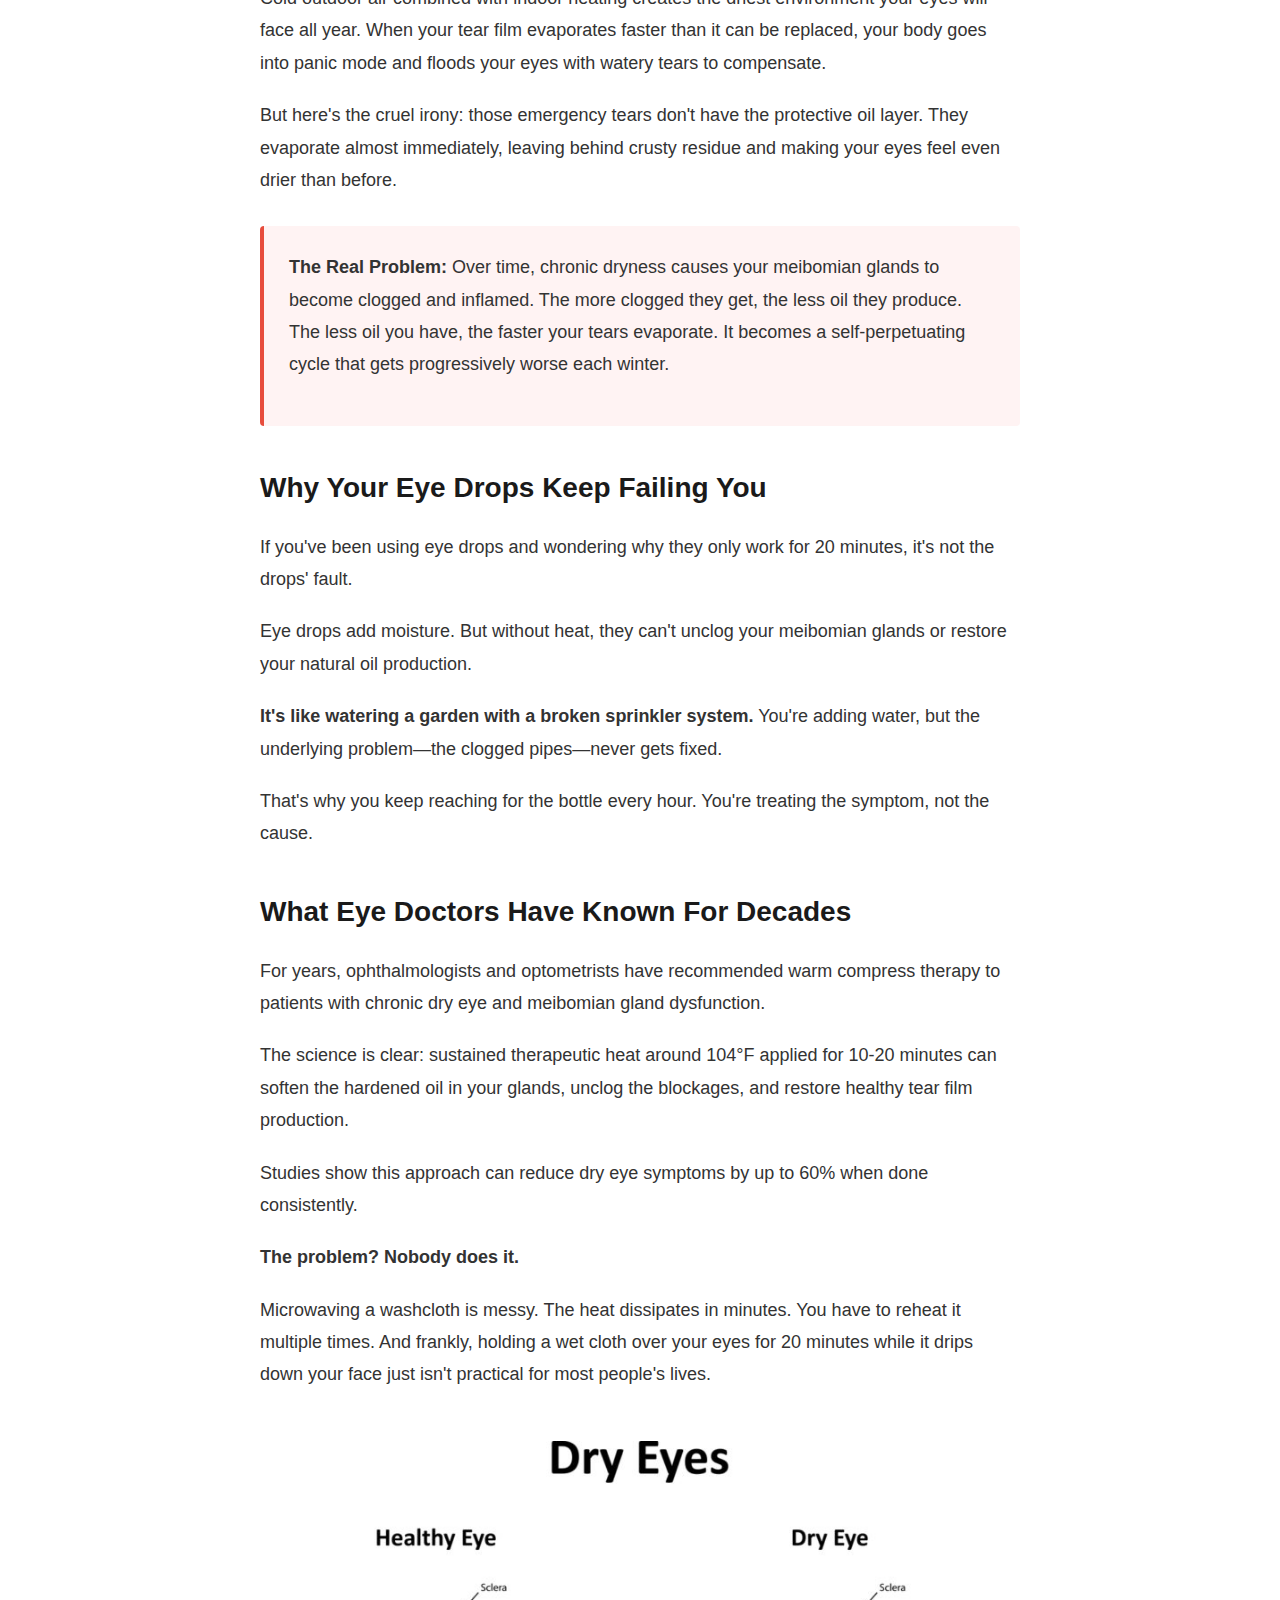
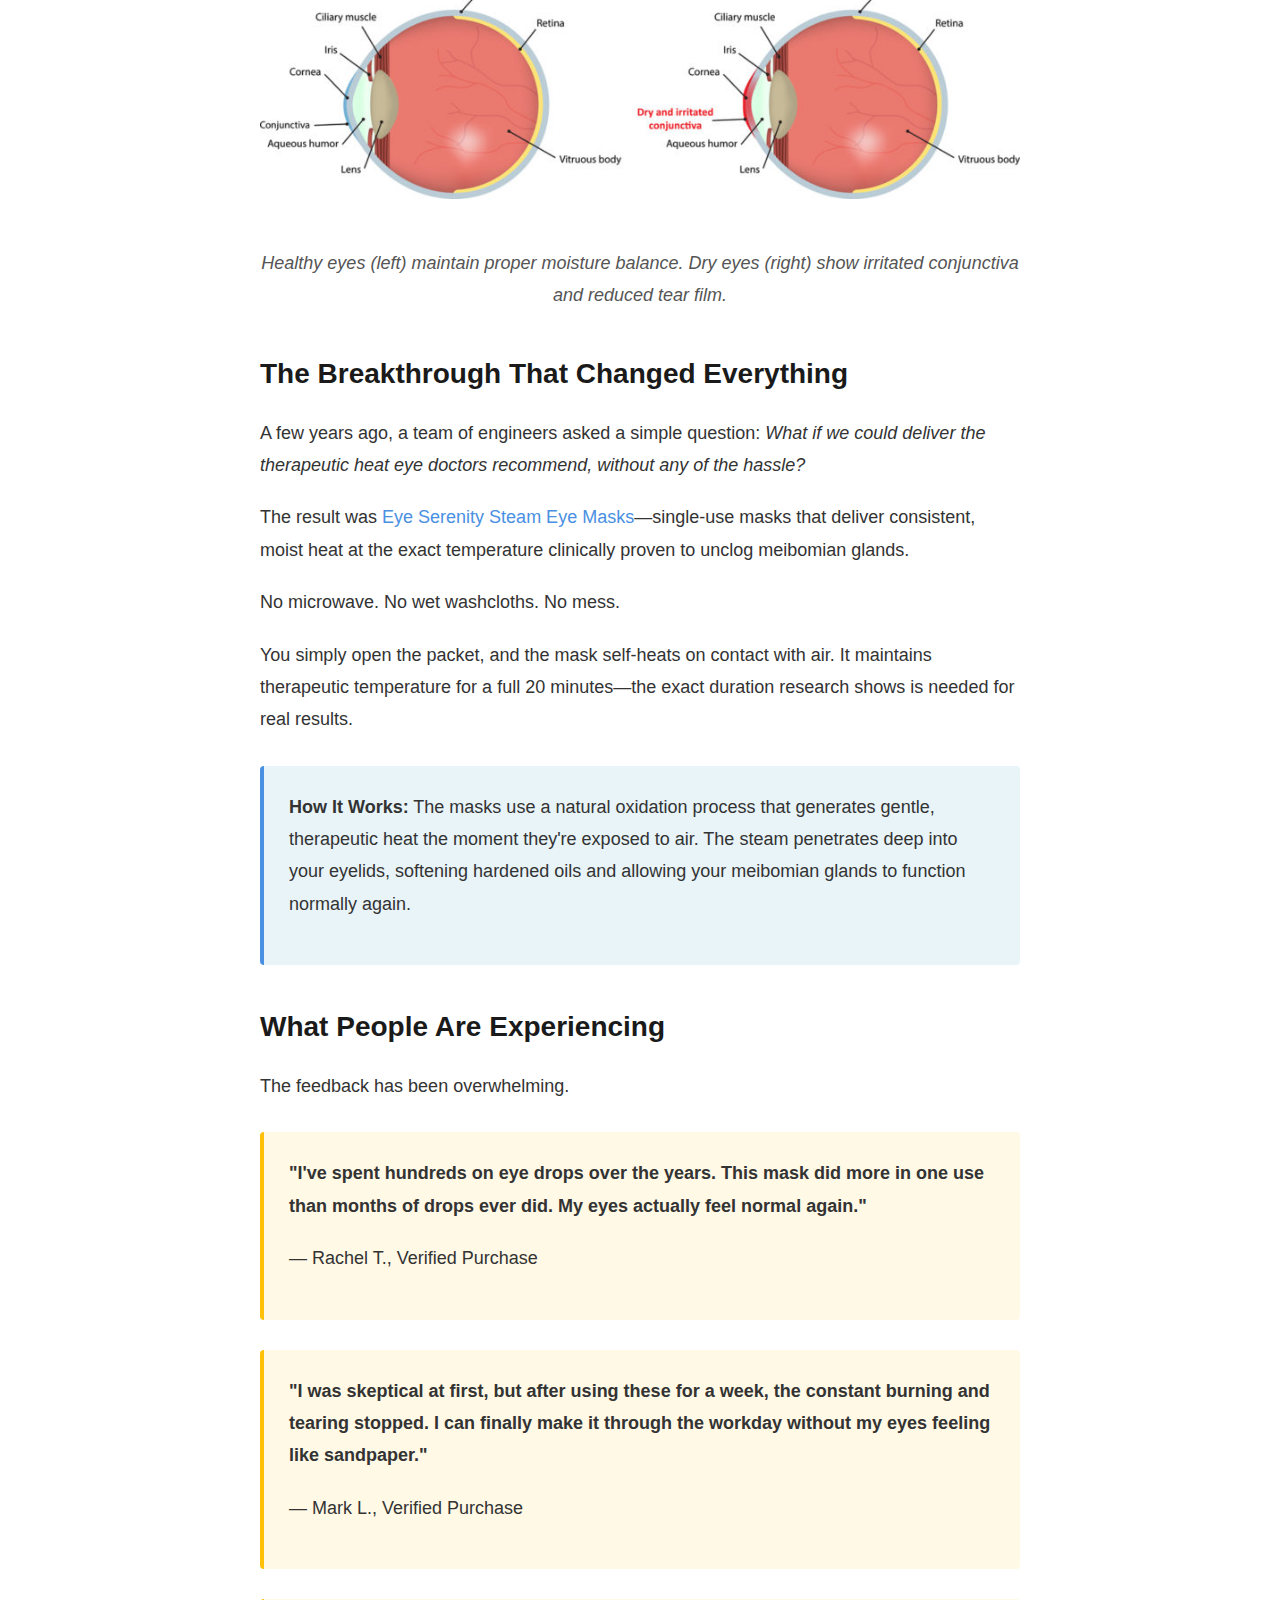
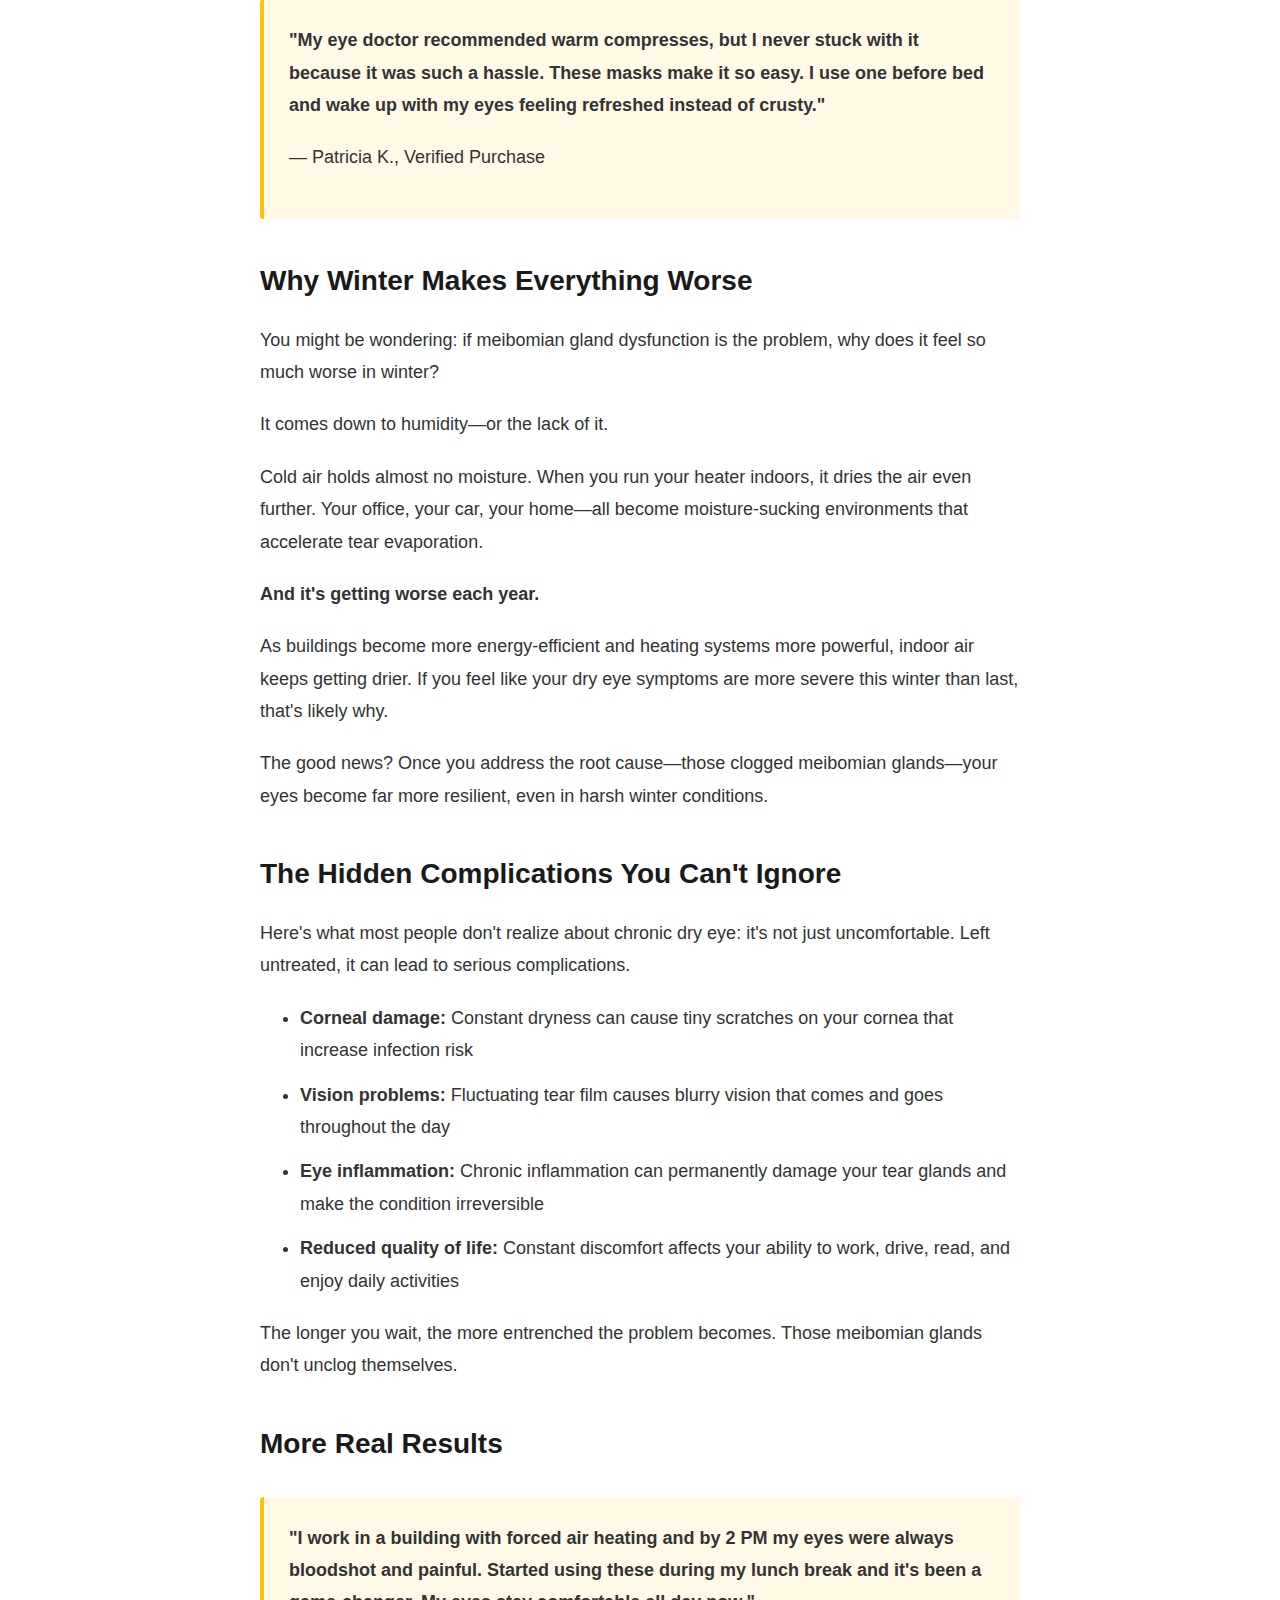
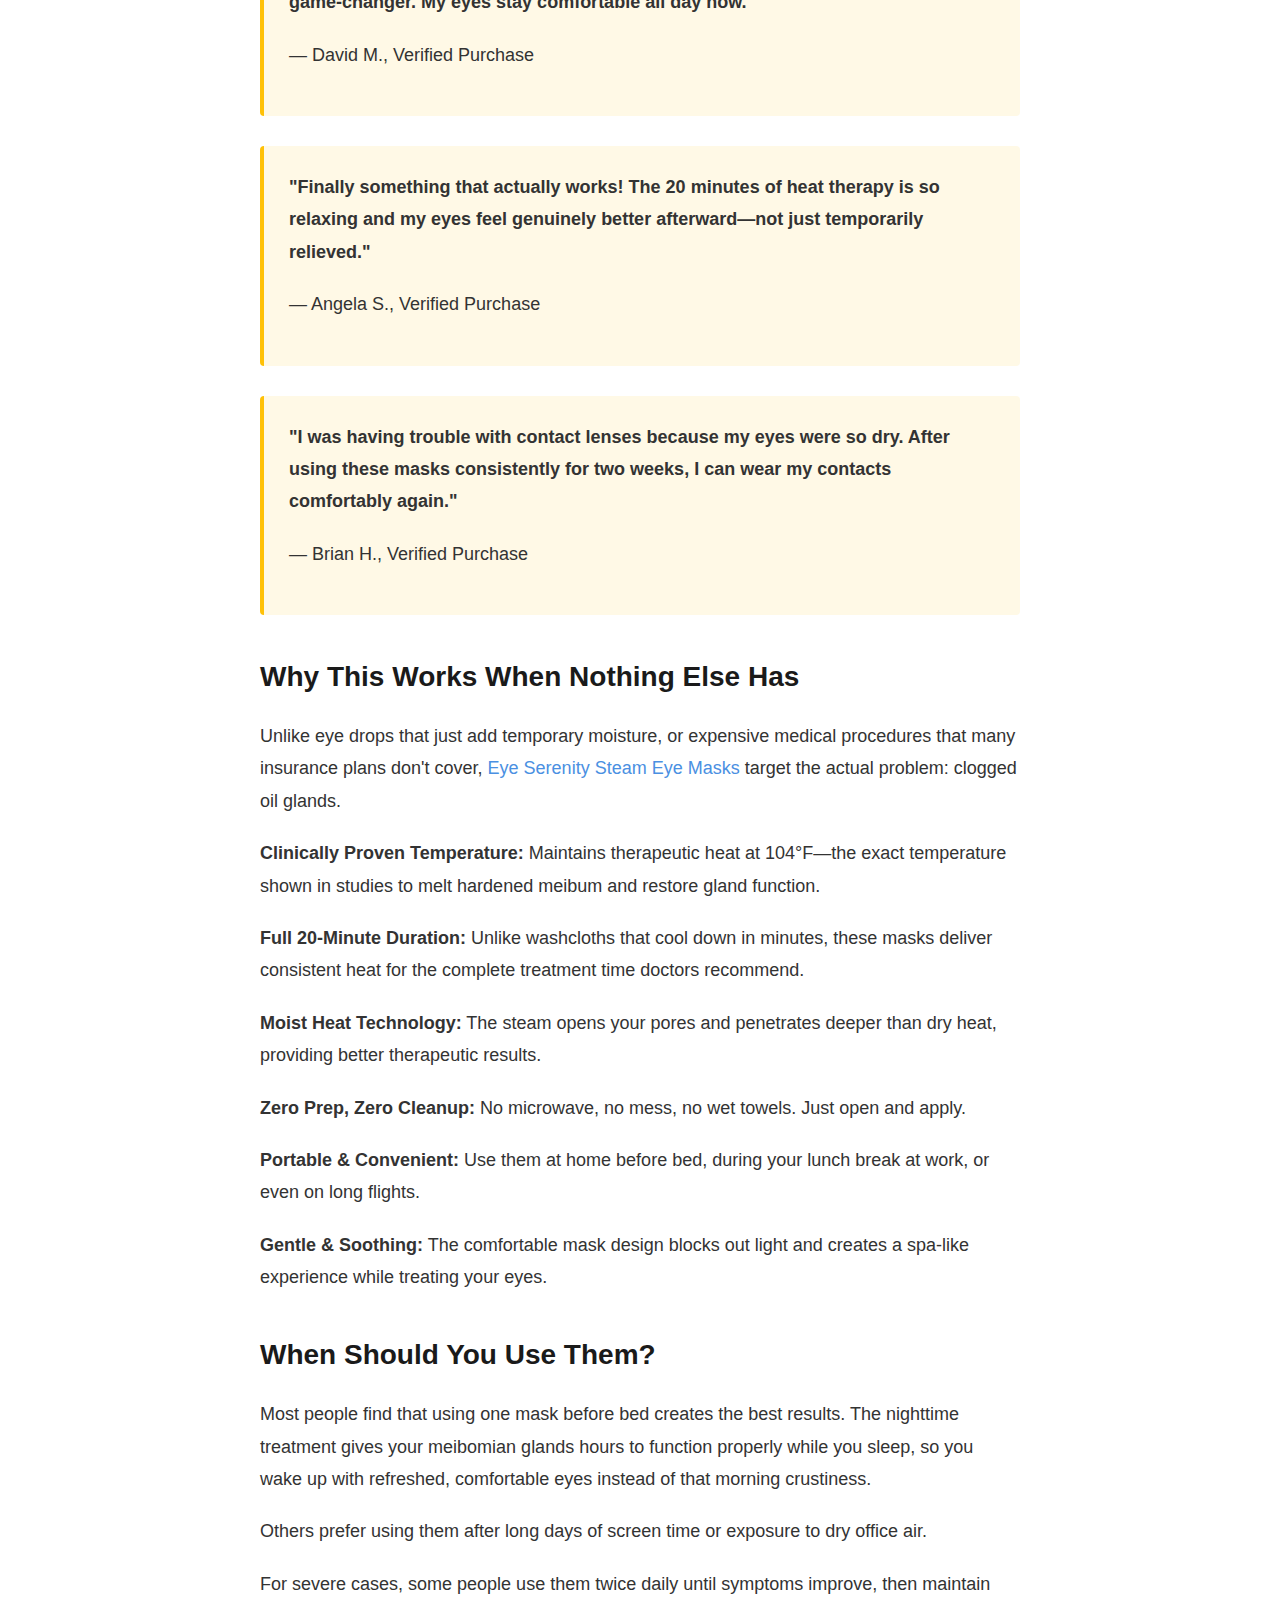
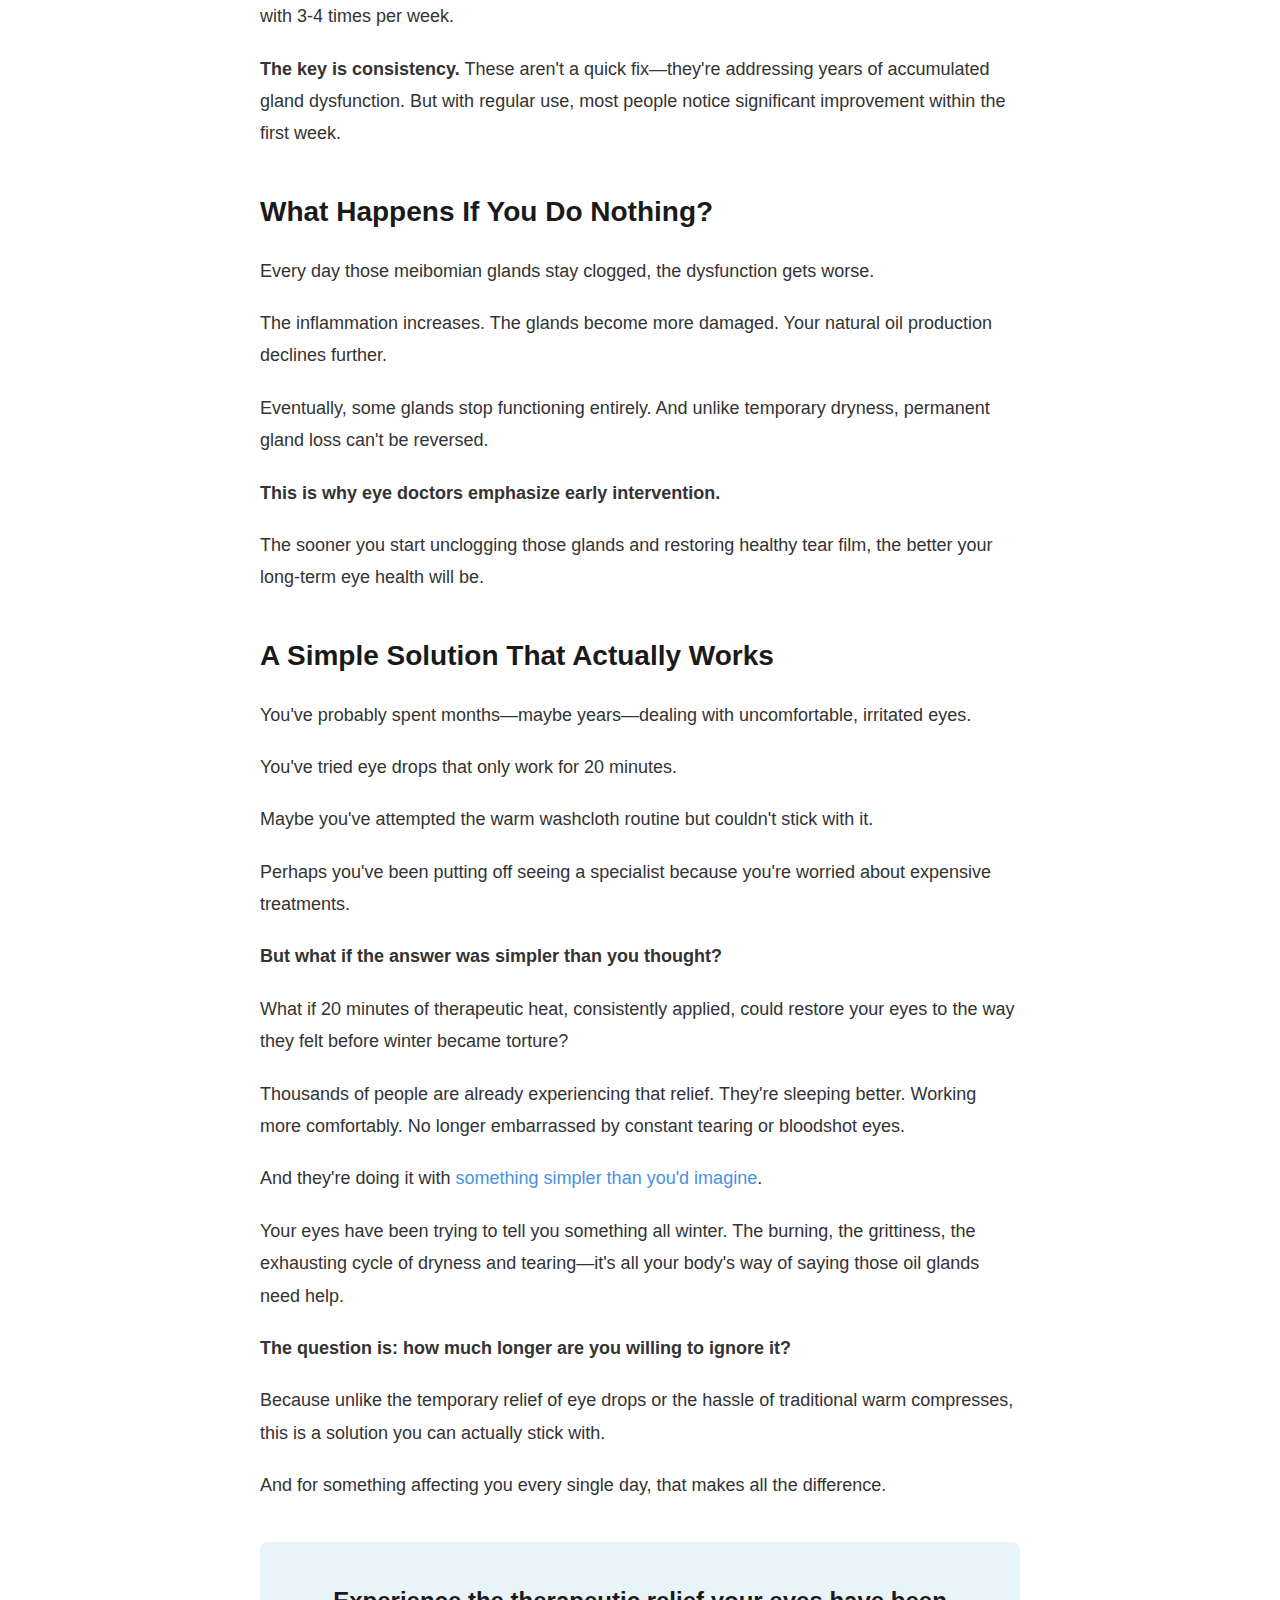
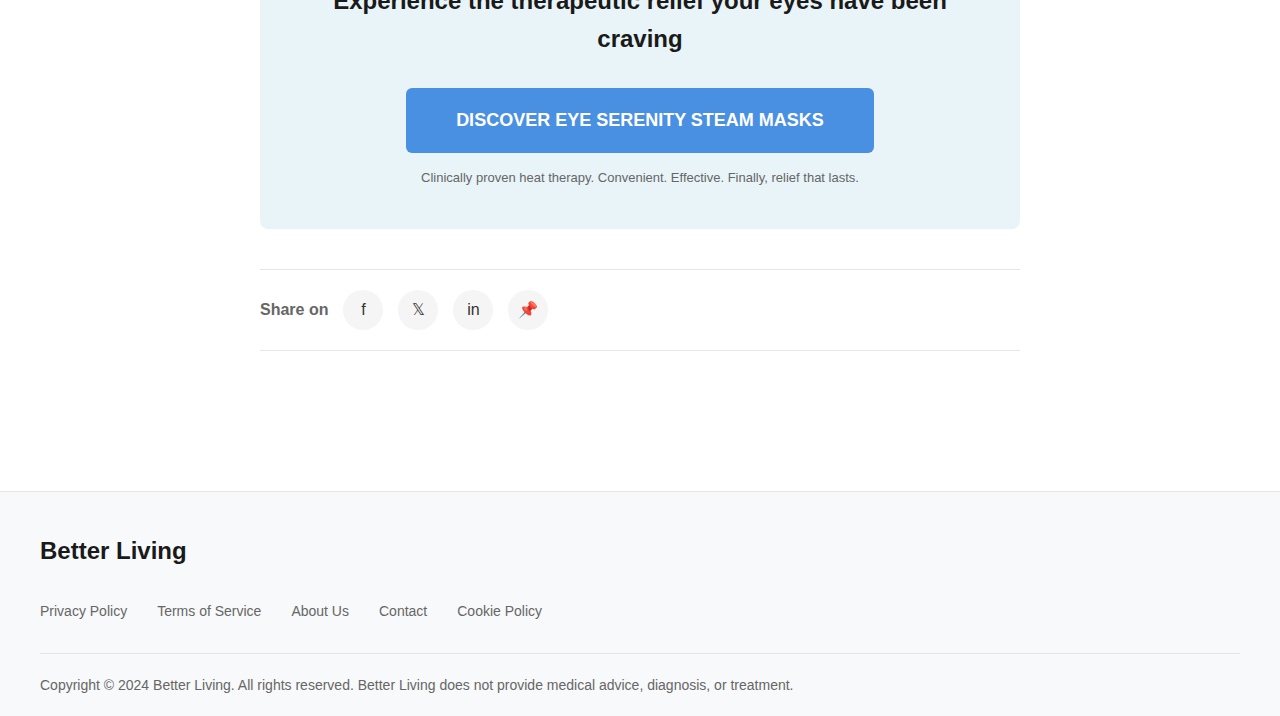
<file: winter/index.html>
<!DOCTYPE html>
<html lang="en">
<head>
    <meta charset="UTF-8">
    <meta name="viewport" content="width=device-width, initial-scale=1.0">
    <title>The Winter Dry Eye Crisis | Better Living</title>
    
    <!-- Meta Pixel Code -->
    <script>
    !function(f,b,e,v,n,t,s)
    {if(f.fbq)return;n=f.fbq=function(){n.callMethod?
    n.callMethod.apply(n,arguments):n.queue.push(arguments)};
    if(!f._fbq)f._fbq=n;n.push=n;n.loaded=!0;n.version='2.0';
    n.queue=[];t=b.createElement(e);t.async=!0;
    t.src=v;s=b.getElementsByTagName(e)[0];
    s.parentNode.insertBefore(t,s)}(window, document,'script',
    'https://connect.facebook.net/en_US/fbevents.js');
    fbq('init', '1229461699139457');
    fbq('track', 'PageView');
    </script>
    <noscript><img height="1" width="1" style="display:none"
    src="https://www.facebook.com/tr?id=1229461699139457&ev=PageView&noscript=1"
    /></noscript>
    <!-- End Meta Pixel Code -->
    
    <style>
        * {
            margin: 0;
            padding: 0;
            box-sizing: border-box;
        }
        
        body {
            font-family: -apple-system, BlinkMacSystemFont, 'Segoe UI', 'Roboto', 'Oxygen', 'Ubuntu', 'Cantarell', sans-serif;
            line-height: 1.6;
            color: #333;
            background: #fff;
        }
        
        /* Header */
        header {
            background: #fff;
            border-bottom: 1px solid #e5e5e5;
            padding: 15px 0;
            position: sticky;
            top: 0;
            z-index: 100;
        }
        
        .header-wrapper {
            max-width: 1200px;
            margin: 0 auto;
            padding: 0 20px;
            display: flex;
            justify-content: space-between;
            align-items: center;
        }
        
        .site-title {
            font-size: 24px;
            font-weight: 600;
            color: #1a1a1a;
            text-decoration: none;
        }
        
        /* Top Banner */
        .top-banner {
            background: #e8f4f8;
            color: #333;
            padding: 20px;
            text-align: center;
        }
        
        .banner-wrapper {
            max-width: 1200px;
            margin: 0 auto;
            display: flex;
            justify-content: space-between;
            align-items: center;
            gap: 20px;
            flex-wrap: wrap;
        }
        
        .top-banner p {
            margin: 0;
            font-size: 18px;
            font-weight: 500;
        }
        
        .banner-btn {
            background: #4a90e2;
            color: white;
            padding: 12px 30px;
            text-decoration: none;
            border-radius: 4px;
            font-weight: 600;
            white-space: nowrap;
            transition: background 0.3s;
        }
        
        .banner-btn:hover {
            background: #357abd;
        }
        
        /* Breadcrumb */
        .breadcrumb {
            max-width: 800px;
            margin: 20px auto;
            padding: 0 20px;
            font-size: 14px;
            color: #666;
        }
        
        .breadcrumb a {
            color: #4a90e2;
            text-decoration: none;
        }
        
        /* Main Article */
        .article-container {
            max-width: 800px;
            margin: 0 auto;
            padding: 40px 20px;
        }
        
        h1 {
            font-size: 36px;
            font-weight: 700;
            line-height: 1.3;
            margin-bottom: 20px;
            color: #1a1a1a;
        }
        
        .article-meta {
            margin-bottom: 30px;
            padding-bottom: 20px;
            border-bottom: 1px solid #e5e5e5;
        }
        
        .meta-author {
            font-size: 14px;
            color: #666;
            margin-bottom: 8px;
        }
        
        .author-name {
            font-weight: 600;
            color: #1a1a1a;
        }
        
        .meta-details {
            display: flex;
            gap: 15px;
            flex-wrap: wrap;
            font-size: 14px;
            color: #666;
        }
        
        .meta-item {
            display: flex;
            align-items: center;
            gap: 5px;
        }
        
        .category-link {
            color: #4a90e2;
            text-decoration: none;
            font-weight: 500;
        }
        
        /* Main Image */
        .main-image {
            width: 100%;
            height: auto;
            border-radius: 8px;
            margin: 30px 0;
        }
        
        /* Article Content */
        .article-content p {
            font-size: 18px;
            line-height: 1.8;
            margin-bottom: 20px;
        }
        
        .article-content h2 {
            font-size: 28px;
            font-weight: 700;
            margin: 40px 0 20px;
            color: #1a1a1a;
        }
        
        .article-content h3 {
            font-size: 22px;
            font-weight: 600;
            margin: 30px 0 15px;
            color: #2a2a2a;
        }
        
        .article-content ul,
        .article-content ol {
            margin: 20px 0 20px 40px;
        }
        
        .article-content li {
            font-size: 18px;
            line-height: 1.8;
            margin-bottom: 12px;
        }
        
        .article-content strong {
            font-weight: 600;
        }
        
        .article-content a {
            color: #4a90e2;
            text-decoration: none;
            font-weight: 500;
        }
        
        .article-content a:hover {
            text-decoration: underline;
        }
        
        /* Highlight Box */
        .highlight-box {
            background: #fff9e6;
            border-left: 4px solid #ffc107;
            padding: 25px;
            margin: 30px 0;
            border-radius: 4px;
        }
        
        /* Alert Box */
        .alert-box {
            background: #fff3f3;
            border-left: 4px solid #e74c3c;
            padding: 25px;
            margin: 30px 0;
            border-radius: 4px;
        }
        
        /* Info Box */
        .info-box {
            background: #e8f4f8;
            border-left: 4px solid #4a90e2;
            padding: 25px;
            margin: 30px 0;
            border-radius: 4px;
        }
        
        /* Image Placeholders */
        .content-image {
            width: 100%;
            height: auto;
            border-radius: 8px;
            margin: 30px 0;
        }
        
        /* CTA Box */
        .cta-box {
            background: #e8f4f8;
            color: #333;
            padding: 40px;
            border-radius: 8px;
            margin: 40px 0;
            text-align: center;
        }
        
        .cta-heading {
            font-size: 24px;
            font-weight: 700;
            margin-bottom: 20px;
            color: #1a1a1a;
        }
        
        .cta-btn {
            display: inline-block;
            background: #4a90e2;
            color: white;
            padding: 18px 50px;
            font-size: 18px;
            font-weight: 700;
            text-decoration: none;
            border-radius: 6px;
            transition: background 0.3s;
            margin-top: 10px;
        }
        
        .cta-btn:hover {
            background: #357abd;
        }
        
        .cta-disclaimer {
            margin-top: 15px;
            font-size: 13px;
            color: #666;
        }
        
        /* Social Share */
        .social-share {
            display: flex;
            align-items: center;
            gap: 15px;
            padding: 20px 0;
            border-top: 1px solid #e5e5e5;
            border-bottom: 1px solid #e5e5e5;
            margin: 40px 0;
        }
        
        .social-share span {
            font-weight: 600;
            color: #666;
        }
        
        .social-icon {
            width: 40px;
            height: 40px;
            display: flex;
            align-items: center;
            justify-content: center;
            background: #f5f5f5;
            border-radius: 50%;
            color: #333;
            text-decoration: none;
            transition: background 0.3s;
        }
        
        .social-icon:hover {
            background: #4a90e2;
            color: white;
        }
        
        /* Footer */
        footer {
            background: #f8f9fa;
            padding: 40px 20px 20px;
            margin-top: 60px;
            border-top: 1px solid #e5e5e5;
        }
        
        .footer-wrapper {
            max-width: 1200px;
            margin: 0 auto;
        }
        
        .footer-logo {
            font-size: 24px;
            font-weight: 600;
            color: #1a1a1a;
            margin-bottom: 30px;
        }
        
        .footer-links {
            display: flex;
            gap: 30px;
            flex-wrap: wrap;
            margin-bottom: 30px;
        }
        
        .footer-links a {
            color: #666;
            text-decoration: none;
            font-size: 14px;
        }
        
        .footer-links a:hover {
            color: #4a90e2;
        }
        
        .copyright {
            padding-top: 20px;
            border-top: 1px solid #e5e5e5;
            font-size: 14px;
            color: #666;
            display: flex;
            justify-content: space-between;
            flex-wrap: wrap;
            gap: 20px;
        }
        
        /* Responsive */
        @media (max-width: 768px) {
            h1 {
                font-size: 28px;
            }
            
            .article-content p,
            .article-content li {
                font-size: 16px;
            }
            
            .article-content h2 {
                font-size: 24px;
            }
            
            .banner-wrapper {
                text-align: center;
                justify-content: center;
            }
            
            .copyright {
                flex-direction: column;
            }
        }
    </style>
</head>
<body>
    <!-- Header -->
    <header>
        <div class="header-wrapper">
            <a href="#" class="site-title">Better Living</a>
        </div>
    </header>

    <!-- Top Banner -->
    <div class="top-banner">
        <div class="banner-wrapper">
            <p>Is winter turning your eyes into a daily disaster? There's finally a solution that takes just 20 minutes.</p>
            <a href="https://go.atlascreative.org/cf/click/1" class="banner-btn">DISCOVER THE FIX</a>
        </div>
    </div>

    <!-- Breadcrumb -->
    <div class="breadcrumb">
        <a href="#">Home</a> › <a href="#">Eye Health</a> › The Winter Dry Eye Crisis
    </div>

    <!-- Main Article -->
    <article class="article-container">
        <h1>Why Winter Dry Eye Gets Worse Every Year (And Why Eye Drops Aren't Fixing It)</h1>
        
        <div class="article-meta">
            <div class="meta-author">
                <span>Published By</span> <span class="author-name">Dr. Jennifer Cole, O.D.</span>
            </div>
            <div class="meta-details">
                <span class="meta-item">| <a href="#" class="category-link">Eye Health</a></span>
                <span class="meta-item">• Last update: Jan 28</span>
                <span class="meta-item">• 6 min read</span>
            </div>
        </div>

        <a href="https://go.atlascreative.org/cf/click/1">
            <img src="assets/hero-image.jpg" alt="Woman rubbing dry irritated eyes in winter" class="main-image">
        </a>

        <div class="article-content">
            <p><strong>If your eyes feel worse this winter than they did last year, you're not imagining it.</strong></p>

            <p>It's a pattern eye care specialists are seeing across the country: patients who never had eye issues before are suddenly dealing with constant burning, gritty sensations, and embarrassing tears at the worst possible moments.</p>

            <p>The question everyone's asking is: <em>why is this getting worse?</em></p>

            <h2>The Vicious Cycle Most People Don't Know About</h2>

            <p>Here's what's really happening inside your eyelids.</p>

            <p>Your eyes have tiny oil glands called meibomian glands that line your upper and lower lids. Their job is simple but critical: produce the oil layer that sits on top of your tears and prevents them from evaporating.</p>

            <p><strong>In winter, these glands stop working properly.</strong></p>

            <p>Cold outdoor air combined with indoor heating creates the driest environment your eyes will face all year. When your tear film evaporates faster than it can be replaced, your body goes into panic mode and floods your eyes with watery tears to compensate.</p>

            <p>But here's the cruel irony: those emergency tears don't have the protective oil layer. They evaporate almost immediately, leaving behind crusty residue and making your eyes feel even drier than before.</p>

            <div class="alert-box">
                <p><strong>The Real Problem:</strong> Over time, chronic dryness causes your meibomian glands to become clogged and inflamed. The more clogged they get, the less oil they produce. The less oil you have, the faster your tears evaporate. It becomes a self-perpetuating cycle that gets progressively worse each winter.</p>
            </div>

            <h2>Why Your Eye Drops Keep Failing You</h2>

            <p>If you've been using eye drops and wondering why they only work for 20 minutes, it's not the drops' fault.</p>

            <p>Eye drops add moisture. But without heat, they can't unclog your meibomian glands or restore your natural oil production.</p>

            <p><strong>It's like watering a garden with a broken sprinkler system.</strong> You're adding water, but the underlying problem—the clogged pipes—never gets fixed.</p>

            <p>That's why you keep reaching for the bottle every hour. You're treating the symptom, not the cause.</p>

            <h2>What Eye Doctors Have Known For Decades</h2>

            <p>For years, ophthalmologists and optometrists have recommended warm compress therapy to patients with chronic dry eye and meibomian gland dysfunction.</p>

            <p>The science is clear: sustained therapeutic heat around 104°F applied for 10-20 minutes can soften the hardened oil in your glands, unclog the blockages, and restore healthy tear film production.</p>

            <p>Studies show this approach can reduce dry eye symptoms by up to 60% when done consistently.</p>

            <p><strong>The problem? Nobody does it.</strong></p>

            <p>Microwaving a washcloth is messy. The heat dissipates in minutes. You have to reheat it multiple times. And frankly, holding a wet cloth over your eyes for 20 minutes while it drips down your face just isn't practical for most people's lives.</p>

            <img src="assets/diagram-image.jpg" alt="Comparison of healthy eye vs dry eye anatomy" class="content-image">
            <p style="text-align:center; font-style:italic; color:#555; margin-top: 10px;">Healthy eyes (left) maintain proper moisture balance. Dry eyes (right) show irritated conjunctiva and reduced tear film.</p>

            <h2>The Breakthrough That Changed Everything</h2>

            <p>A few years ago, a team of engineers asked a simple question: <em>What if we could deliver the therapeutic heat eye doctors recommend, without any of the hassle?</em></p>

            <p>The result was <strong><a href="https://go.atlascreative.org/cf/click/1">Eye Serenity Steam Eye Masks</a></strong>—single-use masks that deliver consistent, moist heat at the exact temperature clinically proven to unclog meibomian glands.</p>

            <p>No microwave. No wet washcloths. No mess.</p>

            <p>You simply open the packet, and the mask self-heats on contact with air. It maintains therapeutic temperature for a full 20 minutes—the exact duration research shows is needed for real results.</p>

            <div class="info-box">
                <p><strong>How It Works:</strong> The masks use a natural oxidation process that generates gentle, therapeutic heat the moment they're exposed to air. The steam penetrates deep into your eyelids, softening hardened oils and allowing your meibomian glands to function normally again.</p>
            </div>

            <h2>What People Are Experiencing</h2>

            <p>The feedback has been overwhelming.</p>

            <div class="highlight-box">
                <p><strong>"I've spent hundreds on eye drops over the years. This mask did more in one use than months of drops ever did. My eyes actually feel normal again."</strong></p>
                <p style="margin-top: 10px;">— Rachel T., Verified Purchase</p>
            </div>

            <div class="highlight-box">
                <p><strong>"I was skeptical at first, but after using these for a week, the constant burning and tearing stopped. I can finally make it through the workday without my eyes feeling like sandpaper."</strong></p>
                <p style="margin-top: 10px;">— Mark L., Verified Purchase</p>
            </div>

            <div class="highlight-box">
                <p><strong>"My eye doctor recommended warm compresses, but I never stuck with it because it was such a hassle. These masks make it so easy. I use one before bed and wake up with my eyes feeling refreshed instead of crusty."</strong></p>
                <p style="margin-top: 10px;">— Patricia K., Verified Purchase</p>
            </div>

            <h2>Why Winter Makes Everything Worse</h2>

            <p>You might be wondering: if meibomian gland dysfunction is the problem, why does it feel so much worse in winter?</p>

            <p>It comes down to humidity—or the lack of it.</p>

            <p>Cold air holds almost no moisture. When you run your heater indoors, it dries the air even further. Your office, your car, your home—all become moisture-sucking environments that accelerate tear evaporation.</p>

            <p><strong>And it's getting worse each year.</strong></p>

            <p>As buildings become more energy-efficient and heating systems more powerful, indoor air keeps getting drier. If you feel like your dry eye symptoms are more severe this winter than last, that's likely why.</p>

            <p>The good news? Once you address the root cause—those clogged meibomian glands—your eyes become far more resilient, even in harsh winter conditions.</p>

            <h2>The Hidden Complications You Can't Ignore</h2>

            <p>Here's what most people don't realize about chronic dry eye: it's not just uncomfortable. Left untreated, it can lead to serious complications.</p>

            <ul>
                <li><strong>Corneal damage:</strong> Constant dryness can cause tiny scratches on your cornea that increase infection risk</li>
                <li><strong>Vision problems:</strong> Fluctuating tear film causes blurry vision that comes and goes throughout the day</li>
                <li><strong>Eye inflammation:</strong> Chronic inflammation can permanently damage your tear glands and make the condition irreversible</li>
                <li><strong>Reduced quality of life:</strong> Constant discomfort affects your ability to work, drive, read, and enjoy daily activities</li>
            </ul>

            <p>The longer you wait, the more entrenched the problem becomes. Those meibomian glands don't unclog themselves.</p>

            <h2>More Real Results</h2>

            <div class="highlight-box">
                <p><strong>"I work in a building with forced air heating and by 2 PM my eyes were always bloodshot and painful. Started using these during my lunch break and it's been a game-changer. My eyes stay comfortable all day now."</strong></p>
                <p style="margin-top: 10px;">— David M., Verified Purchase</p>
            </div>

            <div class="highlight-box">
                <p><strong>"Finally something that actually works! The 20 minutes of heat therapy is so relaxing and my eyes feel genuinely better afterward—not just temporarily relieved."</strong></p>
                <p style="margin-top: 10px;">— Angela S., Verified Purchase</p>
            </div>

            <div class="highlight-box">
                <p><strong>"I was having trouble with contact lenses because my eyes were so dry. After using these masks consistently for two weeks, I can wear my contacts comfortably again."</strong></p>
                <p style="margin-top: 10px;">— Brian H., Verified Purchase</p>
            </div>

            <h2>Why This Works When Nothing Else Has</h2>

            <p>Unlike eye drops that just add temporary moisture, or expensive medical procedures that many insurance plans don't cover, <a href="https://go.atlascreative.org/cf/click/1">Eye Serenity Steam Eye Masks</a> target the actual problem: clogged oil glands.</p>

            <p><strong>Clinically Proven Temperature:</strong> Maintains therapeutic heat at 104°F—the exact temperature shown in studies to melt hardened meibum and restore gland function.</p>

            <p><strong>Full 20-Minute Duration:</strong> Unlike washcloths that cool down in minutes, these masks deliver consistent heat for the complete treatment time doctors recommend.</p>

            <p><strong>Moist Heat Technology:</strong> The steam opens your pores and penetrates deeper than dry heat, providing better therapeutic results.</p>

            <p><strong>Zero Prep, Zero Cleanup:</strong> No microwave, no mess, no wet towels. Just open and apply.</p>

            <p><strong>Portable & Convenient:</strong> Use them at home before bed, during your lunch break at work, or even on long flights.</p>

            <p><strong>Gentle & Soothing:</strong> The comfortable mask design blocks out light and creates a spa-like experience while treating your eyes.</p>

            <h2>When Should You Use Them?</h2>

            <p>Most people find that using one mask before bed creates the best results. The nighttime treatment gives your meibomian glands hours to function properly while you sleep, so you wake up with refreshed, comfortable eyes instead of that morning crustiness.</p>

            <p>Others prefer using them after long days of screen time or exposure to dry office air.</p>

            <p>For severe cases, some people use them twice daily until symptoms improve, then maintain with 3-4 times per week.</p>

            <p><strong>The key is consistency.</strong> These aren't a quick fix—they're addressing years of accumulated gland dysfunction. But with regular use, most people notice significant improvement within the first week.</p>

            <h2>What Happens If You Do Nothing?</h2>

            <p>Every day those meibomian glands stay clogged, the dysfunction gets worse.</p>

            <p>The inflammation increases. The glands become more damaged. Your natural oil production declines further.</p>

            <p>Eventually, some glands stop functioning entirely. And unlike temporary dryness, permanent gland loss can't be reversed.</p>

            <p><strong>This is why eye doctors emphasize early intervention.</strong></p>

            <p>The sooner you start unclogging those glands and restoring healthy tear film, the better your long-term eye health will be.</p>

            <h2>A Simple Solution That Actually Works</h2>

            <p>You've probably spent months—maybe years—dealing with uncomfortable, irritated eyes.</p>

            <p>You've tried eye drops that only work for 20 minutes.</p>

            <p>Maybe you've attempted the warm washcloth routine but couldn't stick with it.</p>

            <p>Perhaps you've been putting off seeing a specialist because you're worried about expensive treatments.</p>

            <p><strong>But what if the answer was simpler than you thought?</strong></p>

            <p>What if 20 minutes of therapeutic heat, consistently applied, could restore your eyes to the way they felt before winter became torture?</p>

            <p>Thousands of people are already experiencing that relief. They're sleeping better. Working more comfortably. No longer embarrassed by constant tearing or bloodshot eyes.</p>

            <p>And they're doing it with <a href="https://go.atlascreative.org/cf/click/1">something simpler than you'd imagine</a>.</p>

            <p>Your eyes have been trying to tell you something all winter. The burning, the grittiness, the exhausting cycle of dryness and tearing—it's all your body's way of saying those oil glands need help.</p>

            <p><strong>The question is: how much longer are you willing to ignore it?</strong></p>

            <p>Because unlike the temporary relief of eye drops or the hassle of traditional warm compresses, this is a solution you can actually stick with.</p>

            <p>And for something affecting you every single day, that makes all the difference.</p>
        </div>

        <!-- CTA -->
        <div class="cta-box">
            <div class="cta-heading">Experience the therapeutic relief your eyes have been craving</div>
            <a href="https://go.atlascreative.org/cf/click/1" class="cta-btn">DISCOVER EYE SERENITY STEAM MASKS</a>
            <div class="cta-disclaimer">Clinically proven heat therapy. Convenient. Effective. Finally, relief that lasts.</div>
        </div>

        <!-- Social Share -->
        <div class="social-share">
            <span>Share on</span>
            <a href="#" class="social-icon">f</a>
            <a href="#" class="social-icon">𝕏</a>
            <a href="#" class="social-icon">in</a>
            <a href="#" class="social-icon">📌</a>
        </div>
    </article>

    <!-- Footer -->
    <footer>
        <div class="footer-wrapper">
            <div class="footer-logo">Better Living</div>
            
            <div class="footer-links">
                <a href="#">Privacy Policy</a>
                <a href="#">Terms of Service</a>
                <a href="#">About Us</a>
                <a href="#">Contact</a>
                <a href="#">Cookie Policy</a>
            </div>
            
            <div class="copyright">
                <div>
                    <p>Copyright © 2024 Better Living. All rights reserved. Better Living does not provide medical advice, diagnosis, or treatment.</p>
                </div>
            </div>
        </div>
    </footer>
</body>
</html>
</file>
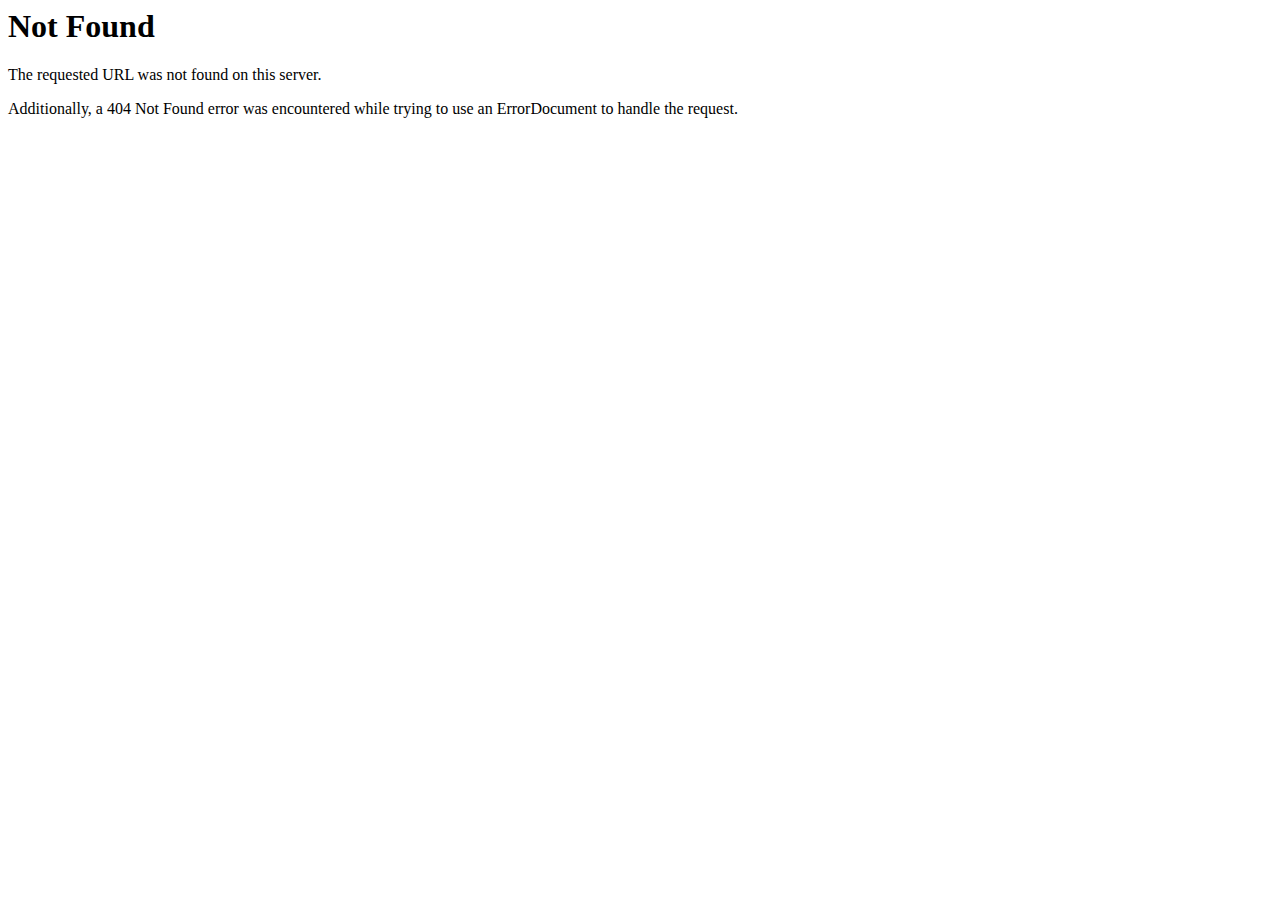
<file: consumerbuzzreport.com/fluffcovmel/window.location.html>
<!DOCTYPE HTML PUBLIC "-//IETF//DTD HTML 2.0//EN">
<html><head>
<title>404 Not Found</title>
</head><body>
<h1>Not Found</h1>
<p>The requested URL was not found on this server.</p>
<p>Additionally, a 404 Not Found
error was encountered while trying to use an ErrorDocument to handle the request.</p>
</body></html>
</file>
